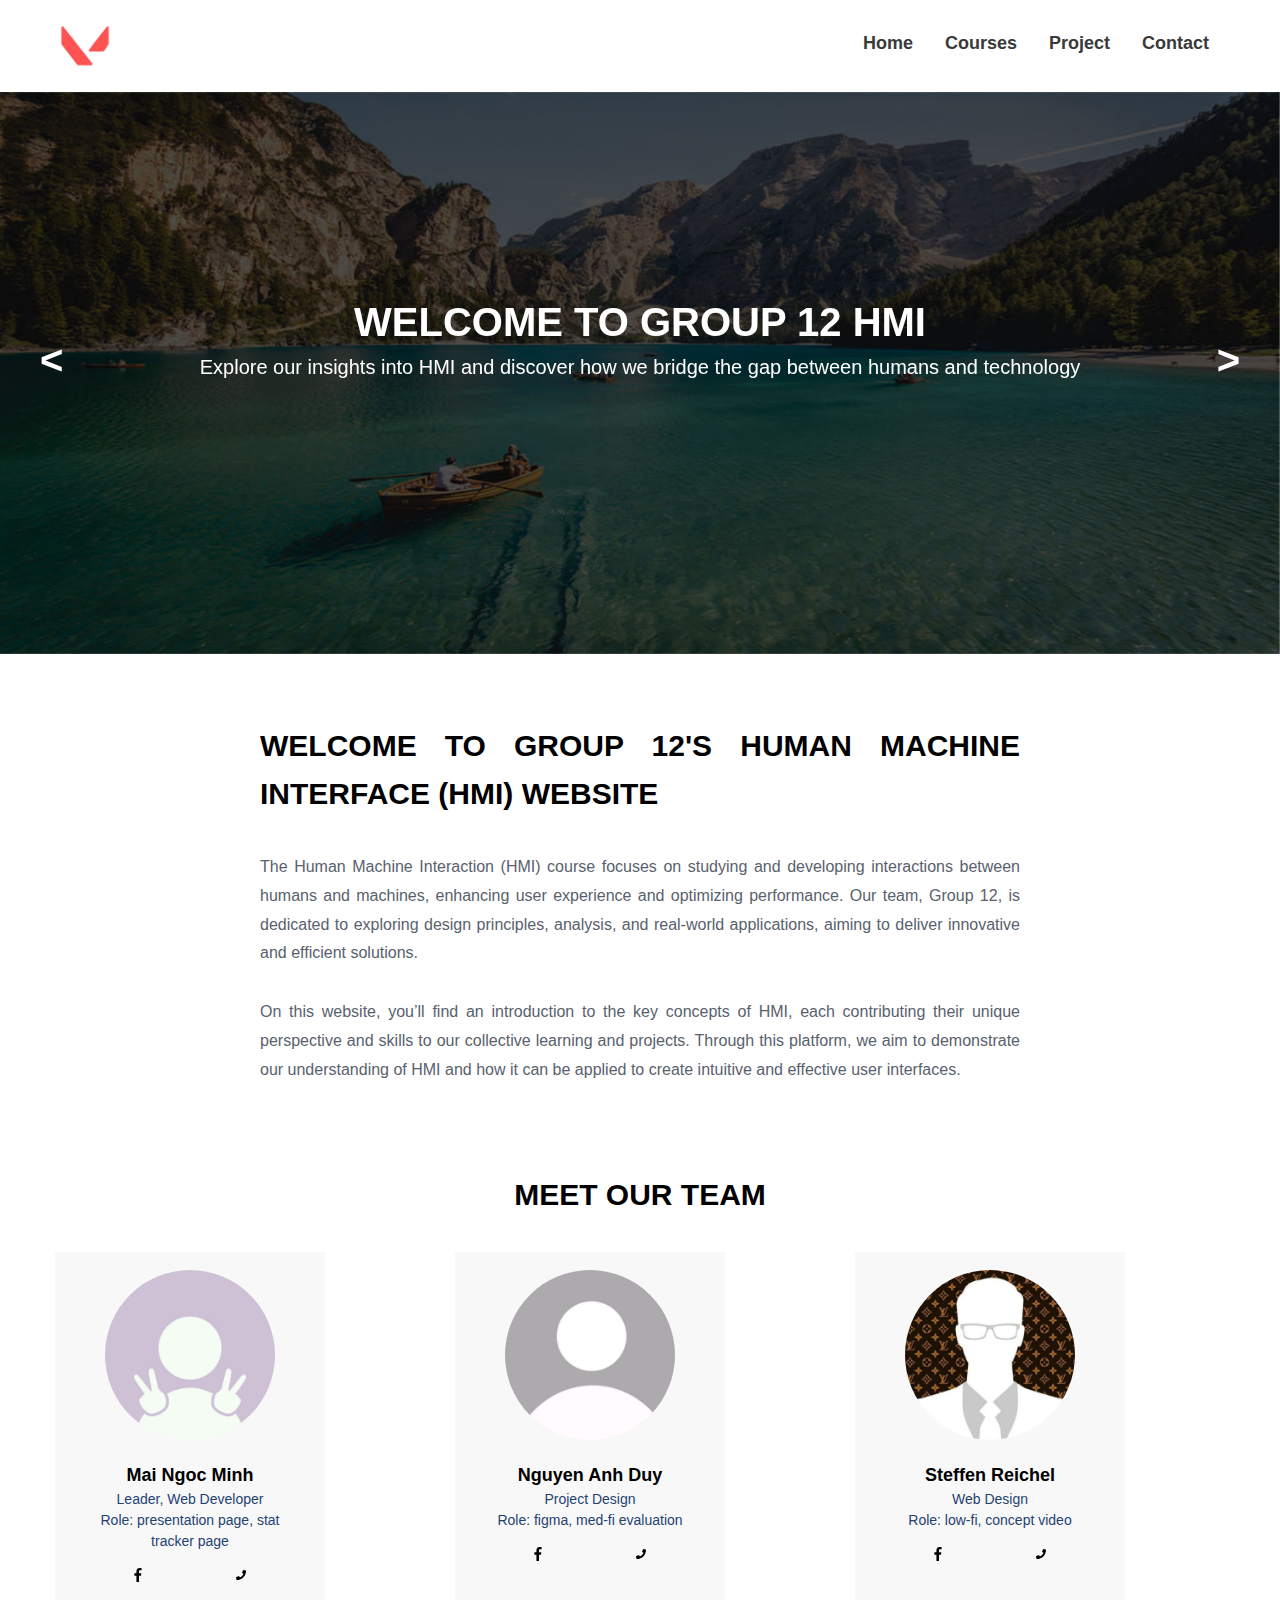
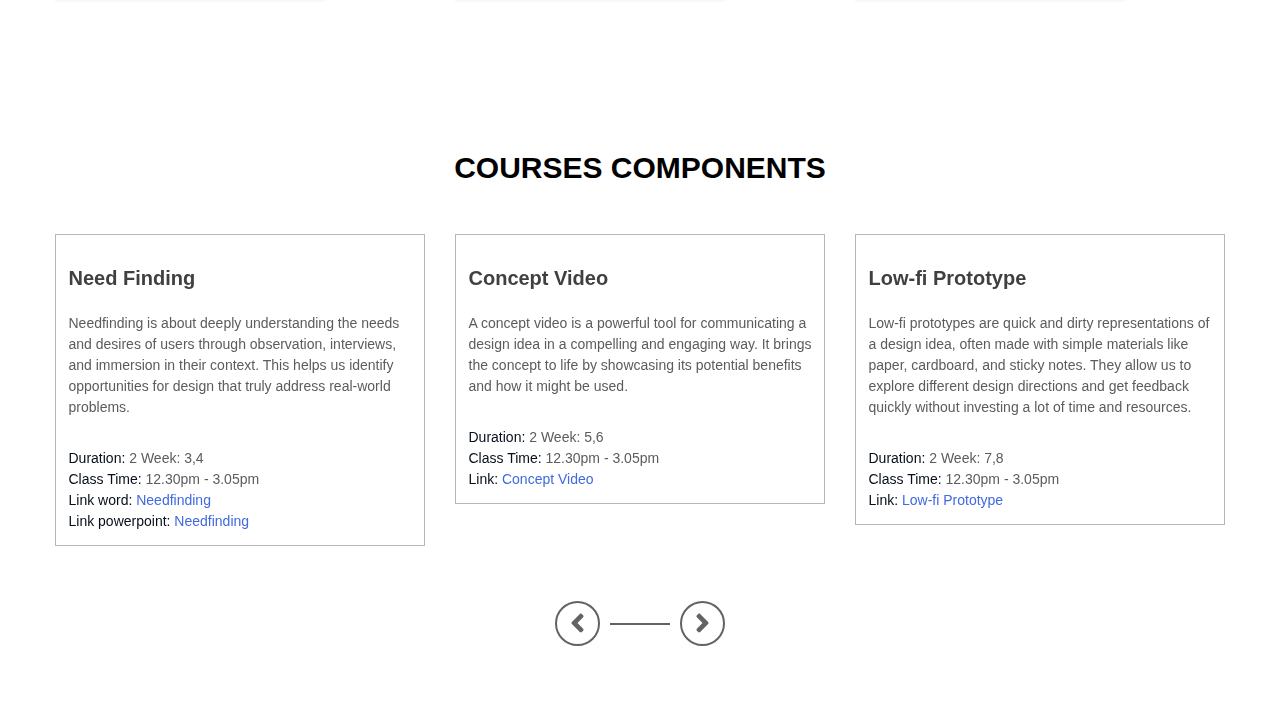
<file: index.html>
<!DOCTYPE html>
<html>
<head>
	<title>Presentation Page</title>
	<meta name="viewport" content="width=device-width">
	<meta name="viewport" content="width=device-width, initial-scale=1.0">
	<link rel="stylesheet" type="text/css" href="css/all.css">
	<link rel="stylesheet" type="text/css" href="css/all.min.css">
	<link rel="stylesheet" type="text/css" href="css/flexslider.css">
	<link rel="stylesheet" type="text/css" href="css/owl.carousel.css">
	<link rel="stylesheet" type="text/css" href="css/owl.theme.default.css">
	<link rel="stylesheet" type="text/css" href="css/jquery.rateyo.css"/>
	<link rel="stylesheet" type="text/css" href="css/jquery.mmenu.all.css" />
	<link rel="stylesheet" type="text/css" href="inner-page-style.css">
	<link rel="stylesheet" type="text/css" href="style.css">
</head>
<body itemscope itemtype="http://schema.org/AboutPage">
	<div id="page" class="site">
		<header class="site-header">
			<!-- Top header Close -->
			<div class="main-header">
				<div class="container">
					<div class="logo-wrap">
						<img src="images/logo.jpg" alt="Logo Image">
					</div>
					<div class="nav-wrap">	
						<nav class="nav-desktop">
							<ul class="menu-list">
								<li><a href="#">Home</a></li>
								<li><a href="">Courses</a></li>
								<li><a href="Final/login/index.html">Project</a></li>
								<li><a href="">Contact</a></li>
							</ul>
						</nav>
						<div id="bar">
							<i class="fas fa-bars"></i>
						</div>
						<div id="close">
							<i class="fas fa-times"></i>
						</div>
					</div>
				</div>
			</div>
		</header>
		<!-- Header Close -->
		<div class="banner">
			<div class="owl-four owl-carousel">
				<img src="images/page-banner.jpg" alt="Image of Bannner">
				<img src="images/page-banner2.jpg" alt="Image of Bannner">
				<img src="images/page-banner3.jpg" alt="Image of Bannner">
			</div>
			<div class="container">
				<h1>welcome to group 12 HMI</h1>
				<h3>Explore our insights into HMI and discover how we bridge the gap between humans and technology</h3>
			</div>
			 <div id="owl-four-nav" class="owl-nav"></div>
		</div>


		<section class="about-upper-section" itemprop="mainContentofPage">
			<div class="container">
				<article class="who-we-are">
					<h2 class="top-heading">Welcome to Group 12's Human Machine Interface (HMI) Website</h2>
					<p>The Human Machine Interaction (HMI) course focuses on studying and developing interactions between humans and machines, enhancing user experience and optimizing performance. Our team, Group 12, is dedicated to exploring design principles, analysis, and real-world applications, aiming to deliver innovative and efficient solutions.</p>
					<p>On this website, you’ll find an introduction to the key concepts of HMI, each contributing their unique perspective and skills to our collective learning and projects. Through this platform, we aim to demonstrate our understanding of HMI and how it can be applied to create intuitive and effective user interfaces.</p>
				</article>
			</div>
		</section>

		<section class="team-members" itemprop="contributor">
			<div class="container">
				<h2 class="top-heading">meet our team</h2>
				<article class="developer-grid">
					<div class="developer-wrap">
						<img src="images/avatar-trang-2.jpg" alt="developer images">
						<h3>Mai Ngoc Minh</h3>
						<p>Leader, Web Developer</p>
						<p>Role: presentation page, stat tracker page</p>
						<ul>
							<li><a href="https://www.facebook.com/MinHu64/" target="_blank"><i class="fab fa-facebook-f"></i></a></li>
							<a href="tel:+84932256317"><i class="fas fa-phone"></i></a>
						</ul>
					</div>

					<div class="developer-wrap">
						<img src="images/avatar-trang-4.jpg" alt="developer images">
						<h3>Nguyen Anh Duy</h3>
						<p>Project Design</p>
						<p>Role: figma, med-fi evaluation</p>
						<ul>
							<li><a href=""><i class="fab fa-facebook-f"></i></a></li>
							<a href="tel:+9779813639131"><i class="fas fa-phone"></i> </a>

						</ul>
					</div>

					<div class="developer-wrap">
						<img src="images/avatar-trang-34.jpg" alt="developer images">
						<h3>Steffen Reichel</h3>
						<p>Web Design</p>
						<p>Role: low-fi, concept video</p>
						<ul>
							<li><a href=""><i class="fab fa-facebook-f"></i></a></li>
							<a href="tel:+9779813639131"><i class="fas fa-phone"></i> </a>
						</ul>
					</div>
				</article>
			</div>
		</section>
		<div class="page-heading">
			<div class="container">
				<h2>courses components</h2>
			</div>
		</div>
		<!-- Popular courses End -->
		<div class="learn-courses">
			<div class="container">
				<div class="courses">
					<div class="owl-one owl-carousel">
						<div class="box-wrap" itemprop="event" itemscope itemtype="http://schema.org/Course">

							<div class="box-body" itemprop="description">
								<h1>Need Finding</h1> 
								<p>Needfinding is about deeply understanding the needs and desires of users through observation, interviews, and immersion in their context. This helps us identify opportunities for design that truly address real-world problems.</p>
								<section itemprop="time">
									<p><span>Duration:</span> 2 Week: 3,4</p>
									<p><span>Class Time:</span> 12.30pm - 3.05pm</p>
									<p><span>Link word:</span><a href="https://husteduvn.sharepoint.com/:w:/s/2024.1AC4150ETngtcngi-my-Group12/EalsXkTOMf1Amkr5JyGDh6UB7JszcQIRc61UmJyWK650Qw?e=JWBRLz"> Needfinding</a> </p>
									<p><span>Link powerpoint:</span><a href="https://husteduvn.sharepoint.com/:p:/s/2024.1AC4150ETngtcngi-my-Group12/EXx8KhWA18JHhB9O56E69ooB2ZjgjcJe-A4_EgIyjpqt7g?e=hsLoRb"> Needfinding</a> </p>
								</section>
							</div>
						</div>


						<div class="box-wrap" itemprop="event" itemscope itemtype="http://schema.org/Course">

							<div class="box-body" itemprop="description">
								<h1>Concept Video</h1> 
								<p>A concept video is a powerful tool for communicating a design idea in a compelling and engaging way. It brings the concept to life by showcasing its potential benefits and how it might be used.</p>
								<section itemprop="time">
									<p><span>Duration:</span> 2 Week: 5,6</p>
									<p><span>Class Time:</span> 12.30pm - 3.05pm</p>
									<p><span>Link:</span><a href="https://husteduvn.sharepoint.com/:v:/s/2024.1AC4150ETngtcngi-my-Group12/EbKRLvUQClxBk-l_OSY5VQwBJKAB0Psxqh1oNLZUH5zMnw?e=Hw972t"> Concept Video</a> </p>
								</section>
							</div>
						</div>

						
						<div class="box-wrap" itemprop="event" itemscope itemtype="http://schema.org/Course">
							
							<div class="box-body" itemprop="description">
								<h1>Low-fi Prototype</h1> 
								<p>Low-fi prototypes are quick and dirty representations of a design idea, often made with simple materials like paper, cardboard, and sticky notes. They allow us to explore different design directions and get feedback quickly without investing a lot of time and resources.</p>
								<section itemprop="time">
									<p><span>Duration:</span> 2 Week: 7,8</p>
									<p><span>Class Time:</span> 12.30pm - 3.05pm</p>
									<p><span>Link:</span><a href="https://husteduvn.sharepoint.com/:p:/s/2024.1AC4150ETngtcngi-my-Group12/EWGc2U_5N1VLhhvghu8NfBwB8JOD8nMHp8vVepFSBw4BjA?e=enFVFZ"> Low-fi Prototype</a> </p>
								</section>
							</div>
						</div>

						<div class="box-wrap" itemprop="event" itemscope itemtype="http://schema.org/Course">

							<div class="box-body" itemprop="description">
								<h1>Mid-fi Prototype</h1> 
								<p>Mid-fi prototypes might be created using tools like Figma or Adobe XD. They can simulate interactions, transitions, and some basic functionality, providing a more comprehensive understanding of the user experience.</p>
								<section itemprop="time">
									<p><span>Duration:</span> 2 Week: 9,10</p>
									<p><span>Class Time:</span> 12.30pm - 3.05pm</p>
									<p><span>Link:</span><a href="https://www.figma.com/design/Rt7QQP7DdUKpvAdHMkaLR3/3112?node-id=0-1&t=So2SI9jN9fXg0P7i-1"> Mid-fi Prototype</a> </p>
								</section>
							</div>
						</div>

						<div class="box-wrap" itemprop="event" itemscope itemtype="http://schema.org/Course">

							<div class="box-body" itemprop="description">
								<h1>Evaluation</h1> 
								<p>There are a variety of evaluation methods, including heuristic evaluation, usability testing, and A/B testing. The choice of method depends on the specific goals of the evaluation and the stage of the design process.</p>
								<section itemprop="time">
									<p><span>Duration:</span> 2 Week: 11,12</p>
									<p><span>Class Time:</span> 12.30pm - 3.05pm</p>
									<p><span>Link:</span><a href="https://husteduvn.sharepoint.com/:w:/s/2024.1AC4150ETngtcngi-my-Group12/EQdtAHWKh_JHoxxzwmxoizsBVVVGHoxkF9-mYl1XLGS9tA?e=IEarZf"> Evaluation (Duy)</a> </p>
									<p><span>Link:</span><a href="https://husteduvn.sharepoint.com/:w:/s/2024.1AC4150ETngtcngi-my-Group12/EcB6ZaSTQmRPqXi79ZbYwDgB4E7DXmWAjPpqLu9OPP0qnQ?e=WP8Q1A"> Evaluation (Minh)</a> </p>

								</section>
							</div>
						</div>

						<div class="box-wrap" itemprop="event" itemscope itemtype="http://schema.org/Course">

							<div class="box-body" itemprop="description">
								<h1>Final</h1> 
								<section itemprop="time">
									<p><a href="https://www.figma.com/design/Rt7QQP7DdUKpvAdHMkaLR3/3112?node-id=0-1&t=So2SI9jN9fXg0P7i-1"> Figma</a> </p>
									<p><a href="https://husteduvn.sharepoint.com/:f:/s/2024.1AC4150ETngtcngi-my-Group12/EoNSH3dxegZAktLR0A0xbg8BKCs2T0YYV1RpuFdHkMVJyg?e=mvjMOb"> Report</a> </p>
									<p><a href="https://husteduvn.sharepoint.com/:f:/s/2024.1AC4150ETngtcngi-my-Group12/EoNSH3dxegZAktLR0A0xbg8BKCs2T0YYV1RpuFdHkMVJyg?e=mvjMOb"> Slide</a> </p>
									<p>Project page: click to "project" button above </p>

								</section>
							</div>
						</div>
					</div>
				</div>
			</div>
		</div>
	<script type="text/javascript" src="js/jquery-3.3.1.min.js"></script>
	<script type="text/javascript" src="js/lightbox.js"></script>
	<script type="text/javascript" src="js/all.js"></script>
	<script type="text/javascript" src="js/isotope.pkgd.min.js"></script>
	<script type="text/javascript" src="js/owl.carousel.js"></script>
	<script type="text/javascript" src="js/jquery.flexslider.js"></script>
	<script type="text/javascript" src="js/jquery.rateyo.js"></script>
	<script type="text/javascript" src="js/jquery.mmenu.all.js"></script>
	<script type="text/javascript" src="js/custom.js"></script>
</body>
</html>
</file>
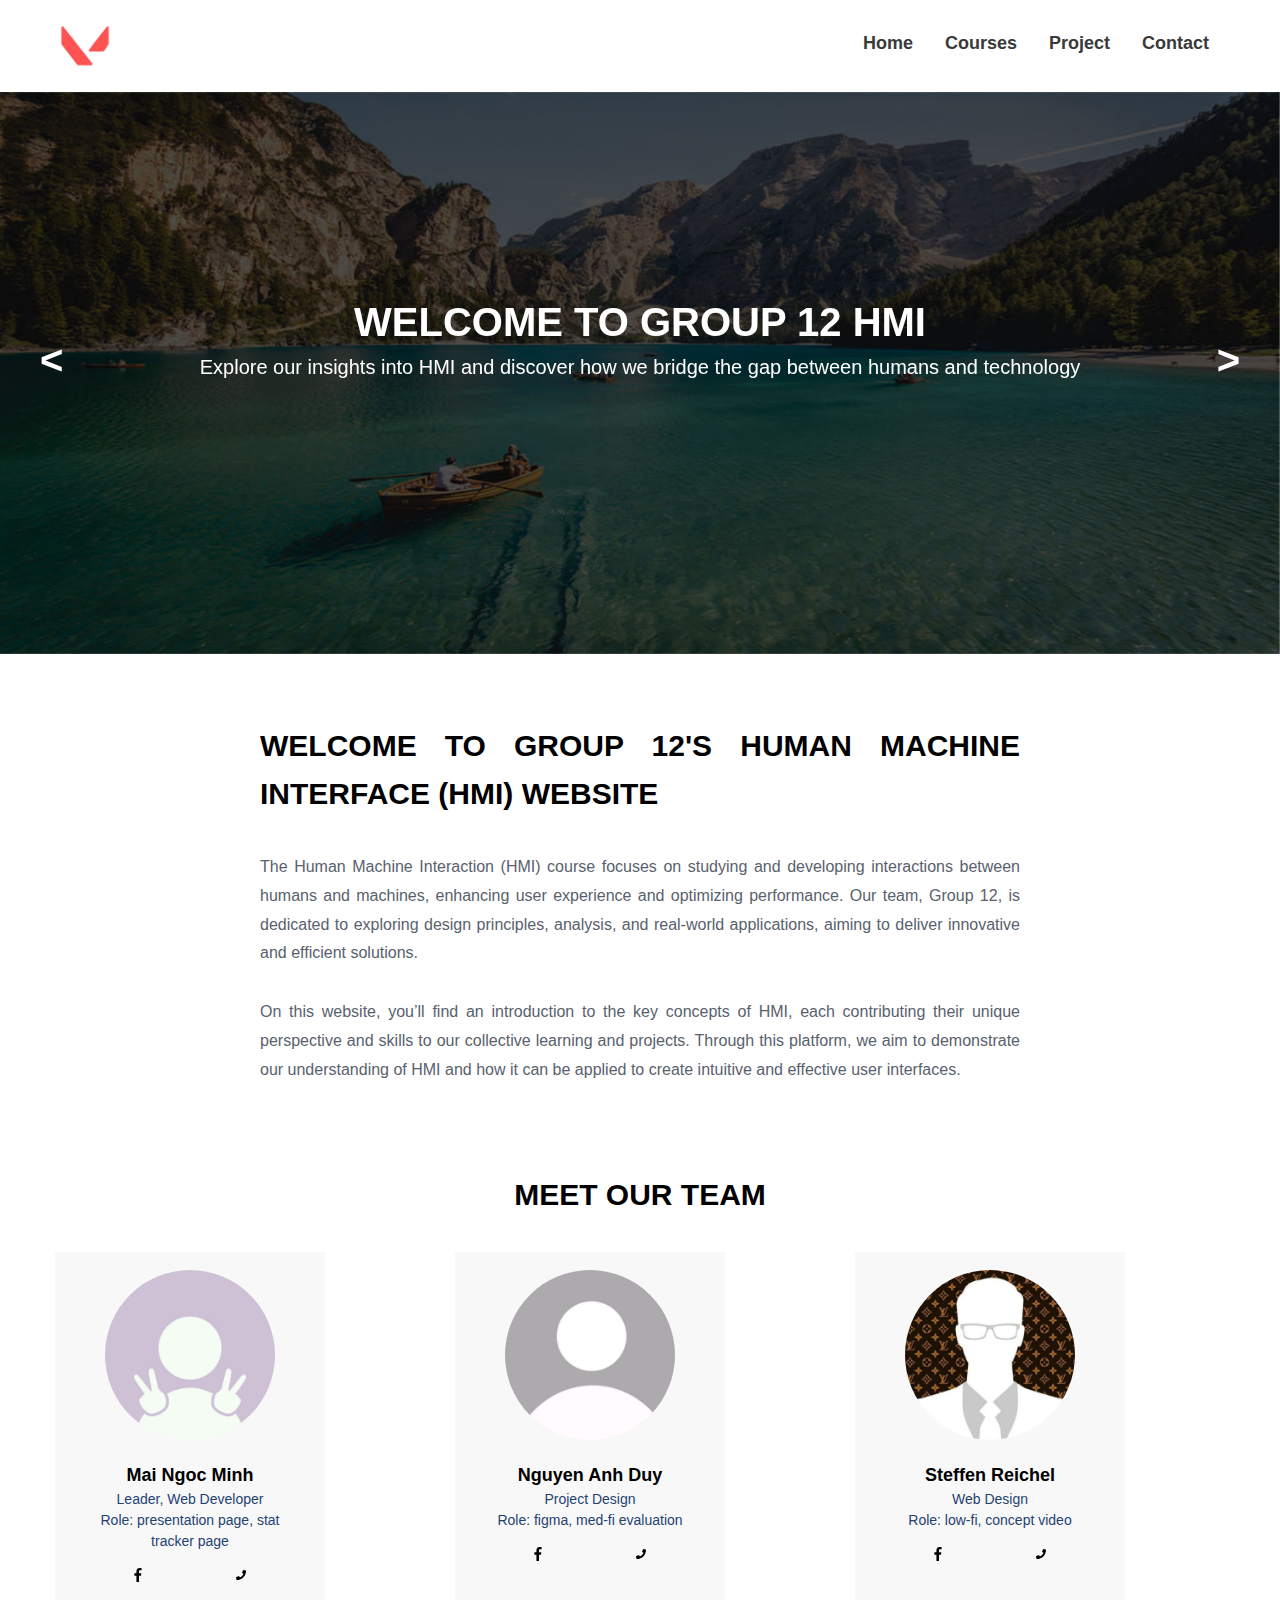
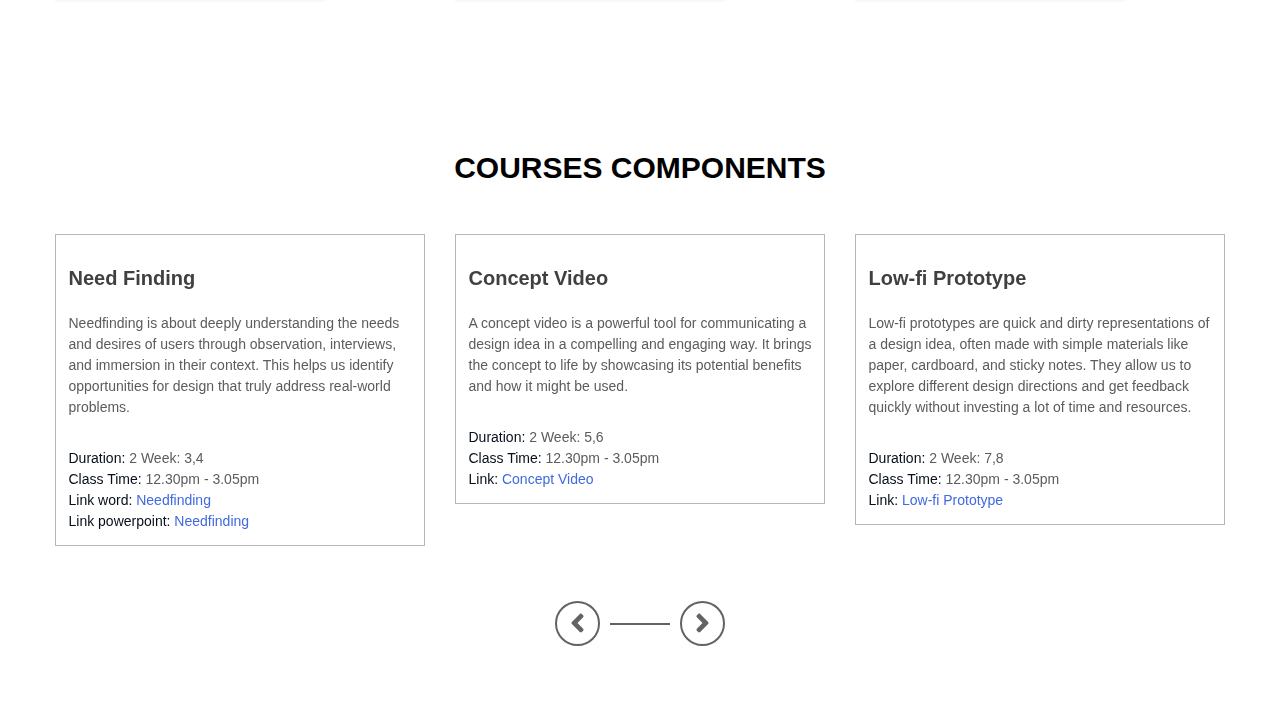
<file: Presentation Page/index.html>
<!DOCTYPE html>
<html>
<head>
	<title>Presentation Page</title>
	<meta name="viewport" content="width=device-width">
	<meta name="viewport" content="width=device-width, initial-scale=1.0">
	<link rel="stylesheet" type="text/css" href="css/all.css">
	<link rel="stylesheet" type="text/css" href="css/all.min.css">
	<link rel="stylesheet" type="text/css" href="css/flexslider.css">
	<link rel="stylesheet" type="text/css" href="css/owl.carousel.css">
	<link rel="stylesheet" type="text/css" href="css/owl.theme.default.css">
	<link rel="stylesheet" type="text/css" href="css/jquery.rateyo.css"/>
	<link rel="stylesheet" type="text/css" href="css/jquery.mmenu.all.css" />
	<link rel="stylesheet" type="text/css" href="inner-page-style.css">
	<link rel="stylesheet" type="text/css" href="style.css">
</head>
<body itemscope itemtype="http://schema.org/AboutPage">
	<div id="page" class="site">
		<header class="site-header">
			<!-- Top header Close -->
			<div class="main-header">
				<div class="container">
					<div class="logo-wrap">
						<img src="images/logo.jpg" alt="Logo Image">
					</div>
					<div class="nav-wrap">	
						<nav class="nav-desktop">
							<ul class="menu-list">
								<li><a href="#">Home</a></li>
								<li><a href="">Courses</a></li>
								<li><a href="../Presentation Page/Final/login/index.html">Project</a></li>
								<li><a href="">Contact</a></li>
							</ul>
						</nav>
						<div id="bar">
							<i class="fas fa-bars"></i>
						</div>
						<div id="close">
							<i class="fas fa-times"></i>
						</div>
					</div>
				</div>
			</div>
		</header>
		<!-- Header Close -->
		<div class="banner">
			<div class="owl-four owl-carousel">
				<img src="images/page-banner.jpg" alt="Image of Bannner">
				<img src="images/page-banner2.jpg" alt="Image of Bannner">
				<img src="images/page-banner3.jpg" alt="Image of Bannner">
			</div>
			<div class="container">
				<h1>welcome to group 12 HMI</h1>
				<h3>Explore our insights into HMI and discover how we bridge the gap between humans and technology</h3>
			</div>
			 <div id="owl-four-nav" class="owl-nav"></div>
		</div>


		<section class="about-upper-section" itemprop="mainContentofPage">
			<div class="container">
				<article class="who-we-are">
					<h2 class="top-heading">Welcome to Group 12's Human Machine Interface (HMI) Website</h2>
					<p>The Human Machine Interaction (HMI) course focuses on studying and developing interactions between humans and machines, enhancing user experience and optimizing performance. Our team, Group 12, is dedicated to exploring design principles, analysis, and real-world applications, aiming to deliver innovative and efficient solutions.</p>
					<p>On this website, you’ll find an introduction to the key concepts of HMI, each contributing their unique perspective and skills to our collective learning and projects. Through this platform, we aim to demonstrate our understanding of HMI and how it can be applied to create intuitive and effective user interfaces.</p>
				</article>
			</div>
		</section>

		<section class="team-members" itemprop="contributor">
			<div class="container">
				<h2 class="top-heading">meet our team</h2>
				<article class="developer-grid">
					<div class="developer-wrap">
						<img src="images/avatar-trang-2.jpg" alt="developer images">
						<h3>Mai Ngoc Minh</h3>
						<p>Leader, Web Developer</p>
						<p>Role: presentation page, stat tracker page</p>
						<ul>
							<li><a href="https://www.facebook.com/MinHu64/" target="_blank"><i class="fab fa-facebook-f"></i></a></li>
							<a href="tel:+84932256317"><i class="fas fa-phone"></i></a>
						</ul>
					</div>

					<div class="developer-wrap">
						<img src="images/avatar-trang-4.jpg" alt="developer images">
						<h3>Nguyen Anh Duy</h3>
						<p>Project Design</p>
						<p>Role: figma, med-fi evaluation</p>
						<ul>
							<li><a href=""><i class="fab fa-facebook-f"></i></a></li>
							<a href="tel:+9779813639131"><i class="fas fa-phone"></i> </a>

						</ul>
					</div>

					<div class="developer-wrap">
						<img src="images/avatar-trang-34.jpg" alt="developer images">
						<h3>Steffen Reichel</h3>
						<p>Web Design</p>
						<p>Role: low-fi, concept video</p>
						<ul>
							<li><a href=""><i class="fab fa-facebook-f"></i></a></li>
							<a href="tel:+9779813639131"><i class="fas fa-phone"></i> </a>
						</ul>
					</div>
				</article>
			</div>
		</section>
		<div class="page-heading">
			<div class="container">
				<h2>courses components</h2>
			</div>
		</div>
		<!-- Popular courses End -->
		<div class="learn-courses">
			<div class="container">
				<div class="courses">
					<div class="owl-one owl-carousel">
						<div class="box-wrap" itemprop="event" itemscope itemtype="http://schema.org/Course">

							<div class="box-body" itemprop="description">
								<h1>Need Finding</h1> 
								<p>Needfinding is about deeply understanding the needs and desires of users through observation, interviews, and immersion in their context. This helps us identify opportunities for design that truly address real-world problems.</p>
								<section itemprop="time">
									<p><span>Duration:</span> 2 Week: 3,4</p>
									<p><span>Class Time:</span> 12.30pm - 3.05pm</p>
									<p><span>Link word:</span><a href="https://husteduvn.sharepoint.com/:w:/s/2024.1AC4150ETngtcngi-my-Group12/EalsXkTOMf1Amkr5JyGDh6UB7JszcQIRc61UmJyWK650Qw?e=JWBRLz"> Needfinding</a> </p>
									<p><span>Link powerpoint:</span><a href="https://husteduvn.sharepoint.com/:p:/s/2024.1AC4150ETngtcngi-my-Group12/EXx8KhWA18JHhB9O56E69ooB2ZjgjcJe-A4_EgIyjpqt7g?e=hsLoRb"> Needfinding</a> </p>
								</section>
							</div>
						</div>


						<div class="box-wrap" itemprop="event" itemscope itemtype="http://schema.org/Course">

							<div class="box-body" itemprop="description">
								<h1>Concept Video</h1> 
								<p>A concept video is a powerful tool for communicating a design idea in a compelling and engaging way. It brings the concept to life by showcasing its potential benefits and how it might be used.</p>
								<section itemprop="time">
									<p><span>Duration:</span> 2 Week: 5,6</p>
									<p><span>Class Time:</span> 12.30pm - 3.05pm</p>
									<p><span>Link:</span><a href="https://husteduvn.sharepoint.com/:v:/s/2024.1AC4150ETngtcngi-my-Group12/EbKRLvUQClxBk-l_OSY5VQwBJKAB0Psxqh1oNLZUH5zMnw?e=Hw972t"> Concept Video</a> </p>
								</section>
							</div>
						</div>

						
						<div class="box-wrap" itemprop="event" itemscope itemtype="http://schema.org/Course">
							
							<div class="box-body" itemprop="description">
								<h1>Low-fi Prototype</h1> 
								<p>Low-fi prototypes are quick and dirty representations of a design idea, often made with simple materials like paper, cardboard, and sticky notes. They allow us to explore different design directions and get feedback quickly without investing a lot of time and resources.</p>
								<section itemprop="time">
									<p><span>Duration:</span> 2 Week: 7,8</p>
									<p><span>Class Time:</span> 12.30pm - 3.05pm</p>
									<p><span>Link:</span><a href="https://husteduvn.sharepoint.com/:p:/s/2024.1AC4150ETngtcngi-my-Group12/EWGc2U_5N1VLhhvghu8NfBwB8JOD8nMHp8vVepFSBw4BjA?e=enFVFZ"> Low-fi Prototype</a> </p>
								</section>
							</div>
						</div>

						<div class="box-wrap" itemprop="event" itemscope itemtype="http://schema.org/Course">

							<div class="box-body" itemprop="description">
								<h1>Mid-fi Prototype</h1> 
								<p>Mid-fi prototypes might be created using tools like Figma or Adobe XD. They can simulate interactions, transitions, and some basic functionality, providing a more comprehensive understanding of the user experience.</p>
								<section itemprop="time">
									<p><span>Duration:</span> 2 Week: 9,10</p>
									<p><span>Class Time:</span> 12.30pm - 3.05pm</p>
									<p><span>Link:</span><a href="https://www.figma.com/design/Rt7QQP7DdUKpvAdHMkaLR3/3112?node-id=0-1&p=f&t=sP2Tb6Kq5PqAkAjp-0"> Mid-fi Prototype</a> </p>
								</section>
							</div>
						</div>

						<div class="box-wrap" itemprop="event" itemscope itemtype="http://schema.org/Course">

							<div class="box-body" itemprop="description">
								<h1>Evaluation</h1> 
								<p>There are a variety of evaluation methods, including heuristic evaluation, usability testing, and A/B testing. The choice of method depends on the specific goals of the evaluation and the stage of the design process.</p>
								<section itemprop="time">
									<p><span>Duration:</span> 2 Week: 11,12</p>
									<p><span>Class Time:</span> 12.30pm - 3.05pm</p>
									<p><span>Link:</span><a href="https://husteduvn.sharepoint.com/:w:/s/2024.1AC4150ETngtcngi-my-Group12/EQdtAHWKh_JHoxxzwmxoizsBVVVGHoxkF9-mYl1XLGS9tA?e=IEarZf"> Evaluation (Duy)</a> </p>
									<p><span>Link:</span><a href="https://husteduvn.sharepoint.com/:w:/s/2024.1AC4150ETngtcngi-my-Group12/EcB6ZaSTQmRPqXi79ZbYwDgB4E7DXmWAjPpqLu9OPP0qnQ?e=WP8Q1A"> Evaluation (Minh)</a> </p>

								</section>
							</div>
						</div>

						<div class="box-wrap" itemprop="event" itemscope itemtype="http://schema.org/Course">

							<div class="box-body" itemprop="description">
								<h1>Final</h1> 
								<section itemprop="time">
									<p><a href="https://www.figma.com/design/Rt7QQP7DdUKpvAdHMkaLR3/3112?node-id=0-1&p=f&t=sP2Tb6Kq5PqAkAjp-0"> Figma</a> </p>
									<p><a href="https://husteduvn.sharepoint.com/:f:/s/2024.1AC4150ETngtcngi-my-Group12/EoNSH3dxegZAktLR0A0xbg8BKCs2T0YYV1RpuFdHkMVJyg?e=mvjMOb"> Report</a> </p>
									<p><a href="https://husteduvn.sharepoint.com/:f:/s/2024.1AC4150ETngtcngi-my-Group12/EoNSH3dxegZAktLR0A0xbg8BKCs2T0YYV1RpuFdHkMVJyg?e=mvjMOb"> Slide</a> </p>
								</section>
							</div>
						</div>
					</div>
				</div>
			</div>
		</div>
	<script type="text/javascript" src="js/jquery-3.3.1.min.js"></script>
	<script type="text/javascript" src="js/lightbox.js"></script>
	<script type="text/javascript" src="js/all.js"></script>
	<script type="text/javascript" src="js/isotope.pkgd.min.js"></script>
	<script type="text/javascript" src="js/owl.carousel.js"></script>
	<script type="text/javascript" src="js/jquery.flexslider.js"></script>
	<script type="text/javascript" src="js/jquery.rateyo.js"></script>
	<script type="text/javascript" src="js/jquery.mmenu.all.js"></script>
	<script type="text/javascript" src="js/custom.js"></script>
</body>
</html>
</file>
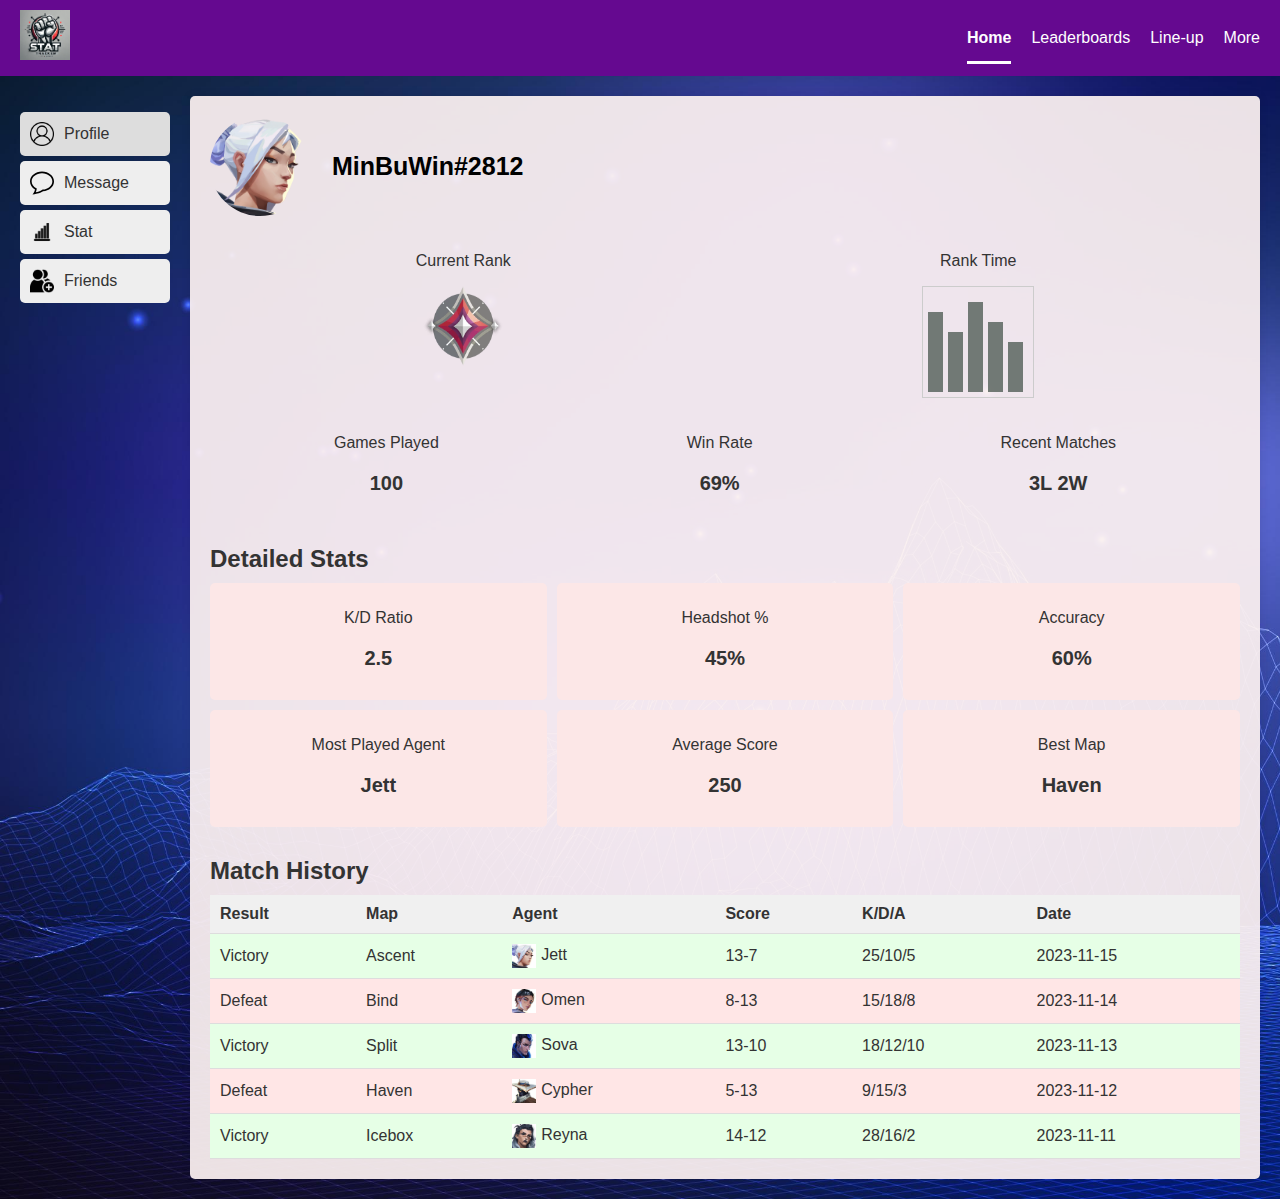
<file: Final/home/index.html>
<!DOCTYPE html>
<html>
<head>
    <title>Game Tracker</title>
    <link rel="stylesheet" href="style.css">
</head>
<body>
    <div class="header">
        <div class="logo">
            <img src="image/logo.png" alt="Logo"> 
        </div>
        <ul class="navbar">
            <li><a href="index.html" class="active">Home</a></li>
            <li><a href="leaderboards.html">Leaderboards</a></li>
            <li><a href="lineup.html">Line-up</a></li>
            <li><a href="more.html">More</a></li>
        </ul>
    </div>

    <div class="main-content">
        <div class="sidebar">
            <ul>
                <li><a href="#profile" class="active-section"><img src="image/profile_icon.png" alt="Profile Icon"> Profile</a></li>
                <li><a href="#message"><img src="image/message.svg" alt="Message Icon"> Message</a></li>
                <li><a href="#stat"><img src="image/stat.png" alt="Stat Icon"> Stat</a></li>
                <li><a href="#friends" id="friends-link"><img src="image/add_friend.png" alt="Friends Icon"> Friends</a></li>
            </ul>
        </div>
        <div class="player-info">
            <div class="profile-header">
                <img src="image/profile_avt.webp" alt="Profile Picture" class="profile-picture">
                <input type="text" class="player-name" value="MinBuWin#2812" readonly>
            </div>
            <div class="stats-overview">
                <div class="stat-box">
                    <p>Current Rank</p>
                    <img src="image/rank_icon.webp" alt="Rank Icon" class="rank-icon">
                </div>
                <div class="stat-box">
                    <p>Rank Time</p>
                    <div class="rank-time-graph">
                        <div class="bar" style="height: 80%;"></div>
                        <div class="bar" style="height: 60%;"></div>
                        <div class="bar" style="height: 90%;"></div>
                        <div class="bar" style="height: 70%;"></div>
                        <div class="bar" style="height: 50%;"></div>
                    </div>
                </div>
            </div>
            <div class="stats-details">
                <div class="stat-detail-box">
                    <p>Games Played</p>
                    <p class="stat-value">100</p>
                </div>
                <div class="stat-detail-box">
                    <p>Win Rate</p>
                    <p class="stat-value">69%</p>
                </div>
                <div class="stat-detail-box">
                    <p>Recent Matches</p>
                    <p class="stat-value">3L 2W</p>
                </div>
            </div>
            <div class="detailed-stats">
                <h2>Detailed Stats</h2>
                <div class="detailed-stats-grid">
                    <div class="detailed-stat-item">
                        <p>K/D Ratio</p>
                        <p class="stat-value">2.5</p>
                    </div>
                    <div class="detailed-stat-item">
                        <p>Headshot %</p>
                        <p class="stat-value">45%</p>
                    </div>
                    <div class="detailed-stat-item">
                        <p>Accuracy</p>
                        <p class="stat-value">60%</p>
                    </div>
                    <div class="detailed-stat-item">
                        <p>Most Played Agent</p>
                        <p class="stat-value">Jett</p>
                    </div>
                    <div class="detailed-stat-item">
                        <p>Average Score</p>
                        <p class="stat-value">250</p>
                    </div>
                    <div class="detailed-stat-item">
                        <p>Best Map</p>
                        <p class="stat-value">Haven</p>
                    </div>
                </div>
            </div>

            <div class="match-history">
                <h2>Match History</h2>
                <table class="match-history-table">
                    <thead>
                        <tr>
                            <th>Result</th>
                            <th>Map</th>
                            <th>Agent</th>
                            <th>Score</th>
                            <th>K/D/A</th>
                            <th>Date</th>
                        </tr>
                    </thead>
                    <tbody>
                        <tr class="win">
                            <td>Victory</td>
                            <td>Ascent</td>
                            <td><img src="image/jett.jpg" alt="Jett" class="agent-icon">Jett</td>
                            <td>13-7</td>
                            <td>25/10/5</td>
                            <td>2023-11-15</td>
                        </tr>
                        <tr class="loss">
                            <td>Defeat</td>
                            <td>Bind</td>
                            <td><img src="image/clove.jpg" alt="Clove" class="agent-icon">Omen</td>
                            <td>8-13</td>
                            <td>15/18/8</td>
                            <td>2023-11-14</td>
                        </tr>
                        <tr class="win">
                            <td>Victory</td>
                            <td>Split</td>
                            <td><img src="image/yoru.jpg" alt="Yoru" class="agent-icon">Sova</td>
                            <td>13-10</td>
                            <td>18/12/10</td>
                            <td>2023-11-13</td>
                        </tr>
                        <tr class="loss">
                            <td>Defeat</td>
                            <td>Haven</td>
                            <td><img src="image/cypher.jpg" alt="Cypher" class="agent-icon">Cypher</td>
                            <td>5-13</td>
                            <td>9/15/3</td>
                            <td>2023-11-12</td>
                        </tr>
                        <tr class="win">
                            <td>Victory</td>
                            <td>Icebox</td>
                            <td><img src="image/fade.jpg" alt="Fade" class="agent-icon">Reyna</td>
                            <td>14-12</td>
                            <td>28/16/2</td>
                            <td>2023-11-11</td>
                        </tr>
                    </tbody>
                </table>
            </div>

            <div class="friends-section" style="display: none;">
                <div class="friend-list">
                    <h2>Friend List</h2>
                    <ul class="friend-list-ul">
                        <li>
                            <span class="friend-status online"></span>
                            <span class="friend-name">Thảo</span>
                            <span class="friend-id">#2345</span>
                            <span class="friend-region">Same Region</span>
                        </li>
                        <li>
                            <span class="friend-status online"></span>
                            <span class="friend-name">Minh</span>
                            <span class="friend-id">#2812</span>
                            <span class="friend-region">Same Region</span>
                        </li>
                        <li>
                            <span class="friend-status offline"></span>
                            <span class="friend-name">Linh</span>
                            <span class="friend-id">#1111</span>
                            <span class="friend-region">Same Region</span>
                        </li>
                        <li>
                            <span class="friend-status offline"></span>
                            <span class="friend-name">Trang</span>
                            <span class="friend-id">#1234</span>
                            <span class="friend-region">Same Region</span>
                        </li>
                    </ul>
                </div>
    
                <div class="add-friend">
                    <h2>Add Friend</h2>
                    <div class="search-box">
                        <input type="text" placeholder="Look your GameID" class="search-input">
                        <button class="search-button">
                        </button>
                    </div>
                    <div class="search-results">
                        <p>Search Results:</p>
                        <ul class="search-results-ul">
                            <li>
                                <span class="friend-name">Minh</span>
                                <span class="friend-id">#2322</span>
                                <button class="add-friend-button">Add to friendlist</button>
                            </li>
                        </ul>
                    </div>
                </div>
            </div>
        </div>
    </div>
    <script src="script.js"></script>
</body>
</html>
</file>
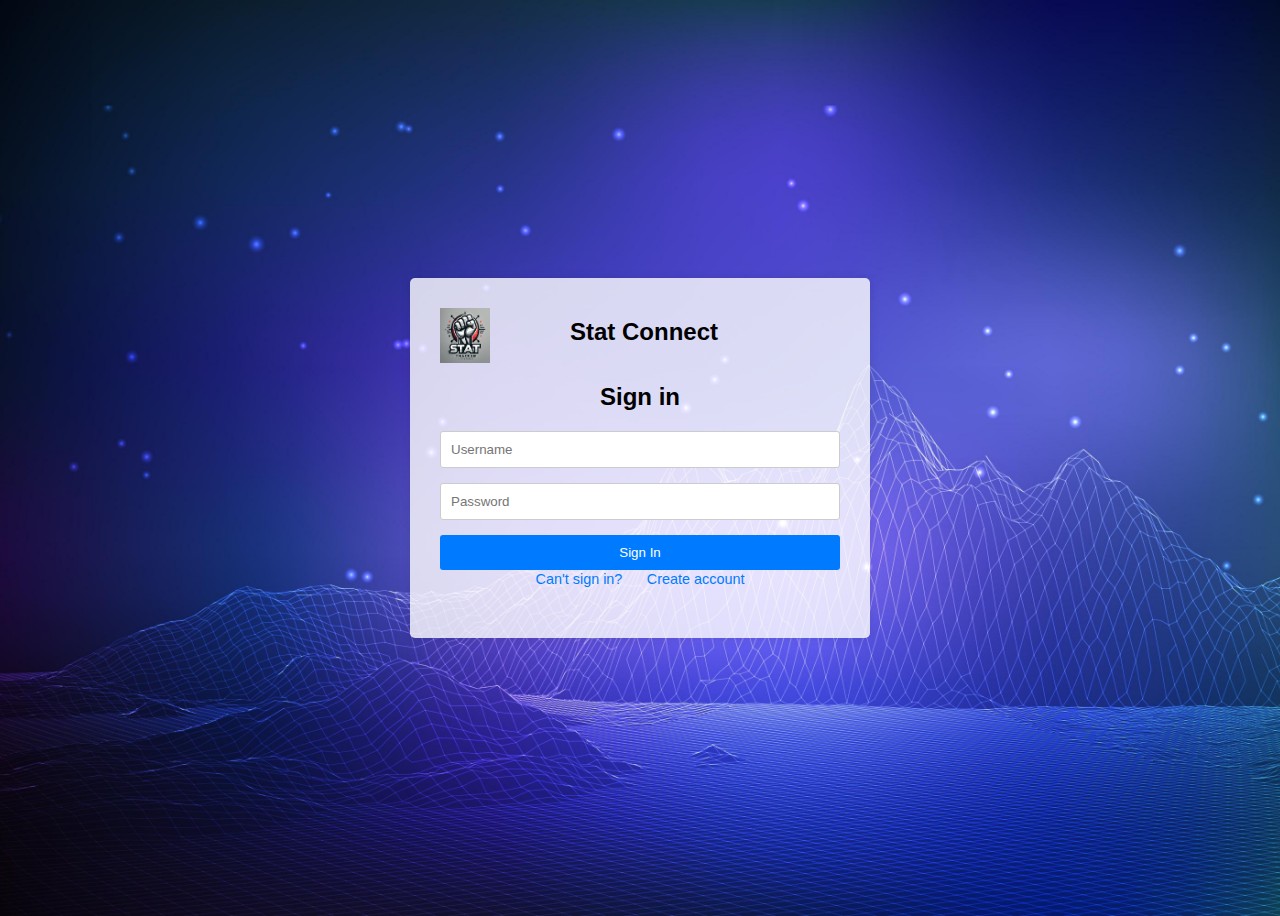
<file: Final/login/index.html>
<!DOCTYPE html>
<html>
<head>
    <title>Stat Connect - Sign In / Sign Up</title>
    <link rel="stylesheet" type="text/css" href="style.css">
</head>
<body>
    <div class="container">
        <div class="logo">
            <img src="image/logo.png" alt="Stat Connect Logo">
            <h1>Stat Connect</h1> 
        </div>

        <div class="form-container" id="signin-form">
            <h2>Sign in</h2>
            <form>
                <input type="text" id="username" placeholder="Username">
                <input type="password" id="password" placeholder="Password">
                <button type="submit" class="signin-btn" onclick="redirectToHome(event)">Sign In</button>
            </form>
            <div class="form-links">
                <a href="#" id="forgot-password">Can't sign in?</a>
                <a href="#" id="create-account-link">Create account</a>
            </div>
        </div>

        <div class="form-container" id="signup-form" style="display: none;">
            <h2>Sign up</h2>
            <form>
                <input type="text" id="new-username" placeholder="Username">
                <input type="email" id="email" placeholder="Email">
                <input type="password" id="new-password" placeholder="Password">
                <input type="password" id="confirm-password" placeholder="Confirm Password">
                <button type="submit" class="signup-btn">Sign Up</button>
            </form>
            <div class="form-links">
                <a href="#" id="signin-link">Already have an account? Sign in</a>
            </div>
        </div>
    </div>

    <script src="script.js"></script>
</body>
</html>
</file>
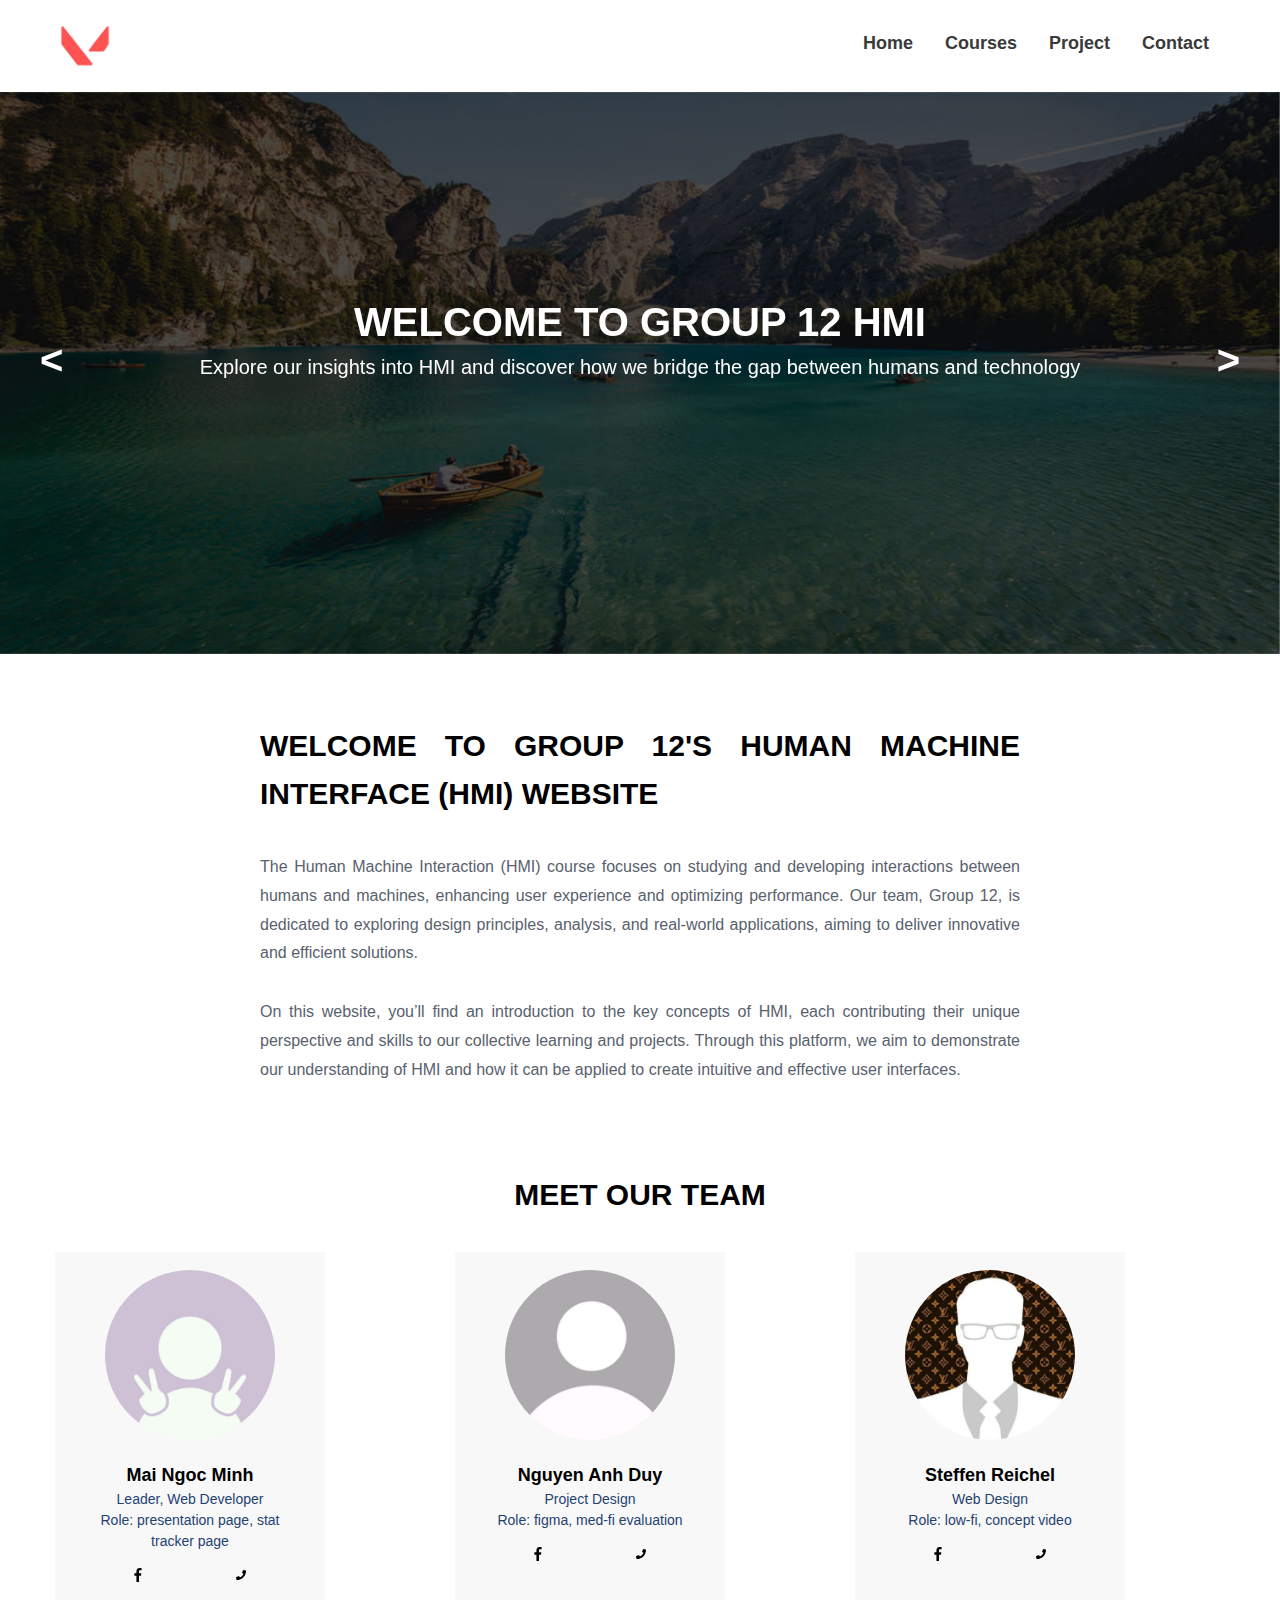
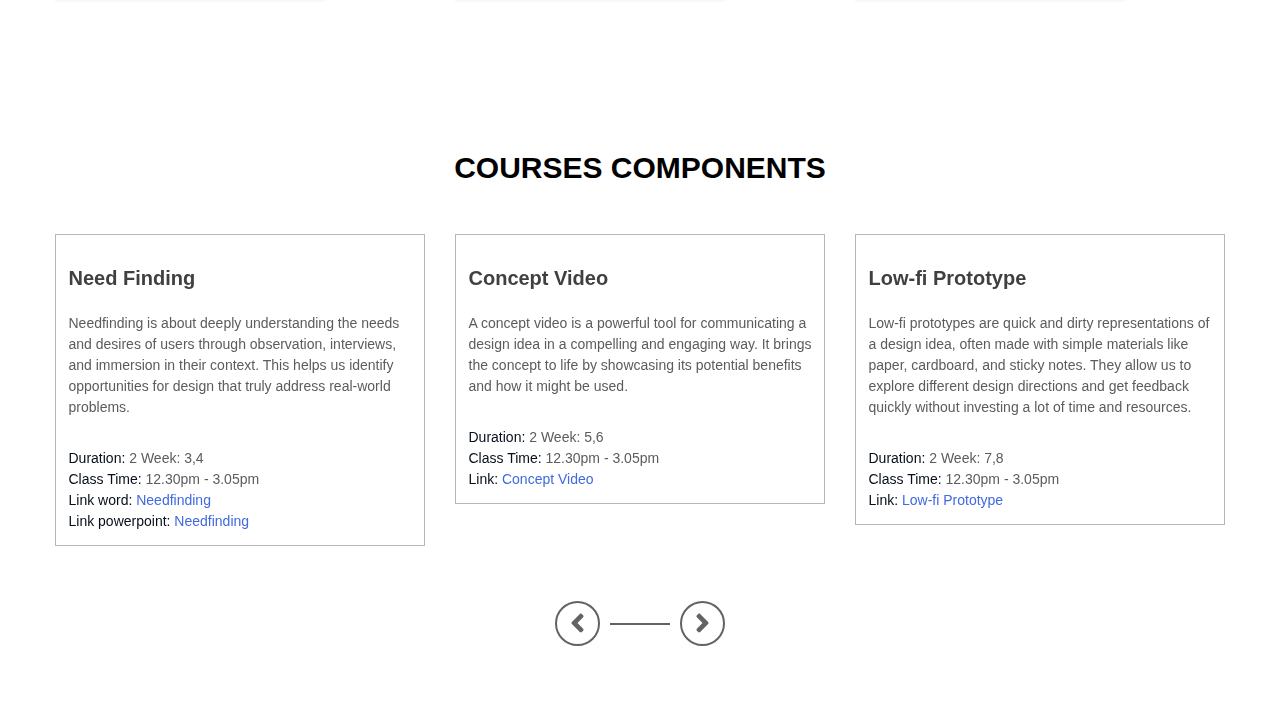
<file: Presentation Page/about.html>
<!DOCTYPE html>
<html>
<head>
	<title>Presentation Page</title>
	<meta name="viewport" content="width=device-width">
	<meta name="viewport" content="width=device-width, initial-scale=1.0">
	<link rel="stylesheet" type="text/css" href="css/all.css">
	<link rel="stylesheet" type="text/css" href="css/all.min.css">
	<link rel="stylesheet" type="text/css" href="css/flexslider.css">
	<link rel="stylesheet" type="text/css" href="css/owl.carousel.css">
	<link rel="stylesheet" type="text/css" href="css/owl.theme.default.css">
	<link rel="stylesheet" type="text/css" href="css/jquery.rateyo.css"/>
	<link rel="stylesheet" type="text/css" href="css/jquery.mmenu.all.css" />
	<link rel="stylesheet" type="text/css" href="inner-page-style.css">
	<link rel="stylesheet" type="text/css" href="style.css">
</head>
<body itemscope itemtype="http://schema.org/AboutPage">
	<div id="page" class="site">
		<header class="site-header">
			<!-- Top header Close -->
			<div class="main-header">
				<div class="container">
					<div class="logo-wrap">
						<img src="images/logo.jpg" alt="Logo Image">
					</div>
					<div class="nav-wrap">	
						<nav class="nav-desktop">
							<ul class="menu-list">
								<li><a href="#">Home</a></li>
								<li><a href="">Courses</a></li>
								<li><a href="../final/login/index.html">Project</a></li>
								<li><a href="">Contact</a></li>
							</ul>
						</nav>
						<div id="bar">
							<i class="fas fa-bars"></i>
						</div>
						<div id="close">
							<i class="fas fa-times"></i>
						</div>
					</div>
				</div>
			</div>
		</header>
		<!-- Header Close -->
		<div class="banner">
			<div class="owl-four owl-carousel">
				<img src="images/page-banner.jpg" alt="Image of Bannner">
				<img src="images/page-banner2.jpg" alt="Image of Bannner">
				<img src="images/page-banner3.jpg" alt="Image of Bannner">
			</div>
			<div class="container">
				<h1>welcome to group 12 HMI</h1>
				<h3>Explore our insights into HMI and discover how we bridge the gap between humans and technology</h3>
			</div>
			 <div id="owl-four-nav" class="owl-nav"></div>
		</div>


		<section class="about-upper-section" itemprop="mainContentofPage">
			<div class="container">
				<article class="who-we-are">
					<h2 class="top-heading">Welcome to Group 12's Human Machine Interface (HMI) Website</h2>
					<p>The Human Machine Interaction (HMI) course focuses on studying and developing interactions between humans and machines, enhancing user experience and optimizing performance. Our team, Group 12, is dedicated to exploring design principles, analysis, and real-world applications, aiming to deliver innovative and efficient solutions.</p>
					<p>On this website, you’ll find an introduction to the key concepts of HMI, each contributing their unique perspective and skills to our collective learning and projects. Through this platform, we aim to demonstrate our understanding of HMI and how it can be applied to create intuitive and effective user interfaces.</p>
				</article>
			</div>
		</section>

		<section class="team-members" itemprop="contributor">
			<div class="container">
				<h2 class="top-heading">meet our team</h2>
				<article class="developer-grid">
					<div class="developer-wrap">
						<img src="images/avatar-trang-2.jpg" alt="developer images">
						<h3>Mai Ngoc Minh</h3>
						<p>Leader, Web Developer</p>
						<p>Role: presentation page, stat tracker page</p>
						<ul>
							<li><a href="https://www.facebook.com/MinHu64/" target="_blank"><i class="fab fa-facebook-f"></i></a></li>
							<a href="tel:+84932256317"><i class="fas fa-phone"></i></a>
						</ul>
					</div>

					<div class="developer-wrap">
						<img src="images/avatar-trang-4.jpg" alt="developer images">
						<h3>Nguyen Anh Duy</h3>
						<p>Project Design</p>
						<p>Role: figma, med-fi evaluation</p>
						<ul>
							<li><a href=""><i class="fab fa-facebook-f"></i></a></li>
							<a href="tel:+9779813639131"><i class="fas fa-phone"></i> </a>

						</ul>
					</div>

					<div class="developer-wrap">
						<img src="images/avatar-trang-34.jpg" alt="developer images">
						<h3>Steffen Reichel</h3>
						<p>Web Design</p>
						<p>Role: low-fi, concept video</p>
						<ul>
							<li><a href=""><i class="fab fa-facebook-f"></i></a></li>
							<a href="tel:+9779813639131"><i class="fas fa-phone"></i> </a>
						</ul>
					</div>
				</article>
			</div>
		</section>
		<div class="page-heading">
			<div class="container">
				<h2>courses components</h2>
			</div>
		</div>
		<!-- Popular courses End -->
		<div class="learn-courses">
			<div class="container">
				<div class="courses">
					<div class="owl-one owl-carousel">
						<div class="box-wrap" itemprop="event" itemscope itemtype="http://schema.org/Course">

							<div class="box-body" itemprop="description">
								<h1>Need Finding</h1> 
								<p>Needfinding is about deeply understanding the needs and desires of users through observation, interviews, and immersion in their context. This helps us identify opportunities for design that truly address real-world problems.</p>
								<section itemprop="time">
									<p><span>Duration:</span> 2 Week: 3,4</p>
									<p><span>Class Time:</span> 12.30pm - 3.05pm</p>
									<p><span>Link word:</span><a href="https://husteduvn.sharepoint.com/:w:/s/2024.1AC4150ETngtcngi-my-Group12/EalsXkTOMf1Amkr5JyGDh6UB7JszcQIRc61UmJyWK650Qw?e=JWBRLz"> Needfinding</a> </p>
									<p><span>Link powerpoint:</span><a href="https://husteduvn.sharepoint.com/:p:/s/2024.1AC4150ETngtcngi-my-Group12/EXx8KhWA18JHhB9O56E69ooB2ZjgjcJe-A4_EgIyjpqt7g?e=hsLoRb"> Needfinding</a> </p>
								</section>
							</div>
						</div>


						<div class="box-wrap" itemprop="event" itemscope itemtype="http://schema.org/Course">

							<div class="box-body" itemprop="description">
								<h1>Concept Video</h1> 
								<p>A concept video is a powerful tool for communicating a design idea in a compelling and engaging way. It brings the concept to life by showcasing its potential benefits and how it might be used.</p>
								<section itemprop="time">
									<p><span>Duration:</span> 2 Week: 5,6</p>
									<p><span>Class Time:</span> 12.30pm - 3.05pm</p>
									<p><span>Link:</span><a href="https://husteduvn.sharepoint.com/:v:/s/2024.1AC4150ETngtcngi-my-Group12/EbKRLvUQClxBk-l_OSY5VQwBJKAB0Psxqh1oNLZUH5zMnw?e=Hw972t"> Concept Video</a> </p>
								</section>
							</div>
						</div>

						
						<div class="box-wrap" itemprop="event" itemscope itemtype="http://schema.org/Course">
							
							<div class="box-body" itemprop="description">
								<h1>Low-fi Prototype</h1> 
								<p>Low-fi prototypes are quick and dirty representations of a design idea, often made with simple materials like paper, cardboard, and sticky notes. They allow us to explore different design directions and get feedback quickly without investing a lot of time and resources.</p>
								<section itemprop="time">
									<p><span>Duration:</span> 2 Week: 7,8</p>
									<p><span>Class Time:</span> 12.30pm - 3.05pm</p>
									<p><span>Link:</span><a href="https://husteduvn.sharepoint.com/:p:/s/2024.1AC4150ETngtcngi-my-Group12/EWGc2U_5N1VLhhvghu8NfBwB8JOD8nMHp8vVepFSBw4BjA?e=enFVFZ"> Low-fi Prototype</a> </p>
								</section>
							</div>
						</div>

						<div class="box-wrap" itemprop="event" itemscope itemtype="http://schema.org/Course">

							<div class="box-body" itemprop="description">
								<h1>Mid-fi Prototype</h1> 
								<p>Mid-fi prototypes might be created using tools like Figma or Adobe XD. They can simulate interactions, transitions, and some basic functionality, providing a more comprehensive understanding of the user experience.</p>
								<section itemprop="time">
									<p><span>Duration:</span> 2 Week: 9,10</p>
									<p><span>Class Time:</span> 12.30pm - 3.05pm</p>
									<p><span>Link:</span><a href="https://www.figma.com/design/Rt7QQP7DdUKpvAdHMkaLR3/3112?node-id=0-1&p=f&t=sP2Tb6Kq5PqAkAjp-0"> Mid-fi Prototype</a> </p>
								</section>
							</div>
						</div>

						<div class="box-wrap" itemprop="event" itemscope itemtype="http://schema.org/Course">

							<div class="box-body" itemprop="description">
								<h1>Evaluation</h1> 
								<p>There are a variety of evaluation methods, including heuristic evaluation, usability testing, and A/B testing. The choice of method depends on the specific goals of the evaluation and the stage of the design process.</p>
								<section itemprop="time">
									<p><span>Duration:</span> 2 Week: 11,12</p>
									<p><span>Class Time:</span> 12.30pm - 3.05pm</p>
									<p><span>Link:</span><a href="https://husteduvn.sharepoint.com/:w:/s/2024.1AC4150ETngtcngi-my-Group12/EQdtAHWKh_JHoxxzwmxoizsBVVVGHoxkF9-mYl1XLGS9tA?e=IEarZf"> Evaluation (Duy)</a> </p>
									<p><span>Link:</span><a href="https://husteduvn.sharepoint.com/:w:/s/2024.1AC4150ETngtcngi-my-Group12/EcB6ZaSTQmRPqXi79ZbYwDgB4E7DXmWAjPpqLu9OPP0qnQ?e=WP8Q1A"> Evaluation (Minh)</a> </p>

								</section>
							</div>
						</div>

						<div class="box-wrap" itemprop="event" itemscope itemtype="http://schema.org/Course">

							<div class="box-body" itemprop="description">
								<h1>Final</h1> 
								<section itemprop="time">
									<p><a href="https://www.figma.com/design/Rt7QQP7DdUKpvAdHMkaLR3/3112?node-id=0-1&p=f&t=sP2Tb6Kq5PqAkAjp-0"> Figma</a> </p>
									<p><a href="https://husteduvn.sharepoint.com/:f:/s/2024.1AC4150ETngtcngi-my-Group12/EoNSH3dxegZAktLR0A0xbg8BKCs2T0YYV1RpuFdHkMVJyg?e=mvjMOb"> Report</a> </p>
									<p><a href="https://husteduvn.sharepoint.com/:f:/s/2024.1AC4150ETngtcngi-my-Group12/EoNSH3dxegZAktLR0A0xbg8BKCs2T0YYV1RpuFdHkMVJyg?e=mvjMOb"> Slide</a> </p>
								</section>
							</div>
						</div>
					</div>
				</div>
			</div>
		</div>
	<script type="text/javascript" src="js/jquery-3.3.1.min.js"></script>
	<script type="text/javascript" src="js/lightbox.js"></script>
	<script type="text/javascript" src="js/all.js"></script>
	<script type="text/javascript" src="js/isotope.pkgd.min.js"></script>
	<script type="text/javascript" src="js/owl.carousel.js"></script>
	<script type="text/javascript" src="js/jquery.flexslider.js"></script>
	<script type="text/javascript" src="js/jquery.rateyo.js"></script>
	<script type="text/javascript" src="js/jquery.mmenu.all.js"></script>
	<script type="text/javascript" src="js/custom.js"></script>
</body>
</html>
</file>
<file: css/all.css>
.fa,
.fas,
.far,
.fal,
.fab {
  -moz-osx-font-smoothing: grayscale;
  -webkit-font-smoothing: antialiased;
  display: inline-block;
  font-style: normal;
  font-variant: normal;
  text-rendering: auto;
  line-height: 1; }

.fa-lg {
  font-size: 1.33333em;
  line-height: 0.75em;
  vertical-align: -.0667em; }

.fa-xs {
  font-size: .75em; }

.fa-sm {
  font-size: .875em; }

.fa-1x {
  font-size: 1em; }

.fa-2x {
  font-size: 2em; }

.fa-3x {
  font-size: 3em; }

.fa-4x {
  font-size: 4em; }

.fa-5x {
  font-size: 5em; }

.fa-6x {
  font-size: 6em; }

.fa-7x {
  font-size: 7em; }

.fa-8x {
  font-size: 8em; }

.fa-9x {
  font-size: 9em; }

.fa-10x {
  font-size: 10em; }

.fa-fw {
  text-align: center;
  width: 1.25em; }

.fa-ul {
  list-style-type: none;
  margin-left: 2.5em;
  padding-left: 0; }
  .fa-ul > li {
    position: relative; }

.fa-li {
  left: -2em;
  position: absolute;
  text-align: center;
  width: 2em;
  line-height: inherit; }

.fa-border {
  border: solid 0.08em #eee;
  border-radius: .1em;
  padding: .2em .25em .15em; }

.fa-pull-left {
  float: left; }

.fa-pull-right {
  float: right; }

.fa.fa-pull-left,
.fas.fa-pull-left,
.far.fa-pull-left,
.fal.fa-pull-left,
.fab.fa-pull-left {
  margin-right: .3em; }

.fa.fa-pull-right,
.fas.fa-pull-right,
.far.fa-pull-right,
.fal.fa-pull-right,
.fab.fa-pull-right {
  margin-left: .3em; }

.fa-spin {
  -webkit-animation: fa-spin 2s infinite linear;
          animation: fa-spin 2s infinite linear; }

.fa-pulse {
  -webkit-animation: fa-spin 1s infinite steps(8);
          animation: fa-spin 1s infinite steps(8); }

@-webkit-keyframes fa-spin {
  0% {
    -webkit-transform: rotate(0deg);
            transform: rotate(0deg); }
  100% {
    -webkit-transform: rotate(360deg);
            transform: rotate(360deg); } }

@keyframes fa-spin {
  0% {
    -webkit-transform: rotate(0deg);
            transform: rotate(0deg); }
  100% {
    -webkit-transform: rotate(360deg);
            transform: rotate(360deg); } }

.fa-rotate-90 {
  -ms-filter: "progid:DXImageTransform.Microsoft.BasicImage(rotation=1)";
  -webkit-transform: rotate(90deg);
          transform: rotate(90deg); }

.fa-rotate-180 {
  -ms-filter: "progid:DXImageTransform.Microsoft.BasicImage(rotation=2)";
  -webkit-transform: rotate(180deg);
          transform: rotate(180deg); }

.fa-rotate-270 {
  -ms-filter: "progid:DXImageTransform.Microsoft.BasicImage(rotation=3)";
  -webkit-transform: rotate(270deg);
          transform: rotate(270deg); }

.fa-flip-horizontal {
  -ms-filter: "progid:DXImageTransform.Microsoft.BasicImage(rotation=0, mirror=1)";
  -webkit-transform: scale(-1, 1);
          transform: scale(-1, 1); }

.fa-flip-vertical {
  -ms-filter: "progid:DXImageTransform.Microsoft.BasicImage(rotation=2, mirror=1)";
  -webkit-transform: scale(1, -1);
          transform: scale(1, -1); }

.fa-flip-horizontal.fa-flip-vertical {
  -ms-filter: "progid:DXImageTransform.Microsoft.BasicImage(rotation=2, mirror=1)";
  -webkit-transform: scale(-1, -1);
          transform: scale(-1, -1); }

:root .fa-rotate-90,
:root .fa-rotate-180,
:root .fa-rotate-270,
:root .fa-flip-horizontal,
:root .fa-flip-vertical {
  -webkit-filter: none;
          filter: none; }

.fa-stack {
  display: inline-block;
  height: 2em;
  line-height: 2em;
  position: relative;
  vertical-align: middle;
  width: 2.5em; }

.fa-stack-1x,
.fa-stack-2x {
  left: 0;
  position: absolute;
  text-align: center;
  width: 100%; }

.fa-stack-1x {
  line-height: inherit; }

.fa-stack-2x {
  font-size: 2em; }

.fa-inverse {
  color: #fff; }

/* Font Awesome uses the Unicode Private Use Area (PUA) to ensure screen
readers do not read off random characters that represent icons */
.fa-500px:before {
  content: "\f26e"; }

.fa-accessible-icon:before {
  content: "\f368"; }

.fa-accusoft:before {
  content: "\f369"; }

.fa-acquisitions-incorporated:before {
  content: "\f6af"; }

.fa-ad:before {
  content: "\f641"; }

.fa-address-book:before {
  content: "\f2b9"; }

.fa-address-card:before {
  content: "\f2bb"; }

.fa-adjust:before {
  content: "\f042"; }

.fa-adn:before {
  content: "\f170"; }

.fa-adobe:before {
  content: "\f778"; }

.fa-adversal:before {
  content: "\f36a"; }

.fa-affiliatetheme:before {
  content: "\f36b"; }

.fa-air-freshener:before {
  content: "\f5d0"; }

.fa-algolia:before {
  content: "\f36c"; }

.fa-align-center:before {
  content: "\f037"; }

.fa-align-justify:before {
  content: "\f039"; }

.fa-align-left:before {
  content: "\f036"; }

.fa-align-right:before {
  content: "\f038"; }

.fa-alipay:before {
  content: "\f642"; }

.fa-allergies:before {
  content: "\f461"; }

.fa-amazon:before {
  content: "\f270"; }

.fa-amazon-pay:before {
  content: "\f42c"; }

.fa-ambulance:before {
  content: "\f0f9"; }

.fa-american-sign-language-interpreting:before {
  content: "\f2a3"; }

.fa-amilia:before {
  content: "\f36d"; }

.fa-anchor:before {
  content: "\f13d"; }

.fa-android:before {
  content: "\f17b"; }

.fa-angellist:before {
  content: "\f209"; }

.fa-angle-double-down:before {
  content: "\f103"; }

.fa-angle-double-left:before {
  content: "\f100"; }

.fa-angle-double-right:before {
  content: "\f101"; }

.fa-angle-double-up:before {
  content: "\f102"; }

.fa-angle-down:before {
  content: "\f107"; }

.fa-angle-left:before {
  content: "\f104"; }

.fa-angle-right:before {
  content: "\f105"; }

.fa-angle-up:before {
  content: "\f106"; }

.fa-angry:before {
  content: "\f556"; }

.fa-angrycreative:before {
  content: "\f36e"; }

.fa-angular:before {
  content: "\f420"; }

.fa-ankh:before {
  content: "\f644"; }

.fa-app-store:before {
  content: "\f36f"; }

.fa-app-store-ios:before {
  content: "\f370"; }

.fa-apper:before {
  content: "\f371"; }

.fa-apple:before {
  content: "\f179"; }

.fa-apple-alt:before {
  content: "\f5d1"; }

.fa-apple-pay:before {
  content: "\f415"; }

.fa-archive:before {
  content: "\f187"; }

.fa-archway:before {
  content: "\f557"; }

.fa-arrow-alt-circle-down:before {
  content: "\f358"; }

.fa-arrow-alt-circle-left:before {
  content: "\f359"; }

.fa-arrow-alt-circle-right:before {
  content: "\f35a"; }

.fa-arrow-alt-circle-up:before {
  content: "\f35b"; }

.fa-arrow-circle-down:before {
  content: "\f0ab"; }

.fa-arrow-circle-left:before {
  content: "\f0a8"; }

.fa-arrow-circle-right:before {
  content: "\f0a9"; }

.fa-arrow-circle-up:before {
  content: "\f0aa"; }

.fa-arrow-down:before {
  content: "\f063"; }

.fa-arrow-left:before {
  content: "\f060"; }

.fa-arrow-right:before {
  content: "\f061"; }

.fa-arrow-up:before {
  content: "\f062"; }

.fa-arrows-alt:before {
  content: "\f0b2"; }

.fa-arrows-alt-h:before {
  content: "\f337"; }

.fa-arrows-alt-v:before {
  content: "\f338"; }

.fa-artstation:before {
  content: "\f77a"; }

.fa-assistive-listening-systems:before {
  content: "\f2a2"; }

.fa-asterisk:before {
  content: "\f069"; }

.fa-asymmetrik:before {
  content: "\f372"; }

.fa-at:before {
  content: "\f1fa"; }

.fa-atlas:before {
  content: "\f558"; }

.fa-atlassian:before {
  content: "\f77b"; }

.fa-atom:before {
  content: "\f5d2"; }

.fa-audible:before {
  content: "\f373"; }

.fa-audio-description:before {
  content: "\f29e"; }

.fa-autoprefixer:before {
  content: "\f41c"; }

.fa-avianex:before {
  content: "\f374"; }

.fa-aviato:before {
  content: "\f421"; }

.fa-award:before {
  content: "\f559"; }

.fa-aws:before {
  content: "\f375"; }

.fa-baby:before {
  content: "\f77c"; }

.fa-baby-carriage:before {
  content: "\f77d"; }

.fa-backspace:before {
  content: "\f55a"; }

.fa-backward:before {
  content: "\f04a"; }

.fa-balance-scale:before {
  content: "\f24e"; }

.fa-ban:before {
  content: "\f05e"; }

.fa-band-aid:before {
  content: "\f462"; }

.fa-bandcamp:before {
  content: "\f2d5"; }

.fa-barcode:before {
  content: "\f02a"; }

.fa-bars:before {
  content: "\f0c9"; }

.fa-baseball-ball:before {
  content: "\f433"; }

.fa-basketball-ball:before {
  content: "\f434"; }

.fa-bath:before {
  content: "\f2cd"; }

.fa-battery-empty:before {
  content: "\f244"; }

.fa-battery-full:before {
  content: "\f240"; }

.fa-battery-half:before {
  content: "\f242"; }

.fa-battery-quarter:before {
  content: "\f243"; }

.fa-battery-three-quarters:before {
  content: "\f241"; }

.fa-bed:before {
  content: "\f236"; }

.fa-beer:before {
  content: "\f0fc"; }

.fa-behance:before {
  content: "\f1b4"; }

.fa-behance-square:before {
  content: "\f1b5"; }

.fa-bell:before {
  content: "\f0f3"; }

.fa-bell-slash:before {
  content: "\f1f6"; }

.fa-bezier-curve:before {
  content: "\f55b"; }

.fa-bible:before {
  content: "\f647"; }

.fa-bicycle:before {
  content: "\f206"; }

.fa-bimobject:before {
  content: "\f378"; }

.fa-binoculars:before {
  content: "\f1e5"; }

.fa-biohazard:before {
  content: "\f780"; }

.fa-birthday-cake:before {
  content: "\f1fd"; }

.fa-bitbucket:before {
  content: "\f171"; }

.fa-bitcoin:before {
  content: "\f379"; }

.fa-bity:before {
  content: "\f37a"; }

.fa-black-tie:before {
  content: "\f27e"; }

.fa-blackberry:before {
  content: "\f37b"; }

.fa-blender:before {
  content: "\f517"; }

.fa-blender-phone:before {
  content: "\f6b6"; }

.fa-blind:before {
  content: "\f29d"; }

.fa-blog:before {
  content: "\f781"; }

.fa-blogger:before {
  content: "\f37c"; }

.fa-blogger-b:before {
  content: "\f37d"; }

.fa-bluetooth:before {
  content: "\f293"; }

.fa-bluetooth-b:before {
  content: "\f294"; }

.fa-bold:before {
  content: "\f032"; }

.fa-bolt:before {
  content: "\f0e7"; }

.fa-bomb:before {
  content: "\f1e2"; }

.fa-bone:before {
  content: "\f5d7"; }

.fa-bong:before {
  content: "\f55c"; }

.fa-book:before {
  content: "\f02d"; }

.fa-book-dead:before {
  content: "\f6b7"; }

.fa-book-open:before {
  content: "\f518"; }

.fa-book-reader:before {
  content: "\f5da"; }

.fa-bookmark:before {
  content: "\f02e"; }

.fa-bowling-ball:before {
  content: "\f436"; }

.fa-box:before {
  content: "\f466"; }

.fa-box-open:before {
  content: "\f49e"; }

.fa-boxes:before {
  content: "\f468"; }

.fa-braille:before {
  content: "\f2a1"; }

.fa-brain:before {
  content: "\f5dc"; }

.fa-briefcase:before {
  content: "\f0b1"; }

.fa-briefcase-medical:before {
  content: "\f469"; }

.fa-broadcast-tower:before {
  content: "\f519"; }

.fa-broom:before {
  content: "\f51a"; }

.fa-brush:before {
  content: "\f55d"; }

.fa-btc:before {
  content: "\f15a"; }

.fa-bug:before {
  content: "\f188"; }

.fa-building:before {
  content: "\f1ad"; }

.fa-bullhorn:before {
  content: "\f0a1"; }

.fa-bullseye:before {
  content: "\f140"; }

.fa-burn:before {
  content: "\f46a"; }

.fa-buromobelexperte:before {
  content: "\f37f"; }

.fa-bus:before {
  content: "\f207"; }

.fa-bus-alt:before {
  content: "\f55e"; }

.fa-business-time:before {
  content: "\f64a"; }

.fa-buysellads:before {
  content: "\f20d"; }

.fa-calculator:before {
  content: "\f1ec"; }

.fa-calendar:before {
  content: "\f133"; }

.fa-calendar-alt:before {
  content: "\f073"; }

.fa-calendar-check:before {
  content: "\f274"; }

.fa-calendar-day:before {
  content: "\f783"; }

.fa-calendar-minus:before {
  content: "\f272"; }

.fa-calendar-plus:before {
  content: "\f271"; }

.fa-calendar-times:before {
  content: "\f273"; }

.fa-calendar-week:before {
  content: "\f784"; }

.fa-camera:before {
  content: "\f030"; }

.fa-camera-retro:before {
  content: "\f083"; }

.fa-campground:before {
  content: "\f6bb"; }

.fa-canadian-maple-leaf:before {
  content: "\f785"; }

.fa-candy-cane:before {
  content: "\f786"; }

.fa-cannabis:before {
  content: "\f55f"; }

.fa-capsules:before {
  content: "\f46b"; }

.fa-car:before {
  content: "\f1b9"; }

.fa-car-alt:before {
  content: "\f5de"; }

.fa-car-battery:before {
  content: "\f5df"; }

.fa-car-crash:before {
  content: "\f5e1"; }

.fa-car-side:before {
  content: "\f5e4"; }

.fa-caret-down:before {
  content: "\f0d7"; }

.fa-caret-left:before {
  content: "\f0d9"; }

.fa-caret-right:before {
  content: "\f0da"; }

.fa-caret-square-down:before {
  content: "\f150"; }

.fa-caret-square-left:before {
  content: "\f191"; }

.fa-caret-square-right:before {
  content: "\f152"; }

.fa-caret-square-up:before {
  content: "\f151"; }

.fa-caret-up:before {
  content: "\f0d8"; }

.fa-carrot:before {
  content: "\f787"; }

.fa-cart-arrow-down:before {
  content: "\f218"; }

.fa-cart-plus:before {
  content: "\f217"; }

.fa-cash-register:before {
  content: "\f788"; }

.fa-cat:before {
  content: "\f6be"; }

.fa-cc-amazon-pay:before {
  content: "\f42d"; }

.fa-cc-amex:before {
  content: "\f1f3"; }

.fa-cc-apple-pay:before {
  content: "\f416"; }

.fa-cc-diners-club:before {
  content: "\f24c"; }

.fa-cc-discover:before {
  content: "\f1f2"; }

.fa-cc-jcb:before {
  content: "\f24b"; }

.fa-cc-mastercard:before {
  content: "\f1f1"; }

.fa-cc-paypal:before {
  content: "\f1f4"; }

.fa-cc-stripe:before {
  content: "\f1f5"; }

.fa-cc-visa:before {
  content: "\f1f0"; }

.fa-centercode:before {
  content: "\f380"; }

.fa-centos:before {
  content: "\f789"; }

.fa-certificate:before {
  content: "\f0a3"; }

.fa-chair:before {
  content: "\f6c0"; }

.fa-chalkboard:before {
  content: "\f51b"; }

.fa-chalkboard-teacher:before {
  content: "\f51c"; }

.fa-charging-station:before {
  content: "\f5e7"; }

.fa-chart-area:before {
  content: "\f1fe"; }

.fa-chart-bar:before {
  content: "\f080"; }

.fa-chart-line:before {
  content: "\f201"; }

.fa-chart-pie:before {
  content: "\f200"; }

.fa-check:before {
  content: "\f00c"; }

.fa-check-circle:before {
  content: "\f058"; }

.fa-check-double:before {
  content: "\f560"; }

.fa-check-square:before {
  content: "\f14a"; }

.fa-chess:before {
  content: "\f439"; }

.fa-chess-bishop:before {
  content: "\f43a"; }

.fa-chess-board:before {
  content: "\f43c"; }

.fa-chess-king:before {
  content: "\f43f"; }

.fa-chess-knight:before {
  content: "\f441"; }

.fa-chess-pawn:before {
  content: "\f443"; }

.fa-chess-queen:before {
  content: "\f445"; }

.fa-chess-rook:before {
  content: "\f447"; }

.fa-chevron-circle-down:before {
  content: "\f13a"; }

.fa-chevron-circle-left:before {
  content: "\f137"; }

.fa-chevron-circle-right:before {
  content: "\f138"; }

.fa-chevron-circle-up:before {
  content: "\f139"; }

.fa-chevron-down:before {
  content: "\f078"; }

.fa-chevron-left:before {
  content: "\f053"; }

.fa-chevron-right:before {
  content: "\f054"; }

.fa-chevron-up:before {
  content: "\f077"; }

.fa-child:before {
  content: "\f1ae"; }

.fa-chrome:before {
  content: "\f268"; }

.fa-church:before {
  content: "\f51d"; }

.fa-circle:before {
  content: "\f111"; }

.fa-circle-notch:before {
  content: "\f1ce"; }

.fa-city:before {
  content: "\f64f"; }

.fa-clipboard:before {
  content: "\f328"; }

.fa-clipboard-check:before {
  content: "\f46c"; }

.fa-clipboard-list:before {
  content: "\f46d"; }

.fa-clock:before {
  content: "\f017"; }

.fa-clone:before {
  content: "\f24d"; }

.fa-closed-captioning:before {
  content: "\f20a"; }

.fa-cloud:before {
  content: "\f0c2"; }

.fa-cloud-download-alt:before {
  content: "\f381"; }

.fa-cloud-meatball:before {
  content: "\f73b"; }

.fa-cloud-moon:before {
  content: "\f6c3"; }

.fa-cloud-moon-rain:before {
  content: "\f73c"; }

.fa-cloud-rain:before {
  content: "\f73d"; }

.fa-cloud-showers-heavy:before {
  content: "\f740"; }

.fa-cloud-sun:before {
  content: "\f6c4"; }

.fa-cloud-sun-rain:before {
  content: "\f743"; }

.fa-cloud-upload-alt:before {
  content: "\f382"; }

.fa-cloudscale:before {
  content: "\f383"; }

.fa-cloudsmith:before {
  content: "\f384"; }

.fa-cloudversify:before {
  content: "\f385"; }

.fa-cocktail:before {
  content: "\f561"; }

.fa-code:before {
  content: "\f121"; }

.fa-code-branch:before {
  content: "\f126"; }

.fa-codepen:before {
  content: "\f1cb"; }

.fa-codiepie:before {
  content: "\f284"; }

.fa-coffee:before {
  content: "\f0f4"; }

.fa-cog:before {
  content: "\f013"; }

.fa-cogs:before {
  content: "\f085"; }

.fa-coins:before {
  content: "\f51e"; }

.fa-columns:before {
  content: "\f0db"; }

.fa-comment:before {
  content: "\f075"; }

.fa-comment-alt:before {
  content: "\f27a"; }

.fa-comment-dollar:before {
  content: "\f651"; }

.fa-comment-dots:before {
  content: "\f4ad"; }

.fa-comment-slash:before {
  content: "\f4b3"; }

.fa-comments:before {
  content: "\f086"; }

.fa-comments-dollar:before {
  content: "\f653"; }

.fa-compact-disc:before {
  content: "\f51f"; }

.fa-compass:before {
  content: "\f14e"; }

.fa-compress:before {
  content: "\f066"; }

.fa-compress-arrows-alt:before {
  content: "\f78c"; }

.fa-concierge-bell:before {
  content: "\f562"; }

.fa-confluence:before {
  content: "\f78d"; }

.fa-connectdevelop:before {
  content: "\f20e"; }

.fa-contao:before {
  content: "\f26d"; }

.fa-cookie:before {
  content: "\f563"; }

.fa-cookie-bite:before {
  content: "\f564"; }

.fa-copy:before {
  content: "\f0c5"; }

.fa-copyright:before {
  content: "\f1f9"; }

.fa-couch:before {
  content: "\f4b8"; }

.fa-cpanel:before {
  content: "\f388"; }

.fa-creative-commons:before {
  content: "\f25e"; }

.fa-creative-commons-by:before {
  content: "\f4e7"; }

.fa-creative-commons-nc:before {
  content: "\f4e8"; }

.fa-creative-commons-nc-eu:before {
  content: "\f4e9"; }

.fa-creative-commons-nc-jp:before {
  content: "\f4ea"; }

.fa-creative-commons-nd:before {
  content: "\f4eb"; }

.fa-creative-commons-pd:before {
  content: "\f4ec"; }

.fa-creative-commons-pd-alt:before {
  content: "\f4ed"; }

.fa-creative-commons-remix:before {
  content: "\f4ee"; }

.fa-creative-commons-sa:before {
  content: "\f4ef"; }

.fa-creative-commons-sampling:before {
  content: "\f4f0"; }

.fa-creative-commons-sampling-plus:before {
  content: "\f4f1"; }

.fa-creative-commons-share:before {
  content: "\f4f2"; }

.fa-creative-commons-zero:before {
  content: "\f4f3"; }

.fa-credit-card:before {
  content: "\f09d"; }

.fa-critical-role:before {
  content: "\f6c9"; }

.fa-crop:before {
  content: "\f125"; }

.fa-crop-alt:before {
  content: "\f565"; }

.fa-cross:before {
  content: "\f654"; }

.fa-crosshairs:before {
  content: "\f05b"; }

.fa-crow:before {
  content: "\f520"; }

.fa-crown:before {
  content: "\f521"; }

.fa-css3:before {
  content: "\f13c"; }

.fa-css3-alt:before {
  content: "\f38b"; }

.fa-cube:before {
  content: "\f1b2"; }

.fa-cubes:before {
  content: "\f1b3"; }

.fa-cut:before {
  content: "\f0c4"; }

.fa-cuttlefish:before {
  content: "\f38c"; }

.fa-d-and-d:before {
  content: "\f38d"; }

.fa-d-and-d-beyond:before {
  content: "\f6ca"; }

.fa-dashcube:before {
  content: "\f210"; }

.fa-database:before {
  content: "\f1c0"; }

.fa-deaf:before {
  content: "\f2a4"; }

.fa-delicious:before {
  content: "\f1a5"; }

.fa-democrat:before {
  content: "\f747"; }

.fa-deploydog:before {
  content: "\f38e"; }

.fa-deskpro:before {
  content: "\f38f"; }

.fa-desktop:before {
  content: "\f108"; }

.fa-dev:before {
  content: "\f6cc"; }

.fa-deviantart:before {
  content: "\f1bd"; }

.fa-dharmachakra:before {
  content: "\f655"; }

.fa-dhl:before {
  content: "\f790"; }

.fa-diagnoses:before {
  content: "\f470"; }

.fa-diaspora:before {
  content: "\f791"; }

.fa-dice:before {
  content: "\f522"; }

.fa-dice-d20:before {
  content: "\f6cf"; }

.fa-dice-d6:before {
  content: "\f6d1"; }

.fa-dice-five:before {
  content: "\f523"; }

.fa-dice-four:before {
  content: "\f524"; }

.fa-dice-one:before {
  content: "\f525"; }

.fa-dice-six:before {
  content: "\f526"; }

.fa-dice-three:before {
  content: "\f527"; }

.fa-dice-two:before {
  content: "\f528"; }

.fa-digg:before {
  content: "\f1a6"; }

.fa-digital-ocean:before {
  content: "\f391"; }

.fa-digital-tachograph:before {
  content: "\f566"; }

.fa-directions:before {
  content: "\f5eb"; }

.fa-discord:before {
  content: "\f392"; }

.fa-discourse:before {
  content: "\f393"; }

.fa-divide:before {
  content: "\f529"; }

.fa-dizzy:before {
  content: "\f567"; }

.fa-dna:before {
  content: "\f471"; }

.fa-dochub:before {
  content: "\f394"; }

.fa-docker:before {
  content: "\f395"; }

.fa-dog:before {
  content: "\f6d3"; }

.fa-dollar-sign:before {
  content: "\f155"; }

.fa-dolly:before {
  content: "\f472"; }

.fa-dolly-flatbed:before {
  content: "\f474"; }

.fa-donate:before {
  content: "\f4b9"; }

.fa-door-closed:before {
  content: "\f52a"; }

.fa-door-open:before {
  content: "\f52b"; }

.fa-dot-circle:before {
  content: "\f192"; }

.fa-dove:before {
  content: "\f4ba"; }

.fa-download:before {
  content: "\f019"; }

.fa-draft2digital:before {
  content: "\f396"; }

.fa-drafting-compass:before {
  content: "\f568"; }

.fa-dragon:before {
  content: "\f6d5"; }

.fa-draw-polygon:before {
  content: "\f5ee"; }

.fa-dribbble:before {
  content: "\f17d"; }

.fa-dribbble-square:before {
  content: "\f397"; }

.fa-dropbox:before {
  content: "\f16b"; }

.fa-drum:before {
  content: "\f569"; }

.fa-drum-steelpan:before {
  content: "\f56a"; }

.fa-drumstick-bite:before {
  content: "\f6d7"; }

.fa-drupal:before {
  content: "\f1a9"; }

.fa-dumbbell:before {
  content: "\f44b"; }

.fa-dumpster:before {
  content: "\f793"; }

.fa-dumpster-fire:before {
  content: "\f794"; }

.fa-dungeon:before {
  content: "\f6d9"; }

.fa-dyalog:before {
  content: "\f399"; }

.fa-earlybirds:before {
  content: "\f39a"; }

.fa-ebay:before {
  content: "\f4f4"; }

.fa-edge:before {
  content: "\f282"; }

.fa-edit:before {
  content: "\f044"; }

.fa-eject:before {
  content: "\f052"; }

.fa-elementor:before {
  content: "\f430"; }

.fa-ellipsis-h:before {
  content: "\f141"; }

.fa-ellipsis-v:before {
  content: "\f142"; }

.fa-ello:before {
  content: "\f5f1"; }

.fa-ember:before {
  content: "\f423"; }

.fa-empire:before {
  content: "\f1d1"; }

.fa-envelope:before {
  content: "\f0e0"; }

.fa-envelope-open:before {
  content: "\f2b6"; }

.fa-envelope-open-text:before {
  content: "\f658"; }

.fa-envelope-square:before {
  content: "\f199"; }

.fa-envira:before {
  content: "\f299"; }

.fa-equals:before {
  content: "\f52c"; }

.fa-eraser:before {
  content: "\f12d"; }

.fa-erlang:before {
  content: "\f39d"; }

.fa-ethereum:before {
  content: "\f42e"; }

.fa-ethernet:before {
  content: "\f796"; }

.fa-etsy:before {
  content: "\f2d7"; }

.fa-euro-sign:before {
  content: "\f153"; }

.fa-exchange-alt:before {
  content: "\f362"; }

.fa-exclamation:before {
  content: "\f12a"; }

.fa-exclamation-circle:before {
  content: "\f06a"; }

.fa-exclamation-triangle:before {
  content: "\f071"; }

.fa-expand:before {
  content: "\f065"; }

.fa-expand-arrows-alt:before {
  content: "\f31e"; }

.fa-expeditedssl:before {
  content: "\f23e"; }

.fa-external-link-alt:before {
  content: "\f35d"; }

.fa-external-link-square-alt:before {
  content: "\f360"; }

.fa-eye:before {
  content: "\f06e"; }

.fa-eye-dropper:before {
  content: "\f1fb"; }

.fa-eye-slash:before {
  content: "\f070"; }

.fa-facebook:before {
  content: "\f09a"; }

.fa-facebook-f:before {
  content: "\f39e"; }

.fa-facebook-messenger:before {
  content: "\f39f"; }

.fa-facebook-square:before {
  content: "\f082"; }

.fa-fantasy-flight-games:before {
  content: "\f6dc"; }

.fa-fast-backward:before {
  content: "\f049"; }

.fa-fast-forward:before {
  content: "\f050"; }

.fa-fax:before {
  content: "\f1ac"; }

.fa-feather:before {
  content: "\f52d"; }

.fa-feather-alt:before {
  content: "\f56b"; }

.fa-fedex:before {
  content: "\f797"; }

.fa-fedora:before {
  content: "\f798"; }

.fa-female:before {
  content: "\f182"; }

.fa-fighter-jet:before {
  content: "\f0fb"; }

.fa-figma:before {
  content: "\f799"; }

.fa-file:before {
  content: "\f15b"; }

.fa-file-alt:before {
  content: "\f15c"; }

.fa-file-archive:before {
  content: "\f1c6"; }

.fa-file-audio:before {
  content: "\f1c7"; }

.fa-file-code:before {
  content: "\f1c9"; }

.fa-file-contract:before {
  content: "\f56c"; }

.fa-file-csv:before {
  content: "\f6dd"; }

.fa-file-download:before {
  content: "\f56d"; }

.fa-file-excel:before {
  content: "\f1c3"; }

.fa-file-export:before {
  content: "\f56e"; }

.fa-file-image:before {
  content: "\f1c5"; }

.fa-file-import:before {
  content: "\f56f"; }

.fa-file-invoice:before {
  content: "\f570"; }

.fa-file-invoice-dollar:before {
  content: "\f571"; }

.fa-file-medical:before {
  content: "\f477"; }

.fa-file-medical-alt:before {
  content: "\f478"; }

.fa-file-pdf:before {
  content: "\f1c1"; }

.fa-file-powerpoint:before {
  content: "\f1c4"; }

.fa-file-prescription:before {
  content: "\f572"; }

.fa-file-signature:before {
  content: "\f573"; }

.fa-file-upload:before {
  content: "\f574"; }

.fa-file-video:before {
  content: "\f1c8"; }

.fa-file-word:before {
  content: "\f1c2"; }

.fa-fill:before {
  content: "\f575"; }

.fa-fill-drip:before {
  content: "\f576"; }

.fa-film:before {
  content: "\f008"; }

.fa-filter:before {
  content: "\f0b0"; }

.fa-fingerprint:before {
  content: "\f577"; }

.fa-fire:before {
  content: "\f06d"; }

.fa-fire-alt:before {
  content: "\f7e4"; }

.fa-fire-extinguisher:before {
  content: "\f134"; }

.fa-firefox:before {
  content: "\f269"; }

.fa-first-aid:before {
  content: "\f479"; }

.fa-first-order:before {
  content: "\f2b0"; }

.fa-first-order-alt:before {
  content: "\f50a"; }

.fa-firstdraft:before {
  content: "\f3a1"; }

.fa-fish:before {
  content: "\f578"; }

.fa-fist-raised:before {
  content: "\f6de"; }

.fa-flag:before {
  content: "\f024"; }

.fa-flag-checkered:before {
  content: "\f11e"; }

.fa-flag-usa:before {
  content: "\f74d"; }

.fa-flask:before {
  content: "\f0c3"; }

.fa-flickr:before {
  content: "\f16e"; }

.fa-flipboard:before {
  content: "\f44d"; }

.fa-flushed:before {
  content: "\f579"; }

.fa-fly:before {
  content: "\f417"; }

.fa-folder:before {
  content: "\f07b"; }

.fa-folder-minus:before {
  content: "\f65d"; }

.fa-folder-open:before {
  content: "\f07c"; }

.fa-folder-plus:before {
  content: "\f65e"; }

.fa-font:before {
  content: "\f031"; }

.fa-font-awesome:before {
  content: "\f2b4"; }

.fa-font-awesome-alt:before {
  content: "\f35c"; }

.fa-font-awesome-flag:before {
  content: "\f425"; }

.fa-font-awesome-logo-full:before {
  content: "\f4e6"; }

.fa-fonticons:before {
  content: "\f280"; }

.fa-fonticons-fi:before {
  content: "\f3a2"; }

.fa-football-ball:before {
  content: "\f44e"; }

.fa-fort-awesome:before {
  content: "\f286"; }

.fa-fort-awesome-alt:before {
  content: "\f3a3"; }

.fa-forumbee:before {
  content: "\f211"; }

.fa-forward:before {
  content: "\f04e"; }

.fa-foursquare:before {
  content: "\f180"; }

.fa-free-code-camp:before {
  content: "\f2c5"; }

.fa-freebsd:before {
  content: "\f3a4"; }

.fa-frog:before {
  content: "\f52e"; }

.fa-frown:before {
  content: "\f119"; }

.fa-frown-open:before {
  content: "\f57a"; }

.fa-fulcrum:before {
  content: "\f50b"; }

.fa-funnel-dollar:before {
  content: "\f662"; }

.fa-futbol:before {
  content: "\f1e3"; }

.fa-galactic-republic:before {
  content: "\f50c"; }

.fa-galactic-senate:before {
  content: "\f50d"; }

.fa-gamepad:before {
  content: "\f11b"; }

.fa-gas-pump:before {
  content: "\f52f"; }

.fa-gavel:before {
  content: "\f0e3"; }

.fa-gem:before {
  content: "\f3a5"; }

.fa-genderless:before {
  content: "\f22d"; }

.fa-get-pocket:before {
  content: "\f265"; }

.fa-gg:before {
  content: "\f260"; }

.fa-gg-circle:before {
  content: "\f261"; }

.fa-ghost:before {
  content: "\f6e2"; }

.fa-gift:before {
  content: "\f06b"; }

.fa-gifts:before {
  content: "\f79c"; }

.fa-git:before {
  content: "\f1d3"; }

.fa-git-square:before {
  content: "\f1d2"; }

.fa-github:before {
  content: "\f09b"; }

.fa-github-alt:before {
  content: "\f113"; }

.fa-github-square:before {
  content: "\f092"; }

.fa-gitkraken:before {
  content: "\f3a6"; }

.fa-gitlab:before {
  content: "\f296"; }

.fa-gitter:before {
  content: "\f426"; }

.fa-glass-cheers:before {
  content: "\f79f"; }

.fa-glass-martini:before {
  content: "\f000"; }

.fa-glass-martini-alt:before {
  content: "\f57b"; }

.fa-glass-whiskey:before {
  content: "\f7a0"; }

.fa-glasses:before {
  content: "\f530"; }

.fa-glide:before {
  content: "\f2a5"; }

.fa-glide-g:before {
  content: "\f2a6"; }

.fa-globe:before {
  content: "\f0ac"; }

.fa-globe-africa:before {
  content: "\f57c"; }

.fa-globe-americas:before {
  content: "\f57d"; }

.fa-globe-asia:before {
  content: "\f57e"; }

.fa-globe-europe:before {
  content: "\f7a2"; }

.fa-gofore:before {
  content: "\f3a7"; }

.fa-golf-ball:before {
  content: "\f450"; }

.fa-goodreads:before {
  content: "\f3a8"; }

.fa-goodreads-g:before {
  content: "\f3a9"; }

.fa-google:before {
  content: "\f1a0"; }

.fa-google-drive:before {
  content: "\f3aa"; }

.fa-google-play:before {
  content: "\f3ab"; }

.fa-google-plus:before {
  content: "\f2b3"; }

.fa-google-plus-g:before {
  content: "\f0d5"; }

.fa-google-plus-square:before {
  content: "\f0d4"; }

.fa-google-wallet:before {
  content: "\f1ee"; }

.fa-gopuram:before {
  content: "\f664"; }

.fa-graduation-cap:before {
  content: "\f19d"; }

.fa-gratipay:before {
  content: "\f184"; }

.fa-grav:before {
  content: "\f2d6"; }

.fa-greater-than:before {
  content: "\f531"; }

.fa-greater-than-equal:before {
  content: "\f532"; }

.fa-grimace:before {
  content: "\f57f"; }

.fa-grin:before {
  content: "\f580"; }

.fa-grin-alt:before {
  content: "\f581"; }

.fa-grin-beam:before {
  content: "\f582"; }

.fa-grin-beam-sweat:before {
  content: "\f583"; }

.fa-grin-hearts:before {
  content: "\f584"; }

.fa-grin-squint:before {
  content: "\f585"; }

.fa-grin-squint-tears:before {
  content: "\f586"; }

.fa-grin-stars:before {
  content: "\f587"; }

.fa-grin-tears:before {
  content: "\f588"; }

.fa-grin-tongue:before {
  content: "\f589"; }

.fa-grin-tongue-squint:before {
  content: "\f58a"; }

.fa-grin-tongue-wink:before {
  content: "\f58b"; }

.fa-grin-wink:before {
  content: "\f58c"; }

.fa-grip-horizontal:before {
  content: "\f58d"; }

.fa-grip-lines:before {
  content: "\f7a4"; }

.fa-grip-lines-vertical:before {
  content: "\f7a5"; }

.fa-grip-vertical:before {
  content: "\f58e"; }

.fa-gripfire:before {
  content: "\f3ac"; }

.fa-grunt:before {
  content: "\f3ad"; }

.fa-guitar:before {
  content: "\f7a6"; }

.fa-gulp:before {
  content: "\f3ae"; }

.fa-h-square:before {
  content: "\f0fd"; }

.fa-hacker-news:before {
  content: "\f1d4"; }

.fa-hacker-news-square:before {
  content: "\f3af"; }

.fa-hackerrank:before {
  content: "\f5f7"; }

.fa-hammer:before {
  content: "\f6e3"; }

.fa-hamsa:before {
  content: "\f665"; }

.fa-hand-holding:before {
  content: "\f4bd"; }

.fa-hand-holding-heart:before {
  content: "\f4be"; }

.fa-hand-holding-usd:before {
  content: "\f4c0"; }

.fa-hand-lizard:before {
  content: "\f258"; }

.fa-hand-paper:before {
  content: "\f256"; }

.fa-hand-peace:before {
  content: "\f25b"; }

.fa-hand-point-down:before {
  content: "\f0a7"; }

.fa-hand-point-left:before {
  content: "\f0a5"; }

.fa-hand-point-right:before {
  content: "\f0a4"; }

.fa-hand-point-up:before {
  content: "\f0a6"; }

.fa-hand-pointer:before {
  content: "\f25a"; }

.fa-hand-rock:before {
  content: "\f255"; }

.fa-hand-scissors:before {
  content: "\f257"; }

.fa-hand-spock:before {
  content: "\f259"; }

.fa-hands:before {
  content: "\f4c2"; }

.fa-hands-helping:before {
  content: "\f4c4"; }

.fa-handshake:before {
  content: "\f2b5"; }

.fa-hanukiah:before {
  content: "\f6e6"; }

.fa-hashtag:before {
  content: "\f292"; }

.fa-hat-wizard:before {
  content: "\f6e8"; }

.fa-haykal:before {
  content: "\f666"; }

.fa-hdd:before {
  content: "\f0a0"; }

.fa-heading:before {
  content: "\f1dc"; }

.fa-headphones:before {
  content: "\f025"; }

.fa-headphones-alt:before {
  content: "\f58f"; }

.fa-headset:before {
  content: "\f590"; }

.fa-heart:before {
  content: "\f004"; }

.fa-heart-broken:before {
  content: "\f7a9"; }

.fa-heartbeat:before {
  content: "\f21e"; }

.fa-helicopter:before {
  content: "\f533"; }

.fa-highlighter:before {
  content: "\f591"; }

.fa-hiking:before {
  content: "\f6ec"; }

.fa-hippo:before {
  content: "\f6ed"; }

.fa-hips:before {
  content: "\f452"; }

.fa-hire-a-helper:before {
  content: "\f3b0"; }

.fa-history:before {
  content: "\f1da"; }

.fa-hockey-puck:before {
  content: "\f453"; }

.fa-holly-berry:before {
  content: "\f7aa"; }

.fa-home:before {
  content: "\f015"; }

.fa-hooli:before {
  content: "\f427"; }

.fa-hornbill:before {
  content: "\f592"; }

.fa-horse:before {
  content: "\f6f0"; }

.fa-horse-head:before {
  content: "\f7ab"; }

.fa-hospital:before {
  content: "\f0f8"; }

.fa-hospital-alt:before {
  content: "\f47d"; }

.fa-hospital-symbol:before {
  content: "\f47e"; }

.fa-hot-tub:before {
  content: "\f593"; }

.fa-hotel:before {
  content: "\f594"; }

.fa-hotjar:before {
  content: "\f3b1"; }

.fa-hourglass:before {
  content: "\f254"; }

.fa-hourglass-end:before {
  content: "\f253"; }

.fa-hourglass-half:before {
  content: "\f252"; }

.fa-hourglass-start:before {
  content: "\f251"; }

.fa-house-damage:before {
  content: "\f6f1"; }

.fa-houzz:before {
  content: "\f27c"; }

.fa-hryvnia:before {
  content: "\f6f2"; }

.fa-html5:before {
  content: "\f13b"; }

.fa-hubspot:before {
  content: "\f3b2"; }

.fa-i-cursor:before {
  content: "\f246"; }

.fa-icicles:before {
  content: "\f7ad"; }

.fa-id-badge:before {
  content: "\f2c1"; }

.fa-id-card:before {
  content: "\f2c2"; }

.fa-id-card-alt:before {
  content: "\f47f"; }

.fa-igloo:before {
  content: "\f7ae"; }

.fa-image:before {
  content: "\f03e"; }

.fa-images:before {
  content: "\f302"; }

.fa-imdb:before {
  content: "\f2d8"; }

.fa-inbox:before {
  content: "\f01c"; }

.fa-indent:before {
  content: "\f03c"; }

.fa-industry:before {
  content: "\f275"; }

.fa-infinity:before {
  content: "\f534"; }

.fa-info:before {
  content: "\f129"; }

.fa-info-circle:before {
  content: "\f05a"; }

.fa-instagram:before {
  content: "\f16d"; }

.fa-intercom:before {
  content: "\f7af"; }

.fa-internet-explorer:before {
  content: "\f26b"; }

.fa-invision:before {
  content: "\f7b0"; }

.fa-ioxhost:before {
  content: "\f208"; }

.fa-italic:before {
  content: "\f033"; }

.fa-itunes:before {
  content: "\f3b4"; }

.fa-itunes-note:before {
  content: "\f3b5"; }

.fa-java:before {
  content: "\f4e4"; }

.fa-jedi:before {
  content: "\f669"; }

.fa-jedi-order:before {
  content: "\f50e"; }

.fa-jenkins:before {
  content: "\f3b6"; }

.fa-jira:before {
  content: "\f7b1"; }

.fa-joget:before {
  content: "\f3b7"; }

.fa-joint:before {
  content: "\f595"; }

.fa-joomla:before {
  content: "\f1aa"; }

.fa-journal-whills:before {
  content: "\f66a"; }

.fa-js:before {
  content: "\f3b8"; }

.fa-js-square:before {
  content: "\f3b9"; }

.fa-jsfiddle:before {
  content: "\f1cc"; }

.fa-kaaba:before {
  content: "\f66b"; }

.fa-kaggle:before {
  content: "\f5fa"; }

.fa-key:before {
  content: "\f084"; }

.fa-keybase:before {
  content: "\f4f5"; }

.fa-keyboard:before {
  content: "\f11c"; }

.fa-keycdn:before {
  content: "\f3ba"; }

.fa-khanda:before {
  content: "\f66d"; }

.fa-kickstarter:before {
  content: "\f3bb"; }

.fa-kickstarter-k:before {
  content: "\f3bc"; }

.fa-kiss:before {
  content: "\f596"; }

.fa-kiss-beam:before {
  content: "\f597"; }

.fa-kiss-wink-heart:before {
  content: "\f598"; }

.fa-kiwi-bird:before {
  content: "\f535"; }

.fa-korvue:before {
  content: "\f42f"; }

.fa-landmark:before {
  content: "\f66f"; }

.fa-language:before {
  content: "\f1ab"; }

.fa-laptop:before {
  content: "\f109"; }

.fa-laptop-code:before {
  content: "\f5fc"; }

.fa-laravel:before {
  content: "\f3bd"; }

.fa-lastfm:before {
  content: "\f202"; }

.fa-lastfm-square:before {
  content: "\f203"; }

.fa-laugh:before {
  content: "\f599"; }

.fa-laugh-beam:before {
  content: "\f59a"; }

.fa-laugh-squint:before {
  content: "\f59b"; }

.fa-laugh-wink:before {
  content: "\f59c"; }

.fa-layer-group:before {
  content: "\f5fd"; }

.fa-leaf:before {
  content: "\f06c"; }

.fa-leanpub:before {
  content: "\f212"; }

.fa-lemon:before {
  content: "\f094"; }

.fa-less:before {
  content: "\f41d"; }

.fa-less-than:before {
  content: "\f536"; }

.fa-less-than-equal:before {
  content: "\f537"; }

.fa-level-down-alt:before {
  content: "\f3be"; }

.fa-level-up-alt:before {
  content: "\f3bf"; }

.fa-life-ring:before {
  content: "\f1cd"; }

.fa-lightbulb:before {
  content: "\f0eb"; }

.fa-line:before {
  content: "\f3c0"; }

.fa-link:before {
  content: "\f0c1"; }

.fa-linkedin:before {
  content: "\f08c"; }

.fa-linkedin-in:before {
  content: "\f0e1"; }

.fa-linode:before {
  content: "\f2b8"; }

.fa-linux:before {
  content: "\f17c"; }

.fa-lira-sign:before {
  content: "\f195"; }

.fa-list:before {
  content: "\f03a"; }

.fa-list-alt:before {
  content: "\f022"; }

.fa-list-ol:before {
  content: "\f0cb"; }

.fa-list-ul:before {
  content: "\f0ca"; }

.fa-location-arrow:before {
  content: "\f124"; }

.fa-lock:before {
  content: "\f023"; }

.fa-lock-open:before {
  content: "\f3c1"; }

.fa-long-arrow-alt-down:before {
  content: "\f309"; }

.fa-long-arrow-alt-left:before {
  content: "\f30a"; }

.fa-long-arrow-alt-right:before {
  content: "\f30b"; }

.fa-long-arrow-alt-up:before {
  content: "\f30c"; }

.fa-low-vision:before {
  content: "\f2a8"; }

.fa-luggage-cart:before {
  content: "\f59d"; }

.fa-lyft:before {
  content: "\f3c3"; }

.fa-magento:before {
  content: "\f3c4"; }

.fa-magic:before {
  content: "\f0d0"; }

.fa-magnet:before {
  content: "\f076"; }

.fa-mail-bulk:before {
  content: "\f674"; }

.fa-mailchimp:before {
  content: "\f59e"; }

.fa-male:before {
  content: "\f183"; }

.fa-mandalorian:before {
  content: "\f50f"; }

.fa-map:before {
  content: "\f279"; }

.fa-map-marked:before {
  content: "\f59f"; }

.fa-map-marked-alt:before {
  content: "\f5a0"; }

.fa-map-marker:before {
  content: "\f041"; }

.fa-map-marker-alt:before {
  content: "\f3c5"; }

.fa-map-pin:before {
  content: "\f276"; }

.fa-map-signs:before {
  content: "\f277"; }

.fa-markdown:before {
  content: "\f60f"; }

.fa-marker:before {
  content: "\f5a1"; }

.fa-mars:before {
  content: "\f222"; }

.fa-mars-double:before {
  content: "\f227"; }

.fa-mars-stroke:before {
  content: "\f229"; }

.fa-mars-stroke-h:before {
  content: "\f22b"; }

.fa-mars-stroke-v:before {
  content: "\f22a"; }

.fa-mask:before {
  content: "\f6fa"; }

.fa-mastodon:before {
  content: "\f4f6"; }

.fa-maxcdn:before {
  content: "\f136"; }

.fa-medal:before {
  content: "\f5a2"; }

.fa-medapps:before {
  content: "\f3c6"; }

.fa-medium:before {
  content: "\f23a"; }

.fa-medium-m:before {
  content: "\f3c7"; }

.fa-medkit:before {
  content: "\f0fa"; }

.fa-medrt:before {
  content: "\f3c8"; }

.fa-meetup:before {
  content: "\f2e0"; }

.fa-megaport:before {
  content: "\f5a3"; }

.fa-meh:before {
  content: "\f11a"; }

.fa-meh-blank:before {
  content: "\f5a4"; }

.fa-meh-rolling-eyes:before {
  content: "\f5a5"; }

.fa-memory:before {
  content: "\f538"; }

.fa-mendeley:before {
  content: "\f7b3"; }

.fa-menorah:before {
  content: "\f676"; }

.fa-mercury:before {
  content: "\f223"; }

.fa-meteor:before {
  content: "\f753"; }

.fa-microchip:before {
  content: "\f2db"; }

.fa-microphone:before {
  content: "\f130"; }

.fa-microphone-alt:before {
  content: "\f3c9"; }

.fa-microphone-alt-slash:before {
  content: "\f539"; }

.fa-microphone-slash:before {
  content: "\f131"; }

.fa-microscope:before {
  content: "\f610"; }

.fa-microsoft:before {
  content: "\f3ca"; }

.fa-minus:before {
  content: "\f068"; }

.fa-minus-circle:before {
  content: "\f056"; }

.fa-minus-square:before {
  content: "\f146"; }

.fa-mitten:before {
  content: "\f7b5"; }

.fa-mix:before {
  content: "\f3cb"; }

.fa-mixcloud:before {
  content: "\f289"; }

.fa-mizuni:before {
  content: "\f3cc"; }

.fa-mobile:before {
  content: "\f10b"; }

.fa-mobile-alt:before {
  content: "\f3cd"; }

.fa-modx:before {
  content: "\f285"; }

.fa-monero:before {
  content: "\f3d0"; }

.fa-money-bill:before {
  content: "\f0d6"; }

.fa-money-bill-alt:before {
  content: "\f3d1"; }

.fa-money-bill-wave:before {
  content: "\f53a"; }

.fa-money-bill-wave-alt:before {
  content: "\f53b"; }

.fa-money-check:before {
  content: "\f53c"; }

.fa-money-check-alt:before {
  content: "\f53d"; }

.fa-monument:before {
  content: "\f5a6"; }

.fa-moon:before {
  content: "\f186"; }

.fa-mortar-pestle:before {
  content: "\f5a7"; }

.fa-mosque:before {
  content: "\f678"; }

.fa-motorcycle:before {
  content: "\f21c"; }

.fa-mountain:before {
  content: "\f6fc"; }

.fa-mouse-pointer:before {
  content: "\f245"; }

.fa-mug-hot:before {
  content: "\f7b6"; }

.fa-music:before {
  content: "\f001"; }

.fa-napster:before {
  content: "\f3d2"; }

.fa-neos:before {
  content: "\f612"; }

.fa-network-wired:before {
  content: "\f6ff"; }

.fa-neuter:before {
  content: "\f22c"; }

.fa-newspaper:before {
  content: "\f1ea"; }

.fa-nimblr:before {
  content: "\f5a8"; }

.fa-nintendo-switch:before {
  content: "\f418"; }

.fa-node:before {
  content: "\f419"; }

.fa-node-js:before {
  content: "\f3d3"; }

.fa-not-equal:before {
  content: "\f53e"; }

.fa-notes-medical:before {
  content: "\f481"; }

.fa-npm:before {
  content: "\f3d4"; }

.fa-ns8:before {
  content: "\f3d5"; }

.fa-nutritionix:before {
  content: "\f3d6"; }

.fa-object-group:before {
  content: "\f247"; }

.fa-object-ungroup:before {
  content: "\f248"; }

.fa-odnoklassniki:before {
  content: "\f263"; }

.fa-odnoklassniki-square:before {
  content: "\f264"; }

.fa-oil-can:before {
  content: "\f613"; }

.fa-old-republic:before {
  content: "\f510"; }

.fa-om:before {
  content: "\f679"; }

.fa-opencart:before {
  content: "\f23d"; }

.fa-openid:before {
  content: "\f19b"; }

.fa-opera:before {
  content: "\f26a"; }

.fa-optin-monster:before {
  content: "\f23c"; }

.fa-osi:before {
  content: "\f41a"; }

.fa-otter:before {
  content: "\f700"; }

.fa-outdent:before {
  content: "\f03b"; }

.fa-page4:before {
  content: "\f3d7"; }

.fa-pagelines:before {
  content: "\f18c"; }

.fa-paint-brush:before {
  content: "\f1fc"; }

.fa-paint-roller:before {
  content: "\f5aa"; }

.fa-palette:before {
  content: "\f53f"; }

.fa-palfed:before {
  content: "\f3d8"; }

.fa-pallet:before {
  content: "\f482"; }

.fa-paper-plane:before {
  content: "\f1d8"; }

.fa-paperclip:before {
  content: "\f0c6"; }

.fa-parachute-box:before {
  content: "\f4cd"; }

.fa-paragraph:before {
  content: "\f1dd"; }

.fa-parking:before {
  content: "\f540"; }

.fa-passport:before {
  content: "\f5ab"; }

.fa-pastafarianism:before {
  content: "\f67b"; }

.fa-paste:before {
  content: "\f0ea"; }

.fa-patreon:before {
  content: "\f3d9"; }

.fa-pause:before {
  content: "\f04c"; }

.fa-pause-circle:before {
  content: "\f28b"; }

.fa-paw:before {
  content: "\f1b0"; }

.fa-paypal:before {
  content: "\f1ed"; }

.fa-peace:before {
  content: "\f67c"; }

.fa-pen:before {
  content: "\f304"; }

.fa-pen-alt:before {
  content: "\f305"; }

.fa-pen-fancy:before {
  content: "\f5ac"; }

.fa-pen-nib:before {
  content: "\f5ad"; }

.fa-pen-square:before {
  content: "\f14b"; }

.fa-pencil-alt:before {
  content: "\f303"; }

.fa-pencil-ruler:before {
  content: "\f5ae"; }

.fa-penny-arcade:before {
  content: "\f704"; }

.fa-people-carry:before {
  content: "\f4ce"; }

.fa-percent:before {
  content: "\f295"; }

.fa-percentage:before {
  content: "\f541"; }

.fa-periscope:before {
  content: "\f3da"; }

.fa-person-booth:before {
  content: "\f756"; }

.fa-phabricator:before {
  content: "\f3db"; }

.fa-phoenix-framework:before {
  content: "\f3dc"; }

.fa-phoenix-squadron:before {
  content: "\f511"; }

.fa-phone:before {
  content: "\f095"; }

.fa-phone-slash:before {
  content: "\f3dd"; }

.fa-phone-square:before {
  content: "\f098"; }

.fa-phone-volume:before {
  content: "\f2a0"; }

.fa-php:before {
  content: "\f457"; }

.fa-pied-piper:before {
  content: "\f2ae"; }

.fa-pied-piper-alt:before {
  content: "\f1a8"; }

.fa-pied-piper-hat:before {
  content: "\f4e5"; }

.fa-pied-piper-pp:before {
  content: "\f1a7"; }

.fa-piggy-bank:before {
  content: "\f4d3"; }

.fa-pills:before {
  content: "\f484"; }

.fa-pinterest:before {
  content: "\f0d2"; }

.fa-pinterest-p:before {
  content: "\f231"; }

.fa-pinterest-square:before {
  content: "\f0d3"; }

.fa-place-of-worship:before {
  content: "\f67f"; }

.fa-plane:before {
  content: "\f072"; }

.fa-plane-arrival:before {
  content: "\f5af"; }

.fa-plane-departure:before {
  content: "\f5b0"; }

.fa-play:before {
  content: "\f04b"; }

.fa-play-circle:before {
  content: "\f144"; }

.fa-playstation:before {
  content: "\f3df"; }

.fa-plug:before {
  content: "\f1e6"; }

.fa-plus:before {
  content: "\f067"; }

.fa-plus-circle:before {
  content: "\f055"; }

.fa-plus-square:before {
  content: "\f0fe"; }

.fa-podcast:before {
  content: "\f2ce"; }

.fa-poll:before {
  content: "\f681"; }

.fa-poll-h:before {
  content: "\f682"; }

.fa-poo:before {
  content: "\f2fe"; }

.fa-poo-storm:before {
  content: "\f75a"; }

.fa-poop:before {
  content: "\f619"; }

.fa-portrait:before {
  content: "\f3e0"; }

.fa-pound-sign:before {
  content: "\f154"; }

.fa-power-off:before {
  content: "\f011"; }

.fa-pray:before {
  content: "\f683"; }

.fa-praying-hands:before {
  content: "\f684"; }

.fa-prescription:before {
  content: "\f5b1"; }

.fa-prescription-bottle:before {
  content: "\f485"; }

.fa-prescription-bottle-alt:before {
  content: "\f486"; }

.fa-print:before {
  content: "\f02f"; }

.fa-procedures:before {
  content: "\f487"; }

.fa-product-hunt:before {
  content: "\f288"; }

.fa-project-diagram:before {
  content: "\f542"; }

.fa-pushed:before {
  content: "\f3e1"; }

.fa-puzzle-piece:before {
  content: "\f12e"; }

.fa-python:before {
  content: "\f3e2"; }

.fa-qq:before {
  content: "\f1d6"; }

.fa-qrcode:before {
  content: "\f029"; }

.fa-question:before {
  content: "\f128"; }

.fa-question-circle:before {
  content: "\f059"; }

.fa-quidditch:before {
  content: "\f458"; }

.fa-quinscape:before {
  content: "\f459"; }

.fa-quora:before {
  content: "\f2c4"; }

.fa-quote-left:before {
  content: "\f10d"; }

.fa-quote-right:before {
  content: "\f10e"; }

.fa-quran:before {
  content: "\f687"; }

.fa-r-project:before {
  content: "\f4f7"; }

.fa-radiation:before {
  content: "\f7b9"; }

.fa-radiation-alt:before {
  content: "\f7ba"; }

.fa-rainbow:before {
  content: "\f75b"; }

.fa-random:before {
  content: "\f074"; }

.fa-raspberry-pi:before {
  content: "\f7bb"; }

.fa-ravelry:before {
  content: "\f2d9"; }

.fa-react:before {
  content: "\f41b"; }

.fa-reacteurope:before {
  content: "\f75d"; }

.fa-readme:before {
  content: "\f4d5"; }

.fa-rebel:before {
  content: "\f1d0"; }

.fa-receipt:before {
  content: "\f543"; }

.fa-recycle:before {
  content: "\f1b8"; }

.fa-red-river:before {
  content: "\f3e3"; }

.fa-reddit:before {
  content: "\f1a1"; }

.fa-reddit-alien:before {
  content: "\f281"; }

.fa-reddit-square:before {
  content: "\f1a2"; }

.fa-redhat:before {
  content: "\f7bc"; }

.fa-redo:before {
  content: "\f01e"; }

.fa-redo-alt:before {
  content: "\f2f9"; }

.fa-registered:before {
  content: "\f25d"; }

.fa-renren:before {
  content: "\f18b"; }

.fa-reply:before {
  content: "\f3e5"; }

.fa-reply-all:before {
  content: "\f122"; }

.fa-replyd:before {
  content: "\f3e6"; }

.fa-republican:before {
  content: "\f75e"; }

.fa-researchgate:before {
  content: "\f4f8"; }

.fa-resolving:before {
  content: "\f3e7"; }

.fa-restroom:before {
  content: "\f7bd"; }

.fa-retweet:before {
  content: "\f079"; }

.fa-rev:before {
  content: "\f5b2"; }

.fa-ribbon:before {
  content: "\f4d6"; }

.fa-ring:before {
  content: "\f70b"; }

.fa-road:before {
  content: "\f018"; }

.fa-robot:before {
  content: "\f544"; }

.fa-rocket:before {
  content: "\f135"; }

.fa-rocketchat:before {
  content: "\f3e8"; }

.fa-rockrms:before {
  content: "\f3e9"; }

.fa-route:before {
  content: "\f4d7"; }

.fa-rss:before {
  content: "\f09e"; }

.fa-rss-square:before {
  content: "\f143"; }

.fa-ruble-sign:before {
  content: "\f158"; }

.fa-ruler:before {
  content: "\f545"; }

.fa-ruler-combined:before {
  content: "\f546"; }

.fa-ruler-horizontal:before {
  content: "\f547"; }

.fa-ruler-vertical:before {
  content: "\f548"; }

.fa-running:before {
  content: "\f70c"; }

.fa-rupee-sign:before {
  content: "\f156"; }

.fa-sad-cry:before {
  content: "\f5b3"; }

.fa-sad-tear:before {
  content: "\f5b4"; }

.fa-safari:before {
  content: "\f267"; }

.fa-sass:before {
  content: "\f41e"; }

.fa-satellite:before {
  content: "\f7bf"; }

.fa-satellite-dish:before {
  content: "\f7c0"; }

.fa-save:before {
  content: "\f0c7"; }

.fa-schlix:before {
  content: "\f3ea"; }

.fa-school:before {
  content: "\f549"; }

.fa-screwdriver:before {
  content: "\f54a"; }

.fa-scribd:before {
  content: "\f28a"; }

.fa-scroll:before {
  content: "\f70e"; }

.fa-sd-card:before {
  content: "\f7c2"; }

.fa-search:before {
  content: "\f002"; }

.fa-search-dollar:before {
  content: "\f688"; }

.fa-search-location:before {
  content: "\f689"; }

.fa-search-minus:before {
  content: "\f010"; }

.fa-search-plus:before {
  content: "\f00e"; }

.fa-searchengin:before {
  content: "\f3eb"; }

.fa-seedling:before {
  content: "\f4d8"; }

.fa-sellcast:before {
  content: "\f2da"; }

.fa-sellsy:before {
  content: "\f213"; }

.fa-server:before {
  content: "\f233"; }

.fa-servicestack:before {
  content: "\f3ec"; }

.fa-shapes:before {
  content: "\f61f"; }

.fa-share:before {
  content: "\f064"; }

.fa-share-alt:before {
  content: "\f1e0"; }

.fa-share-alt-square:before {
  content: "\f1e1"; }

.fa-share-square:before {
  content: "\f14d"; }

.fa-shekel-sign:before {
  content: "\f20b"; }

.fa-shield-alt:before {
  content: "\f3ed"; }

.fa-ship:before {
  content: "\f21a"; }

.fa-shipping-fast:before {
  content: "\f48b"; }

.fa-shirtsinbulk:before {
  content: "\f214"; }

.fa-shoe-prints:before {
  content: "\f54b"; }

.fa-shopping-bag:before {
  content: "\f290"; }

.fa-shopping-basket:before {
  content: "\f291"; }

.fa-shopping-cart:before {
  content: "\f07a"; }

.fa-shopware:before {
  content: "\f5b5"; }

.fa-shower:before {
  content: "\f2cc"; }

.fa-shuttle-van:before {
  content: "\f5b6"; }

.fa-sign:before {
  content: "\f4d9"; }

.fa-sign-in-alt:before {
  content: "\f2f6"; }

.fa-sign-language:before {
  content: "\f2a7"; }

.fa-sign-out-alt:before {
  content: "\f2f5"; }

.fa-signal:before {
  content: "\f012"; }

.fa-signature:before {
  content: "\f5b7"; }

.fa-sim-card:before {
  content: "\f7c4"; }

.fa-simplybuilt:before {
  content: "\f215"; }

.fa-sistrix:before {
  content: "\f3ee"; }

.fa-sitemap:before {
  content: "\f0e8"; }

.fa-sith:before {
  content: "\f512"; }

.fa-skating:before {
  content: "\f7c5"; }

.fa-sketch:before {
  content: "\f7c6"; }

.fa-skiing:before {
  content: "\f7c9"; }

.fa-skiing-nordic:before {
  content: "\f7ca"; }

.fa-skull:before {
  content: "\f54c"; }

.fa-skull-crossbones:before {
  content: "\f714"; }

.fa-skyatlas:before {
  content: "\f216"; }

.fa-skype:before {
  content: "\f17e"; }

.fa-slack:before {
  content: "\f198"; }

.fa-slack-hash:before {
  content: "\f3ef"; }

.fa-slash:before {
  content: "\f715"; }

.fa-sleigh:before {
  content: "\f7cc"; }

.fa-sliders-h:before {
  content: "\f1de"; }

.fa-slideshare:before {
  content: "\f1e7"; }

.fa-smile:before {
  content: "\f118"; }

.fa-smile-beam:before {
  content: "\f5b8"; }

.fa-smile-wink:before {
  content: "\f4da"; }

.fa-smog:before {
  content: "\f75f"; }

.fa-smoking:before {
  content: "\f48d"; }

.fa-smoking-ban:before {
  content: "\f54d"; }

.fa-sms:before {
  content: "\f7cd"; }

.fa-snapchat:before {
  content: "\f2ab"; }

.fa-snapchat-ghost:before {
  content: "\f2ac"; }

.fa-snapchat-square:before {
  content: "\f2ad"; }

.fa-snowboarding:before {
  content: "\f7ce"; }

.fa-snowflake:before {
  content: "\f2dc"; }

.fa-snowman:before {
  content: "\f7d0"; }

.fa-snowplow:before {
  content: "\f7d2"; }

.fa-socks:before {
  content: "\f696"; }

.fa-solar-panel:before {
  content: "\f5ba"; }

.fa-sort:before {
  content: "\f0dc"; }

.fa-sort-alpha-down:before {
  content: "\f15d"; }

.fa-sort-alpha-up:before {
  content: "\f15e"; }

.fa-sort-amount-down:before {
  content: "\f160"; }

.fa-sort-amount-up:before {
  content: "\f161"; }

.fa-sort-down:before {
  content: "\f0dd"; }

.fa-sort-numeric-down:before {
  content: "\f162"; }

.fa-sort-numeric-up:before {
  content: "\f163"; }

.fa-sort-up:before {
  content: "\f0de"; }

.fa-soundcloud:before {
  content: "\f1be"; }

.fa-sourcetree:before {
  content: "\f7d3"; }

.fa-spa:before {
  content: "\f5bb"; }

.fa-space-shuttle:before {
  content: "\f197"; }

.fa-speakap:before {
  content: "\f3f3"; }

.fa-spider:before {
  content: "\f717"; }

.fa-spinner:before {
  content: "\f110"; }

.fa-splotch:before {
  content: "\f5bc"; }

.fa-spotify:before {
  content: "\f1bc"; }

.fa-spray-can:before {
  content: "\f5bd"; }

.fa-square:before {
  content: "\f0c8"; }

.fa-square-full:before {
  content: "\f45c"; }

.fa-square-root-alt:before {
  content: "\f698"; }

.fa-squarespace:before {
  content: "\f5be"; }

.fa-stack-exchange:before {
  content: "\f18d"; }

.fa-stack-overflow:before {
  content: "\f16c"; }

.fa-stamp:before {
  content: "\f5bf"; }

.fa-star:before {
  content: "\f005"; }

.fa-star-and-crescent:before {
  content: "\f699"; }

.fa-star-half:before {
  content: "\f089"; }

.fa-star-half-alt:before {
  content: "\f5c0"; }

.fa-star-of-david:before {
  content: "\f69a"; }

.fa-star-of-life:before {
  content: "\f621"; }

.fa-staylinked:before {
  content: "\f3f5"; }

.fa-steam:before {
  content: "\f1b6"; }

.fa-steam-square:before {
  content: "\f1b7"; }

.fa-steam-symbol:before {
  content: "\f3f6"; }

.fa-step-backward:before {
  content: "\f048"; }

.fa-step-forward:before {
  content: "\f051"; }

.fa-stethoscope:before {
  content: "\f0f1"; }

.fa-sticker-mule:before {
  content: "\f3f7"; }

.fa-sticky-note:before {
  content: "\f249"; }

.fa-stop:before {
  content: "\f04d"; }

.fa-stop-circle:before {
  content: "\f28d"; }

.fa-stopwatch:before {
  content: "\f2f2"; }

.fa-store:before {
  content: "\f54e"; }

.fa-store-alt:before {
  content: "\f54f"; }

.fa-strava:before {
  content: "\f428"; }

.fa-stream:before {
  content: "\f550"; }

.fa-street-view:before {
  content: "\f21d"; }

.fa-strikethrough:before {
  content: "\f0cc"; }

.fa-stripe:before {
  content: "\f429"; }

.fa-stripe-s:before {
  content: "\f42a"; }

.fa-stroopwafel:before {
  content: "\f551"; }

.fa-studiovinari:before {
  content: "\f3f8"; }

.fa-stumbleupon:before {
  content: "\f1a4"; }

.fa-stumbleupon-circle:before {
  content: "\f1a3"; }

.fa-subscript:before {
  content: "\f12c"; }

.fa-subway:before {
  content: "\f239"; }

.fa-suitcase:before {
  content: "\f0f2"; }

.fa-suitcase-rolling:before {
  content: "\f5c1"; }

.fa-sun:before {
  content: "\f185"; }

.fa-superpowers:before {
  content: "\f2dd"; }

.fa-superscript:before {
  content: "\f12b"; }

.fa-supple:before {
  content: "\f3f9"; }

.fa-surprise:before {
  content: "\f5c2"; }

.fa-suse:before {
  content: "\f7d6"; }

.fa-swatchbook:before {
  content: "\f5c3"; }

.fa-swimmer:before {
  content: "\f5c4"; }

.fa-swimming-pool:before {
  content: "\f5c5"; }

.fa-synagogue:before {
  content: "\f69b"; }

.fa-sync:before {
  content: "\f021"; }

.fa-sync-alt:before {
  content: "\f2f1"; }

.fa-syringe:before {
  content: "\f48e"; }

.fa-table:before {
  content: "\f0ce"; }

.fa-table-tennis:before {
  content: "\f45d"; }

.fa-tablet:before {
  content: "\f10a"; }

.fa-tablet-alt:before {
  content: "\f3fa"; }

.fa-tablets:before {
  content: "\f490"; }

.fa-tachometer-alt:before {
  content: "\f3fd"; }

.fa-tag:before {
  content: "\f02b"; }

.fa-tags:before {
  content: "\f02c"; }

.fa-tape:before {
  content: "\f4db"; }

.fa-tasks:before {
  content: "\f0ae"; }

.fa-taxi:before {
  content: "\f1ba"; }

.fa-teamspeak:before {
  content: "\f4f9"; }

.fa-teeth:before {
  content: "\f62e"; }

.fa-teeth-open:before {
  content: "\f62f"; }

.fa-telegram:before {
  content: "\f2c6"; }

.fa-telegram-plane:before {
  content: "\f3fe"; }

.fa-temperature-high:before {
  content: "\f769"; }

.fa-temperature-low:before {
  content: "\f76b"; }

.fa-tencent-weibo:before {
  content: "\f1d5"; }

.fa-tenge:before {
  content: "\f7d7"; }

.fa-terminal:before {
  content: "\f120"; }

.fa-text-height:before {
  content: "\f034"; }

.fa-text-width:before {
  content: "\f035"; }

.fa-th:before {
  content: "\f00a"; }

.fa-th-large:before {
  content: "\f009"; }

.fa-th-list:before {
  content: "\f00b"; }

.fa-the-red-yeti:before {
  content: "\f69d"; }

.fa-theater-masks:before {
  content: "\f630"; }

.fa-themeco:before {
  content: "\f5c6"; }

.fa-themeisle:before {
  content: "\f2b2"; }

.fa-thermometer:before {
  content: "\f491"; }

.fa-thermometer-empty:before {
  content: "\f2cb"; }

.fa-thermometer-full:before {
  content: "\f2c7"; }

.fa-thermometer-half:before {
  content: "\f2c9"; }

.fa-thermometer-quarter:before {
  content: "\f2ca"; }

.fa-thermometer-three-quarters:before {
  content: "\f2c8"; }

.fa-think-peaks:before {
  content: "\f731"; }

.fa-thumbs-down:before {
  content: "\f165"; }

.fa-thumbs-up:before {
  content: "\f164"; }

.fa-thumbtack:before {
  content: "\f08d"; }

.fa-ticket-alt:before {
  content: "\f3ff"; }

.fa-times:before {
  content: "\f00d"; }

.fa-times-circle:before {
  content: "\f057"; }

.fa-tint:before {
  content: "\f043"; }

.fa-tint-slash:before {
  content: "\f5c7"; }

.fa-tired:before {
  content: "\f5c8"; }

.fa-toggle-off:before {
  content: "\f204"; }

.fa-toggle-on:before {
  content: "\f205"; }

.fa-toilet:before {
  content: "\f7d8"; }

.fa-toilet-paper:before {
  content: "\f71e"; }

.fa-toolbox:before {
  content: "\f552"; }

.fa-tools:before {
  content: "\f7d9"; }

.fa-tooth:before {
  content: "\f5c9"; }

.fa-torah:before {
  content: "\f6a0"; }

.fa-torii-gate:before {
  content: "\f6a1"; }

.fa-tractor:before {
  content: "\f722"; }

.fa-trade-federation:before {
  content: "\f513"; }

.fa-trademark:before {
  content: "\f25c"; }

.fa-traffic-light:before {
  content: "\f637"; }

.fa-train:before {
  content: "\f238"; }

.fa-tram:before {
  content: "\f7da"; }

.fa-transgender:before {
  content: "\f224"; }

.fa-transgender-alt:before {
  content: "\f225"; }

.fa-trash:before {
  content: "\f1f8"; }

.fa-trash-alt:before {
  content: "\f2ed"; }

.fa-tree:before {
  content: "\f1bb"; }

.fa-trello:before {
  content: "\f181"; }

.fa-tripadvisor:before {
  content: "\f262"; }

.fa-trophy:before {
  content: "\f091"; }

.fa-truck:before {
  content: "\f0d1"; }

.fa-truck-loading:before {
  content: "\f4de"; }

.fa-truck-monster:before {
  content: "\f63b"; }

.fa-truck-moving:before {
  content: "\f4df"; }

.fa-truck-pickup:before {
  content: "\f63c"; }

.fa-tshirt:before {
  content: "\f553"; }

.fa-tty:before {
  content: "\f1e4"; }

.fa-tumblr:before {
  content: "\f173"; }

.fa-tumblr-square:before {
  content: "\f174"; }

.fa-tv:before {
  content: "\f26c"; }

.fa-twitch:before {
  content: "\f1e8"; }

.fa-twitter:before {
  content: "\f099"; }

.fa-twitter-square:before {
  content: "\f081"; }

.fa-typo3:before {
  content: "\f42b"; }

.fa-uber:before {
  content: "\f402"; }

.fa-ubuntu:before {
  content: "\f7df"; }

.fa-uikit:before {
  content: "\f403"; }

.fa-umbrella:before {
  content: "\f0e9"; }

.fa-umbrella-beach:before {
  content: "\f5ca"; }

.fa-underline:before {
  content: "\f0cd"; }

.fa-undo:before {
  content: "\f0e2"; }

.fa-undo-alt:before {
  content: "\f2ea"; }

.fa-uniregistry:before {
  content: "\f404"; }

.fa-universal-access:before {
  content: "\f29a"; }

.fa-university:before {
  content: "\f19c"; }

.fa-unlink:before {
  content: "\f127"; }

.fa-unlock:before {
  content: "\f09c"; }

.fa-unlock-alt:before {
  content: "\f13e"; }

.fa-untappd:before {
  content: "\f405"; }

.fa-upload:before {
  content: "\f093"; }

.fa-ups:before {
  content: "\f7e0"; }

.fa-usb:before {
  content: "\f287"; }

.fa-user:before {
  content: "\f007"; }

.fa-user-alt:before {
  content: "\f406"; }

.fa-user-alt-slash:before {
  content: "\f4fa"; }

.fa-user-astronaut:before {
  content: "\f4fb"; }

.fa-user-check:before {
  content: "\f4fc"; }

.fa-user-circle:before {
  content: "\f2bd"; }

.fa-user-clock:before {
  content: "\f4fd"; }

.fa-user-cog:before {
  content: "\f4fe"; }

.fa-user-edit:before {
  content: "\f4ff"; }

.fa-user-friends:before {
  content: "\f500"; }

.fa-user-graduate:before {
  content: "\f501"; }

.fa-user-injured:before {
  content: "\f728"; }

.fa-user-lock:before {
  content: "\f502"; }

.fa-user-md:before {
  content: "\f0f0"; }

.fa-user-minus:before {
  content: "\f503"; }

.fa-user-ninja:before {
  content: "\f504"; }

.fa-user-plus:before {
  content: "\f234"; }

.fa-user-secret:before {
  content: "\f21b"; }

.fa-user-shield:before {
  content: "\f505"; }

.fa-user-slash:before {
  content: "\f506"; }

.fa-user-tag:before {
  content: "\f507"; }

.fa-user-tie:before {
  content: "\f508"; }

.fa-user-times:before {
  content: "\f235"; }

.fa-users:before {
  content: "\f0c0"; }

.fa-users-cog:before {
  content: "\f509"; }

.fa-usps:before {
  content: "\f7e1"; }

.fa-ussunnah:before {
  content: "\f407"; }

.fa-utensil-spoon:before {
  content: "\f2e5"; }

.fa-utensils:before {
  content: "\f2e7"; }

.fa-vaadin:before {
  content: "\f408"; }

.fa-vector-square:before {
  content: "\f5cb"; }

.fa-venus:before {
  content: "\f221"; }

.fa-venus-double:before {
  content: "\f226"; }

.fa-venus-mars:before {
  content: "\f228"; }

.fa-viacoin:before {
  content: "\f237"; }

.fa-viadeo:before {
  content: "\f2a9"; }

.fa-viadeo-square:before {
  content: "\f2aa"; }

.fa-vial:before {
  content: "\f492"; }

.fa-vials:before {
  content: "\f493"; }

.fa-viber:before {
  content: "\f409"; }

.fa-video:before {
  content: "\f03d"; }

.fa-video-slash:before {
  content: "\f4e2"; }

.fa-vihara:before {
  content: "\f6a7"; }

.fa-vimeo:before {
  content: "\f40a"; }

.fa-vimeo-square:before {
  content: "\f194"; }

.fa-vimeo-v:before {
  content: "\f27d"; }

.fa-vine:before {
  content: "\f1ca"; }

.fa-vk:before {
  content: "\f189"; }

.fa-vnv:before {
  content: "\f40b"; }

.fa-volleyball-ball:before {
  content: "\f45f"; }

.fa-volume-down:before {
  content: "\f027"; }

.fa-volume-mute:before {
  content: "\f6a9"; }

.fa-volume-off:before {
  content: "\f026"; }

.fa-volume-up:before {
  content: "\f028"; }

.fa-vote-yea:before {
  content: "\f772"; }

.fa-vr-cardboard:before {
  content: "\f729"; }

.fa-vuejs:before {
  content: "\f41f"; }

.fa-walking:before {
  content: "\f554"; }

.fa-wallet:before {
  content: "\f555"; }

.fa-warehouse:before {
  content: "\f494"; }

.fa-water:before {
  content: "\f773"; }

.fa-weebly:before {
  content: "\f5cc"; }

.fa-weibo:before {
  content: "\f18a"; }

.fa-weight:before {
  content: "\f496"; }

.fa-weight-hanging:before {
  content: "\f5cd"; }

.fa-weixin:before {
  content: "\f1d7"; }

.fa-whatsapp:before {
  content: "\f232"; }

.fa-whatsapp-square:before {
  content: "\f40c"; }

.fa-wheelchair:before {
  content: "\f193"; }

.fa-whmcs:before {
  content: "\f40d"; }

.fa-wifi:before {
  content: "\f1eb"; }

.fa-wikipedia-w:before {
  content: "\f266"; }

.fa-wind:before {
  content: "\f72e"; }

.fa-window-close:before {
  content: "\f410"; }

.fa-window-maximize:before {
  content: "\f2d0"; }

.fa-window-minimize:before {
  content: "\f2d1"; }

.fa-window-restore:before {
  content: "\f2d2"; }

.fa-windows:before {
  content: "\f17a"; }

.fa-wine-bottle:before {
  content: "\f72f"; }

.fa-wine-glass:before {
  content: "\f4e3"; }

.fa-wine-glass-alt:before {
  content: "\f5ce"; }

.fa-wix:before {
  content: "\f5cf"; }

.fa-wizards-of-the-coast:before {
  content: "\f730"; }

.fa-wolf-pack-battalion:before {
  content: "\f514"; }

.fa-won-sign:before {
  content: "\f159"; }

.fa-wordpress:before {
  content: "\f19a"; }

.fa-wordpress-simple:before {
  content: "\f411"; }

.fa-wpbeginner:before {
  content: "\f297"; }

.fa-wpexplorer:before {
  content: "\f2de"; }

.fa-wpforms:before {
  content: "\f298"; }

.fa-wpressr:before {
  content: "\f3e4"; }

.fa-wrench:before {
  content: "\f0ad"; }

.fa-x-ray:before {
  content: "\f497"; }

.fa-xbox:before {
  content: "\f412"; }

.fa-xing:before {
  content: "\f168"; }

.fa-xing-square:before {
  content: "\f169"; }

.fa-y-combinator:before {
  content: "\f23b"; }

.fa-yahoo:before {
  content: "\f19e"; }

.fa-yandex:before {
  content: "\f413"; }

.fa-yandex-international:before {
  content: "\f414"; }

.fa-yarn:before {
  content: "\f7e3"; }

.fa-yelp:before {
  content: "\f1e9"; }

.fa-yen-sign:before {
  content: "\f157"; }

.fa-yin-yang:before {
  content: "\f6ad"; }

.fa-yoast:before {
  content: "\f2b1"; }

.fa-youtube:before {
  content: "\f167"; }

.fa-youtube-square:before {
  content: "\f431"; }

.fa-zhihu:before {
  content: "\f63f"; }

.sr-only {
  border: 0;
  clip: rect(0, 0, 0, 0);
  height: 1px;
  margin: -1px;
  overflow: hidden;
  padding: 0;
  position: absolute;
  width: 1px; }

.sr-only-focusable:active, .sr-only-focusable:focus {
  clip: auto;
  height: auto;
  margin: 0;
  overflow: visible;
  position: static;
  width: auto; }
@font-face {
  font-family: 'Font Awesome 5 Brands';
  font-style: normal;
  font-weight: normal;
  src: url("../webfonts/fa-brands-400.eot");
  src: url("../webfonts/fa-brands-400.eot?#iefix") format("embedded-opentype"), url("../webfonts/fa-brands-400.woff2") format("woff2"), url("../webfonts/fa-brands-400.woff") format("woff"), url("../webfonts/fa-brands-400.ttf") format("truetype"), url("../webfonts/fa-brands-400.svg#fontawesome") format("svg"); }

.fab {
  font-family: 'Font Awesome 5 Brands'; }
@font-face {
  font-family: 'Font Awesome 5 Free';
  font-style: normal;
  font-weight: 400;
  src: url("../webfonts/fa-regular-400.eot");
  src: url("../webfonts/fa-regular-400.eot?#iefix") format("embedded-opentype"), url("../webfonts/fa-regular-400.woff2") format("woff2"), url("../webfonts/fa-regular-400.woff") format("woff"), url("../webfonts/fa-regular-400.ttf") format("truetype"), url("../webfonts/fa-regular-400.svg#fontawesome") format("svg"); }

.far {
  font-family: 'Font Awesome 5 Free';
  font-weight: 400; }
@font-face {
  font-family: 'Font Awesome 5 Free';
  font-style: normal;
  font-weight: 900;
  src: url("../webfonts/fa-solid-900.eot");
  src: url("../webfonts/fa-solid-900.eot?#iefix") format("embedded-opentype"), url("../webfonts/fa-solid-900.woff2") format("woff2"), url("../webfonts/fa-solid-900.woff") format("woff"), url("../webfonts/fa-solid-900.ttf") format("truetype"), url("../webfonts/fa-solid-900.svg#fontawesome") format("svg"); }

.fa,
.fas {
  font-family: 'Font Awesome 5 Free';
  font-weight: 900; }
</file>
<file: inner-page-style.css>
/*================================
	Font Size
==================================*/

/*font size of 14px*/

.course-listing-page .button-group button,
.gallery-section .button-group button,
.gallery-section2 .button-group button,
.learn-courses .box-body p, 
.course-listing-page .grid-item .box-body p,
.recent-course-single .grid-item .box-body p,
.details p,
.details h5,
.news-detail h2,
.news-detail p,
.footer-first-section .box-wrap p,
.footer-first-section .box-wrap h4,
.footer-first-section .box-wrap ul li a,
.footer-first-section .recent-course-wrap .course-name p,
.footer-first-section .quick-contact input,
.footer-first-section .quick-contact textarea,
.footer-first-section .quick-contact button, 
.grid-box-wrap .grid-body h4,
.page-content .post-content p,
.page-content .courses-wrap span,
.page-content .page-article a,
.team-members .developer-wrap p,
.course-detail .course-box p,
#course-page aside .reserve-course input[type="text"],
aside .reserve-course input[type="email"],
.testimonial-page aside .submit-testimonials input[type="text"],
.testimonial-page aside .submit-testimonials input[type="email"],
#course-page aside .reserve-course textarea,
.testimonial-page aside .submit-testimonials textarea,
.testimonial-page .submit-testimonials form .custom-file-upload,
.row .rewiew-content p,
.top-header .container,
.testimonial-holder,
.post-content span a svg,
.developer-wrap li a svg,
.submit-testimonials form span p,
figcaption h4
{
	font-size: 1.4rem;
}

/*Font size of 15px*/

.row .rewiew-content footer h4,
.row .rewiew-content footer h4::before,
.row .rewiew-content footer h4::after{
	font-size: 1.5rem;
}

/*Font size of 16px*/

.whyus-wrap p,
.footer-first-section .recent-course-wrap .course-name h3,
.footer-last-section .container p,
.grid-box-wrap .grid-body p,
.grid-box-wrap .grid-body a,
.page-content .container aside .news-letter p,
.page-content .container aside .news-letter input[type="email"],
.page-content .container aside .news-letter a,
.page-content .post-content h3,
.contact-page-section .people-info-wrap p,
.contact-page-section .people-info-wrap form .input-,
.people-info-wrap form input[type="submit"],
.about-upper-section .who-we-are p,
.about-upper-section .our-story a,
.course-detail .course-box h3,
.course-detail .course-box button,
.course-detail p,
.course-objective li,
.contact-list li span
{
	font-size: 1.6rem;
}

/*font size of 18px*/

.nav-menu a,
.learn-courses .learn-desining-banner,
.course-listing-page .grid-item .learn-desining-banner-course,
.recent-course-single .grid-item .learn-desining-banner-course,
.featured-points li,
.read-more-btn,
.details h3,
.news-detail h1,
.footer-first-section .box-wrap header h1,
.page-content .courses-wrap p,
.page-content .page-article p,
.page-content .share-section span,
.comment-form input[type="text"],
.comment-form input[type="email"],
.comment-form textarea,
.comment-form p,
.button-section .button, .customer-review .button,
.team-members .developer-wrap h3,
#course-page aside .reserve-course input[type="submit"],
.testimonial-page aside .submit-testimonials input[type="submit"],
.row .rewiew-content header h3,
.row .rewiew-content header p,
.footer-second-section .social-list li a svg,
.contact-list li svg,
figcaption h3 
{
	font-size: 1.8rem;
}

/*font size of 20px*/

.banner .container h3,
.grid-box-wrap .grid-body h1,
.page-content .container aside .recent-post h2,
.navigation.pagination .page-numbers,
.contact-page-section .contact-social li a,
#course-page .reserve-course h2,
.testimonial-page aside .submit-testimonials h2
{
	font-size: 2rem;
}


/*Font size of 24px*/
.query-section .container p,
.page-content .container aside .news-letter h2,
.page-content .follow-us h2,
.page-content .follow-us a,
.page-content .share-section span a,
.page-content .categories-block h2,
.comments-title,
.comment-form h2,
.course-detail h3
{
	font-size: 2.4rem;
}

/*font size of 25px*/

.featured-points ul svg,
.about-upper-section .our-story svg
{
	font-size: 2.5rem;
}


/*Font Size Of 30px*/

.page-heading .container h2,
.whyus-wrap h1,
.wrap-others-say h1,
.contact-page-section .people-info-wrap h2,
.contact-page-section .contact-info h2,
.top-heading,
#course-page .course-detail h2,
.recent-course-single h2
{
	font-size: 3rem;
}

/*Font Size of 40px*/

.banner .container h1,
.banner .owl-nav .owl-prev, 
.banner .owl-nav .owl-next,
.page-content .page-article h1
{
	font-size: 4rem;
}

/*================================
	Font Family
==================================*/

.top-header a,
.nav-menu a,
.banner .container,
.page-heading .container h2,
.course-listing-page .button-group button,
.gallery-section .button-group button,
.gallery-section2 .button-group button,
.learn-courses .learn-desining-banner,
.course-listing-page .grid-item .learn-desining-banner-course,
.recent-course-single .grid-item .learn-desining-banner-course,
.learn-courses .box-body p, 
.course-listing-page .grid-item .box-body p,
.recent-course-single .grid-item .box-body p,
.learn-courses .box-body section p,
.featured-points li,
.whyus-wrap h1,
.whyus-wrap p,
.read-more-btn,
.details h3,
.details p,
.wrap-others-say h1,
.news-detail h1,
.news-detail h2,
.news-detail p,
.query-section .container p,
.footer-first-section .box-wrap header h1,
.footer-first-section .box-wrap p,
.footer-first-section .box-wrap h4 a,
.footer-first-section .box-wrap ul li a,
.footer-first-section .recent-course-wrap,
.footer-last-section .container p,
.grid-box-wrap .grid-body h4,
.grid-box-wrap .grid-body h1,
.grid-box-wrap .grid-body p,
.grid-box-wrap .grid-body a,
.page-content .container aside, 
.testimonial-page .container aside,
.navigation.pagination .page-numbers,
.page-content .page-article,
.comment-section,
.comment-form,
.button-section .button, 
.customer-review .button,
.contact-page-section,
.about-upper-section,
.team-members .container,
#course-page,
.course-detail .course-box button,
#course-page aside .reserve-course input, 
#course-page aside .reserve-course textarea,
.testimonial-page aside .submit-testimonials input,
.testimonial-page aside .submit-testimonials textarea,
.recent-course-single h2,
.testimonial-page .container,
.customer-review .row .rewiew-content
{
	font-family: 'Raleway', sans-serif;
}

/*================================
	Color
==================================*/

/*====Black Text Color==========*/

.page-heading .container h2,
.course-listing-page .button-group button,
.gallery-section .button-group button,
.gallery-section2 .button-group button,
.query-section .container p,
.footer-first-section .quick-contact button,
.grid-box-wrap .grid-body h1,
.page-content .container aside .recent-post h2,
.page-content .follow-us,
.page-content .follow-us a,
.page-content .page-article h1,
.page-content .share-section span,
.page-content .share-section span a,
.page-content .categories-block h2,
.comments-title,
.comment-form h2,
.contact-page-section .people-info-wrap h2,
.contact-page-section .contact-info h2,
.contact-page-section .contact-list li svg,
.contact-page-section .contact-social li a,
.top-heading,
.team-members .developer-wrap h3,
.team-members .developer-wrap ul svg,
#course-page .course-detail h2,
.course-detail h3,
.recent-course-single h2,
.row .rewiew-content header h3,
.row .rewiew-content footer h4,
figcaption h4   
{
	color: #000;
}

/*======Black Background Color==========*/
.page-footer,
.footer-first-section .quick-contact input,
.footer-first-section .quick-contact textarea
{
	background: #000;
}


/*====White Text Color==========*/
.top-header .container a,
.banner .container,
.banner .owl-nav .owl-prev, 
.banner .owl-nav .owl-next,
.learn-courses .learn-desining-banner,
.course-listing-page .grid-item .learn-desining-banner-course,
.recent-course-single .grid-item .learn-desining-banner-course,
.whyUs-section,
.whyUs-section .whyus-wrap a,
.read-more-btn,
.page-footer,
.footer-first-section .box-wrap a,
.footer-first-section .box-wrap ul li a,
.footer-first-section .quick-contact input,
.footer-first-section .quick-contact textarea,
.page-footer .footer-second-section .social-list li a,
.footer-last-section .container p a,
.page-content .container aside .news-letter a,
.page-content .courses-wrap span,
.page-content .courses-wrap p,
.reply a,
.comment-form input[type="submit"],
.button-section .button, 
.customer-review .button,
.people-info-wrap form input[type="submit"],
.course-detail .course-box button,
#course-page aside .reserve-course input[type="submit"],
.testimonial-page aside .submit-testimonials input[type="submit"]
{
	color: #fff;
}

/*======White Background Color========*/
.sub-menu,
.nav-menu .sub-menu .sub-menu-g,
.whyus-wrap h1::after,
.event-wrap .details,
.what-other-say .wrap-others-say,
.news-detail,
.footer-first-section .quick-contact button,
.page-content .post-wrap .post-content,
.page-content .follow-us,
.page-content .latest-course,
.testimonial-page .submit-testimonials form .custom-file-upload 
{
	background: #fff;
}


/*======Dark BLue Color For BackGround============*/

.top-header,
.course-listing-page .grid-item .learn-desining-banner-course, 
.recent-course-single .grid-item .learn-desining-banner-course,
.comment-form input[type="submit"],
.button-section .button, .customer-review .button,
.course-detail .course-box button,
#course-page aside .reserve-course input[type="submit"],
.testimonial-page aside .submit-testimonials input[type="submit"]
{
	background: #1c3961;
}

/*======Dark BLue Color For Text============*/

.details h3,
.news-detail h1,
.query-section .container p a,
.page-content .post-content h3,
.course-detail .course-box i,
.course-detail .course-box h3,
figcaption h3
{
	color: #1c3961;
}


/*==========================================*/
.learn-courses .box-body p, 
.course-listing-page .grid-item .box-body p,
.recent-course-single .grid-item .box-body p,
.grid-box-wrap .grid-body h4,
.grid-box-wrap .grid-body p,
.page-content .container aside .news-letter p,
.navigation.pagination .page-numbers,
.contact-page-section .people-info-wrap p
{
	color: #5c5c5c;
}

/*===========================================*/
.about-upper-section .who-we-are p,
.about-upper-section .our-story a,
.about-upper-section .our-story p
{
	color: #59616d;
}

/*===========================================*/
.course-detail p,
.course-objective li
{
	color: #646464;
}

/*===========================================*/
.row .rewiew-content p,
.learn-courses .owl-carousel .owl-nav, 
.latest-news .owl-carousel .owl-nav
{
	color:  #636363;
}

/*===========================================*/
.news-detail h2,
.news-detail p,
.details p
{
	color: #585858;
}

/*=============================================*/
.grid-box-wrap .grid-body a,
.navigation.pagination .page-numbers.current,
.navigation.pagination .page-numbers:hover
{
	color: #2b74b8;
}
/*===========================================*/
.page-content .container aside .news-letter a,
.page-content .courses-wrap span
{
	background: #2b74b8; 
}

/*===============================================*/
.about-upper-section .our-story svg,
.team-members .developer-wrap p
{
	color: #1f4271;
}


/*==========================================*/

.learn-courses .learn-desining-banner,
.course-listing-page .grid-item .learn-desining-banner-course,
.recent-course-single .grid-item .learn-desining-banner-course,
.learn-desining-banner
{
	background: #009450;
}

/*=================================================*/

.page-content .container aside .news-letter,
#course-page aside .reserve-course,
.testimonial-page aside .submit-testimonials,
.query-section
{
	background: #f3f3f3;
}
</file>
<file: Presentation Page/css/all.css>
.fa,
.fas,
.far,
.fal,
.fab {
  -moz-osx-font-smoothing: grayscale;
  -webkit-font-smoothing: antialiased;
  display: inline-block;
  font-style: normal;
  font-variant: normal;
  text-rendering: auto;
  line-height: 1; }

.fa-lg {
  font-size: 1.33333em;
  line-height: 0.75em;
  vertical-align: -.0667em; }

.fa-xs {
  font-size: .75em; }

.fa-sm {
  font-size: .875em; }

.fa-1x {
  font-size: 1em; }

.fa-2x {
  font-size: 2em; }

.fa-3x {
  font-size: 3em; }

.fa-4x {
  font-size: 4em; }

.fa-5x {
  font-size: 5em; }

.fa-6x {
  font-size: 6em; }

.fa-7x {
  font-size: 7em; }

.fa-8x {
  font-size: 8em; }

.fa-9x {
  font-size: 9em; }

.fa-10x {
  font-size: 10em; }

.fa-fw {
  text-align: center;
  width: 1.25em; }

.fa-ul {
  list-style-type: none;
  margin-left: 2.5em;
  padding-left: 0; }
  .fa-ul > li {
    position: relative; }

.fa-li {
  left: -2em;
  position: absolute;
  text-align: center;
  width: 2em;
  line-height: inherit; }

.fa-border {
  border: solid 0.08em #eee;
  border-radius: .1em;
  padding: .2em .25em .15em; }

.fa-pull-left {
  float: left; }

.fa-pull-right {
  float: right; }

.fa.fa-pull-left,
.fas.fa-pull-left,
.far.fa-pull-left,
.fal.fa-pull-left,
.fab.fa-pull-left {
  margin-right: .3em; }

.fa.fa-pull-right,
.fas.fa-pull-right,
.far.fa-pull-right,
.fal.fa-pull-right,
.fab.fa-pull-right {
  margin-left: .3em; }

.fa-spin {
  -webkit-animation: fa-spin 2s infinite linear;
          animation: fa-spin 2s infinite linear; }

.fa-pulse {
  -webkit-animation: fa-spin 1s infinite steps(8);
          animation: fa-spin 1s infinite steps(8); }

@-webkit-keyframes fa-spin {
  0% {
    -webkit-transform: rotate(0deg);
            transform: rotate(0deg); }
  100% {
    -webkit-transform: rotate(360deg);
            transform: rotate(360deg); } }

@keyframes fa-spin {
  0% {
    -webkit-transform: rotate(0deg);
            transform: rotate(0deg); }
  100% {
    -webkit-transform: rotate(360deg);
            transform: rotate(360deg); } }

.fa-rotate-90 {
  -ms-filter: "progid:DXImageTransform.Microsoft.BasicImage(rotation=1)";
  -webkit-transform: rotate(90deg);
          transform: rotate(90deg); }

.fa-rotate-180 {
  -ms-filter: "progid:DXImageTransform.Microsoft.BasicImage(rotation=2)";
  -webkit-transform: rotate(180deg);
          transform: rotate(180deg); }

.fa-rotate-270 {
  -ms-filter: "progid:DXImageTransform.Microsoft.BasicImage(rotation=3)";
  -webkit-transform: rotate(270deg);
          transform: rotate(270deg); }

.fa-flip-horizontal {
  -ms-filter: "progid:DXImageTransform.Microsoft.BasicImage(rotation=0, mirror=1)";
  -webkit-transform: scale(-1, 1);
          transform: scale(-1, 1); }

.fa-flip-vertical {
  -ms-filter: "progid:DXImageTransform.Microsoft.BasicImage(rotation=2, mirror=1)";
  -webkit-transform: scale(1, -1);
          transform: scale(1, -1); }

.fa-flip-horizontal.fa-flip-vertical {
  -ms-filter: "progid:DXImageTransform.Microsoft.BasicImage(rotation=2, mirror=1)";
  -webkit-transform: scale(-1, -1);
          transform: scale(-1, -1); }

:root .fa-rotate-90,
:root .fa-rotate-180,
:root .fa-rotate-270,
:root .fa-flip-horizontal,
:root .fa-flip-vertical {
  -webkit-filter: none;
          filter: none; }

.fa-stack {
  display: inline-block;
  height: 2em;
  line-height: 2em;
  position: relative;
  vertical-align: middle;
  width: 2.5em; }

.fa-stack-1x,
.fa-stack-2x {
  left: 0;
  position: absolute;
  text-align: center;
  width: 100%; }

.fa-stack-1x {
  line-height: inherit; }

.fa-stack-2x {
  font-size: 2em; }

.fa-inverse {
  color: #fff; }

/* Font Awesome uses the Unicode Private Use Area (PUA) to ensure screen
readers do not read off random characters that represent icons */
.fa-500px:before {
  content: "\f26e"; }

.fa-accessible-icon:before {
  content: "\f368"; }

.fa-accusoft:before {
  content: "\f369"; }

.fa-acquisitions-incorporated:before {
  content: "\f6af"; }

.fa-ad:before {
  content: "\f641"; }

.fa-address-book:before {
  content: "\f2b9"; }

.fa-address-card:before {
  content: "\f2bb"; }

.fa-adjust:before {
  content: "\f042"; }

.fa-adn:before {
  content: "\f170"; }

.fa-adobe:before {
  content: "\f778"; }

.fa-adversal:before {
  content: "\f36a"; }

.fa-affiliatetheme:before {
  content: "\f36b"; }

.fa-air-freshener:before {
  content: "\f5d0"; }

.fa-algolia:before {
  content: "\f36c"; }

.fa-align-center:before {
  content: "\f037"; }

.fa-align-justify:before {
  content: "\f039"; }

.fa-align-left:before {
  content: "\f036"; }

.fa-align-right:before {
  content: "\f038"; }

.fa-alipay:before {
  content: "\f642"; }

.fa-allergies:before {
  content: "\f461"; }

.fa-amazon:before {
  content: "\f270"; }

.fa-amazon-pay:before {
  content: "\f42c"; }

.fa-ambulance:before {
  content: "\f0f9"; }

.fa-american-sign-language-interpreting:before {
  content: "\f2a3"; }

.fa-amilia:before {
  content: "\f36d"; }

.fa-anchor:before {
  content: "\f13d"; }

.fa-android:before {
  content: "\f17b"; }

.fa-angellist:before {
  content: "\f209"; }

.fa-angle-double-down:before {
  content: "\f103"; }

.fa-angle-double-left:before {
  content: "\f100"; }

.fa-angle-double-right:before {
  content: "\f101"; }

.fa-angle-double-up:before {
  content: "\f102"; }

.fa-angle-down:before {
  content: "\f107"; }

.fa-angle-left:before {
  content: "\f104"; }

.fa-angle-right:before {
  content: "\f105"; }

.fa-angle-up:before {
  content: "\f106"; }

.fa-angry:before {
  content: "\f556"; }

.fa-angrycreative:before {
  content: "\f36e"; }

.fa-angular:before {
  content: "\f420"; }

.fa-ankh:before {
  content: "\f644"; }

.fa-app-store:before {
  content: "\f36f"; }

.fa-app-store-ios:before {
  content: "\f370"; }

.fa-apper:before {
  content: "\f371"; }

.fa-apple:before {
  content: "\f179"; }

.fa-apple-alt:before {
  content: "\f5d1"; }

.fa-apple-pay:before {
  content: "\f415"; }

.fa-archive:before {
  content: "\f187"; }

.fa-archway:before {
  content: "\f557"; }

.fa-arrow-alt-circle-down:before {
  content: "\f358"; }

.fa-arrow-alt-circle-left:before {
  content: "\f359"; }

.fa-arrow-alt-circle-right:before {
  content: "\f35a"; }

.fa-arrow-alt-circle-up:before {
  content: "\f35b"; }

.fa-arrow-circle-down:before {
  content: "\f0ab"; }

.fa-arrow-circle-left:before {
  content: "\f0a8"; }

.fa-arrow-circle-right:before {
  content: "\f0a9"; }

.fa-arrow-circle-up:before {
  content: "\f0aa"; }

.fa-arrow-down:before {
  content: "\f063"; }

.fa-arrow-left:before {
  content: "\f060"; }

.fa-arrow-right:before {
  content: "\f061"; }

.fa-arrow-up:before {
  content: "\f062"; }

.fa-arrows-alt:before {
  content: "\f0b2"; }

.fa-arrows-alt-h:before {
  content: "\f337"; }

.fa-arrows-alt-v:before {
  content: "\f338"; }

.fa-artstation:before {
  content: "\f77a"; }

.fa-assistive-listening-systems:before {
  content: "\f2a2"; }

.fa-asterisk:before {
  content: "\f069"; }

.fa-asymmetrik:before {
  content: "\f372"; }

.fa-at:before {
  content: "\f1fa"; }

.fa-atlas:before {
  content: "\f558"; }

.fa-atlassian:before {
  content: "\f77b"; }

.fa-atom:before {
  content: "\f5d2"; }

.fa-audible:before {
  content: "\f373"; }

.fa-audio-description:before {
  content: "\f29e"; }

.fa-autoprefixer:before {
  content: "\f41c"; }

.fa-avianex:before {
  content: "\f374"; }

.fa-aviato:before {
  content: "\f421"; }

.fa-award:before {
  content: "\f559"; }

.fa-aws:before {
  content: "\f375"; }

.fa-baby:before {
  content: "\f77c"; }

.fa-baby-carriage:before {
  content: "\f77d"; }

.fa-backspace:before {
  content: "\f55a"; }

.fa-backward:before {
  content: "\f04a"; }

.fa-balance-scale:before {
  content: "\f24e"; }

.fa-ban:before {
  content: "\f05e"; }

.fa-band-aid:before {
  content: "\f462"; }

.fa-bandcamp:before {
  content: "\f2d5"; }

.fa-barcode:before {
  content: "\f02a"; }

.fa-bars:before {
  content: "\f0c9"; }

.fa-baseball-ball:before {
  content: "\f433"; }

.fa-basketball-ball:before {
  content: "\f434"; }

.fa-bath:before {
  content: "\f2cd"; }

.fa-battery-empty:before {
  content: "\f244"; }

.fa-battery-full:before {
  content: "\f240"; }

.fa-battery-half:before {
  content: "\f242"; }

.fa-battery-quarter:before {
  content: "\f243"; }

.fa-battery-three-quarters:before {
  content: "\f241"; }

.fa-bed:before {
  content: "\f236"; }

.fa-beer:before {
  content: "\f0fc"; }

.fa-behance:before {
  content: "\f1b4"; }

.fa-behance-square:before {
  content: "\f1b5"; }

.fa-bell:before {
  content: "\f0f3"; }

.fa-bell-slash:before {
  content: "\f1f6"; }

.fa-bezier-curve:before {
  content: "\f55b"; }

.fa-bible:before {
  content: "\f647"; }

.fa-bicycle:before {
  content: "\f206"; }

.fa-bimobject:before {
  content: "\f378"; }

.fa-binoculars:before {
  content: "\f1e5"; }

.fa-biohazard:before {
  content: "\f780"; }

.fa-birthday-cake:before {
  content: "\f1fd"; }

.fa-bitbucket:before {
  content: "\f171"; }

.fa-bitcoin:before {
  content: "\f379"; }

.fa-bity:before {
  content: "\f37a"; }

.fa-black-tie:before {
  content: "\f27e"; }

.fa-blackberry:before {
  content: "\f37b"; }

.fa-blender:before {
  content: "\f517"; }

.fa-blender-phone:before {
  content: "\f6b6"; }

.fa-blind:before {
  content: "\f29d"; }

.fa-blog:before {
  content: "\f781"; }

.fa-blogger:before {
  content: "\f37c"; }

.fa-blogger-b:before {
  content: "\f37d"; }

.fa-bluetooth:before {
  content: "\f293"; }

.fa-bluetooth-b:before {
  content: "\f294"; }

.fa-bold:before {
  content: "\f032"; }

.fa-bolt:before {
  content: "\f0e7"; }

.fa-bomb:before {
  content: "\f1e2"; }

.fa-bone:before {
  content: "\f5d7"; }

.fa-bong:before {
  content: "\f55c"; }

.fa-book:before {
  content: "\f02d"; }

.fa-book-dead:before {
  content: "\f6b7"; }

.fa-book-open:before {
  content: "\f518"; }

.fa-book-reader:before {
  content: "\f5da"; }

.fa-bookmark:before {
  content: "\f02e"; }

.fa-bowling-ball:before {
  content: "\f436"; }

.fa-box:before {
  content: "\f466"; }

.fa-box-open:before {
  content: "\f49e"; }

.fa-boxes:before {
  content: "\f468"; }

.fa-braille:before {
  content: "\f2a1"; }

.fa-brain:before {
  content: "\f5dc"; }

.fa-briefcase:before {
  content: "\f0b1"; }

.fa-briefcase-medical:before {
  content: "\f469"; }

.fa-broadcast-tower:before {
  content: "\f519"; }

.fa-broom:before {
  content: "\f51a"; }

.fa-brush:before {
  content: "\f55d"; }

.fa-btc:before {
  content: "\f15a"; }

.fa-bug:before {
  content: "\f188"; }

.fa-building:before {
  content: "\f1ad"; }

.fa-bullhorn:before {
  content: "\f0a1"; }

.fa-bullseye:before {
  content: "\f140"; }

.fa-burn:before {
  content: "\f46a"; }

.fa-buromobelexperte:before {
  content: "\f37f"; }

.fa-bus:before {
  content: "\f207"; }

.fa-bus-alt:before {
  content: "\f55e"; }

.fa-business-time:before {
  content: "\f64a"; }

.fa-buysellads:before {
  content: "\f20d"; }

.fa-calculator:before {
  content: "\f1ec"; }

.fa-calendar:before {
  content: "\f133"; }

.fa-calendar-alt:before {
  content: "\f073"; }

.fa-calendar-check:before {
  content: "\f274"; }

.fa-calendar-day:before {
  content: "\f783"; }

.fa-calendar-minus:before {
  content: "\f272"; }

.fa-calendar-plus:before {
  content: "\f271"; }

.fa-calendar-times:before {
  content: "\f273"; }

.fa-calendar-week:before {
  content: "\f784"; }

.fa-camera:before {
  content: "\f030"; }

.fa-camera-retro:before {
  content: "\f083"; }

.fa-campground:before {
  content: "\f6bb"; }

.fa-canadian-maple-leaf:before {
  content: "\f785"; }

.fa-candy-cane:before {
  content: "\f786"; }

.fa-cannabis:before {
  content: "\f55f"; }

.fa-capsules:before {
  content: "\f46b"; }

.fa-car:before {
  content: "\f1b9"; }

.fa-car-alt:before {
  content: "\f5de"; }

.fa-car-battery:before {
  content: "\f5df"; }

.fa-car-crash:before {
  content: "\f5e1"; }

.fa-car-side:before {
  content: "\f5e4"; }

.fa-caret-down:before {
  content: "\f0d7"; }

.fa-caret-left:before {
  content: "\f0d9"; }

.fa-caret-right:before {
  content: "\f0da"; }

.fa-caret-square-down:before {
  content: "\f150"; }

.fa-caret-square-left:before {
  content: "\f191"; }

.fa-caret-square-right:before {
  content: "\f152"; }

.fa-caret-square-up:before {
  content: "\f151"; }

.fa-caret-up:before {
  content: "\f0d8"; }

.fa-carrot:before {
  content: "\f787"; }

.fa-cart-arrow-down:before {
  content: "\f218"; }

.fa-cart-plus:before {
  content: "\f217"; }

.fa-cash-register:before {
  content: "\f788"; }

.fa-cat:before {
  content: "\f6be"; }

.fa-cc-amazon-pay:before {
  content: "\f42d"; }

.fa-cc-amex:before {
  content: "\f1f3"; }

.fa-cc-apple-pay:before {
  content: "\f416"; }

.fa-cc-diners-club:before {
  content: "\f24c"; }

.fa-cc-discover:before {
  content: "\f1f2"; }

.fa-cc-jcb:before {
  content: "\f24b"; }

.fa-cc-mastercard:before {
  content: "\f1f1"; }

.fa-cc-paypal:before {
  content: "\f1f4"; }

.fa-cc-stripe:before {
  content: "\f1f5"; }

.fa-cc-visa:before {
  content: "\f1f0"; }

.fa-centercode:before {
  content: "\f380"; }

.fa-centos:before {
  content: "\f789"; }

.fa-certificate:before {
  content: "\f0a3"; }

.fa-chair:before {
  content: "\f6c0"; }

.fa-chalkboard:before {
  content: "\f51b"; }

.fa-chalkboard-teacher:before {
  content: "\f51c"; }

.fa-charging-station:before {
  content: "\f5e7"; }

.fa-chart-area:before {
  content: "\f1fe"; }

.fa-chart-bar:before {
  content: "\f080"; }

.fa-chart-line:before {
  content: "\f201"; }

.fa-chart-pie:before {
  content: "\f200"; }

.fa-check:before {
  content: "\f00c"; }

.fa-check-circle:before {
  content: "\f058"; }

.fa-check-double:before {
  content: "\f560"; }

.fa-check-square:before {
  content: "\f14a"; }

.fa-chess:before {
  content: "\f439"; }

.fa-chess-bishop:before {
  content: "\f43a"; }

.fa-chess-board:before {
  content: "\f43c"; }

.fa-chess-king:before {
  content: "\f43f"; }

.fa-chess-knight:before {
  content: "\f441"; }

.fa-chess-pawn:before {
  content: "\f443"; }

.fa-chess-queen:before {
  content: "\f445"; }

.fa-chess-rook:before {
  content: "\f447"; }

.fa-chevron-circle-down:before {
  content: "\f13a"; }

.fa-chevron-circle-left:before {
  content: "\f137"; }

.fa-chevron-circle-right:before {
  content: "\f138"; }

.fa-chevron-circle-up:before {
  content: "\f139"; }

.fa-chevron-down:before {
  content: "\f078"; }

.fa-chevron-left:before {
  content: "\f053"; }

.fa-chevron-right:before {
  content: "\f054"; }

.fa-chevron-up:before {
  content: "\f077"; }

.fa-child:before {
  content: "\f1ae"; }

.fa-chrome:before {
  content: "\f268"; }

.fa-church:before {
  content: "\f51d"; }

.fa-circle:before {
  content: "\f111"; }

.fa-circle-notch:before {
  content: "\f1ce"; }

.fa-city:before {
  content: "\f64f"; }

.fa-clipboard:before {
  content: "\f328"; }

.fa-clipboard-check:before {
  content: "\f46c"; }

.fa-clipboard-list:before {
  content: "\f46d"; }

.fa-clock:before {
  content: "\f017"; }

.fa-clone:before {
  content: "\f24d"; }

.fa-closed-captioning:before {
  content: "\f20a"; }

.fa-cloud:before {
  content: "\f0c2"; }

.fa-cloud-download-alt:before {
  content: "\f381"; }

.fa-cloud-meatball:before {
  content: "\f73b"; }

.fa-cloud-moon:before {
  content: "\f6c3"; }

.fa-cloud-moon-rain:before {
  content: "\f73c"; }

.fa-cloud-rain:before {
  content: "\f73d"; }

.fa-cloud-showers-heavy:before {
  content: "\f740"; }

.fa-cloud-sun:before {
  content: "\f6c4"; }

.fa-cloud-sun-rain:before {
  content: "\f743"; }

.fa-cloud-upload-alt:before {
  content: "\f382"; }

.fa-cloudscale:before {
  content: "\f383"; }

.fa-cloudsmith:before {
  content: "\f384"; }

.fa-cloudversify:before {
  content: "\f385"; }

.fa-cocktail:before {
  content: "\f561"; }

.fa-code:before {
  content: "\f121"; }

.fa-code-branch:before {
  content: "\f126"; }

.fa-codepen:before {
  content: "\f1cb"; }

.fa-codiepie:before {
  content: "\f284"; }

.fa-coffee:before {
  content: "\f0f4"; }

.fa-cog:before {
  content: "\f013"; }

.fa-cogs:before {
  content: "\f085"; }

.fa-coins:before {
  content: "\f51e"; }

.fa-columns:before {
  content: "\f0db"; }

.fa-comment:before {
  content: "\f075"; }

.fa-comment-alt:before {
  content: "\f27a"; }

.fa-comment-dollar:before {
  content: "\f651"; }

.fa-comment-dots:before {
  content: "\f4ad"; }

.fa-comment-slash:before {
  content: "\f4b3"; }

.fa-comments:before {
  content: "\f086"; }

.fa-comments-dollar:before {
  content: "\f653"; }

.fa-compact-disc:before {
  content: "\f51f"; }

.fa-compass:before {
  content: "\f14e"; }

.fa-compress:before {
  content: "\f066"; }

.fa-compress-arrows-alt:before {
  content: "\f78c"; }

.fa-concierge-bell:before {
  content: "\f562"; }

.fa-confluence:before {
  content: "\f78d"; }

.fa-connectdevelop:before {
  content: "\f20e"; }

.fa-contao:before {
  content: "\f26d"; }

.fa-cookie:before {
  content: "\f563"; }

.fa-cookie-bite:before {
  content: "\f564"; }

.fa-copy:before {
  content: "\f0c5"; }

.fa-copyright:before {
  content: "\f1f9"; }

.fa-couch:before {
  content: "\f4b8"; }

.fa-cpanel:before {
  content: "\f388"; }

.fa-creative-commons:before {
  content: "\f25e"; }

.fa-creative-commons-by:before {
  content: "\f4e7"; }

.fa-creative-commons-nc:before {
  content: "\f4e8"; }

.fa-creative-commons-nc-eu:before {
  content: "\f4e9"; }

.fa-creative-commons-nc-jp:before {
  content: "\f4ea"; }

.fa-creative-commons-nd:before {
  content: "\f4eb"; }

.fa-creative-commons-pd:before {
  content: "\f4ec"; }

.fa-creative-commons-pd-alt:before {
  content: "\f4ed"; }

.fa-creative-commons-remix:before {
  content: "\f4ee"; }

.fa-creative-commons-sa:before {
  content: "\f4ef"; }

.fa-creative-commons-sampling:before {
  content: "\f4f0"; }

.fa-creative-commons-sampling-plus:before {
  content: "\f4f1"; }

.fa-creative-commons-share:before {
  content: "\f4f2"; }

.fa-creative-commons-zero:before {
  content: "\f4f3"; }

.fa-credit-card:before {
  content: "\f09d"; }

.fa-critical-role:before {
  content: "\f6c9"; }

.fa-crop:before {
  content: "\f125"; }

.fa-crop-alt:before {
  content: "\f565"; }

.fa-cross:before {
  content: "\f654"; }

.fa-crosshairs:before {
  content: "\f05b"; }

.fa-crow:before {
  content: "\f520"; }

.fa-crown:before {
  content: "\f521"; }

.fa-css3:before {
  content: "\f13c"; }

.fa-css3-alt:before {
  content: "\f38b"; }

.fa-cube:before {
  content: "\f1b2"; }

.fa-cubes:before {
  content: "\f1b3"; }

.fa-cut:before {
  content: "\f0c4"; }

.fa-cuttlefish:before {
  content: "\f38c"; }

.fa-d-and-d:before {
  content: "\f38d"; }

.fa-d-and-d-beyond:before {
  content: "\f6ca"; }

.fa-dashcube:before {
  content: "\f210"; }

.fa-database:before {
  content: "\f1c0"; }

.fa-deaf:before {
  content: "\f2a4"; }

.fa-delicious:before {
  content: "\f1a5"; }

.fa-democrat:before {
  content: "\f747"; }

.fa-deploydog:before {
  content: "\f38e"; }

.fa-deskpro:before {
  content: "\f38f"; }

.fa-desktop:before {
  content: "\f108"; }

.fa-dev:before {
  content: "\f6cc"; }

.fa-deviantart:before {
  content: "\f1bd"; }

.fa-dharmachakra:before {
  content: "\f655"; }

.fa-dhl:before {
  content: "\f790"; }

.fa-diagnoses:before {
  content: "\f470"; }

.fa-diaspora:before {
  content: "\f791"; }

.fa-dice:before {
  content: "\f522"; }

.fa-dice-d20:before {
  content: "\f6cf"; }

.fa-dice-d6:before {
  content: "\f6d1"; }

.fa-dice-five:before {
  content: "\f523"; }

.fa-dice-four:before {
  content: "\f524"; }

.fa-dice-one:before {
  content: "\f525"; }

.fa-dice-six:before {
  content: "\f526"; }

.fa-dice-three:before {
  content: "\f527"; }

.fa-dice-two:before {
  content: "\f528"; }

.fa-digg:before {
  content: "\f1a6"; }

.fa-digital-ocean:before {
  content: "\f391"; }

.fa-digital-tachograph:before {
  content: "\f566"; }

.fa-directions:before {
  content: "\f5eb"; }

.fa-discord:before {
  content: "\f392"; }

.fa-discourse:before {
  content: "\f393"; }

.fa-divide:before {
  content: "\f529"; }

.fa-dizzy:before {
  content: "\f567"; }

.fa-dna:before {
  content: "\f471"; }

.fa-dochub:before {
  content: "\f394"; }

.fa-docker:before {
  content: "\f395"; }

.fa-dog:before {
  content: "\f6d3"; }

.fa-dollar-sign:before {
  content: "\f155"; }

.fa-dolly:before {
  content: "\f472"; }

.fa-dolly-flatbed:before {
  content: "\f474"; }

.fa-donate:before {
  content: "\f4b9"; }

.fa-door-closed:before {
  content: "\f52a"; }

.fa-door-open:before {
  content: "\f52b"; }

.fa-dot-circle:before {
  content: "\f192"; }

.fa-dove:before {
  content: "\f4ba"; }

.fa-download:before {
  content: "\f019"; }

.fa-draft2digital:before {
  content: "\f396"; }

.fa-drafting-compass:before {
  content: "\f568"; }

.fa-dragon:before {
  content: "\f6d5"; }

.fa-draw-polygon:before {
  content: "\f5ee"; }

.fa-dribbble:before {
  content: "\f17d"; }

.fa-dribbble-square:before {
  content: "\f397"; }

.fa-dropbox:before {
  content: "\f16b"; }

.fa-drum:before {
  content: "\f569"; }

.fa-drum-steelpan:before {
  content: "\f56a"; }

.fa-drumstick-bite:before {
  content: "\f6d7"; }

.fa-drupal:before {
  content: "\f1a9"; }

.fa-dumbbell:before {
  content: "\f44b"; }

.fa-dumpster:before {
  content: "\f793"; }

.fa-dumpster-fire:before {
  content: "\f794"; }

.fa-dungeon:before {
  content: "\f6d9"; }

.fa-dyalog:before {
  content: "\f399"; }

.fa-earlybirds:before {
  content: "\f39a"; }

.fa-ebay:before {
  content: "\f4f4"; }

.fa-edge:before {
  content: "\f282"; }

.fa-edit:before {
  content: "\f044"; }

.fa-eject:before {
  content: "\f052"; }

.fa-elementor:before {
  content: "\f430"; }

.fa-ellipsis-h:before {
  content: "\f141"; }

.fa-ellipsis-v:before {
  content: "\f142"; }

.fa-ello:before {
  content: "\f5f1"; }

.fa-ember:before {
  content: "\f423"; }

.fa-empire:before {
  content: "\f1d1"; }

.fa-envelope:before {
  content: "\f0e0"; }

.fa-envelope-open:before {
  content: "\f2b6"; }

.fa-envelope-open-text:before {
  content: "\f658"; }

.fa-envelope-square:before {
  content: "\f199"; }

.fa-envira:before {
  content: "\f299"; }

.fa-equals:before {
  content: "\f52c"; }

.fa-eraser:before {
  content: "\f12d"; }

.fa-erlang:before {
  content: "\f39d"; }

.fa-ethereum:before {
  content: "\f42e"; }

.fa-ethernet:before {
  content: "\f796"; }

.fa-etsy:before {
  content: "\f2d7"; }

.fa-euro-sign:before {
  content: "\f153"; }

.fa-exchange-alt:before {
  content: "\f362"; }

.fa-exclamation:before {
  content: "\f12a"; }

.fa-exclamation-circle:before {
  content: "\f06a"; }

.fa-exclamation-triangle:before {
  content: "\f071"; }

.fa-expand:before {
  content: "\f065"; }

.fa-expand-arrows-alt:before {
  content: "\f31e"; }

.fa-expeditedssl:before {
  content: "\f23e"; }

.fa-external-link-alt:before {
  content: "\f35d"; }

.fa-external-link-square-alt:before {
  content: "\f360"; }

.fa-eye:before {
  content: "\f06e"; }

.fa-eye-dropper:before {
  content: "\f1fb"; }

.fa-eye-slash:before {
  content: "\f070"; }

.fa-facebook:before {
  content: "\f09a"; }

.fa-facebook-f:before {
  content: "\f39e"; }

.fa-facebook-messenger:before {
  content: "\f39f"; }

.fa-facebook-square:before {
  content: "\f082"; }

.fa-fantasy-flight-games:before {
  content: "\f6dc"; }

.fa-fast-backward:before {
  content: "\f049"; }

.fa-fast-forward:before {
  content: "\f050"; }

.fa-fax:before {
  content: "\f1ac"; }

.fa-feather:before {
  content: "\f52d"; }

.fa-feather-alt:before {
  content: "\f56b"; }

.fa-fedex:before {
  content: "\f797"; }

.fa-fedora:before {
  content: "\f798"; }

.fa-female:before {
  content: "\f182"; }

.fa-fighter-jet:before {
  content: "\f0fb"; }

.fa-figma:before {
  content: "\f799"; }

.fa-file:before {
  content: "\f15b"; }

.fa-file-alt:before {
  content: "\f15c"; }

.fa-file-archive:before {
  content: "\f1c6"; }

.fa-file-audio:before {
  content: "\f1c7"; }

.fa-file-code:before {
  content: "\f1c9"; }

.fa-file-contract:before {
  content: "\f56c"; }

.fa-file-csv:before {
  content: "\f6dd"; }

.fa-file-download:before {
  content: "\f56d"; }

.fa-file-excel:before {
  content: "\f1c3"; }

.fa-file-export:before {
  content: "\f56e"; }

.fa-file-image:before {
  content: "\f1c5"; }

.fa-file-import:before {
  content: "\f56f"; }

.fa-file-invoice:before {
  content: "\f570"; }

.fa-file-invoice-dollar:before {
  content: "\f571"; }

.fa-file-medical:before {
  content: "\f477"; }

.fa-file-medical-alt:before {
  content: "\f478"; }

.fa-file-pdf:before {
  content: "\f1c1"; }

.fa-file-powerpoint:before {
  content: "\f1c4"; }

.fa-file-prescription:before {
  content: "\f572"; }

.fa-file-signature:before {
  content: "\f573"; }

.fa-file-upload:before {
  content: "\f574"; }

.fa-file-video:before {
  content: "\f1c8"; }

.fa-file-word:before {
  content: "\f1c2"; }

.fa-fill:before {
  content: "\f575"; }

.fa-fill-drip:before {
  content: "\f576"; }

.fa-film:before {
  content: "\f008"; }

.fa-filter:before {
  content: "\f0b0"; }

.fa-fingerprint:before {
  content: "\f577"; }

.fa-fire:before {
  content: "\f06d"; }

.fa-fire-alt:before {
  content: "\f7e4"; }

.fa-fire-extinguisher:before {
  content: "\f134"; }

.fa-firefox:before {
  content: "\f269"; }

.fa-first-aid:before {
  content: "\f479"; }

.fa-first-order:before {
  content: "\f2b0"; }

.fa-first-order-alt:before {
  content: "\f50a"; }

.fa-firstdraft:before {
  content: "\f3a1"; }

.fa-fish:before {
  content: "\f578"; }

.fa-fist-raised:before {
  content: "\f6de"; }

.fa-flag:before {
  content: "\f024"; }

.fa-flag-checkered:before {
  content: "\f11e"; }

.fa-flag-usa:before {
  content: "\f74d"; }

.fa-flask:before {
  content: "\f0c3"; }

.fa-flickr:before {
  content: "\f16e"; }

.fa-flipboard:before {
  content: "\f44d"; }

.fa-flushed:before {
  content: "\f579"; }

.fa-fly:before {
  content: "\f417"; }

.fa-folder:before {
  content: "\f07b"; }

.fa-folder-minus:before {
  content: "\f65d"; }

.fa-folder-open:before {
  content: "\f07c"; }

.fa-folder-plus:before {
  content: "\f65e"; }

.fa-font:before {
  content: "\f031"; }

.fa-font-awesome:before {
  content: "\f2b4"; }

.fa-font-awesome-alt:before {
  content: "\f35c"; }

.fa-font-awesome-flag:before {
  content: "\f425"; }

.fa-font-awesome-logo-full:before {
  content: "\f4e6"; }

.fa-fonticons:before {
  content: "\f280"; }

.fa-fonticons-fi:before {
  content: "\f3a2"; }

.fa-football-ball:before {
  content: "\f44e"; }

.fa-fort-awesome:before {
  content: "\f286"; }

.fa-fort-awesome-alt:before {
  content: "\f3a3"; }

.fa-forumbee:before {
  content: "\f211"; }

.fa-forward:before {
  content: "\f04e"; }

.fa-foursquare:before {
  content: "\f180"; }

.fa-free-code-camp:before {
  content: "\f2c5"; }

.fa-freebsd:before {
  content: "\f3a4"; }

.fa-frog:before {
  content: "\f52e"; }

.fa-frown:before {
  content: "\f119"; }

.fa-frown-open:before {
  content: "\f57a"; }

.fa-fulcrum:before {
  content: "\f50b"; }

.fa-funnel-dollar:before {
  content: "\f662"; }

.fa-futbol:before {
  content: "\f1e3"; }

.fa-galactic-republic:before {
  content: "\f50c"; }

.fa-galactic-senate:before {
  content: "\f50d"; }

.fa-gamepad:before {
  content: "\f11b"; }

.fa-gas-pump:before {
  content: "\f52f"; }

.fa-gavel:before {
  content: "\f0e3"; }

.fa-gem:before {
  content: "\f3a5"; }

.fa-genderless:before {
  content: "\f22d"; }

.fa-get-pocket:before {
  content: "\f265"; }

.fa-gg:before {
  content: "\f260"; }

.fa-gg-circle:before {
  content: "\f261"; }

.fa-ghost:before {
  content: "\f6e2"; }

.fa-gift:before {
  content: "\f06b"; }

.fa-gifts:before {
  content: "\f79c"; }

.fa-git:before {
  content: "\f1d3"; }

.fa-git-square:before {
  content: "\f1d2"; }

.fa-github:before {
  content: "\f09b"; }

.fa-github-alt:before {
  content: "\f113"; }

.fa-github-square:before {
  content: "\f092"; }

.fa-gitkraken:before {
  content: "\f3a6"; }

.fa-gitlab:before {
  content: "\f296"; }

.fa-gitter:before {
  content: "\f426"; }

.fa-glass-cheers:before {
  content: "\f79f"; }

.fa-glass-martini:before {
  content: "\f000"; }

.fa-glass-martini-alt:before {
  content: "\f57b"; }

.fa-glass-whiskey:before {
  content: "\f7a0"; }

.fa-glasses:before {
  content: "\f530"; }

.fa-glide:before {
  content: "\f2a5"; }

.fa-glide-g:before {
  content: "\f2a6"; }

.fa-globe:before {
  content: "\f0ac"; }

.fa-globe-africa:before {
  content: "\f57c"; }

.fa-globe-americas:before {
  content: "\f57d"; }

.fa-globe-asia:before {
  content: "\f57e"; }

.fa-globe-europe:before {
  content: "\f7a2"; }

.fa-gofore:before {
  content: "\f3a7"; }

.fa-golf-ball:before {
  content: "\f450"; }

.fa-goodreads:before {
  content: "\f3a8"; }

.fa-goodreads-g:before {
  content: "\f3a9"; }

.fa-google:before {
  content: "\f1a0"; }

.fa-google-drive:before {
  content: "\f3aa"; }

.fa-google-play:before {
  content: "\f3ab"; }

.fa-google-plus:before {
  content: "\f2b3"; }

.fa-google-plus-g:before {
  content: "\f0d5"; }

.fa-google-plus-square:before {
  content: "\f0d4"; }

.fa-google-wallet:before {
  content: "\f1ee"; }

.fa-gopuram:before {
  content: "\f664"; }

.fa-graduation-cap:before {
  content: "\f19d"; }

.fa-gratipay:before {
  content: "\f184"; }

.fa-grav:before {
  content: "\f2d6"; }

.fa-greater-than:before {
  content: "\f531"; }

.fa-greater-than-equal:before {
  content: "\f532"; }

.fa-grimace:before {
  content: "\f57f"; }

.fa-grin:before {
  content: "\f580"; }

.fa-grin-alt:before {
  content: "\f581"; }

.fa-grin-beam:before {
  content: "\f582"; }

.fa-grin-beam-sweat:before {
  content: "\f583"; }

.fa-grin-hearts:before {
  content: "\f584"; }

.fa-grin-squint:before {
  content: "\f585"; }

.fa-grin-squint-tears:before {
  content: "\f586"; }

.fa-grin-stars:before {
  content: "\f587"; }

.fa-grin-tears:before {
  content: "\f588"; }

.fa-grin-tongue:before {
  content: "\f589"; }

.fa-grin-tongue-squint:before {
  content: "\f58a"; }

.fa-grin-tongue-wink:before {
  content: "\f58b"; }

.fa-grin-wink:before {
  content: "\f58c"; }

.fa-grip-horizontal:before {
  content: "\f58d"; }

.fa-grip-lines:before {
  content: "\f7a4"; }

.fa-grip-lines-vertical:before {
  content: "\f7a5"; }

.fa-grip-vertical:before {
  content: "\f58e"; }

.fa-gripfire:before {
  content: "\f3ac"; }

.fa-grunt:before {
  content: "\f3ad"; }

.fa-guitar:before {
  content: "\f7a6"; }

.fa-gulp:before {
  content: "\f3ae"; }

.fa-h-square:before {
  content: "\f0fd"; }

.fa-hacker-news:before {
  content: "\f1d4"; }

.fa-hacker-news-square:before {
  content: "\f3af"; }

.fa-hackerrank:before {
  content: "\f5f7"; }

.fa-hammer:before {
  content: "\f6e3"; }

.fa-hamsa:before {
  content: "\f665"; }

.fa-hand-holding:before {
  content: "\f4bd"; }

.fa-hand-holding-heart:before {
  content: "\f4be"; }

.fa-hand-holding-usd:before {
  content: "\f4c0"; }

.fa-hand-lizard:before {
  content: "\f258"; }

.fa-hand-paper:before {
  content: "\f256"; }

.fa-hand-peace:before {
  content: "\f25b"; }

.fa-hand-point-down:before {
  content: "\f0a7"; }

.fa-hand-point-left:before {
  content: "\f0a5"; }

.fa-hand-point-right:before {
  content: "\f0a4"; }

.fa-hand-point-up:before {
  content: "\f0a6"; }

.fa-hand-pointer:before {
  content: "\f25a"; }

.fa-hand-rock:before {
  content: "\f255"; }

.fa-hand-scissors:before {
  content: "\f257"; }

.fa-hand-spock:before {
  content: "\f259"; }

.fa-hands:before {
  content: "\f4c2"; }

.fa-hands-helping:before {
  content: "\f4c4"; }

.fa-handshake:before {
  content: "\f2b5"; }

.fa-hanukiah:before {
  content: "\f6e6"; }

.fa-hashtag:before {
  content: "\f292"; }

.fa-hat-wizard:before {
  content: "\f6e8"; }

.fa-haykal:before {
  content: "\f666"; }

.fa-hdd:before {
  content: "\f0a0"; }

.fa-heading:before {
  content: "\f1dc"; }

.fa-headphones:before {
  content: "\f025"; }

.fa-headphones-alt:before {
  content: "\f58f"; }

.fa-headset:before {
  content: "\f590"; }

.fa-heart:before {
  content: "\f004"; }

.fa-heart-broken:before {
  content: "\f7a9"; }

.fa-heartbeat:before {
  content: "\f21e"; }

.fa-helicopter:before {
  content: "\f533"; }

.fa-highlighter:before {
  content: "\f591"; }

.fa-hiking:before {
  content: "\f6ec"; }

.fa-hippo:before {
  content: "\f6ed"; }

.fa-hips:before {
  content: "\f452"; }

.fa-hire-a-helper:before {
  content: "\f3b0"; }

.fa-history:before {
  content: "\f1da"; }

.fa-hockey-puck:before {
  content: "\f453"; }

.fa-holly-berry:before {
  content: "\f7aa"; }

.fa-home:before {
  content: "\f015"; }

.fa-hooli:before {
  content: "\f427"; }

.fa-hornbill:before {
  content: "\f592"; }

.fa-horse:before {
  content: "\f6f0"; }

.fa-horse-head:before {
  content: "\f7ab"; }

.fa-hospital:before {
  content: "\f0f8"; }

.fa-hospital-alt:before {
  content: "\f47d"; }

.fa-hospital-symbol:before {
  content: "\f47e"; }

.fa-hot-tub:before {
  content: "\f593"; }

.fa-hotel:before {
  content: "\f594"; }

.fa-hotjar:before {
  content: "\f3b1"; }

.fa-hourglass:before {
  content: "\f254"; }

.fa-hourglass-end:before {
  content: "\f253"; }

.fa-hourglass-half:before {
  content: "\f252"; }

.fa-hourglass-start:before {
  content: "\f251"; }

.fa-house-damage:before {
  content: "\f6f1"; }

.fa-houzz:before {
  content: "\f27c"; }

.fa-hryvnia:before {
  content: "\f6f2"; }

.fa-html5:before {
  content: "\f13b"; }

.fa-hubspot:before {
  content: "\f3b2"; }

.fa-i-cursor:before {
  content: "\f246"; }

.fa-icicles:before {
  content: "\f7ad"; }

.fa-id-badge:before {
  content: "\f2c1"; }

.fa-id-card:before {
  content: "\f2c2"; }

.fa-id-card-alt:before {
  content: "\f47f"; }

.fa-igloo:before {
  content: "\f7ae"; }

.fa-image:before {
  content: "\f03e"; }

.fa-images:before {
  content: "\f302"; }

.fa-imdb:before {
  content: "\f2d8"; }

.fa-inbox:before {
  content: "\f01c"; }

.fa-indent:before {
  content: "\f03c"; }

.fa-industry:before {
  content: "\f275"; }

.fa-infinity:before {
  content: "\f534"; }

.fa-info:before {
  content: "\f129"; }

.fa-info-circle:before {
  content: "\f05a"; }

.fa-instagram:before {
  content: "\f16d"; }

.fa-intercom:before {
  content: "\f7af"; }

.fa-internet-explorer:before {
  content: "\f26b"; }

.fa-invision:before {
  content: "\f7b0"; }

.fa-ioxhost:before {
  content: "\f208"; }

.fa-italic:before {
  content: "\f033"; }

.fa-itunes:before {
  content: "\f3b4"; }

.fa-itunes-note:before {
  content: "\f3b5"; }

.fa-java:before {
  content: "\f4e4"; }

.fa-jedi:before {
  content: "\f669"; }

.fa-jedi-order:before {
  content: "\f50e"; }

.fa-jenkins:before {
  content: "\f3b6"; }

.fa-jira:before {
  content: "\f7b1"; }

.fa-joget:before {
  content: "\f3b7"; }

.fa-joint:before {
  content: "\f595"; }

.fa-joomla:before {
  content: "\f1aa"; }

.fa-journal-whills:before {
  content: "\f66a"; }

.fa-js:before {
  content: "\f3b8"; }

.fa-js-square:before {
  content: "\f3b9"; }

.fa-jsfiddle:before {
  content: "\f1cc"; }

.fa-kaaba:before {
  content: "\f66b"; }

.fa-kaggle:before {
  content: "\f5fa"; }

.fa-key:before {
  content: "\f084"; }

.fa-keybase:before {
  content: "\f4f5"; }

.fa-keyboard:before {
  content: "\f11c"; }

.fa-keycdn:before {
  content: "\f3ba"; }

.fa-khanda:before {
  content: "\f66d"; }

.fa-kickstarter:before {
  content: "\f3bb"; }

.fa-kickstarter-k:before {
  content: "\f3bc"; }

.fa-kiss:before {
  content: "\f596"; }

.fa-kiss-beam:before {
  content: "\f597"; }

.fa-kiss-wink-heart:before {
  content: "\f598"; }

.fa-kiwi-bird:before {
  content: "\f535"; }

.fa-korvue:before {
  content: "\f42f"; }

.fa-landmark:before {
  content: "\f66f"; }

.fa-language:before {
  content: "\f1ab"; }

.fa-laptop:before {
  content: "\f109"; }

.fa-laptop-code:before {
  content: "\f5fc"; }

.fa-laravel:before {
  content: "\f3bd"; }

.fa-lastfm:before {
  content: "\f202"; }

.fa-lastfm-square:before {
  content: "\f203"; }

.fa-laugh:before {
  content: "\f599"; }

.fa-laugh-beam:before {
  content: "\f59a"; }

.fa-laugh-squint:before {
  content: "\f59b"; }

.fa-laugh-wink:before {
  content: "\f59c"; }

.fa-layer-group:before {
  content: "\f5fd"; }

.fa-leaf:before {
  content: "\f06c"; }

.fa-leanpub:before {
  content: "\f212"; }

.fa-lemon:before {
  content: "\f094"; }

.fa-less:before {
  content: "\f41d"; }

.fa-less-than:before {
  content: "\f536"; }

.fa-less-than-equal:before {
  content: "\f537"; }

.fa-level-down-alt:before {
  content: "\f3be"; }

.fa-level-up-alt:before {
  content: "\f3bf"; }

.fa-life-ring:before {
  content: "\f1cd"; }

.fa-lightbulb:before {
  content: "\f0eb"; }

.fa-line:before {
  content: "\f3c0"; }

.fa-link:before {
  content: "\f0c1"; }

.fa-linkedin:before {
  content: "\f08c"; }

.fa-linkedin-in:before {
  content: "\f0e1"; }

.fa-linode:before {
  content: "\f2b8"; }

.fa-linux:before {
  content: "\f17c"; }

.fa-lira-sign:before {
  content: "\f195"; }

.fa-list:before {
  content: "\f03a"; }

.fa-list-alt:before {
  content: "\f022"; }

.fa-list-ol:before {
  content: "\f0cb"; }

.fa-list-ul:before {
  content: "\f0ca"; }

.fa-location-arrow:before {
  content: "\f124"; }

.fa-lock:before {
  content: "\f023"; }

.fa-lock-open:before {
  content: "\f3c1"; }

.fa-long-arrow-alt-down:before {
  content: "\f309"; }

.fa-long-arrow-alt-left:before {
  content: "\f30a"; }

.fa-long-arrow-alt-right:before {
  content: "\f30b"; }

.fa-long-arrow-alt-up:before {
  content: "\f30c"; }

.fa-low-vision:before {
  content: "\f2a8"; }

.fa-luggage-cart:before {
  content: "\f59d"; }

.fa-lyft:before {
  content: "\f3c3"; }

.fa-magento:before {
  content: "\f3c4"; }

.fa-magic:before {
  content: "\f0d0"; }

.fa-magnet:before {
  content: "\f076"; }

.fa-mail-bulk:before {
  content: "\f674"; }

.fa-mailchimp:before {
  content: "\f59e"; }

.fa-male:before {
  content: "\f183"; }

.fa-mandalorian:before {
  content: "\f50f"; }

.fa-map:before {
  content: "\f279"; }

.fa-map-marked:before {
  content: "\f59f"; }

.fa-map-marked-alt:before {
  content: "\f5a0"; }

.fa-map-marker:before {
  content: "\f041"; }

.fa-map-marker-alt:before {
  content: "\f3c5"; }

.fa-map-pin:before {
  content: "\f276"; }

.fa-map-signs:before {
  content: "\f277"; }

.fa-markdown:before {
  content: "\f60f"; }

.fa-marker:before {
  content: "\f5a1"; }

.fa-mars:before {
  content: "\f222"; }

.fa-mars-double:before {
  content: "\f227"; }

.fa-mars-stroke:before {
  content: "\f229"; }

.fa-mars-stroke-h:before {
  content: "\f22b"; }

.fa-mars-stroke-v:before {
  content: "\f22a"; }

.fa-mask:before {
  content: "\f6fa"; }

.fa-mastodon:before {
  content: "\f4f6"; }

.fa-maxcdn:before {
  content: "\f136"; }

.fa-medal:before {
  content: "\f5a2"; }

.fa-medapps:before {
  content: "\f3c6"; }

.fa-medium:before {
  content: "\f23a"; }

.fa-medium-m:before {
  content: "\f3c7"; }

.fa-medkit:before {
  content: "\f0fa"; }

.fa-medrt:before {
  content: "\f3c8"; }

.fa-meetup:before {
  content: "\f2e0"; }

.fa-megaport:before {
  content: "\f5a3"; }

.fa-meh:before {
  content: "\f11a"; }

.fa-meh-blank:before {
  content: "\f5a4"; }

.fa-meh-rolling-eyes:before {
  content: "\f5a5"; }

.fa-memory:before {
  content: "\f538"; }

.fa-mendeley:before {
  content: "\f7b3"; }

.fa-menorah:before {
  content: "\f676"; }

.fa-mercury:before {
  content: "\f223"; }

.fa-meteor:before {
  content: "\f753"; }

.fa-microchip:before {
  content: "\f2db"; }

.fa-microphone:before {
  content: "\f130"; }

.fa-microphone-alt:before {
  content: "\f3c9"; }

.fa-microphone-alt-slash:before {
  content: "\f539"; }

.fa-microphone-slash:before {
  content: "\f131"; }

.fa-microscope:before {
  content: "\f610"; }

.fa-microsoft:before {
  content: "\f3ca"; }

.fa-minus:before {
  content: "\f068"; }

.fa-minus-circle:before {
  content: "\f056"; }

.fa-minus-square:before {
  content: "\f146"; }

.fa-mitten:before {
  content: "\f7b5"; }

.fa-mix:before {
  content: "\f3cb"; }

.fa-mixcloud:before {
  content: "\f289"; }

.fa-mizuni:before {
  content: "\f3cc"; }

.fa-mobile:before {
  content: "\f10b"; }

.fa-mobile-alt:before {
  content: "\f3cd"; }

.fa-modx:before {
  content: "\f285"; }

.fa-monero:before {
  content: "\f3d0"; }

.fa-money-bill:before {
  content: "\f0d6"; }

.fa-money-bill-alt:before {
  content: "\f3d1"; }

.fa-money-bill-wave:before {
  content: "\f53a"; }

.fa-money-bill-wave-alt:before {
  content: "\f53b"; }

.fa-money-check:before {
  content: "\f53c"; }

.fa-money-check-alt:before {
  content: "\f53d"; }

.fa-monument:before {
  content: "\f5a6"; }

.fa-moon:before {
  content: "\f186"; }

.fa-mortar-pestle:before {
  content: "\f5a7"; }

.fa-mosque:before {
  content: "\f678"; }

.fa-motorcycle:before {
  content: "\f21c"; }

.fa-mountain:before {
  content: "\f6fc"; }

.fa-mouse-pointer:before {
  content: "\f245"; }

.fa-mug-hot:before {
  content: "\f7b6"; }

.fa-music:before {
  content: "\f001"; }

.fa-napster:before {
  content: "\f3d2"; }

.fa-neos:before {
  content: "\f612"; }

.fa-network-wired:before {
  content: "\f6ff"; }

.fa-neuter:before {
  content: "\f22c"; }

.fa-newspaper:before {
  content: "\f1ea"; }

.fa-nimblr:before {
  content: "\f5a8"; }

.fa-nintendo-switch:before {
  content: "\f418"; }

.fa-node:before {
  content: "\f419"; }

.fa-node-js:before {
  content: "\f3d3"; }

.fa-not-equal:before {
  content: "\f53e"; }

.fa-notes-medical:before {
  content: "\f481"; }

.fa-npm:before {
  content: "\f3d4"; }

.fa-ns8:before {
  content: "\f3d5"; }

.fa-nutritionix:before {
  content: "\f3d6"; }

.fa-object-group:before {
  content: "\f247"; }

.fa-object-ungroup:before {
  content: "\f248"; }

.fa-odnoklassniki:before {
  content: "\f263"; }

.fa-odnoklassniki-square:before {
  content: "\f264"; }

.fa-oil-can:before {
  content: "\f613"; }

.fa-old-republic:before {
  content: "\f510"; }

.fa-om:before {
  content: "\f679"; }

.fa-opencart:before {
  content: "\f23d"; }

.fa-openid:before {
  content: "\f19b"; }

.fa-opera:before {
  content: "\f26a"; }

.fa-optin-monster:before {
  content: "\f23c"; }

.fa-osi:before {
  content: "\f41a"; }

.fa-otter:before {
  content: "\f700"; }

.fa-outdent:before {
  content: "\f03b"; }

.fa-page4:before {
  content: "\f3d7"; }

.fa-pagelines:before {
  content: "\f18c"; }

.fa-paint-brush:before {
  content: "\f1fc"; }

.fa-paint-roller:before {
  content: "\f5aa"; }

.fa-palette:before {
  content: "\f53f"; }

.fa-palfed:before {
  content: "\f3d8"; }

.fa-pallet:before {
  content: "\f482"; }

.fa-paper-plane:before {
  content: "\f1d8"; }

.fa-paperclip:before {
  content: "\f0c6"; }

.fa-parachute-box:before {
  content: "\f4cd"; }

.fa-paragraph:before {
  content: "\f1dd"; }

.fa-parking:before {
  content: "\f540"; }

.fa-passport:before {
  content: "\f5ab"; }

.fa-pastafarianism:before {
  content: "\f67b"; }

.fa-paste:before {
  content: "\f0ea"; }

.fa-patreon:before {
  content: "\f3d9"; }

.fa-pause:before {
  content: "\f04c"; }

.fa-pause-circle:before {
  content: "\f28b"; }

.fa-paw:before {
  content: "\f1b0"; }

.fa-paypal:before {
  content: "\f1ed"; }

.fa-peace:before {
  content: "\f67c"; }

.fa-pen:before {
  content: "\f304"; }

.fa-pen-alt:before {
  content: "\f305"; }

.fa-pen-fancy:before {
  content: "\f5ac"; }

.fa-pen-nib:before {
  content: "\f5ad"; }

.fa-pen-square:before {
  content: "\f14b"; }

.fa-pencil-alt:before {
  content: "\f303"; }

.fa-pencil-ruler:before {
  content: "\f5ae"; }

.fa-penny-arcade:before {
  content: "\f704"; }

.fa-people-carry:before {
  content: "\f4ce"; }

.fa-percent:before {
  content: "\f295"; }

.fa-percentage:before {
  content: "\f541"; }

.fa-periscope:before {
  content: "\f3da"; }

.fa-person-booth:before {
  content: "\f756"; }

.fa-phabricator:before {
  content: "\f3db"; }

.fa-phoenix-framework:before {
  content: "\f3dc"; }

.fa-phoenix-squadron:before {
  content: "\f511"; }

.fa-phone:before {
  content: "\f095"; }

.fa-phone-slash:before {
  content: "\f3dd"; }

.fa-phone-square:before {
  content: "\f098"; }

.fa-phone-volume:before {
  content: "\f2a0"; }

.fa-php:before {
  content: "\f457"; }

.fa-pied-piper:before {
  content: "\f2ae"; }

.fa-pied-piper-alt:before {
  content: "\f1a8"; }

.fa-pied-piper-hat:before {
  content: "\f4e5"; }

.fa-pied-piper-pp:before {
  content: "\f1a7"; }

.fa-piggy-bank:before {
  content: "\f4d3"; }

.fa-pills:before {
  content: "\f484"; }

.fa-pinterest:before {
  content: "\f0d2"; }

.fa-pinterest-p:before {
  content: "\f231"; }

.fa-pinterest-square:before {
  content: "\f0d3"; }

.fa-place-of-worship:before {
  content: "\f67f"; }

.fa-plane:before {
  content: "\f072"; }

.fa-plane-arrival:before {
  content: "\f5af"; }

.fa-plane-departure:before {
  content: "\f5b0"; }

.fa-play:before {
  content: "\f04b"; }

.fa-play-circle:before {
  content: "\f144"; }

.fa-playstation:before {
  content: "\f3df"; }

.fa-plug:before {
  content: "\f1e6"; }

.fa-plus:before {
  content: "\f067"; }

.fa-plus-circle:before {
  content: "\f055"; }

.fa-plus-square:before {
  content: "\f0fe"; }

.fa-podcast:before {
  content: "\f2ce"; }

.fa-poll:before {
  content: "\f681"; }

.fa-poll-h:before {
  content: "\f682"; }

.fa-poo:before {
  content: "\f2fe"; }

.fa-poo-storm:before {
  content: "\f75a"; }

.fa-poop:before {
  content: "\f619"; }

.fa-portrait:before {
  content: "\f3e0"; }

.fa-pound-sign:before {
  content: "\f154"; }

.fa-power-off:before {
  content: "\f011"; }

.fa-pray:before {
  content: "\f683"; }

.fa-praying-hands:before {
  content: "\f684"; }

.fa-prescription:before {
  content: "\f5b1"; }

.fa-prescription-bottle:before {
  content: "\f485"; }

.fa-prescription-bottle-alt:before {
  content: "\f486"; }

.fa-print:before {
  content: "\f02f"; }

.fa-procedures:before {
  content: "\f487"; }

.fa-product-hunt:before {
  content: "\f288"; }

.fa-project-diagram:before {
  content: "\f542"; }

.fa-pushed:before {
  content: "\f3e1"; }

.fa-puzzle-piece:before {
  content: "\f12e"; }

.fa-python:before {
  content: "\f3e2"; }

.fa-qq:before {
  content: "\f1d6"; }

.fa-qrcode:before {
  content: "\f029"; }

.fa-question:before {
  content: "\f128"; }

.fa-question-circle:before {
  content: "\f059"; }

.fa-quidditch:before {
  content: "\f458"; }

.fa-quinscape:before {
  content: "\f459"; }

.fa-quora:before {
  content: "\f2c4"; }

.fa-quote-left:before {
  content: "\f10d"; }

.fa-quote-right:before {
  content: "\f10e"; }

.fa-quran:before {
  content: "\f687"; }

.fa-r-project:before {
  content: "\f4f7"; }

.fa-radiation:before {
  content: "\f7b9"; }

.fa-radiation-alt:before {
  content: "\f7ba"; }

.fa-rainbow:before {
  content: "\f75b"; }

.fa-random:before {
  content: "\f074"; }

.fa-raspberry-pi:before {
  content: "\f7bb"; }

.fa-ravelry:before {
  content: "\f2d9"; }

.fa-react:before {
  content: "\f41b"; }

.fa-reacteurope:before {
  content: "\f75d"; }

.fa-readme:before {
  content: "\f4d5"; }

.fa-rebel:before {
  content: "\f1d0"; }

.fa-receipt:before {
  content: "\f543"; }

.fa-recycle:before {
  content: "\f1b8"; }

.fa-red-river:before {
  content: "\f3e3"; }

.fa-reddit:before {
  content: "\f1a1"; }

.fa-reddit-alien:before {
  content: "\f281"; }

.fa-reddit-square:before {
  content: "\f1a2"; }

.fa-redhat:before {
  content: "\f7bc"; }

.fa-redo:before {
  content: "\f01e"; }

.fa-redo-alt:before {
  content: "\f2f9"; }

.fa-registered:before {
  content: "\f25d"; }

.fa-renren:before {
  content: "\f18b"; }

.fa-reply:before {
  content: "\f3e5"; }

.fa-reply-all:before {
  content: "\f122"; }

.fa-replyd:before {
  content: "\f3e6"; }

.fa-republican:before {
  content: "\f75e"; }

.fa-researchgate:before {
  content: "\f4f8"; }

.fa-resolving:before {
  content: "\f3e7"; }

.fa-restroom:before {
  content: "\f7bd"; }

.fa-retweet:before {
  content: "\f079"; }

.fa-rev:before {
  content: "\f5b2"; }

.fa-ribbon:before {
  content: "\f4d6"; }

.fa-ring:before {
  content: "\f70b"; }

.fa-road:before {
  content: "\f018"; }

.fa-robot:before {
  content: "\f544"; }

.fa-rocket:before {
  content: "\f135"; }

.fa-rocketchat:before {
  content: "\f3e8"; }

.fa-rockrms:before {
  content: "\f3e9"; }

.fa-route:before {
  content: "\f4d7"; }

.fa-rss:before {
  content: "\f09e"; }

.fa-rss-square:before {
  content: "\f143"; }

.fa-ruble-sign:before {
  content: "\f158"; }

.fa-ruler:before {
  content: "\f545"; }

.fa-ruler-combined:before {
  content: "\f546"; }

.fa-ruler-horizontal:before {
  content: "\f547"; }

.fa-ruler-vertical:before {
  content: "\f548"; }

.fa-running:before {
  content: "\f70c"; }

.fa-rupee-sign:before {
  content: "\f156"; }

.fa-sad-cry:before {
  content: "\f5b3"; }

.fa-sad-tear:before {
  content: "\f5b4"; }

.fa-safari:before {
  content: "\f267"; }

.fa-sass:before {
  content: "\f41e"; }

.fa-satellite:before {
  content: "\f7bf"; }

.fa-satellite-dish:before {
  content: "\f7c0"; }

.fa-save:before {
  content: "\f0c7"; }

.fa-schlix:before {
  content: "\f3ea"; }

.fa-school:before {
  content: "\f549"; }

.fa-screwdriver:before {
  content: "\f54a"; }

.fa-scribd:before {
  content: "\f28a"; }

.fa-scroll:before {
  content: "\f70e"; }

.fa-sd-card:before {
  content: "\f7c2"; }

.fa-search:before {
  content: "\f002"; }

.fa-search-dollar:before {
  content: "\f688"; }

.fa-search-location:before {
  content: "\f689"; }

.fa-search-minus:before {
  content: "\f010"; }

.fa-search-plus:before {
  content: "\f00e"; }

.fa-searchengin:before {
  content: "\f3eb"; }

.fa-seedling:before {
  content: "\f4d8"; }

.fa-sellcast:before {
  content: "\f2da"; }

.fa-sellsy:before {
  content: "\f213"; }

.fa-server:before {
  content: "\f233"; }

.fa-servicestack:before {
  content: "\f3ec"; }

.fa-shapes:before {
  content: "\f61f"; }

.fa-share:before {
  content: "\f064"; }

.fa-share-alt:before {
  content: "\f1e0"; }

.fa-share-alt-square:before {
  content: "\f1e1"; }

.fa-share-square:before {
  content: "\f14d"; }

.fa-shekel-sign:before {
  content: "\f20b"; }

.fa-shield-alt:before {
  content: "\f3ed"; }

.fa-ship:before {
  content: "\f21a"; }

.fa-shipping-fast:before {
  content: "\f48b"; }

.fa-shirtsinbulk:before {
  content: "\f214"; }

.fa-shoe-prints:before {
  content: "\f54b"; }

.fa-shopping-bag:before {
  content: "\f290"; }

.fa-shopping-basket:before {
  content: "\f291"; }

.fa-shopping-cart:before {
  content: "\f07a"; }

.fa-shopware:before {
  content: "\f5b5"; }

.fa-shower:before {
  content: "\f2cc"; }

.fa-shuttle-van:before {
  content: "\f5b6"; }

.fa-sign:before {
  content: "\f4d9"; }

.fa-sign-in-alt:before {
  content: "\f2f6"; }

.fa-sign-language:before {
  content: "\f2a7"; }

.fa-sign-out-alt:before {
  content: "\f2f5"; }

.fa-signal:before {
  content: "\f012"; }

.fa-signature:before {
  content: "\f5b7"; }

.fa-sim-card:before {
  content: "\f7c4"; }

.fa-simplybuilt:before {
  content: "\f215"; }

.fa-sistrix:before {
  content: "\f3ee"; }

.fa-sitemap:before {
  content: "\f0e8"; }

.fa-sith:before {
  content: "\f512"; }

.fa-skating:before {
  content: "\f7c5"; }

.fa-sketch:before {
  content: "\f7c6"; }

.fa-skiing:before {
  content: "\f7c9"; }

.fa-skiing-nordic:before {
  content: "\f7ca"; }

.fa-skull:before {
  content: "\f54c"; }

.fa-skull-crossbones:before {
  content: "\f714"; }

.fa-skyatlas:before {
  content: "\f216"; }

.fa-skype:before {
  content: "\f17e"; }

.fa-slack:before {
  content: "\f198"; }

.fa-slack-hash:before {
  content: "\f3ef"; }

.fa-slash:before {
  content: "\f715"; }

.fa-sleigh:before {
  content: "\f7cc"; }

.fa-sliders-h:before {
  content: "\f1de"; }

.fa-slideshare:before {
  content: "\f1e7"; }

.fa-smile:before {
  content: "\f118"; }

.fa-smile-beam:before {
  content: "\f5b8"; }

.fa-smile-wink:before {
  content: "\f4da"; }

.fa-smog:before {
  content: "\f75f"; }

.fa-smoking:before {
  content: "\f48d"; }

.fa-smoking-ban:before {
  content: "\f54d"; }

.fa-sms:before {
  content: "\f7cd"; }

.fa-snapchat:before {
  content: "\f2ab"; }

.fa-snapchat-ghost:before {
  content: "\f2ac"; }

.fa-snapchat-square:before {
  content: "\f2ad"; }

.fa-snowboarding:before {
  content: "\f7ce"; }

.fa-snowflake:before {
  content: "\f2dc"; }

.fa-snowman:before {
  content: "\f7d0"; }

.fa-snowplow:before {
  content: "\f7d2"; }

.fa-socks:before {
  content: "\f696"; }

.fa-solar-panel:before {
  content: "\f5ba"; }

.fa-sort:before {
  content: "\f0dc"; }

.fa-sort-alpha-down:before {
  content: "\f15d"; }

.fa-sort-alpha-up:before {
  content: "\f15e"; }

.fa-sort-amount-down:before {
  content: "\f160"; }

.fa-sort-amount-up:before {
  content: "\f161"; }

.fa-sort-down:before {
  content: "\f0dd"; }

.fa-sort-numeric-down:before {
  content: "\f162"; }

.fa-sort-numeric-up:before {
  content: "\f163"; }

.fa-sort-up:before {
  content: "\f0de"; }

.fa-soundcloud:before {
  content: "\f1be"; }

.fa-sourcetree:before {
  content: "\f7d3"; }

.fa-spa:before {
  content: "\f5bb"; }

.fa-space-shuttle:before {
  content: "\f197"; }

.fa-speakap:before {
  content: "\f3f3"; }

.fa-spider:before {
  content: "\f717"; }

.fa-spinner:before {
  content: "\f110"; }

.fa-splotch:before {
  content: "\f5bc"; }

.fa-spotify:before {
  content: "\f1bc"; }

.fa-spray-can:before {
  content: "\f5bd"; }

.fa-square:before {
  content: "\f0c8"; }

.fa-square-full:before {
  content: "\f45c"; }

.fa-square-root-alt:before {
  content: "\f698"; }

.fa-squarespace:before {
  content: "\f5be"; }

.fa-stack-exchange:before {
  content: "\f18d"; }

.fa-stack-overflow:before {
  content: "\f16c"; }

.fa-stamp:before {
  content: "\f5bf"; }

.fa-star:before {
  content: "\f005"; }

.fa-star-and-crescent:before {
  content: "\f699"; }

.fa-star-half:before {
  content: "\f089"; }

.fa-star-half-alt:before {
  content: "\f5c0"; }

.fa-star-of-david:before {
  content: "\f69a"; }

.fa-star-of-life:before {
  content: "\f621"; }

.fa-staylinked:before {
  content: "\f3f5"; }

.fa-steam:before {
  content: "\f1b6"; }

.fa-steam-square:before {
  content: "\f1b7"; }

.fa-steam-symbol:before {
  content: "\f3f6"; }

.fa-step-backward:before {
  content: "\f048"; }

.fa-step-forward:before {
  content: "\f051"; }

.fa-stethoscope:before {
  content: "\f0f1"; }

.fa-sticker-mule:before {
  content: "\f3f7"; }

.fa-sticky-note:before {
  content: "\f249"; }

.fa-stop:before {
  content: "\f04d"; }

.fa-stop-circle:before {
  content: "\f28d"; }

.fa-stopwatch:before {
  content: "\f2f2"; }

.fa-store:before {
  content: "\f54e"; }

.fa-store-alt:before {
  content: "\f54f"; }

.fa-strava:before {
  content: "\f428"; }

.fa-stream:before {
  content: "\f550"; }

.fa-street-view:before {
  content: "\f21d"; }

.fa-strikethrough:before {
  content: "\f0cc"; }

.fa-stripe:before {
  content: "\f429"; }

.fa-stripe-s:before {
  content: "\f42a"; }

.fa-stroopwafel:before {
  content: "\f551"; }

.fa-studiovinari:before {
  content: "\f3f8"; }

.fa-stumbleupon:before {
  content: "\f1a4"; }

.fa-stumbleupon-circle:before {
  content: "\f1a3"; }

.fa-subscript:before {
  content: "\f12c"; }

.fa-subway:before {
  content: "\f239"; }

.fa-suitcase:before {
  content: "\f0f2"; }

.fa-suitcase-rolling:before {
  content: "\f5c1"; }

.fa-sun:before {
  content: "\f185"; }

.fa-superpowers:before {
  content: "\f2dd"; }

.fa-superscript:before {
  content: "\f12b"; }

.fa-supple:before {
  content: "\f3f9"; }

.fa-surprise:before {
  content: "\f5c2"; }

.fa-suse:before {
  content: "\f7d6"; }

.fa-swatchbook:before {
  content: "\f5c3"; }

.fa-swimmer:before {
  content: "\f5c4"; }

.fa-swimming-pool:before {
  content: "\f5c5"; }

.fa-synagogue:before {
  content: "\f69b"; }

.fa-sync:before {
  content: "\f021"; }

.fa-sync-alt:before {
  content: "\f2f1"; }

.fa-syringe:before {
  content: "\f48e"; }

.fa-table:before {
  content: "\f0ce"; }

.fa-table-tennis:before {
  content: "\f45d"; }

.fa-tablet:before {
  content: "\f10a"; }

.fa-tablet-alt:before {
  content: "\f3fa"; }

.fa-tablets:before {
  content: "\f490"; }

.fa-tachometer-alt:before {
  content: "\f3fd"; }

.fa-tag:before {
  content: "\f02b"; }

.fa-tags:before {
  content: "\f02c"; }

.fa-tape:before {
  content: "\f4db"; }

.fa-tasks:before {
  content: "\f0ae"; }

.fa-taxi:before {
  content: "\f1ba"; }

.fa-teamspeak:before {
  content: "\f4f9"; }

.fa-teeth:before {
  content: "\f62e"; }

.fa-teeth-open:before {
  content: "\f62f"; }

.fa-telegram:before {
  content: "\f2c6"; }

.fa-telegram-plane:before {
  content: "\f3fe"; }

.fa-temperature-high:before {
  content: "\f769"; }

.fa-temperature-low:before {
  content: "\f76b"; }

.fa-tencent-weibo:before {
  content: "\f1d5"; }

.fa-tenge:before {
  content: "\f7d7"; }

.fa-terminal:before {
  content: "\f120"; }

.fa-text-height:before {
  content: "\f034"; }

.fa-text-width:before {
  content: "\f035"; }

.fa-th:before {
  content: "\f00a"; }

.fa-th-large:before {
  content: "\f009"; }

.fa-th-list:before {
  content: "\f00b"; }

.fa-the-red-yeti:before {
  content: "\f69d"; }

.fa-theater-masks:before {
  content: "\f630"; }

.fa-themeco:before {
  content: "\f5c6"; }

.fa-themeisle:before {
  content: "\f2b2"; }

.fa-thermometer:before {
  content: "\f491"; }

.fa-thermometer-empty:before {
  content: "\f2cb"; }

.fa-thermometer-full:before {
  content: "\f2c7"; }

.fa-thermometer-half:before {
  content: "\f2c9"; }

.fa-thermometer-quarter:before {
  content: "\f2ca"; }

.fa-thermometer-three-quarters:before {
  content: "\f2c8"; }

.fa-think-peaks:before {
  content: "\f731"; }

.fa-thumbs-down:before {
  content: "\f165"; }

.fa-thumbs-up:before {
  content: "\f164"; }

.fa-thumbtack:before {
  content: "\f08d"; }

.fa-ticket-alt:before {
  content: "\f3ff"; }

.fa-times:before {
  content: "\f00d"; }

.fa-times-circle:before {
  content: "\f057"; }

.fa-tint:before {
  content: "\f043"; }

.fa-tint-slash:before {
  content: "\f5c7"; }

.fa-tired:before {
  content: "\f5c8"; }

.fa-toggle-off:before {
  content: "\f204"; }

.fa-toggle-on:before {
  content: "\f205"; }

.fa-toilet:before {
  content: "\f7d8"; }

.fa-toilet-paper:before {
  content: "\f71e"; }

.fa-toolbox:before {
  content: "\f552"; }

.fa-tools:before {
  content: "\f7d9"; }

.fa-tooth:before {
  content: "\f5c9"; }

.fa-torah:before {
  content: "\f6a0"; }

.fa-torii-gate:before {
  content: "\f6a1"; }

.fa-tractor:before {
  content: "\f722"; }

.fa-trade-federation:before {
  content: "\f513"; }

.fa-trademark:before {
  content: "\f25c"; }

.fa-traffic-light:before {
  content: "\f637"; }

.fa-train:before {
  content: "\f238"; }

.fa-tram:before {
  content: "\f7da"; }

.fa-transgender:before {
  content: "\f224"; }

.fa-transgender-alt:before {
  content: "\f225"; }

.fa-trash:before {
  content: "\f1f8"; }

.fa-trash-alt:before {
  content: "\f2ed"; }

.fa-tree:before {
  content: "\f1bb"; }

.fa-trello:before {
  content: "\f181"; }

.fa-tripadvisor:before {
  content: "\f262"; }

.fa-trophy:before {
  content: "\f091"; }

.fa-truck:before {
  content: "\f0d1"; }

.fa-truck-loading:before {
  content: "\f4de"; }

.fa-truck-monster:before {
  content: "\f63b"; }

.fa-truck-moving:before {
  content: "\f4df"; }

.fa-truck-pickup:before {
  content: "\f63c"; }

.fa-tshirt:before {
  content: "\f553"; }

.fa-tty:before {
  content: "\f1e4"; }

.fa-tumblr:before {
  content: "\f173"; }

.fa-tumblr-square:before {
  content: "\f174"; }

.fa-tv:before {
  content: "\f26c"; }

.fa-twitch:before {
  content: "\f1e8"; }

.fa-twitter:before {
  content: "\f099"; }

.fa-twitter-square:before {
  content: "\f081"; }

.fa-typo3:before {
  content: "\f42b"; }

.fa-uber:before {
  content: "\f402"; }

.fa-ubuntu:before {
  content: "\f7df"; }

.fa-uikit:before {
  content: "\f403"; }

.fa-umbrella:before {
  content: "\f0e9"; }

.fa-umbrella-beach:before {
  content: "\f5ca"; }

.fa-underline:before {
  content: "\f0cd"; }

.fa-undo:before {
  content: "\f0e2"; }

.fa-undo-alt:before {
  content: "\f2ea"; }

.fa-uniregistry:before {
  content: "\f404"; }

.fa-universal-access:before {
  content: "\f29a"; }

.fa-university:before {
  content: "\f19c"; }

.fa-unlink:before {
  content: "\f127"; }

.fa-unlock:before {
  content: "\f09c"; }

.fa-unlock-alt:before {
  content: "\f13e"; }

.fa-untappd:before {
  content: "\f405"; }

.fa-upload:before {
  content: "\f093"; }

.fa-ups:before {
  content: "\f7e0"; }

.fa-usb:before {
  content: "\f287"; }

.fa-user:before {
  content: "\f007"; }

.fa-user-alt:before {
  content: "\f406"; }

.fa-user-alt-slash:before {
  content: "\f4fa"; }

.fa-user-astronaut:before {
  content: "\f4fb"; }

.fa-user-check:before {
  content: "\f4fc"; }

.fa-user-circle:before {
  content: "\f2bd"; }

.fa-user-clock:before {
  content: "\f4fd"; }

.fa-user-cog:before {
  content: "\f4fe"; }

.fa-user-edit:before {
  content: "\f4ff"; }

.fa-user-friends:before {
  content: "\f500"; }

.fa-user-graduate:before {
  content: "\f501"; }

.fa-user-injured:before {
  content: "\f728"; }

.fa-user-lock:before {
  content: "\f502"; }

.fa-user-md:before {
  content: "\f0f0"; }

.fa-user-minus:before {
  content: "\f503"; }

.fa-user-ninja:before {
  content: "\f504"; }

.fa-user-plus:before {
  content: "\f234"; }

.fa-user-secret:before {
  content: "\f21b"; }

.fa-user-shield:before {
  content: "\f505"; }

.fa-user-slash:before {
  content: "\f506"; }

.fa-user-tag:before {
  content: "\f507"; }

.fa-user-tie:before {
  content: "\f508"; }

.fa-user-times:before {
  content: "\f235"; }

.fa-users:before {
  content: "\f0c0"; }

.fa-users-cog:before {
  content: "\f509"; }

.fa-usps:before {
  content: "\f7e1"; }

.fa-ussunnah:before {
  content: "\f407"; }

.fa-utensil-spoon:before {
  content: "\f2e5"; }

.fa-utensils:before {
  content: "\f2e7"; }

.fa-vaadin:before {
  content: "\f408"; }

.fa-vector-square:before {
  content: "\f5cb"; }

.fa-venus:before {
  content: "\f221"; }

.fa-venus-double:before {
  content: "\f226"; }

.fa-venus-mars:before {
  content: "\f228"; }

.fa-viacoin:before {
  content: "\f237"; }

.fa-viadeo:before {
  content: "\f2a9"; }

.fa-viadeo-square:before {
  content: "\f2aa"; }

.fa-vial:before {
  content: "\f492"; }

.fa-vials:before {
  content: "\f493"; }

.fa-viber:before {
  content: "\f409"; }

.fa-video:before {
  content: "\f03d"; }

.fa-video-slash:before {
  content: "\f4e2"; }

.fa-vihara:before {
  content: "\f6a7"; }

.fa-vimeo:before {
  content: "\f40a"; }

.fa-vimeo-square:before {
  content: "\f194"; }

.fa-vimeo-v:before {
  content: "\f27d"; }

.fa-vine:before {
  content: "\f1ca"; }

.fa-vk:before {
  content: "\f189"; }

.fa-vnv:before {
  content: "\f40b"; }

.fa-volleyball-ball:before {
  content: "\f45f"; }

.fa-volume-down:before {
  content: "\f027"; }

.fa-volume-mute:before {
  content: "\f6a9"; }

.fa-volume-off:before {
  content: "\f026"; }

.fa-volume-up:before {
  content: "\f028"; }

.fa-vote-yea:before {
  content: "\f772"; }

.fa-vr-cardboard:before {
  content: "\f729"; }

.fa-vuejs:before {
  content: "\f41f"; }

.fa-walking:before {
  content: "\f554"; }

.fa-wallet:before {
  content: "\f555"; }

.fa-warehouse:before {
  content: "\f494"; }

.fa-water:before {
  content: "\f773"; }

.fa-weebly:before {
  content: "\f5cc"; }

.fa-weibo:before {
  content: "\f18a"; }

.fa-weight:before {
  content: "\f496"; }

.fa-weight-hanging:before {
  content: "\f5cd"; }

.fa-weixin:before {
  content: "\f1d7"; }

.fa-whatsapp:before {
  content: "\f232"; }

.fa-whatsapp-square:before {
  content: "\f40c"; }

.fa-wheelchair:before {
  content: "\f193"; }

.fa-whmcs:before {
  content: "\f40d"; }

.fa-wifi:before {
  content: "\f1eb"; }

.fa-wikipedia-w:before {
  content: "\f266"; }

.fa-wind:before {
  content: "\f72e"; }

.fa-window-close:before {
  content: "\f410"; }

.fa-window-maximize:before {
  content: "\f2d0"; }

.fa-window-minimize:before {
  content: "\f2d1"; }

.fa-window-restore:before {
  content: "\f2d2"; }

.fa-windows:before {
  content: "\f17a"; }

.fa-wine-bottle:before {
  content: "\f72f"; }

.fa-wine-glass:before {
  content: "\f4e3"; }

.fa-wine-glass-alt:before {
  content: "\f5ce"; }

.fa-wix:before {
  content: "\f5cf"; }

.fa-wizards-of-the-coast:before {
  content: "\f730"; }

.fa-wolf-pack-battalion:before {
  content: "\f514"; }

.fa-won-sign:before {
  content: "\f159"; }

.fa-wordpress:before {
  content: "\f19a"; }

.fa-wordpress-simple:before {
  content: "\f411"; }

.fa-wpbeginner:before {
  content: "\f297"; }

.fa-wpexplorer:before {
  content: "\f2de"; }

.fa-wpforms:before {
  content: "\f298"; }

.fa-wpressr:before {
  content: "\f3e4"; }

.fa-wrench:before {
  content: "\f0ad"; }

.fa-x-ray:before {
  content: "\f497"; }

.fa-xbox:before {
  content: "\f412"; }

.fa-xing:before {
  content: "\f168"; }

.fa-xing-square:before {
  content: "\f169"; }

.fa-y-combinator:before {
  content: "\f23b"; }

.fa-yahoo:before {
  content: "\f19e"; }

.fa-yandex:before {
  content: "\f413"; }

.fa-yandex-international:before {
  content: "\f414"; }

.fa-yarn:before {
  content: "\f7e3"; }

.fa-yelp:before {
  content: "\f1e9"; }

.fa-yen-sign:before {
  content: "\f157"; }

.fa-yin-yang:before {
  content: "\f6ad"; }

.fa-yoast:before {
  content: "\f2b1"; }

.fa-youtube:before {
  content: "\f167"; }

.fa-youtube-square:before {
  content: "\f431"; }

.fa-zhihu:before {
  content: "\f63f"; }

.sr-only {
  border: 0;
  clip: rect(0, 0, 0, 0);
  height: 1px;
  margin: -1px;
  overflow: hidden;
  padding: 0;
  position: absolute;
  width: 1px; }

.sr-only-focusable:active, .sr-only-focusable:focus {
  clip: auto;
  height: auto;
  margin: 0;
  overflow: visible;
  position: static;
  width: auto; }
@font-face {
  font-family: 'Font Awesome 5 Brands';
  font-style: normal;
  font-weight: normal;
  src: url("../webfonts/fa-brands-400.eot");
  src: url("../webfonts/fa-brands-400.eot?#iefix") format("embedded-opentype"), url("../webfonts/fa-brands-400.woff2") format("woff2"), url("../webfonts/fa-brands-400.woff") format("woff"), url("../webfonts/fa-brands-400.ttf") format("truetype"), url("../webfonts/fa-brands-400.svg#fontawesome") format("svg"); }

.fab {
  font-family: 'Font Awesome 5 Brands'; }
@font-face {
  font-family: 'Font Awesome 5 Free';
  font-style: normal;
  font-weight: 400;
  src: url("../webfonts/fa-regular-400.eot");
  src: url("../webfonts/fa-regular-400.eot?#iefix") format("embedded-opentype"), url("../webfonts/fa-regular-400.woff2") format("woff2"), url("../webfonts/fa-regular-400.woff") format("woff"), url("../webfonts/fa-regular-400.ttf") format("truetype"), url("../webfonts/fa-regular-400.svg#fontawesome") format("svg"); }

.far {
  font-family: 'Font Awesome 5 Free';
  font-weight: 400; }
@font-face {
  font-family: 'Font Awesome 5 Free';
  font-style: normal;
  font-weight: 900;
  src: url("../webfonts/fa-solid-900.eot");
  src: url("../webfonts/fa-solid-900.eot?#iefix") format("embedded-opentype"), url("../webfonts/fa-solid-900.woff2") format("woff2"), url("../webfonts/fa-solid-900.woff") format("woff"), url("../webfonts/fa-solid-900.ttf") format("truetype"), url("../webfonts/fa-solid-900.svg#fontawesome") format("svg"); }

.fa,
.fas {
  font-family: 'Font Awesome 5 Free';
  font-weight: 900; }
</file>
<file: Presentation Page/inner-page-style.css>
/*================================
	Font Size
==================================*/

/*font size of 14px*/

.course-listing-page .button-group button,
.gallery-section .button-group button,
.gallery-section2 .button-group button,
.learn-courses .box-body p, 
.course-listing-page .grid-item .box-body p,
.recent-course-single .grid-item .box-body p,
.details p,
.details h5,
.news-detail h2,
.news-detail p,
.footer-first-section .box-wrap p,
.footer-first-section .box-wrap h4,
.footer-first-section .box-wrap ul li a,
.footer-first-section .recent-course-wrap .course-name p,
.footer-first-section .quick-contact input,
.footer-first-section .quick-contact textarea,
.footer-first-section .quick-contact button, 
.grid-box-wrap .grid-body h4,
.page-content .post-content p,
.page-content .courses-wrap span,
.page-content .page-article a,
.team-members .developer-wrap p,
.course-detail .course-box p,
#course-page aside .reserve-course input[type="text"],
aside .reserve-course input[type="email"],
.testimonial-page aside .submit-testimonials input[type="text"],
.testimonial-page aside .submit-testimonials input[type="email"],
#course-page aside .reserve-course textarea,
.testimonial-page aside .submit-testimonials textarea,
.testimonial-page .submit-testimonials form .custom-file-upload,
.row .rewiew-content p,
.top-header .container,
.testimonial-holder,
.post-content span a svg,
.developer-wrap li a svg,
.submit-testimonials form span p,
figcaption h4
{
	font-size: 1.4rem;
}

/*Font size of 15px*/

.row .rewiew-content footer h4,
.row .rewiew-content footer h4::before,
.row .rewiew-content footer h4::after{
	font-size: 1.5rem;
}

/*Font size of 16px*/

.whyus-wrap p,
.footer-first-section .recent-course-wrap .course-name h3,
.footer-last-section .container p,
.grid-box-wrap .grid-body p,
.grid-box-wrap .grid-body a,
.page-content .container aside .news-letter p,
.page-content .container aside .news-letter input[type="email"],
.page-content .container aside .news-letter a,
.page-content .post-content h3,
.contact-page-section .people-info-wrap p,
.contact-page-section .people-info-wrap form .input-,
.people-info-wrap form input[type="submit"],
.about-upper-section .who-we-are p,
.about-upper-section .our-story a,
.course-detail .course-box h3,
.course-detail .course-box button,
.course-detail p,
.course-objective li,
.contact-list li span
{
	font-size: 1.6rem;
}

/*font size of 18px*/

.nav-menu a,
.learn-courses .learn-desining-banner,
.course-listing-page .grid-item .learn-desining-banner-course,
.recent-course-single .grid-item .learn-desining-banner-course,
.featured-points li,
.read-more-btn,
.details h3,
.news-detail h1,
.footer-first-section .box-wrap header h1,
.page-content .courses-wrap p,
.page-content .page-article p,
.page-content .share-section span,
.comment-form input[type="text"],
.comment-form input[type="email"],
.comment-form textarea,
.comment-form p,
.button-section .button, .customer-review .button,
.team-members .developer-wrap h3,
#course-page aside .reserve-course input[type="submit"],
.testimonial-page aside .submit-testimonials input[type="submit"],
.row .rewiew-content header h3,
.row .rewiew-content header p,
.footer-second-section .social-list li a svg,
.contact-list li svg,
figcaption h3 
{
	font-size: 1.8rem;
}

/*font size of 20px*/

.banner .container h3,
.grid-box-wrap .grid-body h1,
.page-content .container aside .recent-post h2,
.navigation.pagination .page-numbers,
.contact-page-section .contact-social li a,
#course-page .reserve-course h2,
.testimonial-page aside .submit-testimonials h2
{
	font-size: 2rem;
}


/*Font size of 24px*/
.query-section .container p,
.page-content .container aside .news-letter h2,
.page-content .follow-us h2,
.page-content .follow-us a,
.page-content .share-section span a,
.page-content .categories-block h2,
.comments-title,
.comment-form h2,
.course-detail h3
{
	font-size: 2.4rem;
}

/*font size of 25px*/

.featured-points ul svg,
.about-upper-section .our-story svg
{
	font-size: 2.5rem;
}


/*Font Size Of 30px*/

.page-heading .container h2,
.whyus-wrap h1,
.wrap-others-say h1,
.contact-page-section .people-info-wrap h2,
.contact-page-section .contact-info h2,
.top-heading,
#course-page .course-detail h2,
.recent-course-single h2
{
	font-size: 3rem;
}

/*Font Size of 40px*/

.banner .container h1,
.banner .owl-nav .owl-prev, 
.banner .owl-nav .owl-next,
.page-content .page-article h1
{
	font-size: 4rem;
}

/*================================
	Font Family
==================================*/

.top-header a,
.nav-menu a,
.banner .container,
.page-heading .container h2,
.course-listing-page .button-group button,
.gallery-section .button-group button,
.gallery-section2 .button-group button,
.learn-courses .learn-desining-banner,
.course-listing-page .grid-item .learn-desining-banner-course,
.recent-course-single .grid-item .learn-desining-banner-course,
.learn-courses .box-body p, 
.course-listing-page .grid-item .box-body p,
.recent-course-single .grid-item .box-body p,
.learn-courses .box-body section p,
.featured-points li,
.whyus-wrap h1,
.whyus-wrap p,
.read-more-btn,
.details h3,
.details p,
.wrap-others-say h1,
.news-detail h1,
.news-detail h2,
.news-detail p,
.query-section .container p,
.footer-first-section .box-wrap header h1,
.footer-first-section .box-wrap p,
.footer-first-section .box-wrap h4 a,
.footer-first-section .box-wrap ul li a,
.footer-first-section .recent-course-wrap,
.footer-last-section .container p,
.grid-box-wrap .grid-body h4,
.grid-box-wrap .grid-body h1,
.grid-box-wrap .grid-body p,
.grid-box-wrap .grid-body a,
.page-content .container aside, 
.testimonial-page .container aside,
.navigation.pagination .page-numbers,
.page-content .page-article,
.comment-section,
.comment-form,
.button-section .button, 
.customer-review .button,
.contact-page-section,
.about-upper-section,
.team-members .container,
#course-page,
.course-detail .course-box button,
#course-page aside .reserve-course input, 
#course-page aside .reserve-course textarea,
.testimonial-page aside .submit-testimonials input,
.testimonial-page aside .submit-testimonials textarea,
.recent-course-single h2,
.testimonial-page .container,
.customer-review .row .rewiew-content
{
	font-family: 'Raleway', sans-serif;
}

/*================================
	Color
==================================*/

/*====Black Text Color==========*/

.page-heading .container h2,
.course-listing-page .button-group button,
.gallery-section .button-group button,
.gallery-section2 .button-group button,
.query-section .container p,
.footer-first-section .quick-contact button,
.grid-box-wrap .grid-body h1,
.page-content .container aside .recent-post h2,
.page-content .follow-us,
.page-content .follow-us a,
.page-content .page-article h1,
.page-content .share-section span,
.page-content .share-section span a,
.page-content .categories-block h2,
.comments-title,
.comment-form h2,
.contact-page-section .people-info-wrap h2,
.contact-page-section .contact-info h2,
.contact-page-section .contact-list li svg,
.contact-page-section .contact-social li a,
.top-heading,
.team-members .developer-wrap h3,
.team-members .developer-wrap ul svg,
#course-page .course-detail h2,
.course-detail h3,
.recent-course-single h2,
.row .rewiew-content header h3,
.row .rewiew-content footer h4,
figcaption h4   
{
	color: #000;
}

/*======Black Background Color==========*/
.page-footer,
.footer-first-section .quick-contact input,
.footer-first-section .quick-contact textarea
{
	background: #000;
}


/*====White Text Color==========*/
.top-header .container a,
.banner .container,
.banner .owl-nav .owl-prev, 
.banner .owl-nav .owl-next,
.learn-courses .learn-desining-banner,
.course-listing-page .grid-item .learn-desining-banner-course,
.recent-course-single .grid-item .learn-desining-banner-course,
.whyUs-section,
.whyUs-section .whyus-wrap a,
.read-more-btn,
.page-footer,
.footer-first-section .box-wrap a,
.footer-first-section .box-wrap ul li a,
.footer-first-section .quick-contact input,
.footer-first-section .quick-contact textarea,
.page-footer .footer-second-section .social-list li a,
.footer-last-section .container p a,
.page-content .container aside .news-letter a,
.page-content .courses-wrap span,
.page-content .courses-wrap p,
.reply a,
.comment-form input[type="submit"],
.button-section .button, 
.customer-review .button,
.people-info-wrap form input[type="submit"],
.course-detail .course-box button,
#course-page aside .reserve-course input[type="submit"],
.testimonial-page aside .submit-testimonials input[type="submit"]
{
	color: #fff;
}

/*======White Background Color========*/
.sub-menu,
.nav-menu .sub-menu .sub-menu-g,
.whyus-wrap h1::after,
.event-wrap .details,
.what-other-say .wrap-others-say,
.news-detail,
.footer-first-section .quick-contact button,
.page-content .post-wrap .post-content,
.page-content .follow-us,
.page-content .latest-course,
.testimonial-page .submit-testimonials form .custom-file-upload 
{
	background: #fff;
}


/*======Dark BLue Color For BackGround============*/

.top-header,
.course-listing-page .grid-item .learn-desining-banner-course, 
.recent-course-single .grid-item .learn-desining-banner-course,
.comment-form input[type="submit"],
.button-section .button, .customer-review .button,
.course-detail .course-box button,
#course-page aside .reserve-course input[type="submit"],
.testimonial-page aside .submit-testimonials input[type="submit"]
{
	background: #1c3961;
}

/*======Dark BLue Color For Text============*/

.details h3,
.news-detail h1,
.query-section .container p a,
.page-content .post-content h3,
.course-detail .course-box i,
.course-detail .course-box h3,
figcaption h3
{
	color: #1c3961;
}


/*==========================================*/
.learn-courses .box-body p, 
.course-listing-page .grid-item .box-body p,
.recent-course-single .grid-item .box-body p,
.grid-box-wrap .grid-body h4,
.grid-box-wrap .grid-body p,
.page-content .container aside .news-letter p,
.navigation.pagination .page-numbers,
.contact-page-section .people-info-wrap p
{
	color: #5c5c5c;
}

/*===========================================*/
.about-upper-section .who-we-are p,
.about-upper-section .our-story a,
.about-upper-section .our-story p
{
	color: #59616d;
}

/*===========================================*/
.course-detail p,
.course-objective li
{
	color: #646464;
}

/*===========================================*/
.row .rewiew-content p,
.learn-courses .owl-carousel .owl-nav, 
.latest-news .owl-carousel .owl-nav
{
	color:  #636363;
}

/*===========================================*/
.news-detail h2,
.news-detail p,
.details p
{
	color: #585858;
}

/*=============================================*/
.grid-box-wrap .grid-body a,
.navigation.pagination .page-numbers.current,
.navigation.pagination .page-numbers:hover
{
	color: #2b74b8;
}
/*===========================================*/
.page-content .container aside .news-letter a,
.page-content .courses-wrap span
{
	background: #2b74b8; 
}

/*===============================================*/
.about-upper-section .our-story svg,
.team-members .developer-wrap p
{
	color: #1f4271;
}


/*==========================================*/

.learn-courses .learn-desining-banner,
.course-listing-page .grid-item .learn-desining-banner-course,
.recent-course-single .grid-item .learn-desining-banner-course,
.learn-desining-banner
{
	background: #009450;
}

/*=================================================*/

.page-content .container aside .news-letter,
#course-page aside .reserve-course,
.testimonial-page aside .submit-testimonials,
.query-section
{
	background: #f3f3f3;
}
</file>
<file: Final/home/style.css>
body {
    font-family: Arial, sans-serif;
    margin: 0;
    padding: 0;
    background-color: #f4f4f4;
    background-image: url("image/background.jpg"); /* Thay "background.jpg" bằng đường dẫn ảnh của bạn */
    background-size: cover;
    background-repeat: no-repeat;
    background-position: center;
    color: #333;
}

.header {
    background-color: #650990;
    color: #fff;
    padding: 10px 20px;
    display: flex;
    justify-content: space-between;
    align-items: center;
}

.logo {
    font-weight: bold;
    font-size: 24px;
}
.logo img{
    height: 50px;
}

.navbar {
    list-style: none;
    margin: 0;
    padding: 0;
    display: flex;
}

.navbar li {
    margin-left: 20px;
}

.navbar li a {
    color: #fff;
    text-decoration: none;
}

.navbar li a.active{
    font-weight: bold;
    border-bottom: 3px solid white;
    padding-bottom: 15px;
}

.main-content {
    display: flex;
    padding: 20px;
}

.sidebar {
    width: 150px;
    margin-right: 20px;
}

.sidebar ul {
    list-style: none;
    padding: 0;
}

.sidebar li a {
    display: flex;
    align-items: center;
    padding: 10px;
    color: #333;
    text-decoration: none;
    background-color: #eee;
    margin-bottom: 5px;
    border-radius: 5px;
}

.sidebar li a img{
    width: 24px;
    height: 24px;
    margin-right: 10px;
}

.sidebar li a.active-section {
    background-color: #ddd;
}

.player-info {
    background-color: #faefeff0;
    border-radius: 5px;
    padding: 20px;
    box-shadow: 0 0 10px rgba(0, 0, 0, 0.1);
    flex-grow: 1;
}

.profile-header {
    display: flex;
    align-items: center;
    margin-bottom: 20px;
}

.profile-picture {
    width: 100px;
    height: 100px;
    border-radius: 50%;
    margin-right: 20px;
}

.player-name {
    font-size: 25px;
    font-weight: bold;
    border: none;
    background: transparent;
}

.stats-overview {
    display: flex;
    justify-content: space-around;
    margin-bottom: 20px;
}

.stat-box {
    text-align: center;
}

.rank-icon {
    width: 80px;
    height: 80px;
}

.rank-time-graph {
    display: flex;
    align-items: flex-end;
    height: 100px;
    border: 1px solid #ccc;
    padding: 5px;
}

.bar {
    width: 15px;
    margin-right: 5px;
    background-color: #5f6964df;
}

.stats-details {
    display: flex;
    justify-content: space-around;
}

.stat-detail-box {
    text-align: center;
}

.stat-value {
    font-size: 20px;
    font-weight: bold;
}

/* ... Phần CSS trước đó ... */

.detailed-stats {
    margin-top: 30px;
}

.detailed-stats h2 {
    margin-bottom: 10px;
}

.detailed-stats-grid {
    display: grid;
    grid-template-columns: repeat(3, 1fr);
    gap: 10px;
}

.detailed-stat-item {
    background-color: #fce7e7;
    padding: 10px;
    border-radius: 5px;
    text-align: center;
}

.match-history {
    margin-top: 30px;
}

.match-history h2 {
    margin-bottom: 10px;
}

.match-history-table {
    width: 100%;
    border-collapse: collapse;
}

.match-history-table th,
.match-history-table td {
    padding: 10px;
    text-align: left;
    border-bottom: 1px solid #ddd;
}

.match-history-table th {
    background-color: #f0f0f0;
}

.match-history-table .win {
    background-color: #e6ffe6;
}

.match-history-table .loss {
    background-color: #ffe6e6;
}

.agent-icon {
    width: 24px;
    height: 24px;
    vertical-align: middle;
    margin-right: 5px;
}

/* ... Phần CSS trước đó ... */

.friends-section {
    margin-top: 30px;
}

.friend-list {
    margin-bottom: 20px;
}

.friend-list h2 {
    margin-bottom: 10px;
}

.friend-list-ul {
    list-style: none;
    padding: 0;
}

.friend-list-ul li {
    background-color: #eee;
    padding: 10px;
    margin-bottom: 5px;
    border-radius: 5px;
    display: flex;
    align-items: center;
}

.friend-status {
    width: 10px;
    height: 10px;
    border-radius: 50%;
    margin-right: 10px;
}

.online {
    background-color: green;
}

.offline {
    background-color: gray;
}

.friend-name {
    font-weight: bold;
    margin-right: 10px;
}

.friend-id {
    color: #666;
    margin-right: 10px;
}

.friend-region{
    margin-left: auto;
}

.add-friend h2 {
    margin-bottom: 10px;
}

.search-box {
    display: flex;
    margin-bottom: 10px;
}

.search-input {
    flex-grow: 1;
    padding: 5px;
    border: 1px solid #ccc;
    border-radius: 5px 0 0 5px;
}

.search-button {
    background-color: #007bff;
    color: #fff;
    border: none;
    padding: 5px 10px;
    border-radius: 0 5px 5px 0;
    cursor: pointer;
}

.search-results {
    margin-bottom: 20px;
}

.search-results-ul {
    list-style: none;
    padding: 0;
}
.search-results-ul li{
    background-color: #eee;
    padding: 10px;
    margin-bottom: 5px;
    border-radius: 5px;
    display: flex;
    align-items: center;
}
.search-results-ul li .friend-name{
    margin-right: auto;
}

.add-friend-button {
    background-color: #4CAF50;
    color: white;
    padding: 5px 10px;
    border: none;
    border-radius: 5px;
    cursor: pointer;
    font-size: 12px;
}
</file>
<file: Final/login/style.css>
body {
    font-family: sans-serif;
    display: flex;
    justify-content: center;
    align-items: center;
    min-height: 100vh;
    background-color: #f2f2f2;
    /* Thêm background image */
    background-image: url("image/background.jpg"); /* Thay "background.jpg" bằng đường dẫn ảnh của bạn */
    background-size: cover;
    background-repeat: no-repeat;
    background-position: center;
}

.container {
    background-color: rgba(255, 255, 255, 0.8); /* Thêm độ trong suốt cho nền trắng */
    border-radius: 5px;
    box-shadow: 0px 0px 10px rgba(0, 0, 0, 0.1);
    padding: 30px;
    width: 400px;
}

.logo {
    text-align: right; /* Căn trái logo */
    margin-bottom: 20px;
    display: flex; /* Sử dụng flexbox */
}

.logo img {
    width: 50px;
    margin-right: 80px; /* Tạo khoảng cách giữa logo và text */
}

.logo h1 {
    margin-top: 10px;
    font-size: 1.5em;
}

.form-container {
    margin-bottom: 20px;
}

.form-container h2 {
    text-align: center;
    margin-bottom: 20px;
}

input[type="text"],
input[type="password"],
input[type="email"] {
    width: 100%;
    padding: 10px;
    margin-bottom: 15px;
    border: 1px solid #ccc;
    border-radius: 3px;
    box-sizing: border-box;
}

.signin-btn,
.signup-btn {
    background-color: #007bff;
    color: #fff;
    border: none;
    padding: 10px 20px;
    border-radius: 3px;
    cursor: pointer;
    width: 100%;
}

.form-links {
    text-align: center;
}

.form-links a {
    text-decoration: none;
    color: #007bff;
    margin: 0 10px;
    font-size: 0.9em;
}
</file>
<file: css/all.min.css>
.fa,.fab,.fal,.far,.fas{-moz-osx-font-smoothing:grayscale;-webkit-font-smoothing:antialiased;display:inline-block;font-style:normal;font-variant:normal;text-rendering:auto;line-height:1}.fa-lg{font-size:1.33333em;line-height:.75em;vertical-align:-.0667em}.fa-xs{font-size:.75em}.fa-sm{font-size:.875em}.fa-1x{font-size:1em}.fa-2x{font-size:2em}.fa-3x{font-size:3em}.fa-4x{font-size:4em}.fa-5x{font-size:5em}.fa-6x{font-size:6em}.fa-7x{font-size:7em}.fa-8x{font-size:8em}.fa-9x{font-size:9em}.fa-10x{font-size:10em}.fa-fw{text-align:center;width:1.25em}.fa-ul{list-style-type:none;margin-left:2.5em;padding-left:0}.fa-ul>li{position:relative}.fa-li{left:-2em;position:absolute;text-align:center;width:2em;line-height:inherit}.fa-border{border:.08em solid #eee;border-radius:.1em;padding:.2em .25em .15em}.fa-pull-left{float:left}.fa-pull-right{float:right}.fa.fa-pull-left,.fab.fa-pull-left,.fal.fa-pull-left,.far.fa-pull-left,.fas.fa-pull-left{margin-right:.3em}.fa.fa-pull-right,.fab.fa-pull-right,.fal.fa-pull-right,.far.fa-pull-right,.fas.fa-pull-right{margin-left:.3em}.fa-spin{animation:fa-spin 2s infinite linear}.fa-pulse{animation:fa-spin 1s infinite steps(8)}@keyframes fa-spin{0%{transform:rotate(0deg)}to{transform:rotate(1turn)}}.fa-rotate-90{-ms-filter:"progid:DXImageTransform.Microsoft.BasicImage(rotation=1)";transform:rotate(90deg)}.fa-rotate-180{-ms-filter:"progid:DXImageTransform.Microsoft.BasicImage(rotation=2)";transform:rotate(180deg)}.fa-rotate-270{-ms-filter:"progid:DXImageTransform.Microsoft.BasicImage(rotation=3)";transform:rotate(270deg)}.fa-flip-horizontal{-ms-filter:"progid:DXImageTransform.Microsoft.BasicImage(rotation=0, mirror=1)";transform:scaleX(-1)}.fa-flip-vertical{transform:scaleY(-1)}.fa-flip-horizontal.fa-flip-vertical,.fa-flip-vertical{-ms-filter:"progid:DXImageTransform.Microsoft.BasicImage(rotation=2, mirror=1)"}.fa-flip-horizontal.fa-flip-vertical{transform:scale(-1)}:root .fa-flip-horizontal,:root .fa-flip-vertical,:root .fa-rotate-90,:root .fa-rotate-180,:root .fa-rotate-270{filter:none}.fa-stack{display:inline-block;height:2em;line-height:2em;position:relative;vertical-align:middle;width:2.5em}.fa-stack-1x,.fa-stack-2x{left:0;position:absolute;text-align:center;width:100%}.fa-stack-1x{line-height:inherit}.fa-stack-2x{font-size:2em}.fa-inverse{color:#fff}.fa-500px:before{content:"\f26e"}.fa-accessible-icon:before{content:"\f368"}.fa-accusoft:before{content:"\f369"}.fa-acquisitions-incorporated:before{content:"\f6af"}.fa-ad:before{content:"\f641"}.fa-address-book:before{content:"\f2b9"}.fa-address-card:before{content:"\f2bb"}.fa-adjust:before{content:"\f042"}.fa-adn:before{content:"\f170"}.fa-adobe:before{content:"\f778"}.fa-adversal:before{content:"\f36a"}.fa-affiliatetheme:before{content:"\f36b"}.fa-air-freshener:before{content:"\f5d0"}.fa-algolia:before{content:"\f36c"}.fa-align-center:before{content:"\f037"}.fa-align-justify:before{content:"\f039"}.fa-align-left:before{content:"\f036"}.fa-align-right:before{content:"\f038"}.fa-alipay:before{content:"\f642"}.fa-allergies:before{content:"\f461"}.fa-amazon:before{content:"\f270"}.fa-amazon-pay:before{content:"\f42c"}.fa-ambulance:before{content:"\f0f9"}.fa-american-sign-language-interpreting:before{content:"\f2a3"}.fa-amilia:before{content:"\f36d"}.fa-anchor:before{content:"\f13d"}.fa-android:before{content:"\f17b"}.fa-angellist:before{content:"\f209"}.fa-angle-double-down:before{content:"\f103"}.fa-angle-double-left:before{content:"\f100"}.fa-angle-double-right:before{content:"\f101"}.fa-angle-double-up:before{content:"\f102"}.fa-angle-down:before{content:"\f107"}.fa-angle-left:before{content:"\f104"}.fa-angle-right:before{content:"\f105"}.fa-angle-up:before{content:"\f106"}.fa-angry:before{content:"\f556"}.fa-angrycreative:before{content:"\f36e"}.fa-angular:before{content:"\f420"}.fa-ankh:before{content:"\f644"}.fa-app-store:before{content:"\f36f"}.fa-app-store-ios:before{content:"\f370"}.fa-apper:before{content:"\f371"}.fa-apple:before{content:"\f179"}.fa-apple-alt:before{content:"\f5d1"}.fa-apple-pay:before{content:"\f415"}.fa-archive:before{content:"\f187"}.fa-archway:before{content:"\f557"}.fa-arrow-alt-circle-down:before{content:"\f358"}.fa-arrow-alt-circle-left:before{content:"\f359"}.fa-arrow-alt-circle-right:before{content:"\f35a"}.fa-arrow-alt-circle-up:before{content:"\f35b"}.fa-arrow-circle-down:before{content:"\f0ab"}.fa-arrow-circle-left:before{content:"\f0a8"}.fa-arrow-circle-right:before{content:"\f0a9"}.fa-arrow-circle-up:before{content:"\f0aa"}.fa-arrow-down:before{content:"\f063"}.fa-arrow-left:before{content:"\f060"}.fa-arrow-right:before{content:"\f061"}.fa-arrow-up:before{content:"\f062"}.fa-arrows-alt:before{content:"\f0b2"}.fa-arrows-alt-h:before{content:"\f337"}.fa-arrows-alt-v:before{content:"\f338"}.fa-artstation:before{content:"\f77a"}.fa-assistive-listening-systems:before{content:"\f2a2"}.fa-asterisk:before{content:"\f069"}.fa-asymmetrik:before{content:"\f372"}.fa-at:before{content:"\f1fa"}.fa-atlas:before{content:"\f558"}.fa-atlassian:before{content:"\f77b"}.fa-atom:before{content:"\f5d2"}.fa-audible:before{content:"\f373"}.fa-audio-description:before{content:"\f29e"}.fa-autoprefixer:before{content:"\f41c"}.fa-avianex:before{content:"\f374"}.fa-aviato:before{content:"\f421"}.fa-award:before{content:"\f559"}.fa-aws:before{content:"\f375"}.fa-baby:before{content:"\f77c"}.fa-baby-carriage:before{content:"\f77d"}.fa-backspace:before{content:"\f55a"}.fa-backward:before{content:"\f04a"}.fa-balance-scale:before{content:"\f24e"}.fa-ban:before{content:"\f05e"}.fa-band-aid:before{content:"\f462"}.fa-bandcamp:before{content:"\f2d5"}.fa-barcode:before{content:"\f02a"}.fa-bars:before{content:"\f0c9"}.fa-baseball-ball:before{content:"\f433"}.fa-basketball-ball:before{content:"\f434"}.fa-bath:before{content:"\f2cd"}.fa-battery-empty:before{content:"\f244"}.fa-battery-full:before{content:"\f240"}.fa-battery-half:before{content:"\f242"}.fa-battery-quarter:before{content:"\f243"}.fa-battery-three-quarters:before{content:"\f241"}.fa-bed:before{content:"\f236"}.fa-beer:before{content:"\f0fc"}.fa-behance:before{content:"\f1b4"}.fa-behance-square:before{content:"\f1b5"}.fa-bell:before{content:"\f0f3"}.fa-bell-slash:before{content:"\f1f6"}.fa-bezier-curve:before{content:"\f55b"}.fa-bible:before{content:"\f647"}.fa-bicycle:before{content:"\f206"}.fa-bimobject:before{content:"\f378"}.fa-binoculars:before{content:"\f1e5"}.fa-biohazard:before{content:"\f780"}.fa-birthday-cake:before{content:"\f1fd"}.fa-bitbucket:before{content:"\f171"}.fa-bitcoin:before{content:"\f379"}.fa-bity:before{content:"\f37a"}.fa-black-tie:before{content:"\f27e"}.fa-blackberry:before{content:"\f37b"}.fa-blender:before{content:"\f517"}.fa-blender-phone:before{content:"\f6b6"}.fa-blind:before{content:"\f29d"}.fa-blog:before{content:"\f781"}.fa-blogger:before{content:"\f37c"}.fa-blogger-b:before{content:"\f37d"}.fa-bluetooth:before{content:"\f293"}.fa-bluetooth-b:before{content:"\f294"}.fa-bold:before{content:"\f032"}.fa-bolt:before{content:"\f0e7"}.fa-bomb:before{content:"\f1e2"}.fa-bone:before{content:"\f5d7"}.fa-bong:before{content:"\f55c"}.fa-book:before{content:"\f02d"}.fa-book-dead:before{content:"\f6b7"}.fa-book-open:before{content:"\f518"}.fa-book-reader:before{content:"\f5da"}.fa-bookmark:before{content:"\f02e"}.fa-bowling-ball:before{content:"\f436"}.fa-box:before{content:"\f466"}.fa-box-open:before{content:"\f49e"}.fa-boxes:before{content:"\f468"}.fa-braille:before{content:"\f2a1"}.fa-brain:before{content:"\f5dc"}.fa-briefcase:before{content:"\f0b1"}.fa-briefcase-medical:before{content:"\f469"}.fa-broadcast-tower:before{content:"\f519"}.fa-broom:before{content:"\f51a"}.fa-brush:before{content:"\f55d"}.fa-btc:before{content:"\f15a"}.fa-bug:before{content:"\f188"}.fa-building:before{content:"\f1ad"}.fa-bullhorn:before{content:"\f0a1"}.fa-bullseye:before{content:"\f140"}.fa-burn:before{content:"\f46a"}.fa-buromobelexperte:before{content:"\f37f"}.fa-bus:before{content:"\f207"}.fa-bus-alt:before{content:"\f55e"}.fa-business-time:before{content:"\f64a"}.fa-buysellads:before{content:"\f20d"}.fa-calculator:before{content:"\f1ec"}.fa-calendar:before{content:"\f133"}.fa-calendar-alt:before{content:"\f073"}.fa-calendar-check:before{content:"\f274"}.fa-calendar-day:before{content:"\f783"}.fa-calendar-minus:before{content:"\f272"}.fa-calendar-plus:before{content:"\f271"}.fa-calendar-times:before{content:"\f273"}.fa-calendar-week:before{content:"\f784"}.fa-camera:before{content:"\f030"}.fa-camera-retro:before{content:"\f083"}.fa-campground:before{content:"\f6bb"}.fa-canadian-maple-leaf:before{content:"\f785"}.fa-candy-cane:before{content:"\f786"}.fa-cannabis:before{content:"\f55f"}.fa-capsules:before{content:"\f46b"}.fa-car:before{content:"\f1b9"}.fa-car-alt:before{content:"\f5de"}.fa-car-battery:before{content:"\f5df"}.fa-car-crash:before{content:"\f5e1"}.fa-car-side:before{content:"\f5e4"}.fa-caret-down:before{content:"\f0d7"}.fa-caret-left:before{content:"\f0d9"}.fa-caret-right:before{content:"\f0da"}.fa-caret-square-down:before{content:"\f150"}.fa-caret-square-left:before{content:"\f191"}.fa-caret-square-right:before{content:"\f152"}.fa-caret-square-up:before{content:"\f151"}.fa-caret-up:before{content:"\f0d8"}.fa-carrot:before{content:"\f787"}.fa-cart-arrow-down:before{content:"\f218"}.fa-cart-plus:before{content:"\f217"}.fa-cash-register:before{content:"\f788"}.fa-cat:before{content:"\f6be"}.fa-cc-amazon-pay:before{content:"\f42d"}.fa-cc-amex:before{content:"\f1f3"}.fa-cc-apple-pay:before{content:"\f416"}.fa-cc-diners-club:before{content:"\f24c"}.fa-cc-discover:before{content:"\f1f2"}.fa-cc-jcb:before{content:"\f24b"}.fa-cc-mastercard:before{content:"\f1f1"}.fa-cc-paypal:before{content:"\f1f4"}.fa-cc-stripe:before{content:"\f1f5"}.fa-cc-visa:before{content:"\f1f0"}.fa-centercode:before{content:"\f380"}.fa-centos:before{content:"\f789"}.fa-certificate:before{content:"\f0a3"}.fa-chair:before{content:"\f6c0"}.fa-chalkboard:before{content:"\f51b"}.fa-chalkboard-teacher:before{content:"\f51c"}.fa-charging-station:before{content:"\f5e7"}.fa-chart-area:before{content:"\f1fe"}.fa-chart-bar:before{content:"\f080"}.fa-chart-line:before{content:"\f201"}.fa-chart-pie:before{content:"\f200"}.fa-check:before{content:"\f00c"}.fa-check-circle:before{content:"\f058"}.fa-check-double:before{content:"\f560"}.fa-check-square:before{content:"\f14a"}.fa-chess:before{content:"\f439"}.fa-chess-bishop:before{content:"\f43a"}.fa-chess-board:before{content:"\f43c"}.fa-chess-king:before{content:"\f43f"}.fa-chess-knight:before{content:"\f441"}.fa-chess-pawn:before{content:"\f443"}.fa-chess-queen:before{content:"\f445"}.fa-chess-rook:before{content:"\f447"}.fa-chevron-circle-down:before{content:"\f13a"}.fa-chevron-circle-left:before{content:"\f137"}.fa-chevron-circle-right:before{content:"\f138"}.fa-chevron-circle-up:before{content:"\f139"}.fa-chevron-down:before{content:"\f078"}.fa-chevron-left:before{content:"\f053"}.fa-chevron-right:before{content:"\f054"}.fa-chevron-up:before{content:"\f077"}.fa-child:before{content:"\f1ae"}.fa-chrome:before{content:"\f268"}.fa-church:before{content:"\f51d"}.fa-circle:before{content:"\f111"}.fa-circle-notch:before{content:"\f1ce"}.fa-city:before{content:"\f64f"}.fa-clipboard:before{content:"\f328"}.fa-clipboard-check:before{content:"\f46c"}.fa-clipboard-list:before{content:"\f46d"}.fa-clock:before{content:"\f017"}.fa-clone:before{content:"\f24d"}.fa-closed-captioning:before{content:"\f20a"}.fa-cloud:before{content:"\f0c2"}.fa-cloud-download-alt:before{content:"\f381"}.fa-cloud-meatball:before{content:"\f73b"}.fa-cloud-moon:before{content:"\f6c3"}.fa-cloud-moon-rain:before{content:"\f73c"}.fa-cloud-rain:before{content:"\f73d"}.fa-cloud-showers-heavy:before{content:"\f740"}.fa-cloud-sun:before{content:"\f6c4"}.fa-cloud-sun-rain:before{content:"\f743"}.fa-cloud-upload-alt:before{content:"\f382"}.fa-cloudscale:before{content:"\f383"}.fa-cloudsmith:before{content:"\f384"}.fa-cloudversify:before{content:"\f385"}.fa-cocktail:before{content:"\f561"}.fa-code:before{content:"\f121"}.fa-code-branch:before{content:"\f126"}.fa-codepen:before{content:"\f1cb"}.fa-codiepie:before{content:"\f284"}.fa-coffee:before{content:"\f0f4"}.fa-cog:before{content:"\f013"}.fa-cogs:before{content:"\f085"}.fa-coins:before{content:"\f51e"}.fa-columns:before{content:"\f0db"}.fa-comment:before{content:"\f075"}.fa-comment-alt:before{content:"\f27a"}.fa-comment-dollar:before{content:"\f651"}.fa-comment-dots:before{content:"\f4ad"}.fa-comment-slash:before{content:"\f4b3"}.fa-comments:before{content:"\f086"}.fa-comments-dollar:before{content:"\f653"}.fa-compact-disc:before{content:"\f51f"}.fa-compass:before{content:"\f14e"}.fa-compress:before{content:"\f066"}.fa-compress-arrows-alt:before{content:"\f78c"}.fa-concierge-bell:before{content:"\f562"}.fa-confluence:before{content:"\f78d"}.fa-connectdevelop:before{content:"\f20e"}.fa-contao:before{content:"\f26d"}.fa-cookie:before{content:"\f563"}.fa-cookie-bite:before{content:"\f564"}.fa-copy:before{content:"\f0c5"}.fa-copyright:before{content:"\f1f9"}.fa-couch:before{content:"\f4b8"}.fa-cpanel:before{content:"\f388"}.fa-creative-commons:before{content:"\f25e"}.fa-creative-commons-by:before{content:"\f4e7"}.fa-creative-commons-nc:before{content:"\f4e8"}.fa-creative-commons-nc-eu:before{content:"\f4e9"}.fa-creative-commons-nc-jp:before{content:"\f4ea"}.fa-creative-commons-nd:before{content:"\f4eb"}.fa-creative-commons-pd:before{content:"\f4ec"}.fa-creative-commons-pd-alt:before{content:"\f4ed"}.fa-creative-commons-remix:before{content:"\f4ee"}.fa-creative-commons-sa:before{content:"\f4ef"}.fa-creative-commons-sampling:before{content:"\f4f0"}.fa-creative-commons-sampling-plus:before{content:"\f4f1"}.fa-creative-commons-share:before{content:"\f4f2"}.fa-creative-commons-zero:before{content:"\f4f3"}.fa-credit-card:before{content:"\f09d"}.fa-critical-role:before{content:"\f6c9"}.fa-crop:before{content:"\f125"}.fa-crop-alt:before{content:"\f565"}.fa-cross:before{content:"\f654"}.fa-crosshairs:before{content:"\f05b"}.fa-crow:before{content:"\f520"}.fa-crown:before{content:"\f521"}.fa-css3:before{content:"\f13c"}.fa-css3-alt:before{content:"\f38b"}.fa-cube:before{content:"\f1b2"}.fa-cubes:before{content:"\f1b3"}.fa-cut:before{content:"\f0c4"}.fa-cuttlefish:before{content:"\f38c"}.fa-d-and-d:before{content:"\f38d"}.fa-d-and-d-beyond:before{content:"\f6ca"}.fa-dashcube:before{content:"\f210"}.fa-database:before{content:"\f1c0"}.fa-deaf:before{content:"\f2a4"}.fa-delicious:before{content:"\f1a5"}.fa-democrat:before{content:"\f747"}.fa-deploydog:before{content:"\f38e"}.fa-deskpro:before{content:"\f38f"}.fa-desktop:before{content:"\f108"}.fa-dev:before{content:"\f6cc"}.fa-deviantart:before{content:"\f1bd"}.fa-dharmachakra:before{content:"\f655"}.fa-dhl:before{content:"\f790"}.fa-diagnoses:before{content:"\f470"}.fa-diaspora:before{content:"\f791"}.fa-dice:before{content:"\f522"}.fa-dice-d20:before{content:"\f6cf"}.fa-dice-d6:before{content:"\f6d1"}.fa-dice-five:before{content:"\f523"}.fa-dice-four:before{content:"\f524"}.fa-dice-one:before{content:"\f525"}.fa-dice-six:before{content:"\f526"}.fa-dice-three:before{content:"\f527"}.fa-dice-two:before{content:"\f528"}.fa-digg:before{content:"\f1a6"}.fa-digital-ocean:before{content:"\f391"}.fa-digital-tachograph:before{content:"\f566"}.fa-directions:before{content:"\f5eb"}.fa-discord:before{content:"\f392"}.fa-discourse:before{content:"\f393"}.fa-divide:before{content:"\f529"}.fa-dizzy:before{content:"\f567"}.fa-dna:before{content:"\f471"}.fa-dochub:before{content:"\f394"}.fa-docker:before{content:"\f395"}.fa-dog:before{content:"\f6d3"}.fa-dollar-sign:before{content:"\f155"}.fa-dolly:before{content:"\f472"}.fa-dolly-flatbed:before{content:"\f474"}.fa-donate:before{content:"\f4b9"}.fa-door-closed:before{content:"\f52a"}.fa-door-open:before{content:"\f52b"}.fa-dot-circle:before{content:"\f192"}.fa-dove:before{content:"\f4ba"}.fa-download:before{content:"\f019"}.fa-draft2digital:before{content:"\f396"}.fa-drafting-compass:before{content:"\f568"}.fa-dragon:before{content:"\f6d5"}.fa-draw-polygon:before{content:"\f5ee"}.fa-dribbble:before{content:"\f17d"}.fa-dribbble-square:before{content:"\f397"}.fa-dropbox:before{content:"\f16b"}.fa-drum:before{content:"\f569"}.fa-drum-steelpan:before{content:"\f56a"}.fa-drumstick-bite:before{content:"\f6d7"}.fa-drupal:before{content:"\f1a9"}.fa-dumbbell:before{content:"\f44b"}.fa-dumpster:before{content:"\f793"}.fa-dumpster-fire:before{content:"\f794"}.fa-dungeon:before{content:"\f6d9"}.fa-dyalog:before{content:"\f399"}.fa-earlybirds:before{content:"\f39a"}.fa-ebay:before{content:"\f4f4"}.fa-edge:before{content:"\f282"}.fa-edit:before{content:"\f044"}.fa-eject:before{content:"\f052"}.fa-elementor:before{content:"\f430"}.fa-ellipsis-h:before{content:"\f141"}.fa-ellipsis-v:before{content:"\f142"}.fa-ello:before{content:"\f5f1"}.fa-ember:before{content:"\f423"}.fa-empire:before{content:"\f1d1"}.fa-envelope:before{content:"\f0e0"}.fa-envelope-open:before{content:"\f2b6"}.fa-envelope-open-text:before{content:"\f658"}.fa-envelope-square:before{content:"\f199"}.fa-envira:before{content:"\f299"}.fa-equals:before{content:"\f52c"}.fa-eraser:before{content:"\f12d"}.fa-erlang:before{content:"\f39d"}.fa-ethereum:before{content:"\f42e"}.fa-ethernet:before{content:"\f796"}.fa-etsy:before{content:"\f2d7"}.fa-euro-sign:before{content:"\f153"}.fa-exchange-alt:before{content:"\f362"}.fa-exclamation:before{content:"\f12a"}.fa-exclamation-circle:before{content:"\f06a"}.fa-exclamation-triangle:before{content:"\f071"}.fa-expand:before{content:"\f065"}.fa-expand-arrows-alt:before{content:"\f31e"}.fa-expeditedssl:before{content:"\f23e"}.fa-external-link-alt:before{content:"\f35d"}.fa-external-link-square-alt:before{content:"\f360"}.fa-eye:before{content:"\f06e"}.fa-eye-dropper:before{content:"\f1fb"}.fa-eye-slash:before{content:"\f070"}.fa-facebook:before{content:"\f09a"}.fa-facebook-f:before{content:"\f39e"}.fa-facebook-messenger:before{content:"\f39f"}.fa-facebook-square:before{content:"\f082"}.fa-fantasy-flight-games:before{content:"\f6dc"}.fa-fast-backward:before{content:"\f049"}.fa-fast-forward:before{content:"\f050"}.fa-fax:before{content:"\f1ac"}.fa-feather:before{content:"\f52d"}.fa-feather-alt:before{content:"\f56b"}.fa-fedex:before{content:"\f797"}.fa-fedora:before{content:"\f798"}.fa-female:before{content:"\f182"}.fa-fighter-jet:before{content:"\f0fb"}.fa-figma:before{content:"\f799"}.fa-file:before{content:"\f15b"}.fa-file-alt:before{content:"\f15c"}.fa-file-archive:before{content:"\f1c6"}.fa-file-audio:before{content:"\f1c7"}.fa-file-code:before{content:"\f1c9"}.fa-file-contract:before{content:"\f56c"}.fa-file-csv:before{content:"\f6dd"}.fa-file-download:before{content:"\f56d"}.fa-file-excel:before{content:"\f1c3"}.fa-file-export:before{content:"\f56e"}.fa-file-image:before{content:"\f1c5"}.fa-file-import:before{content:"\f56f"}.fa-file-invoice:before{content:"\f570"}.fa-file-invoice-dollar:before{content:"\f571"}.fa-file-medical:before{content:"\f477"}.fa-file-medical-alt:before{content:"\f478"}.fa-file-pdf:before{content:"\f1c1"}.fa-file-powerpoint:before{content:"\f1c4"}.fa-file-prescription:before{content:"\f572"}.fa-file-signature:before{content:"\f573"}.fa-file-upload:before{content:"\f574"}.fa-file-video:before{content:"\f1c8"}.fa-file-word:before{content:"\f1c2"}.fa-fill:before{content:"\f575"}.fa-fill-drip:before{content:"\f576"}.fa-film:before{content:"\f008"}.fa-filter:before{content:"\f0b0"}.fa-fingerprint:before{content:"\f577"}.fa-fire:before{content:"\f06d"}.fa-fire-alt:before{content:"\f7e4"}.fa-fire-extinguisher:before{content:"\f134"}.fa-firefox:before{content:"\f269"}.fa-first-aid:before{content:"\f479"}.fa-first-order:before{content:"\f2b0"}.fa-first-order-alt:before{content:"\f50a"}.fa-firstdraft:before{content:"\f3a1"}.fa-fish:before{content:"\f578"}.fa-fist-raised:before{content:"\f6de"}.fa-flag:before{content:"\f024"}.fa-flag-checkered:before{content:"\f11e"}.fa-flag-usa:before{content:"\f74d"}.fa-flask:before{content:"\f0c3"}.fa-flickr:before{content:"\f16e"}.fa-flipboard:before{content:"\f44d"}.fa-flushed:before{content:"\f579"}.fa-fly:before{content:"\f417"}.fa-folder:before{content:"\f07b"}.fa-folder-minus:before{content:"\f65d"}.fa-folder-open:before{content:"\f07c"}.fa-folder-plus:before{content:"\f65e"}.fa-font:before{content:"\f031"}.fa-font-awesome:before{content:"\f2b4"}.fa-font-awesome-alt:before{content:"\f35c"}.fa-font-awesome-flag:before{content:"\f425"}.fa-font-awesome-logo-full:before{content:"\f4e6"}.fa-fonticons:before{content:"\f280"}.fa-fonticons-fi:before{content:"\f3a2"}.fa-football-ball:before{content:"\f44e"}.fa-fort-awesome:before{content:"\f286"}.fa-fort-awesome-alt:before{content:"\f3a3"}.fa-forumbee:before{content:"\f211"}.fa-forward:before{content:"\f04e"}.fa-foursquare:before{content:"\f180"}.fa-free-code-camp:before{content:"\f2c5"}.fa-freebsd:before{content:"\f3a4"}.fa-frog:before{content:"\f52e"}.fa-frown:before{content:"\f119"}.fa-frown-open:before{content:"\f57a"}.fa-fulcrum:before{content:"\f50b"}.fa-funnel-dollar:before{content:"\f662"}.fa-futbol:before{content:"\f1e3"}.fa-galactic-republic:before{content:"\f50c"}.fa-galactic-senate:before{content:"\f50d"}.fa-gamepad:before{content:"\f11b"}.fa-gas-pump:before{content:"\f52f"}.fa-gavel:before{content:"\f0e3"}.fa-gem:before{content:"\f3a5"}.fa-genderless:before{content:"\f22d"}.fa-get-pocket:before{content:"\f265"}.fa-gg:before{content:"\f260"}.fa-gg-circle:before{content:"\f261"}.fa-ghost:before{content:"\f6e2"}.fa-gift:before{content:"\f06b"}.fa-gifts:before{content:"\f79c"}.fa-git:before{content:"\f1d3"}.fa-git-square:before{content:"\f1d2"}.fa-github:before{content:"\f09b"}.fa-github-alt:before{content:"\f113"}.fa-github-square:before{content:"\f092"}.fa-gitkraken:before{content:"\f3a6"}.fa-gitlab:before{content:"\f296"}.fa-gitter:before{content:"\f426"}.fa-glass-cheers:before{content:"\f79f"}.fa-glass-martini:before{content:"\f000"}.fa-glass-martini-alt:before{content:"\f57b"}.fa-glass-whiskey:before{content:"\f7a0"}.fa-glasses:before{content:"\f530"}.fa-glide:before{content:"\f2a5"}.fa-glide-g:before{content:"\f2a6"}.fa-globe:before{content:"\f0ac"}.fa-globe-africa:before{content:"\f57c"}.fa-globe-americas:before{content:"\f57d"}.fa-globe-asia:before{content:"\f57e"}.fa-globe-europe:before{content:"\f7a2"}.fa-gofore:before{content:"\f3a7"}.fa-golf-ball:before{content:"\f450"}.fa-goodreads:before{content:"\f3a8"}.fa-goodreads-g:before{content:"\f3a9"}.fa-google:before{content:"\f1a0"}.fa-google-drive:before{content:"\f3aa"}.fa-google-play:before{content:"\f3ab"}.fa-google-plus:before{content:"\f2b3"}.fa-google-plus-g:before{content:"\f0d5"}.fa-google-plus-square:before{content:"\f0d4"}.fa-google-wallet:before{content:"\f1ee"}.fa-gopuram:before{content:"\f664"}.fa-graduation-cap:before{content:"\f19d"}.fa-gratipay:before{content:"\f184"}.fa-grav:before{content:"\f2d6"}.fa-greater-than:before{content:"\f531"}.fa-greater-than-equal:before{content:"\f532"}.fa-grimace:before{content:"\f57f"}.fa-grin:before{content:"\f580"}.fa-grin-alt:before{content:"\f581"}.fa-grin-beam:before{content:"\f582"}.fa-grin-beam-sweat:before{content:"\f583"}.fa-grin-hearts:before{content:"\f584"}.fa-grin-squint:before{content:"\f585"}.fa-grin-squint-tears:before{content:"\f586"}.fa-grin-stars:before{content:"\f587"}.fa-grin-tears:before{content:"\f588"}.fa-grin-tongue:before{content:"\f589"}.fa-grin-tongue-squint:before{content:"\f58a"}.fa-grin-tongue-wink:before{content:"\f58b"}.fa-grin-wink:before{content:"\f58c"}.fa-grip-horizontal:before{content:"\f58d"}.fa-grip-lines:before{content:"\f7a4"}.fa-grip-lines-vertical:before{content:"\f7a5"}.fa-grip-vertical:before{content:"\f58e"}.fa-gripfire:before{content:"\f3ac"}.fa-grunt:before{content:"\f3ad"}.fa-guitar:before{content:"\f7a6"}.fa-gulp:before{content:"\f3ae"}.fa-h-square:before{content:"\f0fd"}.fa-hacker-news:before{content:"\f1d4"}.fa-hacker-news-square:before{content:"\f3af"}.fa-hackerrank:before{content:"\f5f7"}.fa-hammer:before{content:"\f6e3"}.fa-hamsa:before{content:"\f665"}.fa-hand-holding:before{content:"\f4bd"}.fa-hand-holding-heart:before{content:"\f4be"}.fa-hand-holding-usd:before{content:"\f4c0"}.fa-hand-lizard:before{content:"\f258"}.fa-hand-paper:before{content:"\f256"}.fa-hand-peace:before{content:"\f25b"}.fa-hand-point-down:before{content:"\f0a7"}.fa-hand-point-left:before{content:"\f0a5"}.fa-hand-point-right:before{content:"\f0a4"}.fa-hand-point-up:before{content:"\f0a6"}.fa-hand-pointer:before{content:"\f25a"}.fa-hand-rock:before{content:"\f255"}.fa-hand-scissors:before{content:"\f257"}.fa-hand-spock:before{content:"\f259"}.fa-hands:before{content:"\f4c2"}.fa-hands-helping:before{content:"\f4c4"}.fa-handshake:before{content:"\f2b5"}.fa-hanukiah:before{content:"\f6e6"}.fa-hashtag:before{content:"\f292"}.fa-hat-wizard:before{content:"\f6e8"}.fa-haykal:before{content:"\f666"}.fa-hdd:before{content:"\f0a0"}.fa-heading:before{content:"\f1dc"}.fa-headphones:before{content:"\f025"}.fa-headphones-alt:before{content:"\f58f"}.fa-headset:before{content:"\f590"}.fa-heart:before{content:"\f004"}.fa-heart-broken:before{content:"\f7a9"}.fa-heartbeat:before{content:"\f21e"}.fa-helicopter:before{content:"\f533"}.fa-highlighter:before{content:"\f591"}.fa-hiking:before{content:"\f6ec"}.fa-hippo:before{content:"\f6ed"}.fa-hips:before{content:"\f452"}.fa-hire-a-helper:before{content:"\f3b0"}.fa-history:before{content:"\f1da"}.fa-hockey-puck:before{content:"\f453"}.fa-holly-berry:before{content:"\f7aa"}.fa-home:before{content:"\f015"}.fa-hooli:before{content:"\f427"}.fa-hornbill:before{content:"\f592"}.fa-horse:before{content:"\f6f0"}.fa-horse-head:before{content:"\f7ab"}.fa-hospital:before{content:"\f0f8"}.fa-hospital-alt:before{content:"\f47d"}.fa-hospital-symbol:before{content:"\f47e"}.fa-hot-tub:before{content:"\f593"}.fa-hotel:before{content:"\f594"}.fa-hotjar:before{content:"\f3b1"}.fa-hourglass:before{content:"\f254"}.fa-hourglass-end:before{content:"\f253"}.fa-hourglass-half:before{content:"\f252"}.fa-hourglass-start:before{content:"\f251"}.fa-house-damage:before{content:"\f6f1"}.fa-houzz:before{content:"\f27c"}.fa-hryvnia:before{content:"\f6f2"}.fa-html5:before{content:"\f13b"}.fa-hubspot:before{content:"\f3b2"}.fa-i-cursor:before{content:"\f246"}.fa-icicles:before{content:"\f7ad"}.fa-id-badge:before{content:"\f2c1"}.fa-id-card:before{content:"\f2c2"}.fa-id-card-alt:before{content:"\f47f"}.fa-igloo:before{content:"\f7ae"}.fa-image:before{content:"\f03e"}.fa-images:before{content:"\f302"}.fa-imdb:before{content:"\f2d8"}.fa-inbox:before{content:"\f01c"}.fa-indent:before{content:"\f03c"}.fa-industry:before{content:"\f275"}.fa-infinity:before{content:"\f534"}.fa-info:before{content:"\f129"}.fa-info-circle:before{content:"\f05a"}.fa-instagram:before{content:"\f16d"}.fa-intercom:before{content:"\f7af"}.fa-internet-explorer:before{content:"\f26b"}.fa-invision:before{content:"\f7b0"}.fa-ioxhost:before{content:"\f208"}.fa-italic:before{content:"\f033"}.fa-itunes:before{content:"\f3b4"}.fa-itunes-note:before{content:"\f3b5"}.fa-java:before{content:"\f4e4"}.fa-jedi:before{content:"\f669"}.fa-jedi-order:before{content:"\f50e"}.fa-jenkins:before{content:"\f3b6"}.fa-jira:before{content:"\f7b1"}.fa-joget:before{content:"\f3b7"}.fa-joint:before{content:"\f595"}.fa-joomla:before{content:"\f1aa"}.fa-journal-whills:before{content:"\f66a"}.fa-js:before{content:"\f3b8"}.fa-js-square:before{content:"\f3b9"}.fa-jsfiddle:before{content:"\f1cc"}.fa-kaaba:before{content:"\f66b"}.fa-kaggle:before{content:"\f5fa"}.fa-key:before{content:"\f084"}.fa-keybase:before{content:"\f4f5"}.fa-keyboard:before{content:"\f11c"}.fa-keycdn:before{content:"\f3ba"}.fa-khanda:before{content:"\f66d"}.fa-kickstarter:before{content:"\f3bb"}.fa-kickstarter-k:before{content:"\f3bc"}.fa-kiss:before{content:"\f596"}.fa-kiss-beam:before{content:"\f597"}.fa-kiss-wink-heart:before{content:"\f598"}.fa-kiwi-bird:before{content:"\f535"}.fa-korvue:before{content:"\f42f"}.fa-landmark:before{content:"\f66f"}.fa-language:before{content:"\f1ab"}.fa-laptop:before{content:"\f109"}.fa-laptop-code:before{content:"\f5fc"}.fa-laravel:before{content:"\f3bd"}.fa-lastfm:before{content:"\f202"}.fa-lastfm-square:before{content:"\f203"}.fa-laugh:before{content:"\f599"}.fa-laugh-beam:before{content:"\f59a"}.fa-laugh-squint:before{content:"\f59b"}.fa-laugh-wink:before{content:"\f59c"}.fa-layer-group:before{content:"\f5fd"}.fa-leaf:before{content:"\f06c"}.fa-leanpub:before{content:"\f212"}.fa-lemon:before{content:"\f094"}.fa-less:before{content:"\f41d"}.fa-less-than:before{content:"\f536"}.fa-less-than-equal:before{content:"\f537"}.fa-level-down-alt:before{content:"\f3be"}.fa-level-up-alt:before{content:"\f3bf"}.fa-life-ring:before{content:"\f1cd"}.fa-lightbulb:before{content:"\f0eb"}.fa-line:before{content:"\f3c0"}.fa-link:before{content:"\f0c1"}.fa-linkedin:before{content:"\f08c"}.fa-linkedin-in:before{content:"\f0e1"}.fa-linode:before{content:"\f2b8"}.fa-linux:before{content:"\f17c"}.fa-lira-sign:before{content:"\f195"}.fa-list:before{content:"\f03a"}.fa-list-alt:before{content:"\f022"}.fa-list-ol:before{content:"\f0cb"}.fa-list-ul:before{content:"\f0ca"}.fa-location-arrow:before{content:"\f124"}.fa-lock:before{content:"\f023"}.fa-lock-open:before{content:"\f3c1"}.fa-long-arrow-alt-down:before{content:"\f309"}.fa-long-arrow-alt-left:before{content:"\f30a"}.fa-long-arrow-alt-right:before{content:"\f30b"}.fa-long-arrow-alt-up:before{content:"\f30c"}.fa-low-vision:before{content:"\f2a8"}.fa-luggage-cart:before{content:"\f59d"}.fa-lyft:before{content:"\f3c3"}.fa-magento:before{content:"\f3c4"}.fa-magic:before{content:"\f0d0"}.fa-magnet:before{content:"\f076"}.fa-mail-bulk:before{content:"\f674"}.fa-mailchimp:before{content:"\f59e"}.fa-male:before{content:"\f183"}.fa-mandalorian:before{content:"\f50f"}.fa-map:before{content:"\f279"}.fa-map-marked:before{content:"\f59f"}.fa-map-marked-alt:before{content:"\f5a0"}.fa-map-marker:before{content:"\f041"}.fa-map-marker-alt:before{content:"\f3c5"}.fa-map-pin:before{content:"\f276"}.fa-map-signs:before{content:"\f277"}.fa-markdown:before{content:"\f60f"}.fa-marker:before{content:"\f5a1"}.fa-mars:before{content:"\f222"}.fa-mars-double:before{content:"\f227"}.fa-mars-stroke:before{content:"\f229"}.fa-mars-stroke-h:before{content:"\f22b"}.fa-mars-stroke-v:before{content:"\f22a"}.fa-mask:before{content:"\f6fa"}.fa-mastodon:before{content:"\f4f6"}.fa-maxcdn:before{content:"\f136"}.fa-medal:before{content:"\f5a2"}.fa-medapps:before{content:"\f3c6"}.fa-medium:before{content:"\f23a"}.fa-medium-m:before{content:"\f3c7"}.fa-medkit:before{content:"\f0fa"}.fa-medrt:before{content:"\f3c8"}.fa-meetup:before{content:"\f2e0"}.fa-megaport:before{content:"\f5a3"}.fa-meh:before{content:"\f11a"}.fa-meh-blank:before{content:"\f5a4"}.fa-meh-rolling-eyes:before{content:"\f5a5"}.fa-memory:before{content:"\f538"}.fa-mendeley:before{content:"\f7b3"}.fa-menorah:before{content:"\f676"}.fa-mercury:before{content:"\f223"}.fa-meteor:before{content:"\f753"}.fa-microchip:before{content:"\f2db"}.fa-microphone:before{content:"\f130"}.fa-microphone-alt:before{content:"\f3c9"}.fa-microphone-alt-slash:before{content:"\f539"}.fa-microphone-slash:before{content:"\f131"}.fa-microscope:before{content:"\f610"}.fa-microsoft:before{content:"\f3ca"}.fa-minus:before{content:"\f068"}.fa-minus-circle:before{content:"\f056"}.fa-minus-square:before{content:"\f146"}.fa-mitten:before{content:"\f7b5"}.fa-mix:before{content:"\f3cb"}.fa-mixcloud:before{content:"\f289"}.fa-mizuni:before{content:"\f3cc"}.fa-mobile:before{content:"\f10b"}.fa-mobile-alt:before{content:"\f3cd"}.fa-modx:before{content:"\f285"}.fa-monero:before{content:"\f3d0"}.fa-money-bill:before{content:"\f0d6"}.fa-money-bill-alt:before{content:"\f3d1"}.fa-money-bill-wave:before{content:"\f53a"}.fa-money-bill-wave-alt:before{content:"\f53b"}.fa-money-check:before{content:"\f53c"}.fa-money-check-alt:before{content:"\f53d"}.fa-monument:before{content:"\f5a6"}.fa-moon:before{content:"\f186"}.fa-mortar-pestle:before{content:"\f5a7"}.fa-mosque:before{content:"\f678"}.fa-motorcycle:before{content:"\f21c"}.fa-mountain:before{content:"\f6fc"}.fa-mouse-pointer:before{content:"\f245"}.fa-mug-hot:before{content:"\f7b6"}.fa-music:before{content:"\f001"}.fa-napster:before{content:"\f3d2"}.fa-neos:before{content:"\f612"}.fa-network-wired:before{content:"\f6ff"}.fa-neuter:before{content:"\f22c"}.fa-newspaper:before{content:"\f1ea"}.fa-nimblr:before{content:"\f5a8"}.fa-nintendo-switch:before{content:"\f418"}.fa-node:before{content:"\f419"}.fa-node-js:before{content:"\f3d3"}.fa-not-equal:before{content:"\f53e"}.fa-notes-medical:before{content:"\f481"}.fa-npm:before{content:"\f3d4"}.fa-ns8:before{content:"\f3d5"}.fa-nutritionix:before{content:"\f3d6"}.fa-object-group:before{content:"\f247"}.fa-object-ungroup:before{content:"\f248"}.fa-odnoklassniki:before{content:"\f263"}.fa-odnoklassniki-square:before{content:"\f264"}.fa-oil-can:before{content:"\f613"}.fa-old-republic:before{content:"\f510"}.fa-om:before{content:"\f679"}.fa-opencart:before{content:"\f23d"}.fa-openid:before{content:"\f19b"}.fa-opera:before{content:"\f26a"}.fa-optin-monster:before{content:"\f23c"}.fa-osi:before{content:"\f41a"}.fa-otter:before{content:"\f700"}.fa-outdent:before{content:"\f03b"}.fa-page4:before{content:"\f3d7"}.fa-pagelines:before{content:"\f18c"}.fa-paint-brush:before{content:"\f1fc"}.fa-paint-roller:before{content:"\f5aa"}.fa-palette:before{content:"\f53f"}.fa-palfed:before{content:"\f3d8"}.fa-pallet:before{content:"\f482"}.fa-paper-plane:before{content:"\f1d8"}.fa-paperclip:before{content:"\f0c6"}.fa-parachute-box:before{content:"\f4cd"}.fa-paragraph:before{content:"\f1dd"}.fa-parking:before{content:"\f540"}.fa-passport:before{content:"\f5ab"}.fa-pastafarianism:before{content:"\f67b"}.fa-paste:before{content:"\f0ea"}.fa-patreon:before{content:"\f3d9"}.fa-pause:before{content:"\f04c"}.fa-pause-circle:before{content:"\f28b"}.fa-paw:before{content:"\f1b0"}.fa-paypal:before{content:"\f1ed"}.fa-peace:before{content:"\f67c"}.fa-pen:before{content:"\f304"}.fa-pen-alt:before{content:"\f305"}.fa-pen-fancy:before{content:"\f5ac"}.fa-pen-nib:before{content:"\f5ad"}.fa-pen-square:before{content:"\f14b"}.fa-pencil-alt:before{content:"\f303"}.fa-pencil-ruler:before{content:"\f5ae"}.fa-penny-arcade:before{content:"\f704"}.fa-people-carry:before{content:"\f4ce"}.fa-percent:before{content:"\f295"}.fa-percentage:before{content:"\f541"}.fa-periscope:before{content:"\f3da"}.fa-person-booth:before{content:"\f756"}.fa-phabricator:before{content:"\f3db"}.fa-phoenix-framework:before{content:"\f3dc"}.fa-phoenix-squadron:before{content:"\f511"}.fa-phone:before{content:"\f095"}.fa-phone-slash:before{content:"\f3dd"}.fa-phone-square:before{content:"\f098"}.fa-phone-volume:before{content:"\f2a0"}.fa-php:before{content:"\f457"}.fa-pied-piper:before{content:"\f2ae"}.fa-pied-piper-alt:before{content:"\f1a8"}.fa-pied-piper-hat:before{content:"\f4e5"}.fa-pied-piper-pp:before{content:"\f1a7"}.fa-piggy-bank:before{content:"\f4d3"}.fa-pills:before{content:"\f484"}.fa-pinterest:before{content:"\f0d2"}.fa-pinterest-p:before{content:"\f231"}.fa-pinterest-square:before{content:"\f0d3"}.fa-place-of-worship:before{content:"\f67f"}.fa-plane:before{content:"\f072"}.fa-plane-arrival:before{content:"\f5af"}.fa-plane-departure:before{content:"\f5b0"}.fa-play:before{content:"\f04b"}.fa-play-circle:before{content:"\f144"}.fa-playstation:before{content:"\f3df"}.fa-plug:before{content:"\f1e6"}.fa-plus:before{content:"\f067"}.fa-plus-circle:before{content:"\f055"}.fa-plus-square:before{content:"\f0fe"}.fa-podcast:before{content:"\f2ce"}.fa-poll:before{content:"\f681"}.fa-poll-h:before{content:"\f682"}.fa-poo:before{content:"\f2fe"}.fa-poo-storm:before{content:"\f75a"}.fa-poop:before{content:"\f619"}.fa-portrait:before{content:"\f3e0"}.fa-pound-sign:before{content:"\f154"}.fa-power-off:before{content:"\f011"}.fa-pray:before{content:"\f683"}.fa-praying-hands:before{content:"\f684"}.fa-prescription:before{content:"\f5b1"}.fa-prescription-bottle:before{content:"\f485"}.fa-prescription-bottle-alt:before{content:"\f486"}.fa-print:before{content:"\f02f"}.fa-procedures:before{content:"\f487"}.fa-product-hunt:before{content:"\f288"}.fa-project-diagram:before{content:"\f542"}.fa-pushed:before{content:"\f3e1"}.fa-puzzle-piece:before{content:"\f12e"}.fa-python:before{content:"\f3e2"}.fa-qq:before{content:"\f1d6"}.fa-qrcode:before{content:"\f029"}.fa-question:before{content:"\f128"}.fa-question-circle:before{content:"\f059"}.fa-quidditch:before{content:"\f458"}.fa-quinscape:before{content:"\f459"}.fa-quora:before{content:"\f2c4"}.fa-quote-left:before{content:"\f10d"}.fa-quote-right:before{content:"\f10e"}.fa-quran:before{content:"\f687"}.fa-r-project:before{content:"\f4f7"}.fa-radiation:before{content:"\f7b9"}.fa-radiation-alt:before{content:"\f7ba"}.fa-rainbow:before{content:"\f75b"}.fa-random:before{content:"\f074"}.fa-raspberry-pi:before{content:"\f7bb"}.fa-ravelry:before{content:"\f2d9"}.fa-react:before{content:"\f41b"}.fa-reacteurope:before{content:"\f75d"}.fa-readme:before{content:"\f4d5"}.fa-rebel:before{content:"\f1d0"}.fa-receipt:before{content:"\f543"}.fa-recycle:before{content:"\f1b8"}.fa-red-river:before{content:"\f3e3"}.fa-reddit:before{content:"\f1a1"}.fa-reddit-alien:before{content:"\f281"}.fa-reddit-square:before{content:"\f1a2"}.fa-redhat:before{content:"\f7bc"}.fa-redo:before{content:"\f01e"}.fa-redo-alt:before{content:"\f2f9"}.fa-registered:before{content:"\f25d"}.fa-renren:before{content:"\f18b"}.fa-reply:before{content:"\f3e5"}.fa-reply-all:before{content:"\f122"}.fa-replyd:before{content:"\f3e6"}.fa-republican:before{content:"\f75e"}.fa-researchgate:before{content:"\f4f8"}.fa-resolving:before{content:"\f3e7"}.fa-restroom:before{content:"\f7bd"}.fa-retweet:before{content:"\f079"}.fa-rev:before{content:"\f5b2"}.fa-ribbon:before{content:"\f4d6"}.fa-ring:before{content:"\f70b"}.fa-road:before{content:"\f018"}.fa-robot:before{content:"\f544"}.fa-rocket:before{content:"\f135"}.fa-rocketchat:before{content:"\f3e8"}.fa-rockrms:before{content:"\f3e9"}.fa-route:before{content:"\f4d7"}.fa-rss:before{content:"\f09e"}.fa-rss-square:before{content:"\f143"}.fa-ruble-sign:before{content:"\f158"}.fa-ruler:before{content:"\f545"}.fa-ruler-combined:before{content:"\f546"}.fa-ruler-horizontal:before{content:"\f547"}.fa-ruler-vertical:before{content:"\f548"}.fa-running:before{content:"\f70c"}.fa-rupee-sign:before{content:"\f156"}.fa-sad-cry:before{content:"\f5b3"}.fa-sad-tear:before{content:"\f5b4"}.fa-safari:before{content:"\f267"}.fa-sass:before{content:"\f41e"}.fa-satellite:before{content:"\f7bf"}.fa-satellite-dish:before{content:"\f7c0"}.fa-save:before{content:"\f0c7"}.fa-schlix:before{content:"\f3ea"}.fa-school:before{content:"\f549"}.fa-screwdriver:before{content:"\f54a"}.fa-scribd:before{content:"\f28a"}.fa-scroll:before{content:"\f70e"}.fa-sd-card:before{content:"\f7c2"}.fa-search:before{content:"\f002"}.fa-search-dollar:before{content:"\f688"}.fa-search-location:before{content:"\f689"}.fa-search-minus:before{content:"\f010"}.fa-search-plus:before{content:"\f00e"}.fa-searchengin:before{content:"\f3eb"}.fa-seedling:before{content:"\f4d8"}.fa-sellcast:before{content:"\f2da"}.fa-sellsy:before{content:"\f213"}.fa-server:before{content:"\f233"}.fa-servicestack:before{content:"\f3ec"}.fa-shapes:before{content:"\f61f"}.fa-share:before{content:"\f064"}.fa-share-alt:before{content:"\f1e0"}.fa-share-alt-square:before{content:"\f1e1"}.fa-share-square:before{content:"\f14d"}.fa-shekel-sign:before{content:"\f20b"}.fa-shield-alt:before{content:"\f3ed"}.fa-ship:before{content:"\f21a"}.fa-shipping-fast:before{content:"\f48b"}.fa-shirtsinbulk:before{content:"\f214"}.fa-shoe-prints:before{content:"\f54b"}.fa-shopping-bag:before{content:"\f290"}.fa-shopping-basket:before{content:"\f291"}.fa-shopping-cart:before{content:"\f07a"}.fa-shopware:before{content:"\f5b5"}.fa-shower:before{content:"\f2cc"}.fa-shuttle-van:before{content:"\f5b6"}.fa-sign:before{content:"\f4d9"}.fa-sign-in-alt:before{content:"\f2f6"}.fa-sign-language:before{content:"\f2a7"}.fa-sign-out-alt:before{content:"\f2f5"}.fa-signal:before{content:"\f012"}.fa-signature:before{content:"\f5b7"}.fa-sim-card:before{content:"\f7c4"}.fa-simplybuilt:before{content:"\f215"}.fa-sistrix:before{content:"\f3ee"}.fa-sitemap:before{content:"\f0e8"}.fa-sith:before{content:"\f512"}.fa-skating:before{content:"\f7c5"}.fa-sketch:before{content:"\f7c6"}.fa-skiing:before{content:"\f7c9"}.fa-skiing-nordic:before{content:"\f7ca"}.fa-skull:before{content:"\f54c"}.fa-skull-crossbones:before{content:"\f714"}.fa-skyatlas:before{content:"\f216"}.fa-skype:before{content:"\f17e"}.fa-slack:before{content:"\f198"}.fa-slack-hash:before{content:"\f3ef"}.fa-slash:before{content:"\f715"}.fa-sleigh:before{content:"\f7cc"}.fa-sliders-h:before{content:"\f1de"}.fa-slideshare:before{content:"\f1e7"}.fa-smile:before{content:"\f118"}.fa-smile-beam:before{content:"\f5b8"}.fa-smile-wink:before{content:"\f4da"}.fa-smog:before{content:"\f75f"}.fa-smoking:before{content:"\f48d"}.fa-smoking-ban:before{content:"\f54d"}.fa-sms:before{content:"\f7cd"}.fa-snapchat:before{content:"\f2ab"}.fa-snapchat-ghost:before{content:"\f2ac"}.fa-snapchat-square:before{content:"\f2ad"}.fa-snowboarding:before{content:"\f7ce"}.fa-snowflake:before{content:"\f2dc"}.fa-snowman:before{content:"\f7d0"}.fa-snowplow:before{content:"\f7d2"}.fa-socks:before{content:"\f696"}.fa-solar-panel:before{content:"\f5ba"}.fa-sort:before{content:"\f0dc"}.fa-sort-alpha-down:before{content:"\f15d"}.fa-sort-alpha-up:before{content:"\f15e"}.fa-sort-amount-down:before{content:"\f160"}.fa-sort-amount-up:before{content:"\f161"}.fa-sort-down:before{content:"\f0dd"}.fa-sort-numeric-down:before{content:"\f162"}.fa-sort-numeric-up:before{content:"\f163"}.fa-sort-up:before{content:"\f0de"}.fa-soundcloud:before{content:"\f1be"}.fa-sourcetree:before{content:"\f7d3"}.fa-spa:before{content:"\f5bb"}.fa-space-shuttle:before{content:"\f197"}.fa-speakap:before{content:"\f3f3"}.fa-spider:before{content:"\f717"}.fa-spinner:before{content:"\f110"}.fa-splotch:before{content:"\f5bc"}.fa-spotify:before{content:"\f1bc"}.fa-spray-can:before{content:"\f5bd"}.fa-square:before{content:"\f0c8"}.fa-square-full:before{content:"\f45c"}.fa-square-root-alt:before{content:"\f698"}.fa-squarespace:before{content:"\f5be"}.fa-stack-exchange:before{content:"\f18d"}.fa-stack-overflow:before{content:"\f16c"}.fa-stamp:before{content:"\f5bf"}.fa-star:before{content:"\f005"}.fa-star-and-crescent:before{content:"\f699"}.fa-star-half:before{content:"\f089"}.fa-star-half-alt:before{content:"\f5c0"}.fa-star-of-david:before{content:"\f69a"}.fa-star-of-life:before{content:"\f621"}.fa-staylinked:before{content:"\f3f5"}.fa-steam:before{content:"\f1b6"}.fa-steam-square:before{content:"\f1b7"}.fa-steam-symbol:before{content:"\f3f6"}.fa-step-backward:before{content:"\f048"}.fa-step-forward:before{content:"\f051"}.fa-stethoscope:before{content:"\f0f1"}.fa-sticker-mule:before{content:"\f3f7"}.fa-sticky-note:before{content:"\f249"}.fa-stop:before{content:"\f04d"}.fa-stop-circle:before{content:"\f28d"}.fa-stopwatch:before{content:"\f2f2"}.fa-store:before{content:"\f54e"}.fa-store-alt:before{content:"\f54f"}.fa-strava:before{content:"\f428"}.fa-stream:before{content:"\f550"}.fa-street-view:before{content:"\f21d"}.fa-strikethrough:before{content:"\f0cc"}.fa-stripe:before{content:"\f429"}.fa-stripe-s:before{content:"\f42a"}.fa-stroopwafel:before{content:"\f551"}.fa-studiovinari:before{content:"\f3f8"}.fa-stumbleupon:before{content:"\f1a4"}.fa-stumbleupon-circle:before{content:"\f1a3"}.fa-subscript:before{content:"\f12c"}.fa-subway:before{content:"\f239"}.fa-suitcase:before{content:"\f0f2"}.fa-suitcase-rolling:before{content:"\f5c1"}.fa-sun:before{content:"\f185"}.fa-superpowers:before{content:"\f2dd"}.fa-superscript:before{content:"\f12b"}.fa-supple:before{content:"\f3f9"}.fa-surprise:before{content:"\f5c2"}.fa-suse:before{content:"\f7d6"}.fa-swatchbook:before{content:"\f5c3"}.fa-swimmer:before{content:"\f5c4"}.fa-swimming-pool:before{content:"\f5c5"}.fa-synagogue:before{content:"\f69b"}.fa-sync:before{content:"\f021"}.fa-sync-alt:before{content:"\f2f1"}.fa-syringe:before{content:"\f48e"}.fa-table:before{content:"\f0ce"}.fa-table-tennis:before{content:"\f45d"}.fa-tablet:before{content:"\f10a"}.fa-tablet-alt:before{content:"\f3fa"}.fa-tablets:before{content:"\f490"}.fa-tachometer-alt:before{content:"\f3fd"}.fa-tag:before{content:"\f02b"}.fa-tags:before{content:"\f02c"}.fa-tape:before{content:"\f4db"}.fa-tasks:before{content:"\f0ae"}.fa-taxi:before{content:"\f1ba"}.fa-teamspeak:before{content:"\f4f9"}.fa-teeth:before{content:"\f62e"}.fa-teeth-open:before{content:"\f62f"}.fa-telegram:before{content:"\f2c6"}.fa-telegram-plane:before{content:"\f3fe"}.fa-temperature-high:before{content:"\f769"}.fa-temperature-low:before{content:"\f76b"}.fa-tencent-weibo:before{content:"\f1d5"}.fa-tenge:before{content:"\f7d7"}.fa-terminal:before{content:"\f120"}.fa-text-height:before{content:"\f034"}.fa-text-width:before{content:"\f035"}.fa-th:before{content:"\f00a"}.fa-th-large:before{content:"\f009"}.fa-th-list:before{content:"\f00b"}.fa-the-red-yeti:before{content:"\f69d"}.fa-theater-masks:before{content:"\f630"}.fa-themeco:before{content:"\f5c6"}.fa-themeisle:before{content:"\f2b2"}.fa-thermometer:before{content:"\f491"}.fa-thermometer-empty:before{content:"\f2cb"}.fa-thermometer-full:before{content:"\f2c7"}.fa-thermometer-half:before{content:"\f2c9"}.fa-thermometer-quarter:before{content:"\f2ca"}.fa-thermometer-three-quarters:before{content:"\f2c8"}.fa-think-peaks:before{content:"\f731"}.fa-thumbs-down:before{content:"\f165"}.fa-thumbs-up:before{content:"\f164"}.fa-thumbtack:before{content:"\f08d"}.fa-ticket-alt:before{content:"\f3ff"}.fa-times:before{content:"\f00d"}.fa-times-circle:before{content:"\f057"}.fa-tint:before{content:"\f043"}.fa-tint-slash:before{content:"\f5c7"}.fa-tired:before{content:"\f5c8"}.fa-toggle-off:before{content:"\f204"}.fa-toggle-on:before{content:"\f205"}.fa-toilet:before{content:"\f7d8"}.fa-toilet-paper:before{content:"\f71e"}.fa-toolbox:before{content:"\f552"}.fa-tools:before{content:"\f7d9"}.fa-tooth:before{content:"\f5c9"}.fa-torah:before{content:"\f6a0"}.fa-torii-gate:before{content:"\f6a1"}.fa-tractor:before{content:"\f722"}.fa-trade-federation:before{content:"\f513"}.fa-trademark:before{content:"\f25c"}.fa-traffic-light:before{content:"\f637"}.fa-train:before{content:"\f238"}.fa-tram:before{content:"\f7da"}.fa-transgender:before{content:"\f224"}.fa-transgender-alt:before{content:"\f225"}.fa-trash:before{content:"\f1f8"}.fa-trash-alt:before{content:"\f2ed"}.fa-tree:before{content:"\f1bb"}.fa-trello:before{content:"\f181"}.fa-tripadvisor:before{content:"\f262"}.fa-trophy:before{content:"\f091"}.fa-truck:before{content:"\f0d1"}.fa-truck-loading:before{content:"\f4de"}.fa-truck-monster:before{content:"\f63b"}.fa-truck-moving:before{content:"\f4df"}.fa-truck-pickup:before{content:"\f63c"}.fa-tshirt:before{content:"\f553"}.fa-tty:before{content:"\f1e4"}.fa-tumblr:before{content:"\f173"}.fa-tumblr-square:before{content:"\f174"}.fa-tv:before{content:"\f26c"}.fa-twitch:before{content:"\f1e8"}.fa-twitter:before{content:"\f099"}.fa-twitter-square:before{content:"\f081"}.fa-typo3:before{content:"\f42b"}.fa-uber:before{content:"\f402"}.fa-ubuntu:before{content:"\f7df"}.fa-uikit:before{content:"\f403"}.fa-umbrella:before{content:"\f0e9"}.fa-umbrella-beach:before{content:"\f5ca"}.fa-underline:before{content:"\f0cd"}.fa-undo:before{content:"\f0e2"}.fa-undo-alt:before{content:"\f2ea"}.fa-uniregistry:before{content:"\f404"}.fa-universal-access:before{content:"\f29a"}.fa-university:before{content:"\f19c"}.fa-unlink:before{content:"\f127"}.fa-unlock:before{content:"\f09c"}.fa-unlock-alt:before{content:"\f13e"}.fa-untappd:before{content:"\f405"}.fa-upload:before{content:"\f093"}.fa-ups:before{content:"\f7e0"}.fa-usb:before{content:"\f287"}.fa-user:before{content:"\f007"}.fa-user-alt:before{content:"\f406"}.fa-user-alt-slash:before{content:"\f4fa"}.fa-user-astronaut:before{content:"\f4fb"}.fa-user-check:before{content:"\f4fc"}.fa-user-circle:before{content:"\f2bd"}.fa-user-clock:before{content:"\f4fd"}.fa-user-cog:before{content:"\f4fe"}.fa-user-edit:before{content:"\f4ff"}.fa-user-friends:before{content:"\f500"}.fa-user-graduate:before{content:"\f501"}.fa-user-injured:before{content:"\f728"}.fa-user-lock:before{content:"\f502"}.fa-user-md:before{content:"\f0f0"}.fa-user-minus:before{content:"\f503"}.fa-user-ninja:before{content:"\f504"}.fa-user-plus:before{content:"\f234"}.fa-user-secret:before{content:"\f21b"}.fa-user-shield:before{content:"\f505"}.fa-user-slash:before{content:"\f506"}.fa-user-tag:before{content:"\f507"}.fa-user-tie:before{content:"\f508"}.fa-user-times:before{content:"\f235"}.fa-users:before{content:"\f0c0"}.fa-users-cog:before{content:"\f509"}.fa-usps:before{content:"\f7e1"}.fa-ussunnah:before{content:"\f407"}.fa-utensil-spoon:before{content:"\f2e5"}.fa-utensils:before{content:"\f2e7"}.fa-vaadin:before{content:"\f408"}.fa-vector-square:before{content:"\f5cb"}.fa-venus:before{content:"\f221"}.fa-venus-double:before{content:"\f226"}.fa-venus-mars:before{content:"\f228"}.fa-viacoin:before{content:"\f237"}.fa-viadeo:before{content:"\f2a9"}.fa-viadeo-square:before{content:"\f2aa"}.fa-vial:before{content:"\f492"}.fa-vials:before{content:"\f493"}.fa-viber:before{content:"\f409"}.fa-video:before{content:"\f03d"}.fa-video-slash:before{content:"\f4e2"}.fa-vihara:before{content:"\f6a7"}.fa-vimeo:before{content:"\f40a"}.fa-vimeo-square:before{content:"\f194"}.fa-vimeo-v:before{content:"\f27d"}.fa-vine:before{content:"\f1ca"}.fa-vk:before{content:"\f189"}.fa-vnv:before{content:"\f40b"}.fa-volleyball-ball:before{content:"\f45f"}.fa-volume-down:before{content:"\f027"}.fa-volume-mute:before{content:"\f6a9"}.fa-volume-off:before{content:"\f026"}.fa-volume-up:before{content:"\f028"}.fa-vote-yea:before{content:"\f772"}.fa-vr-cardboard:before{content:"\f729"}.fa-vuejs:before{content:"\f41f"}.fa-walking:before{content:"\f554"}.fa-wallet:before{content:"\f555"}.fa-warehouse:before{content:"\f494"}.fa-water:before{content:"\f773"}.fa-weebly:before{content:"\f5cc"}.fa-weibo:before{content:"\f18a"}.fa-weight:before{content:"\f496"}.fa-weight-hanging:before{content:"\f5cd"}.fa-weixin:before{content:"\f1d7"}.fa-whatsapp:before{content:"\f232"}.fa-whatsapp-square:before{content:"\f40c"}.fa-wheelchair:before{content:"\f193"}.fa-whmcs:before{content:"\f40d"}.fa-wifi:before{content:"\f1eb"}.fa-wikipedia-w:before{content:"\f266"}.fa-wind:before{content:"\f72e"}.fa-window-close:before{content:"\f410"}.fa-window-maximize:before{content:"\f2d0"}.fa-window-minimize:before{content:"\f2d1"}.fa-window-restore:before{content:"\f2d2"}.fa-windows:before{content:"\f17a"}.fa-wine-bottle:before{content:"\f72f"}.fa-wine-glass:before{content:"\f4e3"}.fa-wine-glass-alt:before{content:"\f5ce"}.fa-wix:before{content:"\f5cf"}.fa-wizards-of-the-coast:before{content:"\f730"}.fa-wolf-pack-battalion:before{content:"\f514"}.fa-won-sign:before{content:"\f159"}.fa-wordpress:before{content:"\f19a"}.fa-wordpress-simple:before{content:"\f411"}.fa-wpbeginner:before{content:"\f297"}.fa-wpexplorer:before{content:"\f2de"}.fa-wpforms:before{content:"\f298"}.fa-wpressr:before{content:"\f3e4"}.fa-wrench:before{content:"\f0ad"}.fa-x-ray:before{content:"\f497"}.fa-xbox:before{content:"\f412"}.fa-xing:before{content:"\f168"}.fa-xing-square:before{content:"\f169"}.fa-y-combinator:before{content:"\f23b"}.fa-yahoo:before{content:"\f19e"}.fa-yandex:before{content:"\f413"}.fa-yandex-international:before{content:"\f414"}.fa-yarn:before{content:"\f7e3"}.fa-yelp:before{content:"\f1e9"}.fa-yen-sign:before{content:"\f157"}.fa-yin-yang:before{content:"\f6ad"}.fa-yoast:before{content:"\f2b1"}.fa-youtube:before{content:"\f167"}.fa-youtube-square:before{content:"\f431"}.fa-zhihu:before{content:"\f63f"}.sr-only{border:0;clip:rect(0,0,0,0);height:1px;margin:-1px;overflow:hidden;padding:0;position:absolute;width:1px}.sr-only-focusable:active,.sr-only-focusable:focus{clip:auto;height:auto;margin:0;overflow:visible;position:static;width:auto}@font-face{font-family:"Font Awesome 5 Brands";font-style:normal;font-weight:normal;src:url(../webfonts/fa-brands-400.eot);src:url(../webfonts/fa-brands-400.eot?#iefix) format("embedded-opentype"),url(../webfonts/fa-brands-400.woff2) format("woff2"),url(../webfonts/fa-brands-400.woff) format("woff"),url(../webfonts/fa-brands-400.ttf) format("truetype"),url(../webfonts/fa-brands-400.svg#fontawesome) format("svg")}.fab{font-family:"Font Awesome 5 Brands"}@font-face{font-family:"Font Awesome 5 Free";font-style:normal;font-weight:400;src:url(../webfonts/fa-regular-400.eot);src:url(../webfonts/fa-regular-400.eot?#iefix) format("embedded-opentype"),url(../webfonts/fa-regular-400.woff2) format("woff2"),url(../webfonts/fa-regular-400.woff) format("woff"),url(../webfonts/fa-regular-400.ttf) format("truetype"),url(../webfonts/fa-regular-400.svg#fontawesome) format("svg")}.far{font-weight:400}@font-face{font-family:"Font Awesome 5 Free";font-style:normal;font-weight:900;src:url(../webfonts/fa-solid-900.eot);src:url(../webfonts/fa-solid-900.eot?#iefix) format("embedded-opentype"),url(../webfonts/fa-solid-900.woff2) format("woff2"),url(../webfonts/fa-solid-900.woff) format("woff"),url(../webfonts/fa-solid-900.ttf) format("truetype"),url(../webfonts/fa-solid-900.svg#fontawesome) format("svg")}.fa,.far,.fas{font-family:"Font Awesome 5 Free"}.fa,.fas{font-weight:900}
</file>
<file: Presentation Page/css/all.min.css>
.fa,.fab,.fal,.far,.fas{-moz-osx-font-smoothing:grayscale;-webkit-font-smoothing:antialiased;display:inline-block;font-style:normal;font-variant:normal;text-rendering:auto;line-height:1}.fa-lg{font-size:1.33333em;line-height:.75em;vertical-align:-.0667em}.fa-xs{font-size:.75em}.fa-sm{font-size:.875em}.fa-1x{font-size:1em}.fa-2x{font-size:2em}.fa-3x{font-size:3em}.fa-4x{font-size:4em}.fa-5x{font-size:5em}.fa-6x{font-size:6em}.fa-7x{font-size:7em}.fa-8x{font-size:8em}.fa-9x{font-size:9em}.fa-10x{font-size:10em}.fa-fw{text-align:center;width:1.25em}.fa-ul{list-style-type:none;margin-left:2.5em;padding-left:0}.fa-ul>li{position:relative}.fa-li{left:-2em;position:absolute;text-align:center;width:2em;line-height:inherit}.fa-border{border:.08em solid #eee;border-radius:.1em;padding:.2em .25em .15em}.fa-pull-left{float:left}.fa-pull-right{float:right}.fa.fa-pull-left,.fab.fa-pull-left,.fal.fa-pull-left,.far.fa-pull-left,.fas.fa-pull-left{margin-right:.3em}.fa.fa-pull-right,.fab.fa-pull-right,.fal.fa-pull-right,.far.fa-pull-right,.fas.fa-pull-right{margin-left:.3em}.fa-spin{animation:fa-spin 2s infinite linear}.fa-pulse{animation:fa-spin 1s infinite steps(8)}@keyframes fa-spin{0%{transform:rotate(0deg)}to{transform:rotate(1turn)}}.fa-rotate-90{-ms-filter:"progid:DXImageTransform.Microsoft.BasicImage(rotation=1)";transform:rotate(90deg)}.fa-rotate-180{-ms-filter:"progid:DXImageTransform.Microsoft.BasicImage(rotation=2)";transform:rotate(180deg)}.fa-rotate-270{-ms-filter:"progid:DXImageTransform.Microsoft.BasicImage(rotation=3)";transform:rotate(270deg)}.fa-flip-horizontal{-ms-filter:"progid:DXImageTransform.Microsoft.BasicImage(rotation=0, mirror=1)";transform:scaleX(-1)}.fa-flip-vertical{transform:scaleY(-1)}.fa-flip-horizontal.fa-flip-vertical,.fa-flip-vertical{-ms-filter:"progid:DXImageTransform.Microsoft.BasicImage(rotation=2, mirror=1)"}.fa-flip-horizontal.fa-flip-vertical{transform:scale(-1)}:root .fa-flip-horizontal,:root .fa-flip-vertical,:root .fa-rotate-90,:root .fa-rotate-180,:root .fa-rotate-270{filter:none}.fa-stack{display:inline-block;height:2em;line-height:2em;position:relative;vertical-align:middle;width:2.5em}.fa-stack-1x,.fa-stack-2x{left:0;position:absolute;text-align:center;width:100%}.fa-stack-1x{line-height:inherit}.fa-stack-2x{font-size:2em}.fa-inverse{color:#fff}.fa-500px:before{content:"\f26e"}.fa-accessible-icon:before{content:"\f368"}.fa-accusoft:before{content:"\f369"}.fa-acquisitions-incorporated:before{content:"\f6af"}.fa-ad:before{content:"\f641"}.fa-address-book:before{content:"\f2b9"}.fa-address-card:before{content:"\f2bb"}.fa-adjust:before{content:"\f042"}.fa-adn:before{content:"\f170"}.fa-adobe:before{content:"\f778"}.fa-adversal:before{content:"\f36a"}.fa-affiliatetheme:before{content:"\f36b"}.fa-air-freshener:before{content:"\f5d0"}.fa-algolia:before{content:"\f36c"}.fa-align-center:before{content:"\f037"}.fa-align-justify:before{content:"\f039"}.fa-align-left:before{content:"\f036"}.fa-align-right:before{content:"\f038"}.fa-alipay:before{content:"\f642"}.fa-allergies:before{content:"\f461"}.fa-amazon:before{content:"\f270"}.fa-amazon-pay:before{content:"\f42c"}.fa-ambulance:before{content:"\f0f9"}.fa-american-sign-language-interpreting:before{content:"\f2a3"}.fa-amilia:before{content:"\f36d"}.fa-anchor:before{content:"\f13d"}.fa-android:before{content:"\f17b"}.fa-angellist:before{content:"\f209"}.fa-angle-double-down:before{content:"\f103"}.fa-angle-double-left:before{content:"\f100"}.fa-angle-double-right:before{content:"\f101"}.fa-angle-double-up:before{content:"\f102"}.fa-angle-down:before{content:"\f107"}.fa-angle-left:before{content:"\f104"}.fa-angle-right:before{content:"\f105"}.fa-angle-up:before{content:"\f106"}.fa-angry:before{content:"\f556"}.fa-angrycreative:before{content:"\f36e"}.fa-angular:before{content:"\f420"}.fa-ankh:before{content:"\f644"}.fa-app-store:before{content:"\f36f"}.fa-app-store-ios:before{content:"\f370"}.fa-apper:before{content:"\f371"}.fa-apple:before{content:"\f179"}.fa-apple-alt:before{content:"\f5d1"}.fa-apple-pay:before{content:"\f415"}.fa-archive:before{content:"\f187"}.fa-archway:before{content:"\f557"}.fa-arrow-alt-circle-down:before{content:"\f358"}.fa-arrow-alt-circle-left:before{content:"\f359"}.fa-arrow-alt-circle-right:before{content:"\f35a"}.fa-arrow-alt-circle-up:before{content:"\f35b"}.fa-arrow-circle-down:before{content:"\f0ab"}.fa-arrow-circle-left:before{content:"\f0a8"}.fa-arrow-circle-right:before{content:"\f0a9"}.fa-arrow-circle-up:before{content:"\f0aa"}.fa-arrow-down:before{content:"\f063"}.fa-arrow-left:before{content:"\f060"}.fa-arrow-right:before{content:"\f061"}.fa-arrow-up:before{content:"\f062"}.fa-arrows-alt:before{content:"\f0b2"}.fa-arrows-alt-h:before{content:"\f337"}.fa-arrows-alt-v:before{content:"\f338"}.fa-artstation:before{content:"\f77a"}.fa-assistive-listening-systems:before{content:"\f2a2"}.fa-asterisk:before{content:"\f069"}.fa-asymmetrik:before{content:"\f372"}.fa-at:before{content:"\f1fa"}.fa-atlas:before{content:"\f558"}.fa-atlassian:before{content:"\f77b"}.fa-atom:before{content:"\f5d2"}.fa-audible:before{content:"\f373"}.fa-audio-description:before{content:"\f29e"}.fa-autoprefixer:before{content:"\f41c"}.fa-avianex:before{content:"\f374"}.fa-aviato:before{content:"\f421"}.fa-award:before{content:"\f559"}.fa-aws:before{content:"\f375"}.fa-baby:before{content:"\f77c"}.fa-baby-carriage:before{content:"\f77d"}.fa-backspace:before{content:"\f55a"}.fa-backward:before{content:"\f04a"}.fa-balance-scale:before{content:"\f24e"}.fa-ban:before{content:"\f05e"}.fa-band-aid:before{content:"\f462"}.fa-bandcamp:before{content:"\f2d5"}.fa-barcode:before{content:"\f02a"}.fa-bars:before{content:"\f0c9"}.fa-baseball-ball:before{content:"\f433"}.fa-basketball-ball:before{content:"\f434"}.fa-bath:before{content:"\f2cd"}.fa-battery-empty:before{content:"\f244"}.fa-battery-full:before{content:"\f240"}.fa-battery-half:before{content:"\f242"}.fa-battery-quarter:before{content:"\f243"}.fa-battery-three-quarters:before{content:"\f241"}.fa-bed:before{content:"\f236"}.fa-beer:before{content:"\f0fc"}.fa-behance:before{content:"\f1b4"}.fa-behance-square:before{content:"\f1b5"}.fa-bell:before{content:"\f0f3"}.fa-bell-slash:before{content:"\f1f6"}.fa-bezier-curve:before{content:"\f55b"}.fa-bible:before{content:"\f647"}.fa-bicycle:before{content:"\f206"}.fa-bimobject:before{content:"\f378"}.fa-binoculars:before{content:"\f1e5"}.fa-biohazard:before{content:"\f780"}.fa-birthday-cake:before{content:"\f1fd"}.fa-bitbucket:before{content:"\f171"}.fa-bitcoin:before{content:"\f379"}.fa-bity:before{content:"\f37a"}.fa-black-tie:before{content:"\f27e"}.fa-blackberry:before{content:"\f37b"}.fa-blender:before{content:"\f517"}.fa-blender-phone:before{content:"\f6b6"}.fa-blind:before{content:"\f29d"}.fa-blog:before{content:"\f781"}.fa-blogger:before{content:"\f37c"}.fa-blogger-b:before{content:"\f37d"}.fa-bluetooth:before{content:"\f293"}.fa-bluetooth-b:before{content:"\f294"}.fa-bold:before{content:"\f032"}.fa-bolt:before{content:"\f0e7"}.fa-bomb:before{content:"\f1e2"}.fa-bone:before{content:"\f5d7"}.fa-bong:before{content:"\f55c"}.fa-book:before{content:"\f02d"}.fa-book-dead:before{content:"\f6b7"}.fa-book-open:before{content:"\f518"}.fa-book-reader:before{content:"\f5da"}.fa-bookmark:before{content:"\f02e"}.fa-bowling-ball:before{content:"\f436"}.fa-box:before{content:"\f466"}.fa-box-open:before{content:"\f49e"}.fa-boxes:before{content:"\f468"}.fa-braille:before{content:"\f2a1"}.fa-brain:before{content:"\f5dc"}.fa-briefcase:before{content:"\f0b1"}.fa-briefcase-medical:before{content:"\f469"}.fa-broadcast-tower:before{content:"\f519"}.fa-broom:before{content:"\f51a"}.fa-brush:before{content:"\f55d"}.fa-btc:before{content:"\f15a"}.fa-bug:before{content:"\f188"}.fa-building:before{content:"\f1ad"}.fa-bullhorn:before{content:"\f0a1"}.fa-bullseye:before{content:"\f140"}.fa-burn:before{content:"\f46a"}.fa-buromobelexperte:before{content:"\f37f"}.fa-bus:before{content:"\f207"}.fa-bus-alt:before{content:"\f55e"}.fa-business-time:before{content:"\f64a"}.fa-buysellads:before{content:"\f20d"}.fa-calculator:before{content:"\f1ec"}.fa-calendar:before{content:"\f133"}.fa-calendar-alt:before{content:"\f073"}.fa-calendar-check:before{content:"\f274"}.fa-calendar-day:before{content:"\f783"}.fa-calendar-minus:before{content:"\f272"}.fa-calendar-plus:before{content:"\f271"}.fa-calendar-times:before{content:"\f273"}.fa-calendar-week:before{content:"\f784"}.fa-camera:before{content:"\f030"}.fa-camera-retro:before{content:"\f083"}.fa-campground:before{content:"\f6bb"}.fa-canadian-maple-leaf:before{content:"\f785"}.fa-candy-cane:before{content:"\f786"}.fa-cannabis:before{content:"\f55f"}.fa-capsules:before{content:"\f46b"}.fa-car:before{content:"\f1b9"}.fa-car-alt:before{content:"\f5de"}.fa-car-battery:before{content:"\f5df"}.fa-car-crash:before{content:"\f5e1"}.fa-car-side:before{content:"\f5e4"}.fa-caret-down:before{content:"\f0d7"}.fa-caret-left:before{content:"\f0d9"}.fa-caret-right:before{content:"\f0da"}.fa-caret-square-down:before{content:"\f150"}.fa-caret-square-left:before{content:"\f191"}.fa-caret-square-right:before{content:"\f152"}.fa-caret-square-up:before{content:"\f151"}.fa-caret-up:before{content:"\f0d8"}.fa-carrot:before{content:"\f787"}.fa-cart-arrow-down:before{content:"\f218"}.fa-cart-plus:before{content:"\f217"}.fa-cash-register:before{content:"\f788"}.fa-cat:before{content:"\f6be"}.fa-cc-amazon-pay:before{content:"\f42d"}.fa-cc-amex:before{content:"\f1f3"}.fa-cc-apple-pay:before{content:"\f416"}.fa-cc-diners-club:before{content:"\f24c"}.fa-cc-discover:before{content:"\f1f2"}.fa-cc-jcb:before{content:"\f24b"}.fa-cc-mastercard:before{content:"\f1f1"}.fa-cc-paypal:before{content:"\f1f4"}.fa-cc-stripe:before{content:"\f1f5"}.fa-cc-visa:before{content:"\f1f0"}.fa-centercode:before{content:"\f380"}.fa-centos:before{content:"\f789"}.fa-certificate:before{content:"\f0a3"}.fa-chair:before{content:"\f6c0"}.fa-chalkboard:before{content:"\f51b"}.fa-chalkboard-teacher:before{content:"\f51c"}.fa-charging-station:before{content:"\f5e7"}.fa-chart-area:before{content:"\f1fe"}.fa-chart-bar:before{content:"\f080"}.fa-chart-line:before{content:"\f201"}.fa-chart-pie:before{content:"\f200"}.fa-check:before{content:"\f00c"}.fa-check-circle:before{content:"\f058"}.fa-check-double:before{content:"\f560"}.fa-check-square:before{content:"\f14a"}.fa-chess:before{content:"\f439"}.fa-chess-bishop:before{content:"\f43a"}.fa-chess-board:before{content:"\f43c"}.fa-chess-king:before{content:"\f43f"}.fa-chess-knight:before{content:"\f441"}.fa-chess-pawn:before{content:"\f443"}.fa-chess-queen:before{content:"\f445"}.fa-chess-rook:before{content:"\f447"}.fa-chevron-circle-down:before{content:"\f13a"}.fa-chevron-circle-left:before{content:"\f137"}.fa-chevron-circle-right:before{content:"\f138"}.fa-chevron-circle-up:before{content:"\f139"}.fa-chevron-down:before{content:"\f078"}.fa-chevron-left:before{content:"\f053"}.fa-chevron-right:before{content:"\f054"}.fa-chevron-up:before{content:"\f077"}.fa-child:before{content:"\f1ae"}.fa-chrome:before{content:"\f268"}.fa-church:before{content:"\f51d"}.fa-circle:before{content:"\f111"}.fa-circle-notch:before{content:"\f1ce"}.fa-city:before{content:"\f64f"}.fa-clipboard:before{content:"\f328"}.fa-clipboard-check:before{content:"\f46c"}.fa-clipboard-list:before{content:"\f46d"}.fa-clock:before{content:"\f017"}.fa-clone:before{content:"\f24d"}.fa-closed-captioning:before{content:"\f20a"}.fa-cloud:before{content:"\f0c2"}.fa-cloud-download-alt:before{content:"\f381"}.fa-cloud-meatball:before{content:"\f73b"}.fa-cloud-moon:before{content:"\f6c3"}.fa-cloud-moon-rain:before{content:"\f73c"}.fa-cloud-rain:before{content:"\f73d"}.fa-cloud-showers-heavy:before{content:"\f740"}.fa-cloud-sun:before{content:"\f6c4"}.fa-cloud-sun-rain:before{content:"\f743"}.fa-cloud-upload-alt:before{content:"\f382"}.fa-cloudscale:before{content:"\f383"}.fa-cloudsmith:before{content:"\f384"}.fa-cloudversify:before{content:"\f385"}.fa-cocktail:before{content:"\f561"}.fa-code:before{content:"\f121"}.fa-code-branch:before{content:"\f126"}.fa-codepen:before{content:"\f1cb"}.fa-codiepie:before{content:"\f284"}.fa-coffee:before{content:"\f0f4"}.fa-cog:before{content:"\f013"}.fa-cogs:before{content:"\f085"}.fa-coins:before{content:"\f51e"}.fa-columns:before{content:"\f0db"}.fa-comment:before{content:"\f075"}.fa-comment-alt:before{content:"\f27a"}.fa-comment-dollar:before{content:"\f651"}.fa-comment-dots:before{content:"\f4ad"}.fa-comment-slash:before{content:"\f4b3"}.fa-comments:before{content:"\f086"}.fa-comments-dollar:before{content:"\f653"}.fa-compact-disc:before{content:"\f51f"}.fa-compass:before{content:"\f14e"}.fa-compress:before{content:"\f066"}.fa-compress-arrows-alt:before{content:"\f78c"}.fa-concierge-bell:before{content:"\f562"}.fa-confluence:before{content:"\f78d"}.fa-connectdevelop:before{content:"\f20e"}.fa-contao:before{content:"\f26d"}.fa-cookie:before{content:"\f563"}.fa-cookie-bite:before{content:"\f564"}.fa-copy:before{content:"\f0c5"}.fa-copyright:before{content:"\f1f9"}.fa-couch:before{content:"\f4b8"}.fa-cpanel:before{content:"\f388"}.fa-creative-commons:before{content:"\f25e"}.fa-creative-commons-by:before{content:"\f4e7"}.fa-creative-commons-nc:before{content:"\f4e8"}.fa-creative-commons-nc-eu:before{content:"\f4e9"}.fa-creative-commons-nc-jp:before{content:"\f4ea"}.fa-creative-commons-nd:before{content:"\f4eb"}.fa-creative-commons-pd:before{content:"\f4ec"}.fa-creative-commons-pd-alt:before{content:"\f4ed"}.fa-creative-commons-remix:before{content:"\f4ee"}.fa-creative-commons-sa:before{content:"\f4ef"}.fa-creative-commons-sampling:before{content:"\f4f0"}.fa-creative-commons-sampling-plus:before{content:"\f4f1"}.fa-creative-commons-share:before{content:"\f4f2"}.fa-creative-commons-zero:before{content:"\f4f3"}.fa-credit-card:before{content:"\f09d"}.fa-critical-role:before{content:"\f6c9"}.fa-crop:before{content:"\f125"}.fa-crop-alt:before{content:"\f565"}.fa-cross:before{content:"\f654"}.fa-crosshairs:before{content:"\f05b"}.fa-crow:before{content:"\f520"}.fa-crown:before{content:"\f521"}.fa-css3:before{content:"\f13c"}.fa-css3-alt:before{content:"\f38b"}.fa-cube:before{content:"\f1b2"}.fa-cubes:before{content:"\f1b3"}.fa-cut:before{content:"\f0c4"}.fa-cuttlefish:before{content:"\f38c"}.fa-d-and-d:before{content:"\f38d"}.fa-d-and-d-beyond:before{content:"\f6ca"}.fa-dashcube:before{content:"\f210"}.fa-database:before{content:"\f1c0"}.fa-deaf:before{content:"\f2a4"}.fa-delicious:before{content:"\f1a5"}.fa-democrat:before{content:"\f747"}.fa-deploydog:before{content:"\f38e"}.fa-deskpro:before{content:"\f38f"}.fa-desktop:before{content:"\f108"}.fa-dev:before{content:"\f6cc"}.fa-deviantart:before{content:"\f1bd"}.fa-dharmachakra:before{content:"\f655"}.fa-dhl:before{content:"\f790"}.fa-diagnoses:before{content:"\f470"}.fa-diaspora:before{content:"\f791"}.fa-dice:before{content:"\f522"}.fa-dice-d20:before{content:"\f6cf"}.fa-dice-d6:before{content:"\f6d1"}.fa-dice-five:before{content:"\f523"}.fa-dice-four:before{content:"\f524"}.fa-dice-one:before{content:"\f525"}.fa-dice-six:before{content:"\f526"}.fa-dice-three:before{content:"\f527"}.fa-dice-two:before{content:"\f528"}.fa-digg:before{content:"\f1a6"}.fa-digital-ocean:before{content:"\f391"}.fa-digital-tachograph:before{content:"\f566"}.fa-directions:before{content:"\f5eb"}.fa-discord:before{content:"\f392"}.fa-discourse:before{content:"\f393"}.fa-divide:before{content:"\f529"}.fa-dizzy:before{content:"\f567"}.fa-dna:before{content:"\f471"}.fa-dochub:before{content:"\f394"}.fa-docker:before{content:"\f395"}.fa-dog:before{content:"\f6d3"}.fa-dollar-sign:before{content:"\f155"}.fa-dolly:before{content:"\f472"}.fa-dolly-flatbed:before{content:"\f474"}.fa-donate:before{content:"\f4b9"}.fa-door-closed:before{content:"\f52a"}.fa-door-open:before{content:"\f52b"}.fa-dot-circle:before{content:"\f192"}.fa-dove:before{content:"\f4ba"}.fa-download:before{content:"\f019"}.fa-draft2digital:before{content:"\f396"}.fa-drafting-compass:before{content:"\f568"}.fa-dragon:before{content:"\f6d5"}.fa-draw-polygon:before{content:"\f5ee"}.fa-dribbble:before{content:"\f17d"}.fa-dribbble-square:before{content:"\f397"}.fa-dropbox:before{content:"\f16b"}.fa-drum:before{content:"\f569"}.fa-drum-steelpan:before{content:"\f56a"}.fa-drumstick-bite:before{content:"\f6d7"}.fa-drupal:before{content:"\f1a9"}.fa-dumbbell:before{content:"\f44b"}.fa-dumpster:before{content:"\f793"}.fa-dumpster-fire:before{content:"\f794"}.fa-dungeon:before{content:"\f6d9"}.fa-dyalog:before{content:"\f399"}.fa-earlybirds:before{content:"\f39a"}.fa-ebay:before{content:"\f4f4"}.fa-edge:before{content:"\f282"}.fa-edit:before{content:"\f044"}.fa-eject:before{content:"\f052"}.fa-elementor:before{content:"\f430"}.fa-ellipsis-h:before{content:"\f141"}.fa-ellipsis-v:before{content:"\f142"}.fa-ello:before{content:"\f5f1"}.fa-ember:before{content:"\f423"}.fa-empire:before{content:"\f1d1"}.fa-envelope:before{content:"\f0e0"}.fa-envelope-open:before{content:"\f2b6"}.fa-envelope-open-text:before{content:"\f658"}.fa-envelope-square:before{content:"\f199"}.fa-envira:before{content:"\f299"}.fa-equals:before{content:"\f52c"}.fa-eraser:before{content:"\f12d"}.fa-erlang:before{content:"\f39d"}.fa-ethereum:before{content:"\f42e"}.fa-ethernet:before{content:"\f796"}.fa-etsy:before{content:"\f2d7"}.fa-euro-sign:before{content:"\f153"}.fa-exchange-alt:before{content:"\f362"}.fa-exclamation:before{content:"\f12a"}.fa-exclamation-circle:before{content:"\f06a"}.fa-exclamation-triangle:before{content:"\f071"}.fa-expand:before{content:"\f065"}.fa-expand-arrows-alt:before{content:"\f31e"}.fa-expeditedssl:before{content:"\f23e"}.fa-external-link-alt:before{content:"\f35d"}.fa-external-link-square-alt:before{content:"\f360"}.fa-eye:before{content:"\f06e"}.fa-eye-dropper:before{content:"\f1fb"}.fa-eye-slash:before{content:"\f070"}.fa-facebook:before{content:"\f09a"}.fa-facebook-f:before{content:"\f39e"}.fa-facebook-messenger:before{content:"\f39f"}.fa-facebook-square:before{content:"\f082"}.fa-fantasy-flight-games:before{content:"\f6dc"}.fa-fast-backward:before{content:"\f049"}.fa-fast-forward:before{content:"\f050"}.fa-fax:before{content:"\f1ac"}.fa-feather:before{content:"\f52d"}.fa-feather-alt:before{content:"\f56b"}.fa-fedex:before{content:"\f797"}.fa-fedora:before{content:"\f798"}.fa-female:before{content:"\f182"}.fa-fighter-jet:before{content:"\f0fb"}.fa-figma:before{content:"\f799"}.fa-file:before{content:"\f15b"}.fa-file-alt:before{content:"\f15c"}.fa-file-archive:before{content:"\f1c6"}.fa-file-audio:before{content:"\f1c7"}.fa-file-code:before{content:"\f1c9"}.fa-file-contract:before{content:"\f56c"}.fa-file-csv:before{content:"\f6dd"}.fa-file-download:before{content:"\f56d"}.fa-file-excel:before{content:"\f1c3"}.fa-file-export:before{content:"\f56e"}.fa-file-image:before{content:"\f1c5"}.fa-file-import:before{content:"\f56f"}.fa-file-invoice:before{content:"\f570"}.fa-file-invoice-dollar:before{content:"\f571"}.fa-file-medical:before{content:"\f477"}.fa-file-medical-alt:before{content:"\f478"}.fa-file-pdf:before{content:"\f1c1"}.fa-file-powerpoint:before{content:"\f1c4"}.fa-file-prescription:before{content:"\f572"}.fa-file-signature:before{content:"\f573"}.fa-file-upload:before{content:"\f574"}.fa-file-video:before{content:"\f1c8"}.fa-file-word:before{content:"\f1c2"}.fa-fill:before{content:"\f575"}.fa-fill-drip:before{content:"\f576"}.fa-film:before{content:"\f008"}.fa-filter:before{content:"\f0b0"}.fa-fingerprint:before{content:"\f577"}.fa-fire:before{content:"\f06d"}.fa-fire-alt:before{content:"\f7e4"}.fa-fire-extinguisher:before{content:"\f134"}.fa-firefox:before{content:"\f269"}.fa-first-aid:before{content:"\f479"}.fa-first-order:before{content:"\f2b0"}.fa-first-order-alt:before{content:"\f50a"}.fa-firstdraft:before{content:"\f3a1"}.fa-fish:before{content:"\f578"}.fa-fist-raised:before{content:"\f6de"}.fa-flag:before{content:"\f024"}.fa-flag-checkered:before{content:"\f11e"}.fa-flag-usa:before{content:"\f74d"}.fa-flask:before{content:"\f0c3"}.fa-flickr:before{content:"\f16e"}.fa-flipboard:before{content:"\f44d"}.fa-flushed:before{content:"\f579"}.fa-fly:before{content:"\f417"}.fa-folder:before{content:"\f07b"}.fa-folder-minus:before{content:"\f65d"}.fa-folder-open:before{content:"\f07c"}.fa-folder-plus:before{content:"\f65e"}.fa-font:before{content:"\f031"}.fa-font-awesome:before{content:"\f2b4"}.fa-font-awesome-alt:before{content:"\f35c"}.fa-font-awesome-flag:before{content:"\f425"}.fa-font-awesome-logo-full:before{content:"\f4e6"}.fa-fonticons:before{content:"\f280"}.fa-fonticons-fi:before{content:"\f3a2"}.fa-football-ball:before{content:"\f44e"}.fa-fort-awesome:before{content:"\f286"}.fa-fort-awesome-alt:before{content:"\f3a3"}.fa-forumbee:before{content:"\f211"}.fa-forward:before{content:"\f04e"}.fa-foursquare:before{content:"\f180"}.fa-free-code-camp:before{content:"\f2c5"}.fa-freebsd:before{content:"\f3a4"}.fa-frog:before{content:"\f52e"}.fa-frown:before{content:"\f119"}.fa-frown-open:before{content:"\f57a"}.fa-fulcrum:before{content:"\f50b"}.fa-funnel-dollar:before{content:"\f662"}.fa-futbol:before{content:"\f1e3"}.fa-galactic-republic:before{content:"\f50c"}.fa-galactic-senate:before{content:"\f50d"}.fa-gamepad:before{content:"\f11b"}.fa-gas-pump:before{content:"\f52f"}.fa-gavel:before{content:"\f0e3"}.fa-gem:before{content:"\f3a5"}.fa-genderless:before{content:"\f22d"}.fa-get-pocket:before{content:"\f265"}.fa-gg:before{content:"\f260"}.fa-gg-circle:before{content:"\f261"}.fa-ghost:before{content:"\f6e2"}.fa-gift:before{content:"\f06b"}.fa-gifts:before{content:"\f79c"}.fa-git:before{content:"\f1d3"}.fa-git-square:before{content:"\f1d2"}.fa-github:before{content:"\f09b"}.fa-github-alt:before{content:"\f113"}.fa-github-square:before{content:"\f092"}.fa-gitkraken:before{content:"\f3a6"}.fa-gitlab:before{content:"\f296"}.fa-gitter:before{content:"\f426"}.fa-glass-cheers:before{content:"\f79f"}.fa-glass-martini:before{content:"\f000"}.fa-glass-martini-alt:before{content:"\f57b"}.fa-glass-whiskey:before{content:"\f7a0"}.fa-glasses:before{content:"\f530"}.fa-glide:before{content:"\f2a5"}.fa-glide-g:before{content:"\f2a6"}.fa-globe:before{content:"\f0ac"}.fa-globe-africa:before{content:"\f57c"}.fa-globe-americas:before{content:"\f57d"}.fa-globe-asia:before{content:"\f57e"}.fa-globe-europe:before{content:"\f7a2"}.fa-gofore:before{content:"\f3a7"}.fa-golf-ball:before{content:"\f450"}.fa-goodreads:before{content:"\f3a8"}.fa-goodreads-g:before{content:"\f3a9"}.fa-google:before{content:"\f1a0"}.fa-google-drive:before{content:"\f3aa"}.fa-google-play:before{content:"\f3ab"}.fa-google-plus:before{content:"\f2b3"}.fa-google-plus-g:before{content:"\f0d5"}.fa-google-plus-square:before{content:"\f0d4"}.fa-google-wallet:before{content:"\f1ee"}.fa-gopuram:before{content:"\f664"}.fa-graduation-cap:before{content:"\f19d"}.fa-gratipay:before{content:"\f184"}.fa-grav:before{content:"\f2d6"}.fa-greater-than:before{content:"\f531"}.fa-greater-than-equal:before{content:"\f532"}.fa-grimace:before{content:"\f57f"}.fa-grin:before{content:"\f580"}.fa-grin-alt:before{content:"\f581"}.fa-grin-beam:before{content:"\f582"}.fa-grin-beam-sweat:before{content:"\f583"}.fa-grin-hearts:before{content:"\f584"}.fa-grin-squint:before{content:"\f585"}.fa-grin-squint-tears:before{content:"\f586"}.fa-grin-stars:before{content:"\f587"}.fa-grin-tears:before{content:"\f588"}.fa-grin-tongue:before{content:"\f589"}.fa-grin-tongue-squint:before{content:"\f58a"}.fa-grin-tongue-wink:before{content:"\f58b"}.fa-grin-wink:before{content:"\f58c"}.fa-grip-horizontal:before{content:"\f58d"}.fa-grip-lines:before{content:"\f7a4"}.fa-grip-lines-vertical:before{content:"\f7a5"}.fa-grip-vertical:before{content:"\f58e"}.fa-gripfire:before{content:"\f3ac"}.fa-grunt:before{content:"\f3ad"}.fa-guitar:before{content:"\f7a6"}.fa-gulp:before{content:"\f3ae"}.fa-h-square:before{content:"\f0fd"}.fa-hacker-news:before{content:"\f1d4"}.fa-hacker-news-square:before{content:"\f3af"}.fa-hackerrank:before{content:"\f5f7"}.fa-hammer:before{content:"\f6e3"}.fa-hamsa:before{content:"\f665"}.fa-hand-holding:before{content:"\f4bd"}.fa-hand-holding-heart:before{content:"\f4be"}.fa-hand-holding-usd:before{content:"\f4c0"}.fa-hand-lizard:before{content:"\f258"}.fa-hand-paper:before{content:"\f256"}.fa-hand-peace:before{content:"\f25b"}.fa-hand-point-down:before{content:"\f0a7"}.fa-hand-point-left:before{content:"\f0a5"}.fa-hand-point-right:before{content:"\f0a4"}.fa-hand-point-up:before{content:"\f0a6"}.fa-hand-pointer:before{content:"\f25a"}.fa-hand-rock:before{content:"\f255"}.fa-hand-scissors:before{content:"\f257"}.fa-hand-spock:before{content:"\f259"}.fa-hands:before{content:"\f4c2"}.fa-hands-helping:before{content:"\f4c4"}.fa-handshake:before{content:"\f2b5"}.fa-hanukiah:before{content:"\f6e6"}.fa-hashtag:before{content:"\f292"}.fa-hat-wizard:before{content:"\f6e8"}.fa-haykal:before{content:"\f666"}.fa-hdd:before{content:"\f0a0"}.fa-heading:before{content:"\f1dc"}.fa-headphones:before{content:"\f025"}.fa-headphones-alt:before{content:"\f58f"}.fa-headset:before{content:"\f590"}.fa-heart:before{content:"\f004"}.fa-heart-broken:before{content:"\f7a9"}.fa-heartbeat:before{content:"\f21e"}.fa-helicopter:before{content:"\f533"}.fa-highlighter:before{content:"\f591"}.fa-hiking:before{content:"\f6ec"}.fa-hippo:before{content:"\f6ed"}.fa-hips:before{content:"\f452"}.fa-hire-a-helper:before{content:"\f3b0"}.fa-history:before{content:"\f1da"}.fa-hockey-puck:before{content:"\f453"}.fa-holly-berry:before{content:"\f7aa"}.fa-home:before{content:"\f015"}.fa-hooli:before{content:"\f427"}.fa-hornbill:before{content:"\f592"}.fa-horse:before{content:"\f6f0"}.fa-horse-head:before{content:"\f7ab"}.fa-hospital:before{content:"\f0f8"}.fa-hospital-alt:before{content:"\f47d"}.fa-hospital-symbol:before{content:"\f47e"}.fa-hot-tub:before{content:"\f593"}.fa-hotel:before{content:"\f594"}.fa-hotjar:before{content:"\f3b1"}.fa-hourglass:before{content:"\f254"}.fa-hourglass-end:before{content:"\f253"}.fa-hourglass-half:before{content:"\f252"}.fa-hourglass-start:before{content:"\f251"}.fa-house-damage:before{content:"\f6f1"}.fa-houzz:before{content:"\f27c"}.fa-hryvnia:before{content:"\f6f2"}.fa-html5:before{content:"\f13b"}.fa-hubspot:before{content:"\f3b2"}.fa-i-cursor:before{content:"\f246"}.fa-icicles:before{content:"\f7ad"}.fa-id-badge:before{content:"\f2c1"}.fa-id-card:before{content:"\f2c2"}.fa-id-card-alt:before{content:"\f47f"}.fa-igloo:before{content:"\f7ae"}.fa-image:before{content:"\f03e"}.fa-images:before{content:"\f302"}.fa-imdb:before{content:"\f2d8"}.fa-inbox:before{content:"\f01c"}.fa-indent:before{content:"\f03c"}.fa-industry:before{content:"\f275"}.fa-infinity:before{content:"\f534"}.fa-info:before{content:"\f129"}.fa-info-circle:before{content:"\f05a"}.fa-instagram:before{content:"\f16d"}.fa-intercom:before{content:"\f7af"}.fa-internet-explorer:before{content:"\f26b"}.fa-invision:before{content:"\f7b0"}.fa-ioxhost:before{content:"\f208"}.fa-italic:before{content:"\f033"}.fa-itunes:before{content:"\f3b4"}.fa-itunes-note:before{content:"\f3b5"}.fa-java:before{content:"\f4e4"}.fa-jedi:before{content:"\f669"}.fa-jedi-order:before{content:"\f50e"}.fa-jenkins:before{content:"\f3b6"}.fa-jira:before{content:"\f7b1"}.fa-joget:before{content:"\f3b7"}.fa-joint:before{content:"\f595"}.fa-joomla:before{content:"\f1aa"}.fa-journal-whills:before{content:"\f66a"}.fa-js:before{content:"\f3b8"}.fa-js-square:before{content:"\f3b9"}.fa-jsfiddle:before{content:"\f1cc"}.fa-kaaba:before{content:"\f66b"}.fa-kaggle:before{content:"\f5fa"}.fa-key:before{content:"\f084"}.fa-keybase:before{content:"\f4f5"}.fa-keyboard:before{content:"\f11c"}.fa-keycdn:before{content:"\f3ba"}.fa-khanda:before{content:"\f66d"}.fa-kickstarter:before{content:"\f3bb"}.fa-kickstarter-k:before{content:"\f3bc"}.fa-kiss:before{content:"\f596"}.fa-kiss-beam:before{content:"\f597"}.fa-kiss-wink-heart:before{content:"\f598"}.fa-kiwi-bird:before{content:"\f535"}.fa-korvue:before{content:"\f42f"}.fa-landmark:before{content:"\f66f"}.fa-language:before{content:"\f1ab"}.fa-laptop:before{content:"\f109"}.fa-laptop-code:before{content:"\f5fc"}.fa-laravel:before{content:"\f3bd"}.fa-lastfm:before{content:"\f202"}.fa-lastfm-square:before{content:"\f203"}.fa-laugh:before{content:"\f599"}.fa-laugh-beam:before{content:"\f59a"}.fa-laugh-squint:before{content:"\f59b"}.fa-laugh-wink:before{content:"\f59c"}.fa-layer-group:before{content:"\f5fd"}.fa-leaf:before{content:"\f06c"}.fa-leanpub:before{content:"\f212"}.fa-lemon:before{content:"\f094"}.fa-less:before{content:"\f41d"}.fa-less-than:before{content:"\f536"}.fa-less-than-equal:before{content:"\f537"}.fa-level-down-alt:before{content:"\f3be"}.fa-level-up-alt:before{content:"\f3bf"}.fa-life-ring:before{content:"\f1cd"}.fa-lightbulb:before{content:"\f0eb"}.fa-line:before{content:"\f3c0"}.fa-link:before{content:"\f0c1"}.fa-linkedin:before{content:"\f08c"}.fa-linkedin-in:before{content:"\f0e1"}.fa-linode:before{content:"\f2b8"}.fa-linux:before{content:"\f17c"}.fa-lira-sign:before{content:"\f195"}.fa-list:before{content:"\f03a"}.fa-list-alt:before{content:"\f022"}.fa-list-ol:before{content:"\f0cb"}.fa-list-ul:before{content:"\f0ca"}.fa-location-arrow:before{content:"\f124"}.fa-lock:before{content:"\f023"}.fa-lock-open:before{content:"\f3c1"}.fa-long-arrow-alt-down:before{content:"\f309"}.fa-long-arrow-alt-left:before{content:"\f30a"}.fa-long-arrow-alt-right:before{content:"\f30b"}.fa-long-arrow-alt-up:before{content:"\f30c"}.fa-low-vision:before{content:"\f2a8"}.fa-luggage-cart:before{content:"\f59d"}.fa-lyft:before{content:"\f3c3"}.fa-magento:before{content:"\f3c4"}.fa-magic:before{content:"\f0d0"}.fa-magnet:before{content:"\f076"}.fa-mail-bulk:before{content:"\f674"}.fa-mailchimp:before{content:"\f59e"}.fa-male:before{content:"\f183"}.fa-mandalorian:before{content:"\f50f"}.fa-map:before{content:"\f279"}.fa-map-marked:before{content:"\f59f"}.fa-map-marked-alt:before{content:"\f5a0"}.fa-map-marker:before{content:"\f041"}.fa-map-marker-alt:before{content:"\f3c5"}.fa-map-pin:before{content:"\f276"}.fa-map-signs:before{content:"\f277"}.fa-markdown:before{content:"\f60f"}.fa-marker:before{content:"\f5a1"}.fa-mars:before{content:"\f222"}.fa-mars-double:before{content:"\f227"}.fa-mars-stroke:before{content:"\f229"}.fa-mars-stroke-h:before{content:"\f22b"}.fa-mars-stroke-v:before{content:"\f22a"}.fa-mask:before{content:"\f6fa"}.fa-mastodon:before{content:"\f4f6"}.fa-maxcdn:before{content:"\f136"}.fa-medal:before{content:"\f5a2"}.fa-medapps:before{content:"\f3c6"}.fa-medium:before{content:"\f23a"}.fa-medium-m:before{content:"\f3c7"}.fa-medkit:before{content:"\f0fa"}.fa-medrt:before{content:"\f3c8"}.fa-meetup:before{content:"\f2e0"}.fa-megaport:before{content:"\f5a3"}.fa-meh:before{content:"\f11a"}.fa-meh-blank:before{content:"\f5a4"}.fa-meh-rolling-eyes:before{content:"\f5a5"}.fa-memory:before{content:"\f538"}.fa-mendeley:before{content:"\f7b3"}.fa-menorah:before{content:"\f676"}.fa-mercury:before{content:"\f223"}.fa-meteor:before{content:"\f753"}.fa-microchip:before{content:"\f2db"}.fa-microphone:before{content:"\f130"}.fa-microphone-alt:before{content:"\f3c9"}.fa-microphone-alt-slash:before{content:"\f539"}.fa-microphone-slash:before{content:"\f131"}.fa-microscope:before{content:"\f610"}.fa-microsoft:before{content:"\f3ca"}.fa-minus:before{content:"\f068"}.fa-minus-circle:before{content:"\f056"}.fa-minus-square:before{content:"\f146"}.fa-mitten:before{content:"\f7b5"}.fa-mix:before{content:"\f3cb"}.fa-mixcloud:before{content:"\f289"}.fa-mizuni:before{content:"\f3cc"}.fa-mobile:before{content:"\f10b"}.fa-mobile-alt:before{content:"\f3cd"}.fa-modx:before{content:"\f285"}.fa-monero:before{content:"\f3d0"}.fa-money-bill:before{content:"\f0d6"}.fa-money-bill-alt:before{content:"\f3d1"}.fa-money-bill-wave:before{content:"\f53a"}.fa-money-bill-wave-alt:before{content:"\f53b"}.fa-money-check:before{content:"\f53c"}.fa-money-check-alt:before{content:"\f53d"}.fa-monument:before{content:"\f5a6"}.fa-moon:before{content:"\f186"}.fa-mortar-pestle:before{content:"\f5a7"}.fa-mosque:before{content:"\f678"}.fa-motorcycle:before{content:"\f21c"}.fa-mountain:before{content:"\f6fc"}.fa-mouse-pointer:before{content:"\f245"}.fa-mug-hot:before{content:"\f7b6"}.fa-music:before{content:"\f001"}.fa-napster:before{content:"\f3d2"}.fa-neos:before{content:"\f612"}.fa-network-wired:before{content:"\f6ff"}.fa-neuter:before{content:"\f22c"}.fa-newspaper:before{content:"\f1ea"}.fa-nimblr:before{content:"\f5a8"}.fa-nintendo-switch:before{content:"\f418"}.fa-node:before{content:"\f419"}.fa-node-js:before{content:"\f3d3"}.fa-not-equal:before{content:"\f53e"}.fa-notes-medical:before{content:"\f481"}.fa-npm:before{content:"\f3d4"}.fa-ns8:before{content:"\f3d5"}.fa-nutritionix:before{content:"\f3d6"}.fa-object-group:before{content:"\f247"}.fa-object-ungroup:before{content:"\f248"}.fa-odnoklassniki:before{content:"\f263"}.fa-odnoklassniki-square:before{content:"\f264"}.fa-oil-can:before{content:"\f613"}.fa-old-republic:before{content:"\f510"}.fa-om:before{content:"\f679"}.fa-opencart:before{content:"\f23d"}.fa-openid:before{content:"\f19b"}.fa-opera:before{content:"\f26a"}.fa-optin-monster:before{content:"\f23c"}.fa-osi:before{content:"\f41a"}.fa-otter:before{content:"\f700"}.fa-outdent:before{content:"\f03b"}.fa-page4:before{content:"\f3d7"}.fa-pagelines:before{content:"\f18c"}.fa-paint-brush:before{content:"\f1fc"}.fa-paint-roller:before{content:"\f5aa"}.fa-palette:before{content:"\f53f"}.fa-palfed:before{content:"\f3d8"}.fa-pallet:before{content:"\f482"}.fa-paper-plane:before{content:"\f1d8"}.fa-paperclip:before{content:"\f0c6"}.fa-parachute-box:before{content:"\f4cd"}.fa-paragraph:before{content:"\f1dd"}.fa-parking:before{content:"\f540"}.fa-passport:before{content:"\f5ab"}.fa-pastafarianism:before{content:"\f67b"}.fa-paste:before{content:"\f0ea"}.fa-patreon:before{content:"\f3d9"}.fa-pause:before{content:"\f04c"}.fa-pause-circle:before{content:"\f28b"}.fa-paw:before{content:"\f1b0"}.fa-paypal:before{content:"\f1ed"}.fa-peace:before{content:"\f67c"}.fa-pen:before{content:"\f304"}.fa-pen-alt:before{content:"\f305"}.fa-pen-fancy:before{content:"\f5ac"}.fa-pen-nib:before{content:"\f5ad"}.fa-pen-square:before{content:"\f14b"}.fa-pencil-alt:before{content:"\f303"}.fa-pencil-ruler:before{content:"\f5ae"}.fa-penny-arcade:before{content:"\f704"}.fa-people-carry:before{content:"\f4ce"}.fa-percent:before{content:"\f295"}.fa-percentage:before{content:"\f541"}.fa-periscope:before{content:"\f3da"}.fa-person-booth:before{content:"\f756"}.fa-phabricator:before{content:"\f3db"}.fa-phoenix-framework:before{content:"\f3dc"}.fa-phoenix-squadron:before{content:"\f511"}.fa-phone:before{content:"\f095"}.fa-phone-slash:before{content:"\f3dd"}.fa-phone-square:before{content:"\f098"}.fa-phone-volume:before{content:"\f2a0"}.fa-php:before{content:"\f457"}.fa-pied-piper:before{content:"\f2ae"}.fa-pied-piper-alt:before{content:"\f1a8"}.fa-pied-piper-hat:before{content:"\f4e5"}.fa-pied-piper-pp:before{content:"\f1a7"}.fa-piggy-bank:before{content:"\f4d3"}.fa-pills:before{content:"\f484"}.fa-pinterest:before{content:"\f0d2"}.fa-pinterest-p:before{content:"\f231"}.fa-pinterest-square:before{content:"\f0d3"}.fa-place-of-worship:before{content:"\f67f"}.fa-plane:before{content:"\f072"}.fa-plane-arrival:before{content:"\f5af"}.fa-plane-departure:before{content:"\f5b0"}.fa-play:before{content:"\f04b"}.fa-play-circle:before{content:"\f144"}.fa-playstation:before{content:"\f3df"}.fa-plug:before{content:"\f1e6"}.fa-plus:before{content:"\f067"}.fa-plus-circle:before{content:"\f055"}.fa-plus-square:before{content:"\f0fe"}.fa-podcast:before{content:"\f2ce"}.fa-poll:before{content:"\f681"}.fa-poll-h:before{content:"\f682"}.fa-poo:before{content:"\f2fe"}.fa-poo-storm:before{content:"\f75a"}.fa-poop:before{content:"\f619"}.fa-portrait:before{content:"\f3e0"}.fa-pound-sign:before{content:"\f154"}.fa-power-off:before{content:"\f011"}.fa-pray:before{content:"\f683"}.fa-praying-hands:before{content:"\f684"}.fa-prescription:before{content:"\f5b1"}.fa-prescription-bottle:before{content:"\f485"}.fa-prescription-bottle-alt:before{content:"\f486"}.fa-print:before{content:"\f02f"}.fa-procedures:before{content:"\f487"}.fa-product-hunt:before{content:"\f288"}.fa-project-diagram:before{content:"\f542"}.fa-pushed:before{content:"\f3e1"}.fa-puzzle-piece:before{content:"\f12e"}.fa-python:before{content:"\f3e2"}.fa-qq:before{content:"\f1d6"}.fa-qrcode:before{content:"\f029"}.fa-question:before{content:"\f128"}.fa-question-circle:before{content:"\f059"}.fa-quidditch:before{content:"\f458"}.fa-quinscape:before{content:"\f459"}.fa-quora:before{content:"\f2c4"}.fa-quote-left:before{content:"\f10d"}.fa-quote-right:before{content:"\f10e"}.fa-quran:before{content:"\f687"}.fa-r-project:before{content:"\f4f7"}.fa-radiation:before{content:"\f7b9"}.fa-radiation-alt:before{content:"\f7ba"}.fa-rainbow:before{content:"\f75b"}.fa-random:before{content:"\f074"}.fa-raspberry-pi:before{content:"\f7bb"}.fa-ravelry:before{content:"\f2d9"}.fa-react:before{content:"\f41b"}.fa-reacteurope:before{content:"\f75d"}.fa-readme:before{content:"\f4d5"}.fa-rebel:before{content:"\f1d0"}.fa-receipt:before{content:"\f543"}.fa-recycle:before{content:"\f1b8"}.fa-red-river:before{content:"\f3e3"}.fa-reddit:before{content:"\f1a1"}.fa-reddit-alien:before{content:"\f281"}.fa-reddit-square:before{content:"\f1a2"}.fa-redhat:before{content:"\f7bc"}.fa-redo:before{content:"\f01e"}.fa-redo-alt:before{content:"\f2f9"}.fa-registered:before{content:"\f25d"}.fa-renren:before{content:"\f18b"}.fa-reply:before{content:"\f3e5"}.fa-reply-all:before{content:"\f122"}.fa-replyd:before{content:"\f3e6"}.fa-republican:before{content:"\f75e"}.fa-researchgate:before{content:"\f4f8"}.fa-resolving:before{content:"\f3e7"}.fa-restroom:before{content:"\f7bd"}.fa-retweet:before{content:"\f079"}.fa-rev:before{content:"\f5b2"}.fa-ribbon:before{content:"\f4d6"}.fa-ring:before{content:"\f70b"}.fa-road:before{content:"\f018"}.fa-robot:before{content:"\f544"}.fa-rocket:before{content:"\f135"}.fa-rocketchat:before{content:"\f3e8"}.fa-rockrms:before{content:"\f3e9"}.fa-route:before{content:"\f4d7"}.fa-rss:before{content:"\f09e"}.fa-rss-square:before{content:"\f143"}.fa-ruble-sign:before{content:"\f158"}.fa-ruler:before{content:"\f545"}.fa-ruler-combined:before{content:"\f546"}.fa-ruler-horizontal:before{content:"\f547"}.fa-ruler-vertical:before{content:"\f548"}.fa-running:before{content:"\f70c"}.fa-rupee-sign:before{content:"\f156"}.fa-sad-cry:before{content:"\f5b3"}.fa-sad-tear:before{content:"\f5b4"}.fa-safari:before{content:"\f267"}.fa-sass:before{content:"\f41e"}.fa-satellite:before{content:"\f7bf"}.fa-satellite-dish:before{content:"\f7c0"}.fa-save:before{content:"\f0c7"}.fa-schlix:before{content:"\f3ea"}.fa-school:before{content:"\f549"}.fa-screwdriver:before{content:"\f54a"}.fa-scribd:before{content:"\f28a"}.fa-scroll:before{content:"\f70e"}.fa-sd-card:before{content:"\f7c2"}.fa-search:before{content:"\f002"}.fa-search-dollar:before{content:"\f688"}.fa-search-location:before{content:"\f689"}.fa-search-minus:before{content:"\f010"}.fa-search-plus:before{content:"\f00e"}.fa-searchengin:before{content:"\f3eb"}.fa-seedling:before{content:"\f4d8"}.fa-sellcast:before{content:"\f2da"}.fa-sellsy:before{content:"\f213"}.fa-server:before{content:"\f233"}.fa-servicestack:before{content:"\f3ec"}.fa-shapes:before{content:"\f61f"}.fa-share:before{content:"\f064"}.fa-share-alt:before{content:"\f1e0"}.fa-share-alt-square:before{content:"\f1e1"}.fa-share-square:before{content:"\f14d"}.fa-shekel-sign:before{content:"\f20b"}.fa-shield-alt:before{content:"\f3ed"}.fa-ship:before{content:"\f21a"}.fa-shipping-fast:before{content:"\f48b"}.fa-shirtsinbulk:before{content:"\f214"}.fa-shoe-prints:before{content:"\f54b"}.fa-shopping-bag:before{content:"\f290"}.fa-shopping-basket:before{content:"\f291"}.fa-shopping-cart:before{content:"\f07a"}.fa-shopware:before{content:"\f5b5"}.fa-shower:before{content:"\f2cc"}.fa-shuttle-van:before{content:"\f5b6"}.fa-sign:before{content:"\f4d9"}.fa-sign-in-alt:before{content:"\f2f6"}.fa-sign-language:before{content:"\f2a7"}.fa-sign-out-alt:before{content:"\f2f5"}.fa-signal:before{content:"\f012"}.fa-signature:before{content:"\f5b7"}.fa-sim-card:before{content:"\f7c4"}.fa-simplybuilt:before{content:"\f215"}.fa-sistrix:before{content:"\f3ee"}.fa-sitemap:before{content:"\f0e8"}.fa-sith:before{content:"\f512"}.fa-skating:before{content:"\f7c5"}.fa-sketch:before{content:"\f7c6"}.fa-skiing:before{content:"\f7c9"}.fa-skiing-nordic:before{content:"\f7ca"}.fa-skull:before{content:"\f54c"}.fa-skull-crossbones:before{content:"\f714"}.fa-skyatlas:before{content:"\f216"}.fa-skype:before{content:"\f17e"}.fa-slack:before{content:"\f198"}.fa-slack-hash:before{content:"\f3ef"}.fa-slash:before{content:"\f715"}.fa-sleigh:before{content:"\f7cc"}.fa-sliders-h:before{content:"\f1de"}.fa-slideshare:before{content:"\f1e7"}.fa-smile:before{content:"\f118"}.fa-smile-beam:before{content:"\f5b8"}.fa-smile-wink:before{content:"\f4da"}.fa-smog:before{content:"\f75f"}.fa-smoking:before{content:"\f48d"}.fa-smoking-ban:before{content:"\f54d"}.fa-sms:before{content:"\f7cd"}.fa-snapchat:before{content:"\f2ab"}.fa-snapchat-ghost:before{content:"\f2ac"}.fa-snapchat-square:before{content:"\f2ad"}.fa-snowboarding:before{content:"\f7ce"}.fa-snowflake:before{content:"\f2dc"}.fa-snowman:before{content:"\f7d0"}.fa-snowplow:before{content:"\f7d2"}.fa-socks:before{content:"\f696"}.fa-solar-panel:before{content:"\f5ba"}.fa-sort:before{content:"\f0dc"}.fa-sort-alpha-down:before{content:"\f15d"}.fa-sort-alpha-up:before{content:"\f15e"}.fa-sort-amount-down:before{content:"\f160"}.fa-sort-amount-up:before{content:"\f161"}.fa-sort-down:before{content:"\f0dd"}.fa-sort-numeric-down:before{content:"\f162"}.fa-sort-numeric-up:before{content:"\f163"}.fa-sort-up:before{content:"\f0de"}.fa-soundcloud:before{content:"\f1be"}.fa-sourcetree:before{content:"\f7d3"}.fa-spa:before{content:"\f5bb"}.fa-space-shuttle:before{content:"\f197"}.fa-speakap:before{content:"\f3f3"}.fa-spider:before{content:"\f717"}.fa-spinner:before{content:"\f110"}.fa-splotch:before{content:"\f5bc"}.fa-spotify:before{content:"\f1bc"}.fa-spray-can:before{content:"\f5bd"}.fa-square:before{content:"\f0c8"}.fa-square-full:before{content:"\f45c"}.fa-square-root-alt:before{content:"\f698"}.fa-squarespace:before{content:"\f5be"}.fa-stack-exchange:before{content:"\f18d"}.fa-stack-overflow:before{content:"\f16c"}.fa-stamp:before{content:"\f5bf"}.fa-star:before{content:"\f005"}.fa-star-and-crescent:before{content:"\f699"}.fa-star-half:before{content:"\f089"}.fa-star-half-alt:before{content:"\f5c0"}.fa-star-of-david:before{content:"\f69a"}.fa-star-of-life:before{content:"\f621"}.fa-staylinked:before{content:"\f3f5"}.fa-steam:before{content:"\f1b6"}.fa-steam-square:before{content:"\f1b7"}.fa-steam-symbol:before{content:"\f3f6"}.fa-step-backward:before{content:"\f048"}.fa-step-forward:before{content:"\f051"}.fa-stethoscope:before{content:"\f0f1"}.fa-sticker-mule:before{content:"\f3f7"}.fa-sticky-note:before{content:"\f249"}.fa-stop:before{content:"\f04d"}.fa-stop-circle:before{content:"\f28d"}.fa-stopwatch:before{content:"\f2f2"}.fa-store:before{content:"\f54e"}.fa-store-alt:before{content:"\f54f"}.fa-strava:before{content:"\f428"}.fa-stream:before{content:"\f550"}.fa-street-view:before{content:"\f21d"}.fa-strikethrough:before{content:"\f0cc"}.fa-stripe:before{content:"\f429"}.fa-stripe-s:before{content:"\f42a"}.fa-stroopwafel:before{content:"\f551"}.fa-studiovinari:before{content:"\f3f8"}.fa-stumbleupon:before{content:"\f1a4"}.fa-stumbleupon-circle:before{content:"\f1a3"}.fa-subscript:before{content:"\f12c"}.fa-subway:before{content:"\f239"}.fa-suitcase:before{content:"\f0f2"}.fa-suitcase-rolling:before{content:"\f5c1"}.fa-sun:before{content:"\f185"}.fa-superpowers:before{content:"\f2dd"}.fa-superscript:before{content:"\f12b"}.fa-supple:before{content:"\f3f9"}.fa-surprise:before{content:"\f5c2"}.fa-suse:before{content:"\f7d6"}.fa-swatchbook:before{content:"\f5c3"}.fa-swimmer:before{content:"\f5c4"}.fa-swimming-pool:before{content:"\f5c5"}.fa-synagogue:before{content:"\f69b"}.fa-sync:before{content:"\f021"}.fa-sync-alt:before{content:"\f2f1"}.fa-syringe:before{content:"\f48e"}.fa-table:before{content:"\f0ce"}.fa-table-tennis:before{content:"\f45d"}.fa-tablet:before{content:"\f10a"}.fa-tablet-alt:before{content:"\f3fa"}.fa-tablets:before{content:"\f490"}.fa-tachometer-alt:before{content:"\f3fd"}.fa-tag:before{content:"\f02b"}.fa-tags:before{content:"\f02c"}.fa-tape:before{content:"\f4db"}.fa-tasks:before{content:"\f0ae"}.fa-taxi:before{content:"\f1ba"}.fa-teamspeak:before{content:"\f4f9"}.fa-teeth:before{content:"\f62e"}.fa-teeth-open:before{content:"\f62f"}.fa-telegram:before{content:"\f2c6"}.fa-telegram-plane:before{content:"\f3fe"}.fa-temperature-high:before{content:"\f769"}.fa-temperature-low:before{content:"\f76b"}.fa-tencent-weibo:before{content:"\f1d5"}.fa-tenge:before{content:"\f7d7"}.fa-terminal:before{content:"\f120"}.fa-text-height:before{content:"\f034"}.fa-text-width:before{content:"\f035"}.fa-th:before{content:"\f00a"}.fa-th-large:before{content:"\f009"}.fa-th-list:before{content:"\f00b"}.fa-the-red-yeti:before{content:"\f69d"}.fa-theater-masks:before{content:"\f630"}.fa-themeco:before{content:"\f5c6"}.fa-themeisle:before{content:"\f2b2"}.fa-thermometer:before{content:"\f491"}.fa-thermometer-empty:before{content:"\f2cb"}.fa-thermometer-full:before{content:"\f2c7"}.fa-thermometer-half:before{content:"\f2c9"}.fa-thermometer-quarter:before{content:"\f2ca"}.fa-thermometer-three-quarters:before{content:"\f2c8"}.fa-think-peaks:before{content:"\f731"}.fa-thumbs-down:before{content:"\f165"}.fa-thumbs-up:before{content:"\f164"}.fa-thumbtack:before{content:"\f08d"}.fa-ticket-alt:before{content:"\f3ff"}.fa-times:before{content:"\f00d"}.fa-times-circle:before{content:"\f057"}.fa-tint:before{content:"\f043"}.fa-tint-slash:before{content:"\f5c7"}.fa-tired:before{content:"\f5c8"}.fa-toggle-off:before{content:"\f204"}.fa-toggle-on:before{content:"\f205"}.fa-toilet:before{content:"\f7d8"}.fa-toilet-paper:before{content:"\f71e"}.fa-toolbox:before{content:"\f552"}.fa-tools:before{content:"\f7d9"}.fa-tooth:before{content:"\f5c9"}.fa-torah:before{content:"\f6a0"}.fa-torii-gate:before{content:"\f6a1"}.fa-tractor:before{content:"\f722"}.fa-trade-federation:before{content:"\f513"}.fa-trademark:before{content:"\f25c"}.fa-traffic-light:before{content:"\f637"}.fa-train:before{content:"\f238"}.fa-tram:before{content:"\f7da"}.fa-transgender:before{content:"\f224"}.fa-transgender-alt:before{content:"\f225"}.fa-trash:before{content:"\f1f8"}.fa-trash-alt:before{content:"\f2ed"}.fa-tree:before{content:"\f1bb"}.fa-trello:before{content:"\f181"}.fa-tripadvisor:before{content:"\f262"}.fa-trophy:before{content:"\f091"}.fa-truck:before{content:"\f0d1"}.fa-truck-loading:before{content:"\f4de"}.fa-truck-monster:before{content:"\f63b"}.fa-truck-moving:before{content:"\f4df"}.fa-truck-pickup:before{content:"\f63c"}.fa-tshirt:before{content:"\f553"}.fa-tty:before{content:"\f1e4"}.fa-tumblr:before{content:"\f173"}.fa-tumblr-square:before{content:"\f174"}.fa-tv:before{content:"\f26c"}.fa-twitch:before{content:"\f1e8"}.fa-twitter:before{content:"\f099"}.fa-twitter-square:before{content:"\f081"}.fa-typo3:before{content:"\f42b"}.fa-uber:before{content:"\f402"}.fa-ubuntu:before{content:"\f7df"}.fa-uikit:before{content:"\f403"}.fa-umbrella:before{content:"\f0e9"}.fa-umbrella-beach:before{content:"\f5ca"}.fa-underline:before{content:"\f0cd"}.fa-undo:before{content:"\f0e2"}.fa-undo-alt:before{content:"\f2ea"}.fa-uniregistry:before{content:"\f404"}.fa-universal-access:before{content:"\f29a"}.fa-university:before{content:"\f19c"}.fa-unlink:before{content:"\f127"}.fa-unlock:before{content:"\f09c"}.fa-unlock-alt:before{content:"\f13e"}.fa-untappd:before{content:"\f405"}.fa-upload:before{content:"\f093"}.fa-ups:before{content:"\f7e0"}.fa-usb:before{content:"\f287"}.fa-user:before{content:"\f007"}.fa-user-alt:before{content:"\f406"}.fa-user-alt-slash:before{content:"\f4fa"}.fa-user-astronaut:before{content:"\f4fb"}.fa-user-check:before{content:"\f4fc"}.fa-user-circle:before{content:"\f2bd"}.fa-user-clock:before{content:"\f4fd"}.fa-user-cog:before{content:"\f4fe"}.fa-user-edit:before{content:"\f4ff"}.fa-user-friends:before{content:"\f500"}.fa-user-graduate:before{content:"\f501"}.fa-user-injured:before{content:"\f728"}.fa-user-lock:before{content:"\f502"}.fa-user-md:before{content:"\f0f0"}.fa-user-minus:before{content:"\f503"}.fa-user-ninja:before{content:"\f504"}.fa-user-plus:before{content:"\f234"}.fa-user-secret:before{content:"\f21b"}.fa-user-shield:before{content:"\f505"}.fa-user-slash:before{content:"\f506"}.fa-user-tag:before{content:"\f507"}.fa-user-tie:before{content:"\f508"}.fa-user-times:before{content:"\f235"}.fa-users:before{content:"\f0c0"}.fa-users-cog:before{content:"\f509"}.fa-usps:before{content:"\f7e1"}.fa-ussunnah:before{content:"\f407"}.fa-utensil-spoon:before{content:"\f2e5"}.fa-utensils:before{content:"\f2e7"}.fa-vaadin:before{content:"\f408"}.fa-vector-square:before{content:"\f5cb"}.fa-venus:before{content:"\f221"}.fa-venus-double:before{content:"\f226"}.fa-venus-mars:before{content:"\f228"}.fa-viacoin:before{content:"\f237"}.fa-viadeo:before{content:"\f2a9"}.fa-viadeo-square:before{content:"\f2aa"}.fa-vial:before{content:"\f492"}.fa-vials:before{content:"\f493"}.fa-viber:before{content:"\f409"}.fa-video:before{content:"\f03d"}.fa-video-slash:before{content:"\f4e2"}.fa-vihara:before{content:"\f6a7"}.fa-vimeo:before{content:"\f40a"}.fa-vimeo-square:before{content:"\f194"}.fa-vimeo-v:before{content:"\f27d"}.fa-vine:before{content:"\f1ca"}.fa-vk:before{content:"\f189"}.fa-vnv:before{content:"\f40b"}.fa-volleyball-ball:before{content:"\f45f"}.fa-volume-down:before{content:"\f027"}.fa-volume-mute:before{content:"\f6a9"}.fa-volume-off:before{content:"\f026"}.fa-volume-up:before{content:"\f028"}.fa-vote-yea:before{content:"\f772"}.fa-vr-cardboard:before{content:"\f729"}.fa-vuejs:before{content:"\f41f"}.fa-walking:before{content:"\f554"}.fa-wallet:before{content:"\f555"}.fa-warehouse:before{content:"\f494"}.fa-water:before{content:"\f773"}.fa-weebly:before{content:"\f5cc"}.fa-weibo:before{content:"\f18a"}.fa-weight:before{content:"\f496"}.fa-weight-hanging:before{content:"\f5cd"}.fa-weixin:before{content:"\f1d7"}.fa-whatsapp:before{content:"\f232"}.fa-whatsapp-square:before{content:"\f40c"}.fa-wheelchair:before{content:"\f193"}.fa-whmcs:before{content:"\f40d"}.fa-wifi:before{content:"\f1eb"}.fa-wikipedia-w:before{content:"\f266"}.fa-wind:before{content:"\f72e"}.fa-window-close:before{content:"\f410"}.fa-window-maximize:before{content:"\f2d0"}.fa-window-minimize:before{content:"\f2d1"}.fa-window-restore:before{content:"\f2d2"}.fa-windows:before{content:"\f17a"}.fa-wine-bottle:before{content:"\f72f"}.fa-wine-glass:before{content:"\f4e3"}.fa-wine-glass-alt:before{content:"\f5ce"}.fa-wix:before{content:"\f5cf"}.fa-wizards-of-the-coast:before{content:"\f730"}.fa-wolf-pack-battalion:before{content:"\f514"}.fa-won-sign:before{content:"\f159"}.fa-wordpress:before{content:"\f19a"}.fa-wordpress-simple:before{content:"\f411"}.fa-wpbeginner:before{content:"\f297"}.fa-wpexplorer:before{content:"\f2de"}.fa-wpforms:before{content:"\f298"}.fa-wpressr:before{content:"\f3e4"}.fa-wrench:before{content:"\f0ad"}.fa-x-ray:before{content:"\f497"}.fa-xbox:before{content:"\f412"}.fa-xing:before{content:"\f168"}.fa-xing-square:before{content:"\f169"}.fa-y-combinator:before{content:"\f23b"}.fa-yahoo:before{content:"\f19e"}.fa-yandex:before{content:"\f413"}.fa-yandex-international:before{content:"\f414"}.fa-yarn:before{content:"\f7e3"}.fa-yelp:before{content:"\f1e9"}.fa-yen-sign:before{content:"\f157"}.fa-yin-yang:before{content:"\f6ad"}.fa-yoast:before{content:"\f2b1"}.fa-youtube:before{content:"\f167"}.fa-youtube-square:before{content:"\f431"}.fa-zhihu:before{content:"\f63f"}.sr-only{border:0;clip:rect(0,0,0,0);height:1px;margin:-1px;overflow:hidden;padding:0;position:absolute;width:1px}.sr-only-focusable:active,.sr-only-focusable:focus{clip:auto;height:auto;margin:0;overflow:visible;position:static;width:auto}@font-face{font-family:"Font Awesome 5 Brands";font-style:normal;font-weight:normal;src:url(../webfonts/fa-brands-400.eot);src:url(../webfonts/fa-brands-400.eot?#iefix) format("embedded-opentype"),url(../webfonts/fa-brands-400.woff2) format("woff2"),url(../webfonts/fa-brands-400.woff) format("woff"),url(../webfonts/fa-brands-400.ttf) format("truetype"),url(../webfonts/fa-brands-400.svg#fontawesome) format("svg")}.fab{font-family:"Font Awesome 5 Brands"}@font-face{font-family:"Font Awesome 5 Free";font-style:normal;font-weight:400;src:url(../webfonts/fa-regular-400.eot);src:url(../webfonts/fa-regular-400.eot?#iefix) format("embedded-opentype"),url(../webfonts/fa-regular-400.woff2) format("woff2"),url(../webfonts/fa-regular-400.woff) format("woff"),url(../webfonts/fa-regular-400.ttf) format("truetype"),url(../webfonts/fa-regular-400.svg#fontawesome) format("svg")}.far{font-weight:400}@font-face{font-family:"Font Awesome 5 Free";font-style:normal;font-weight:900;src:url(../webfonts/fa-solid-900.eot);src:url(../webfonts/fa-solid-900.eot?#iefix) format("embedded-opentype"),url(../webfonts/fa-solid-900.woff2) format("woff2"),url(../webfonts/fa-solid-900.woff) format("woff"),url(../webfonts/fa-solid-900.ttf) format("truetype"),url(../webfonts/fa-solid-900.svg#fontawesome) format("svg")}.fa,.far,.fas{font-family:"Font Awesome 5 Free"}.fa,.fas{font-weight:900}
</file>
